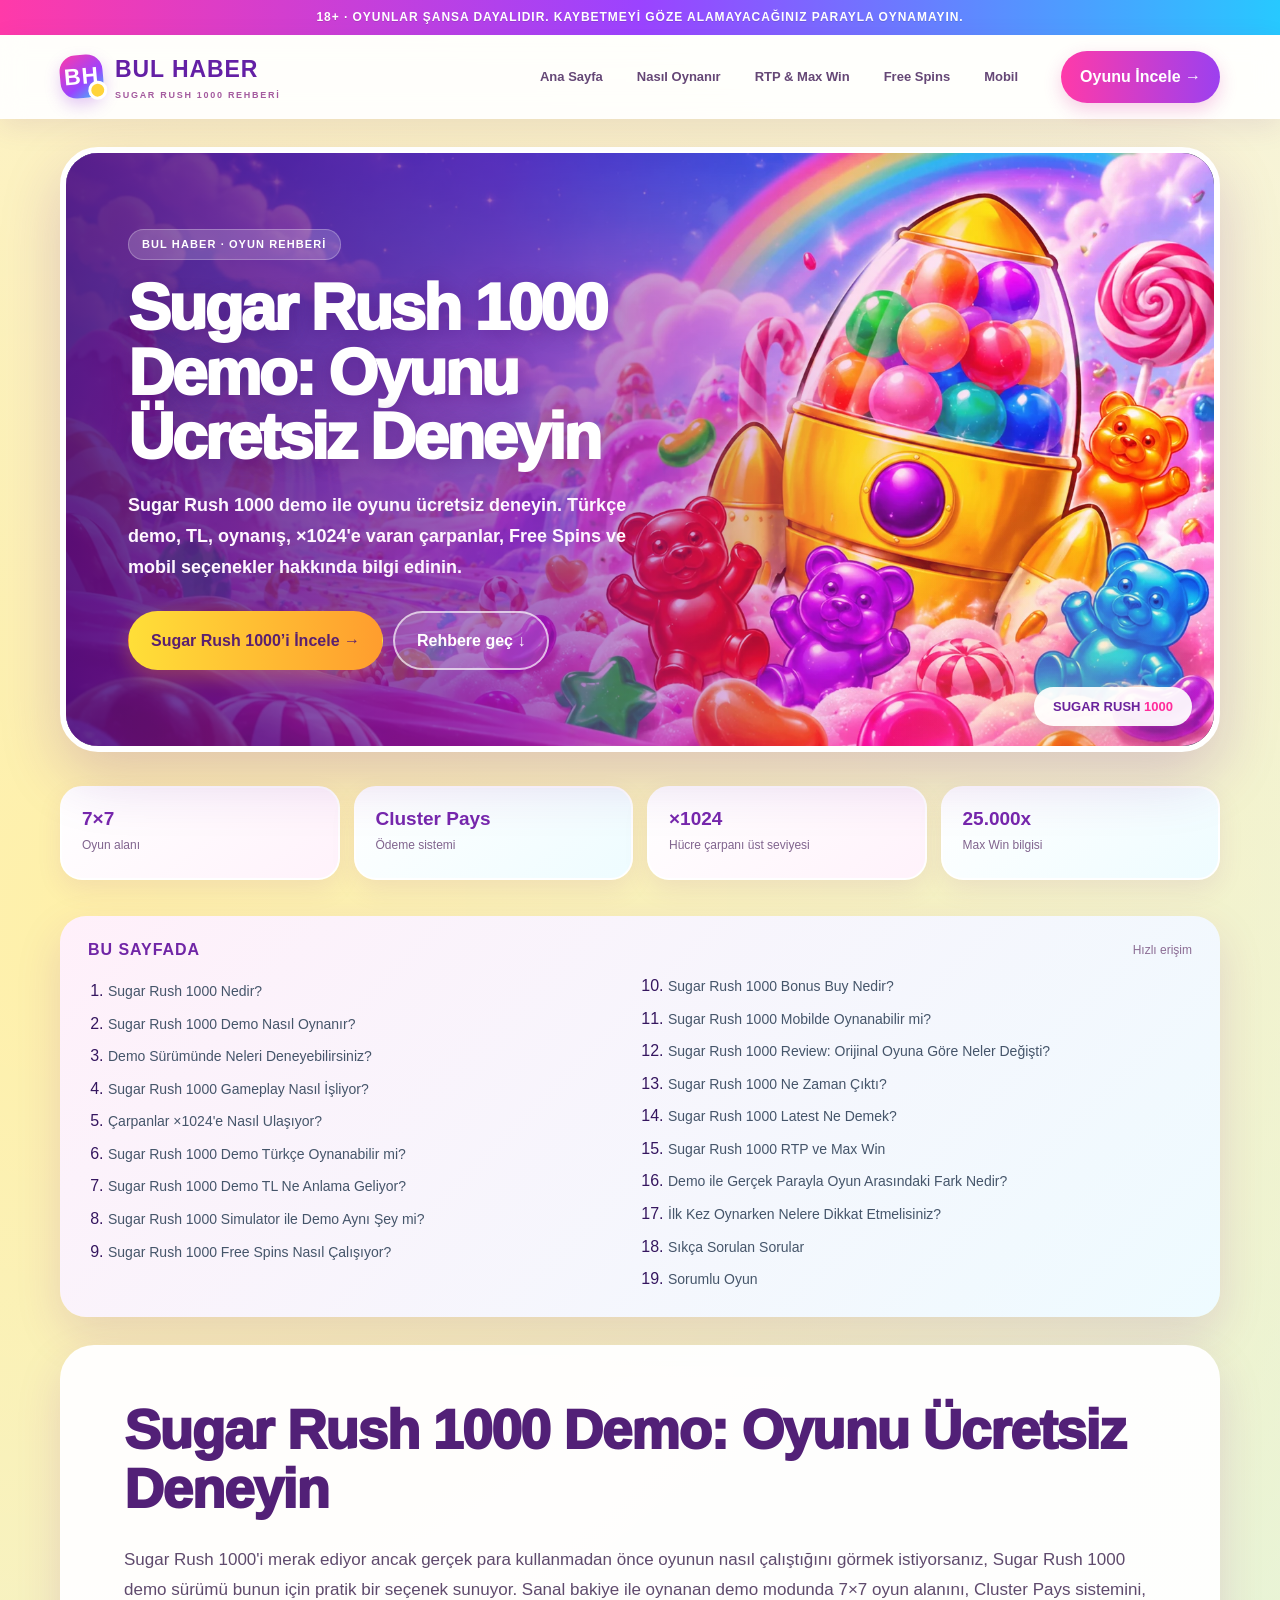
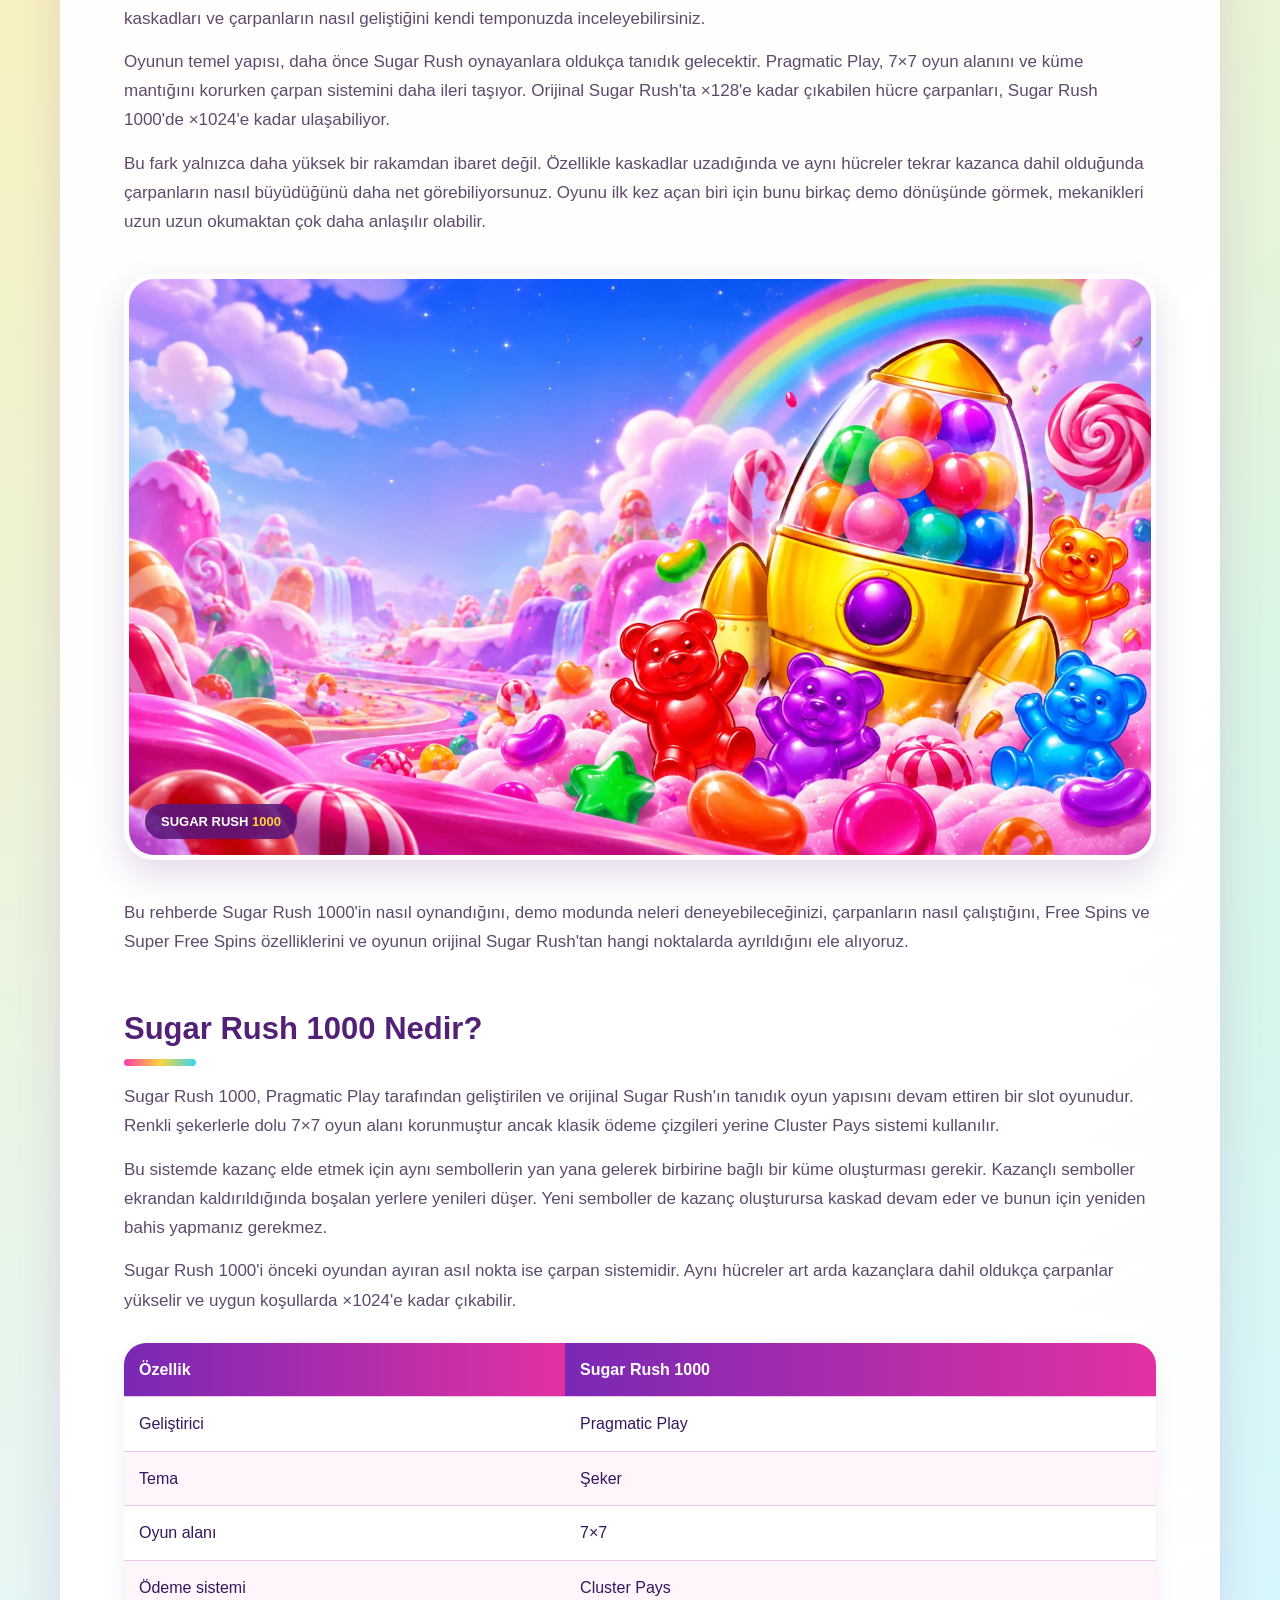
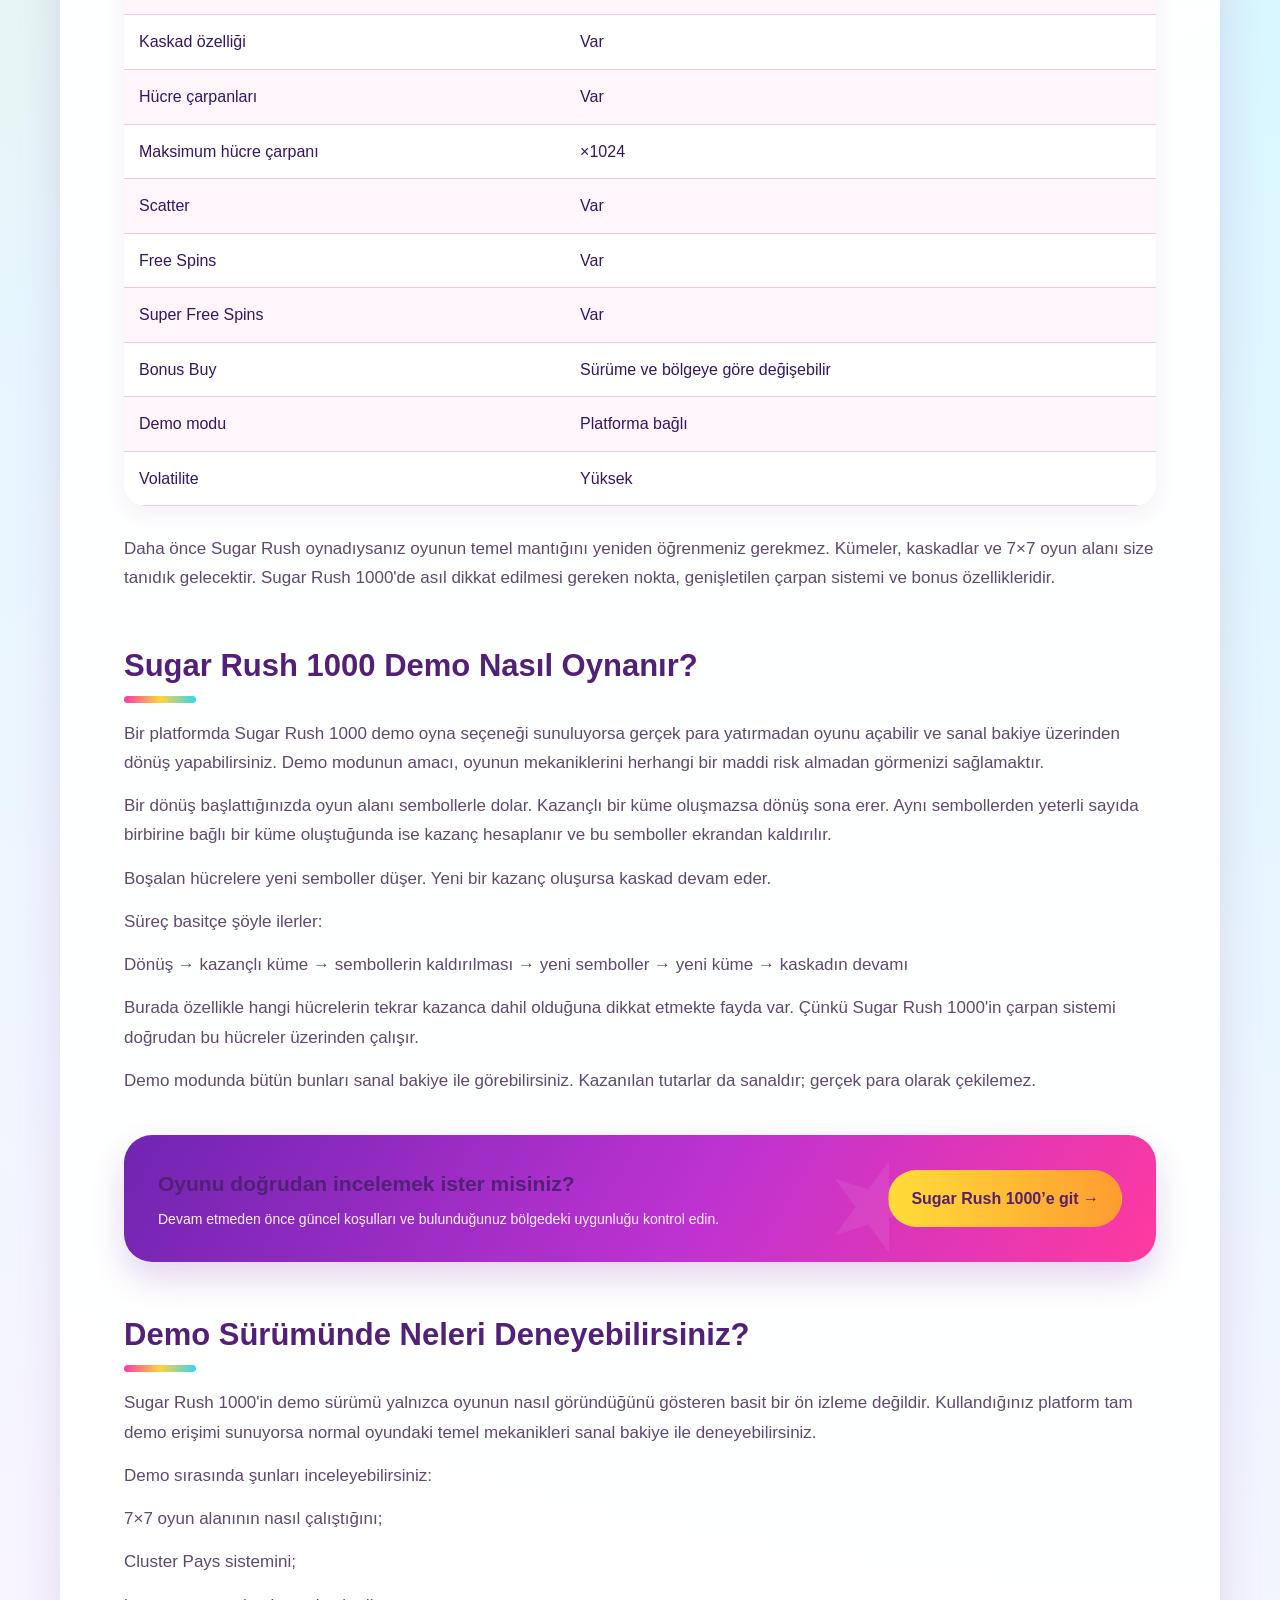
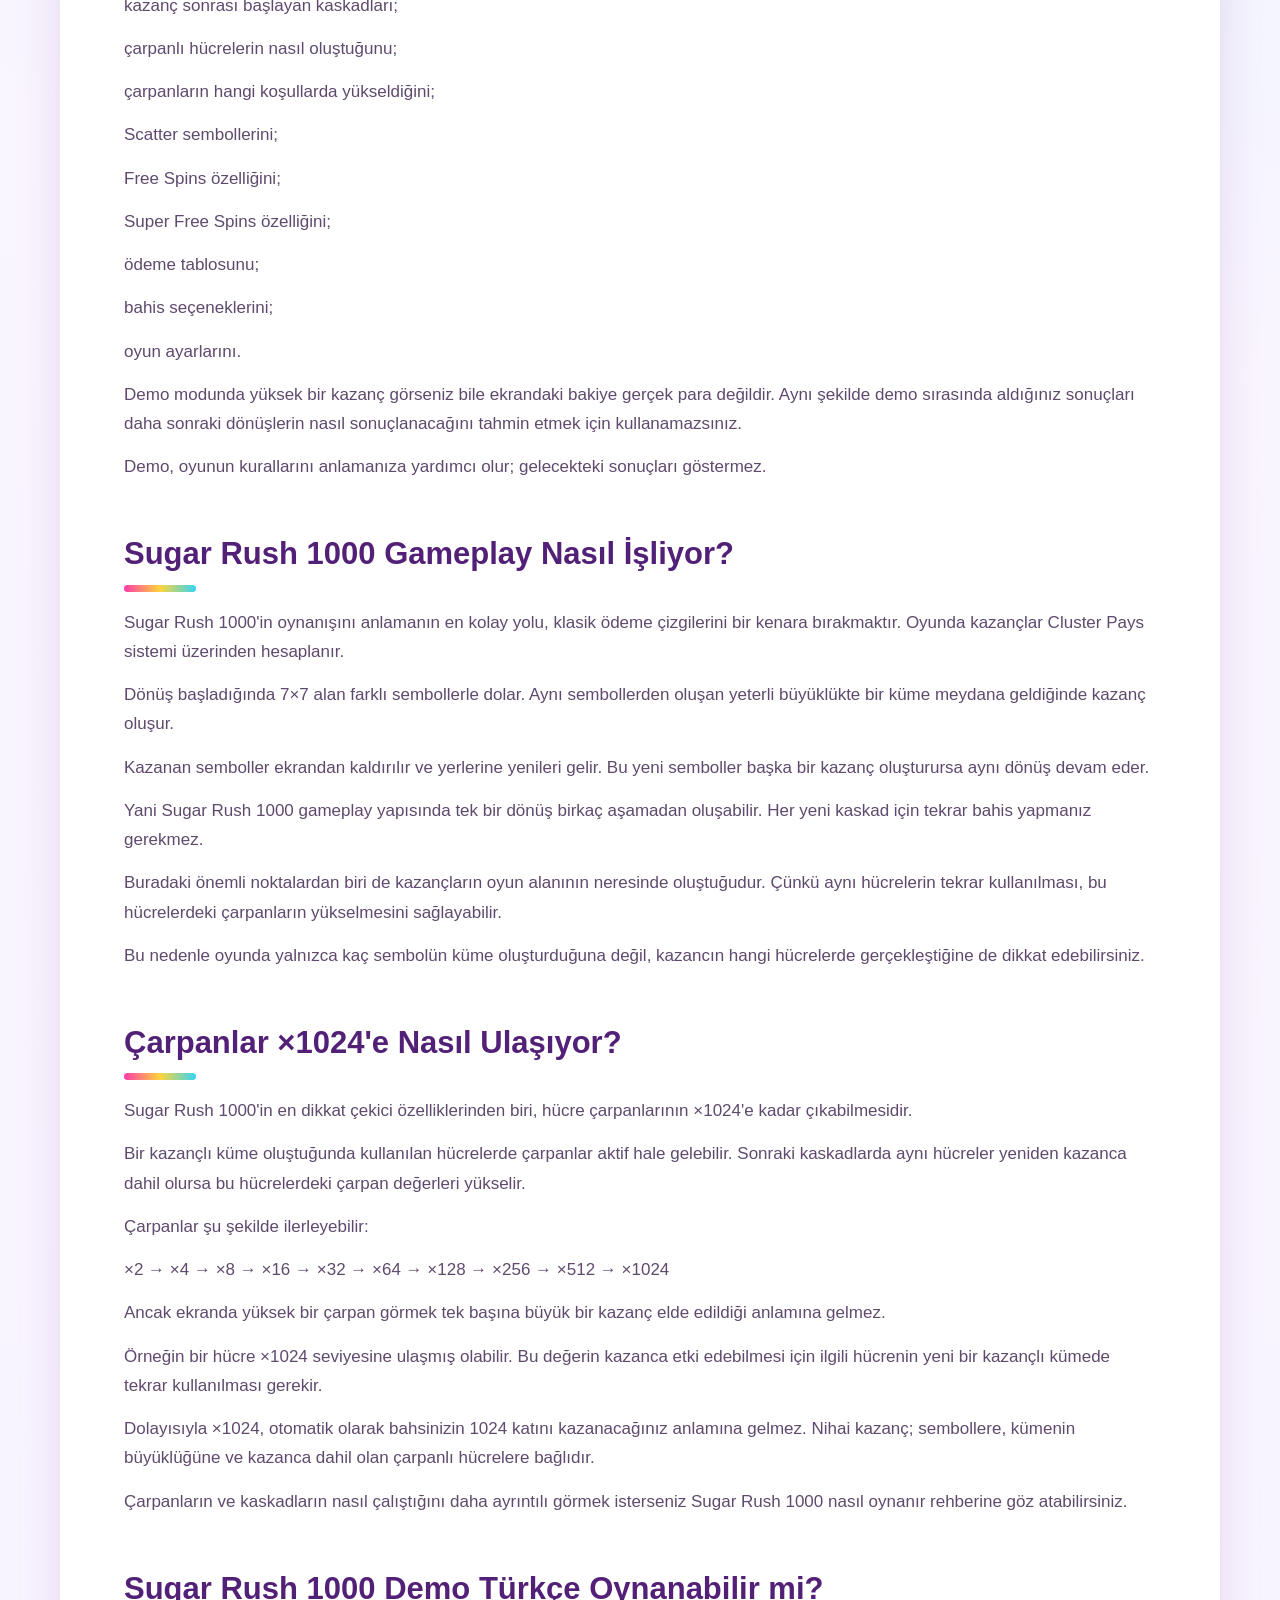
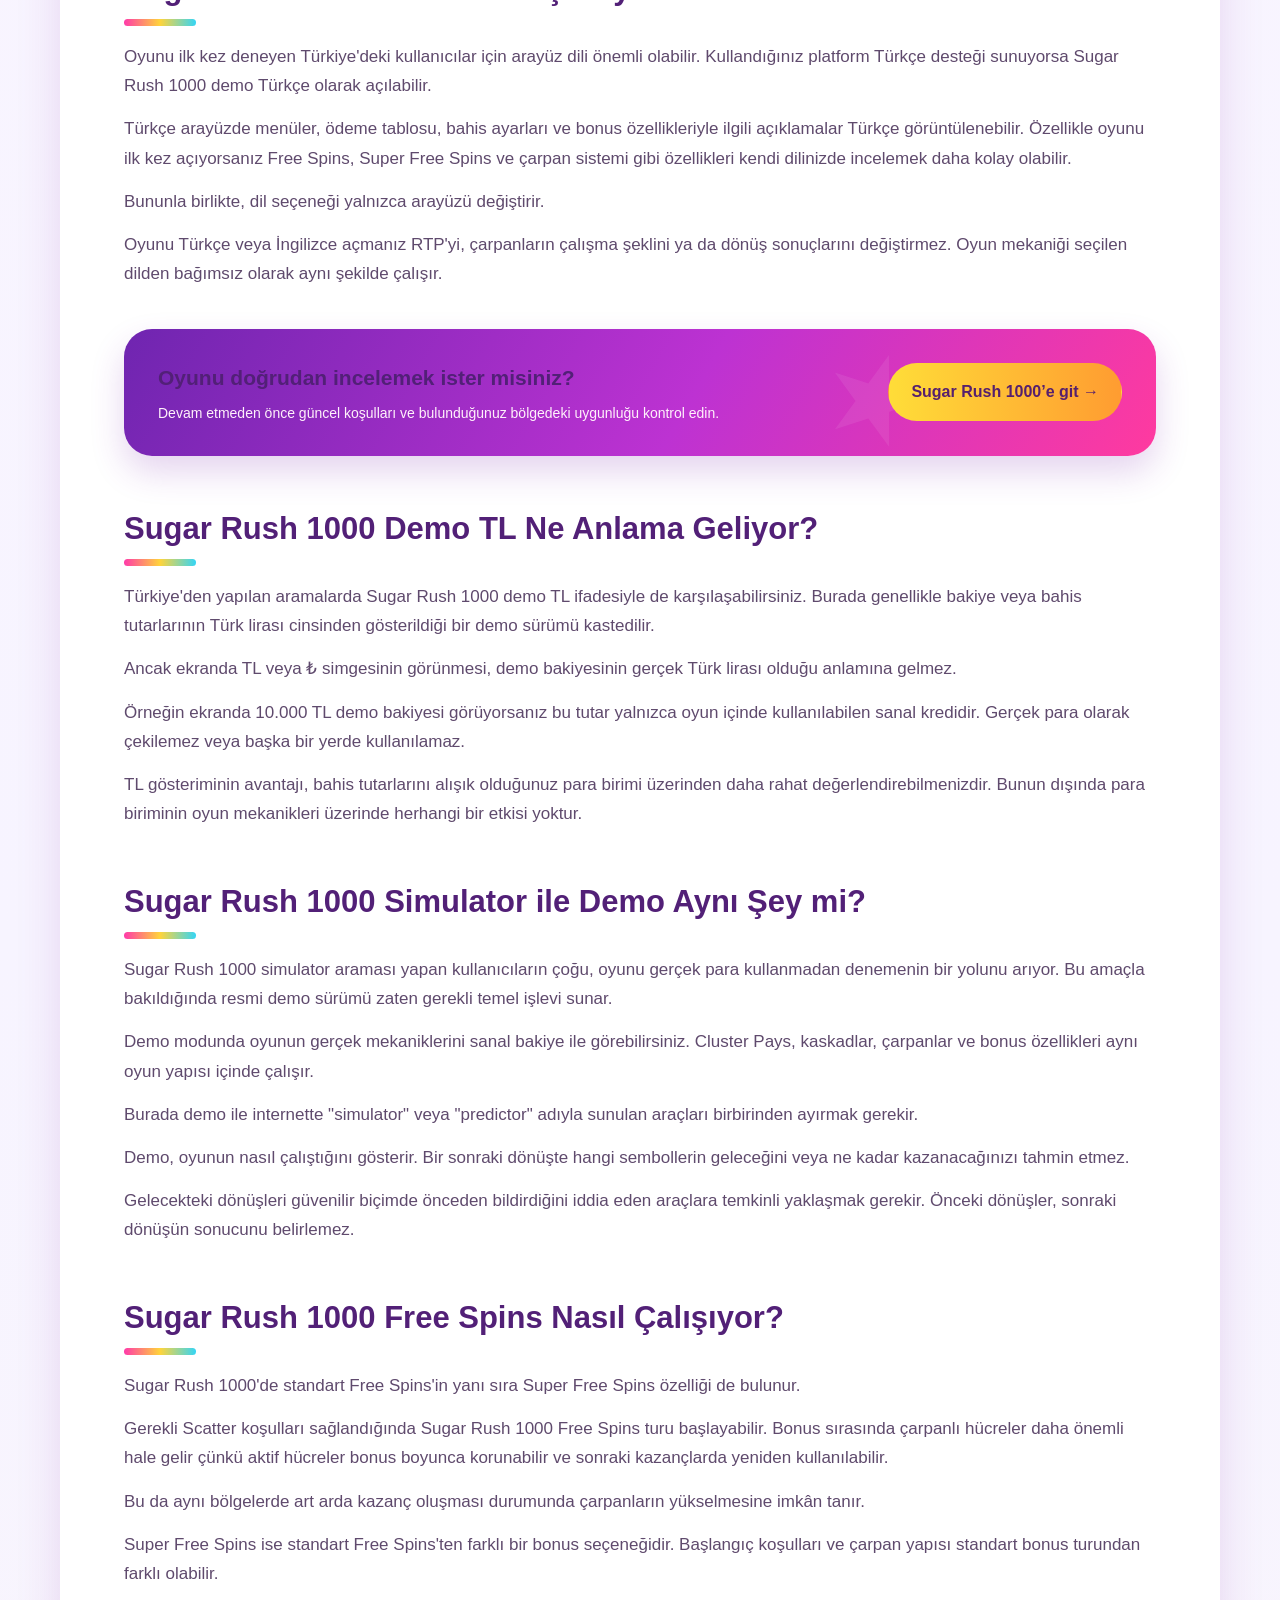
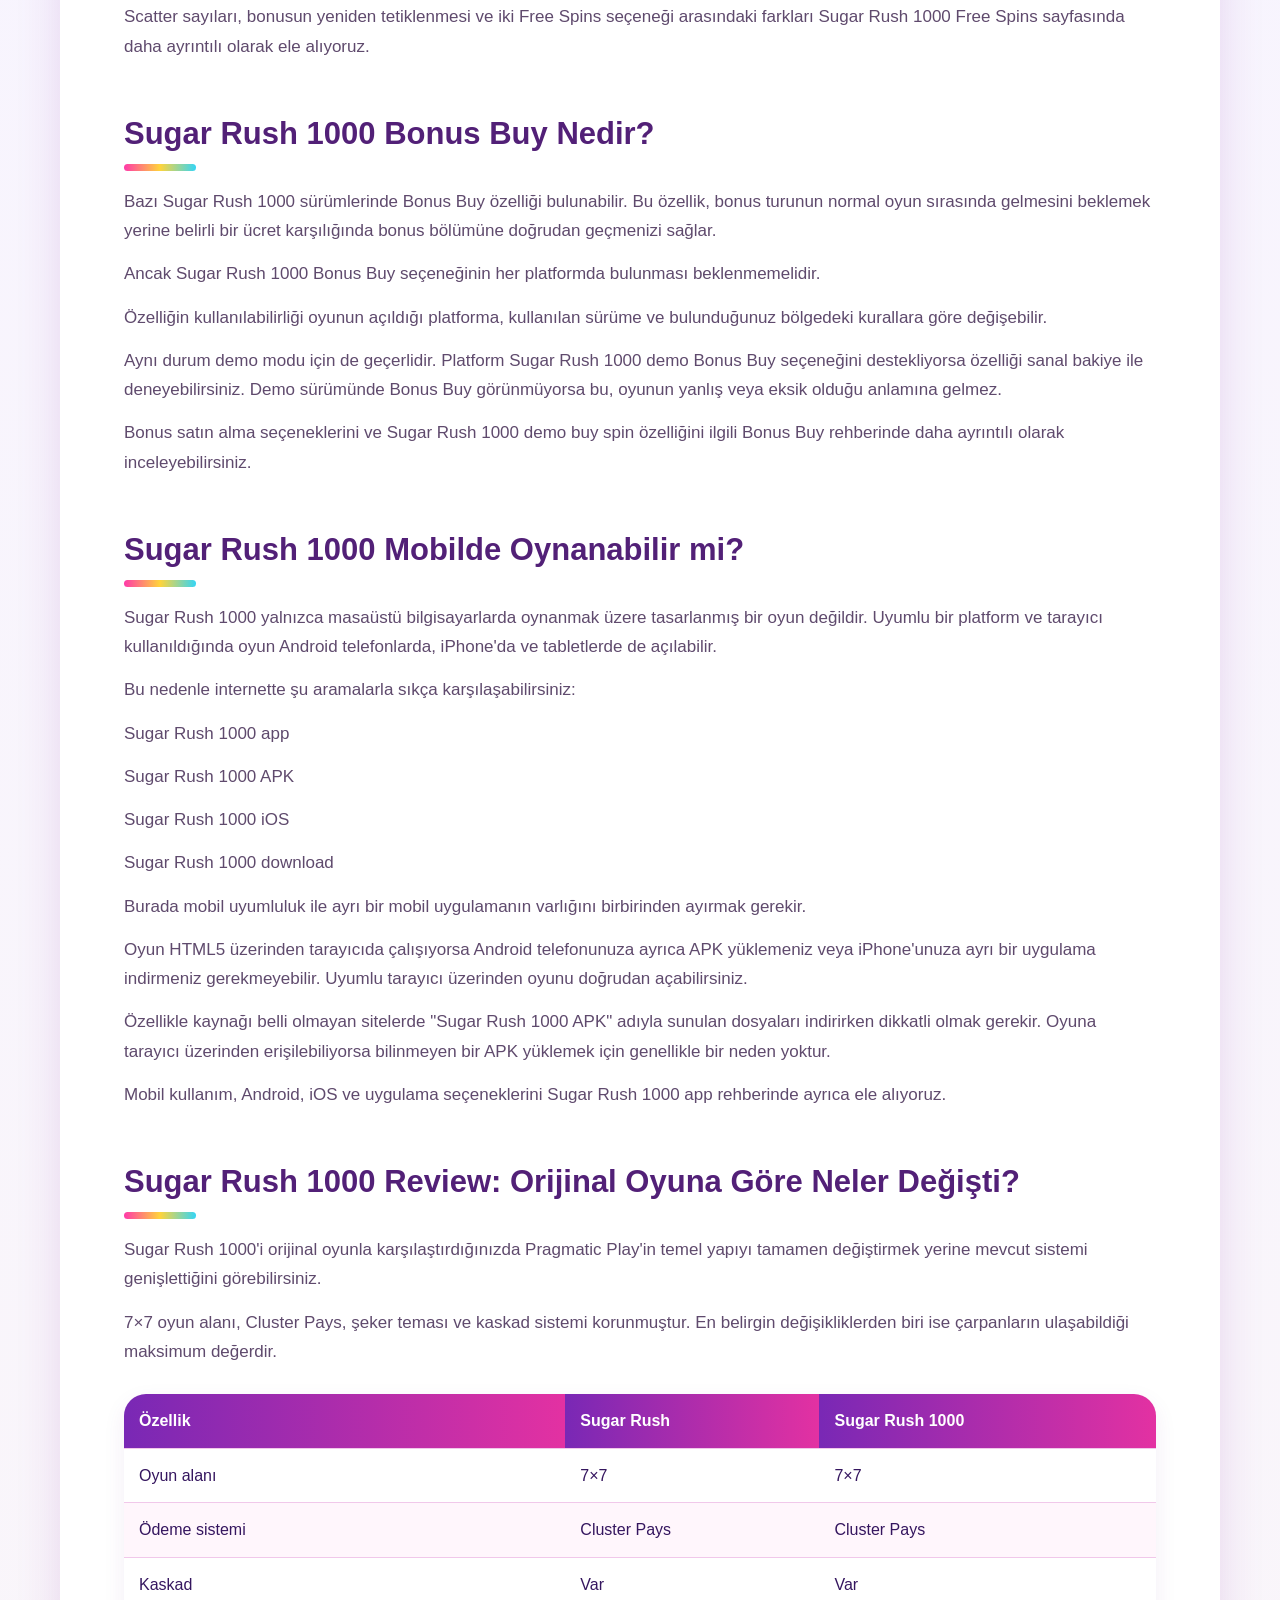
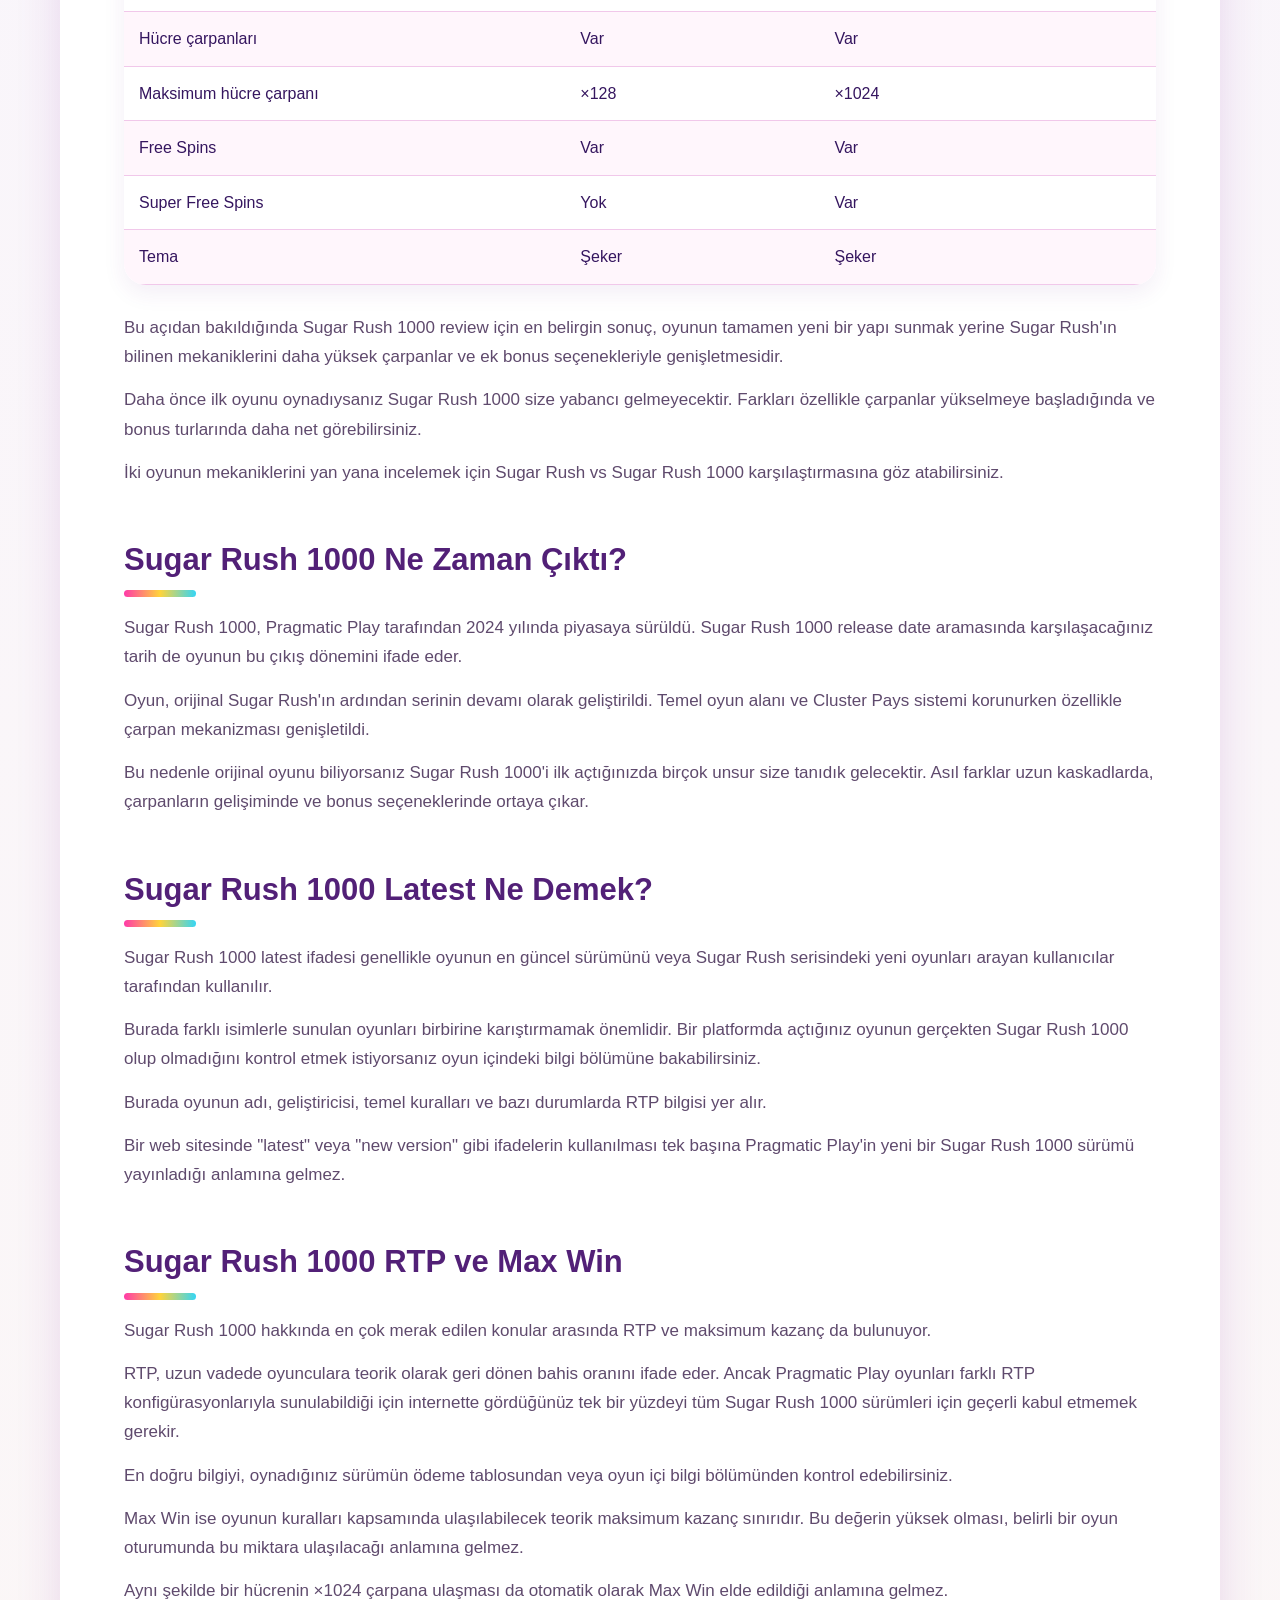
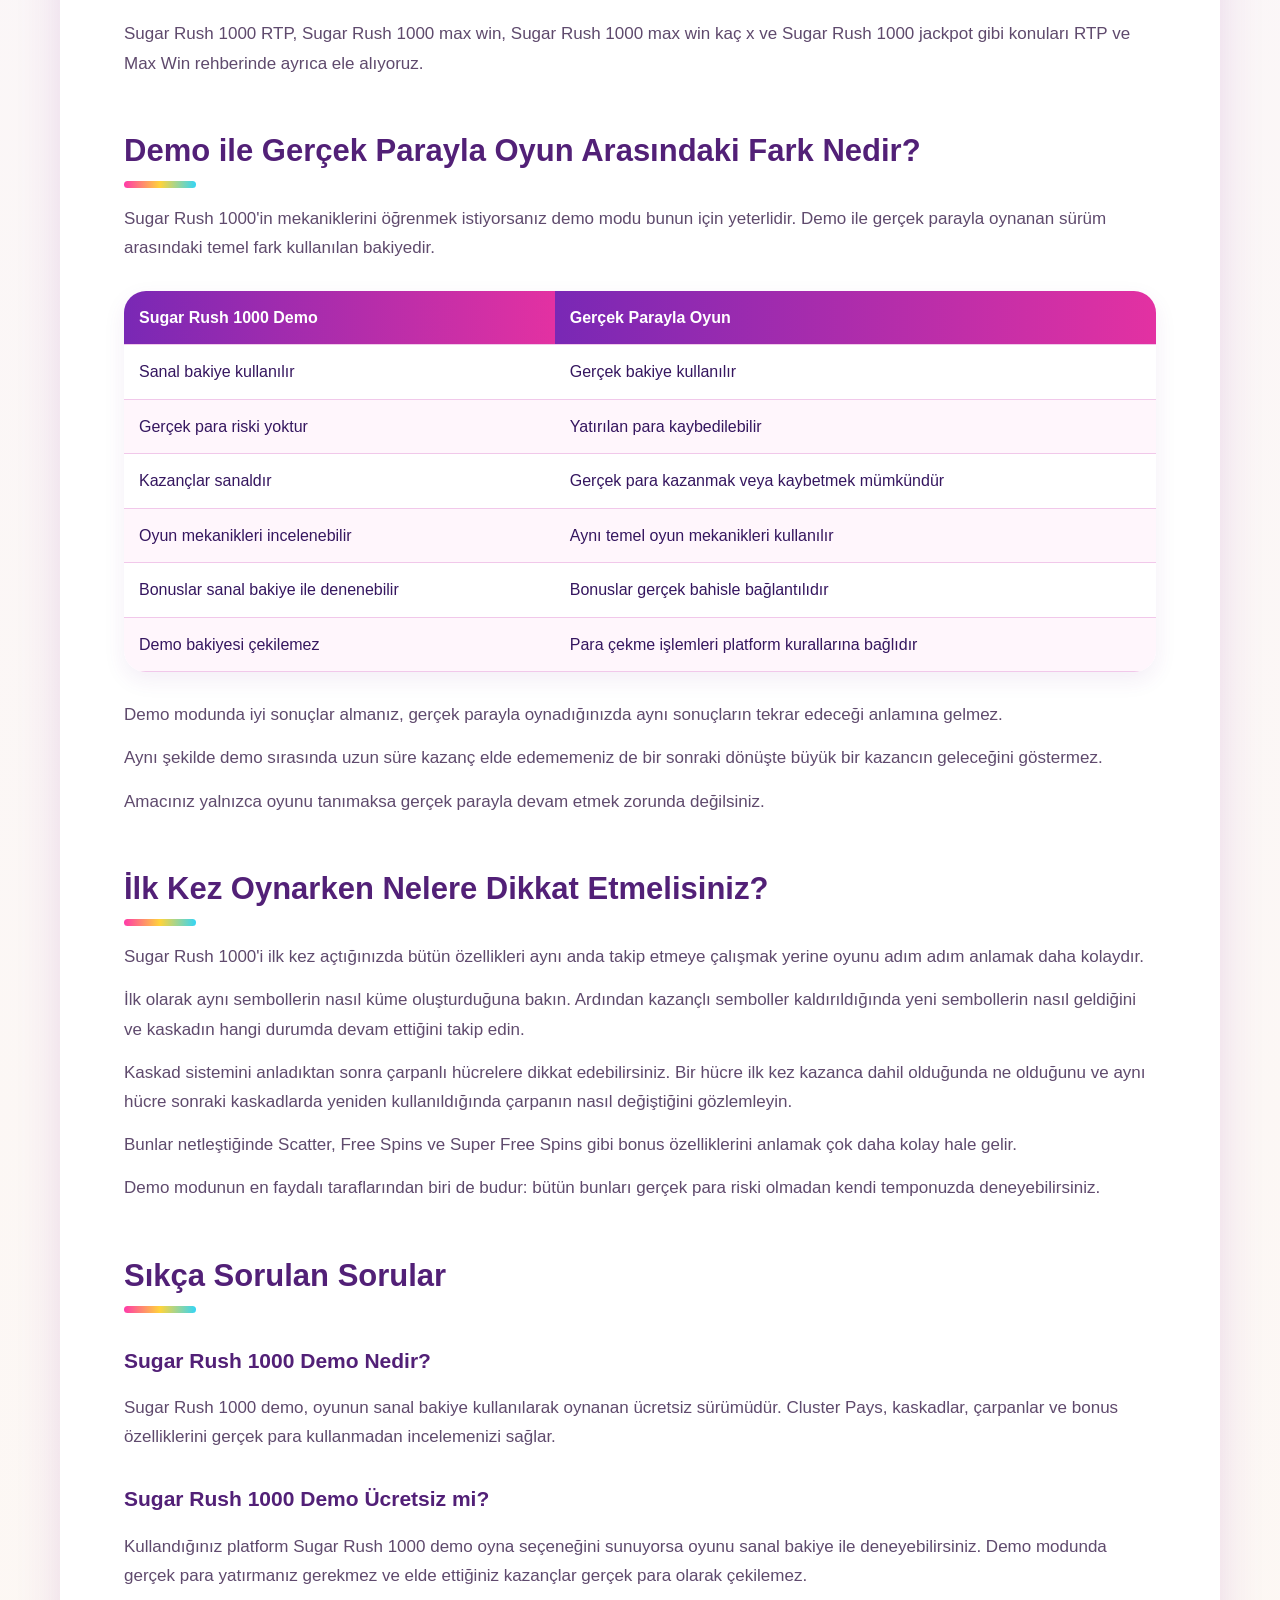
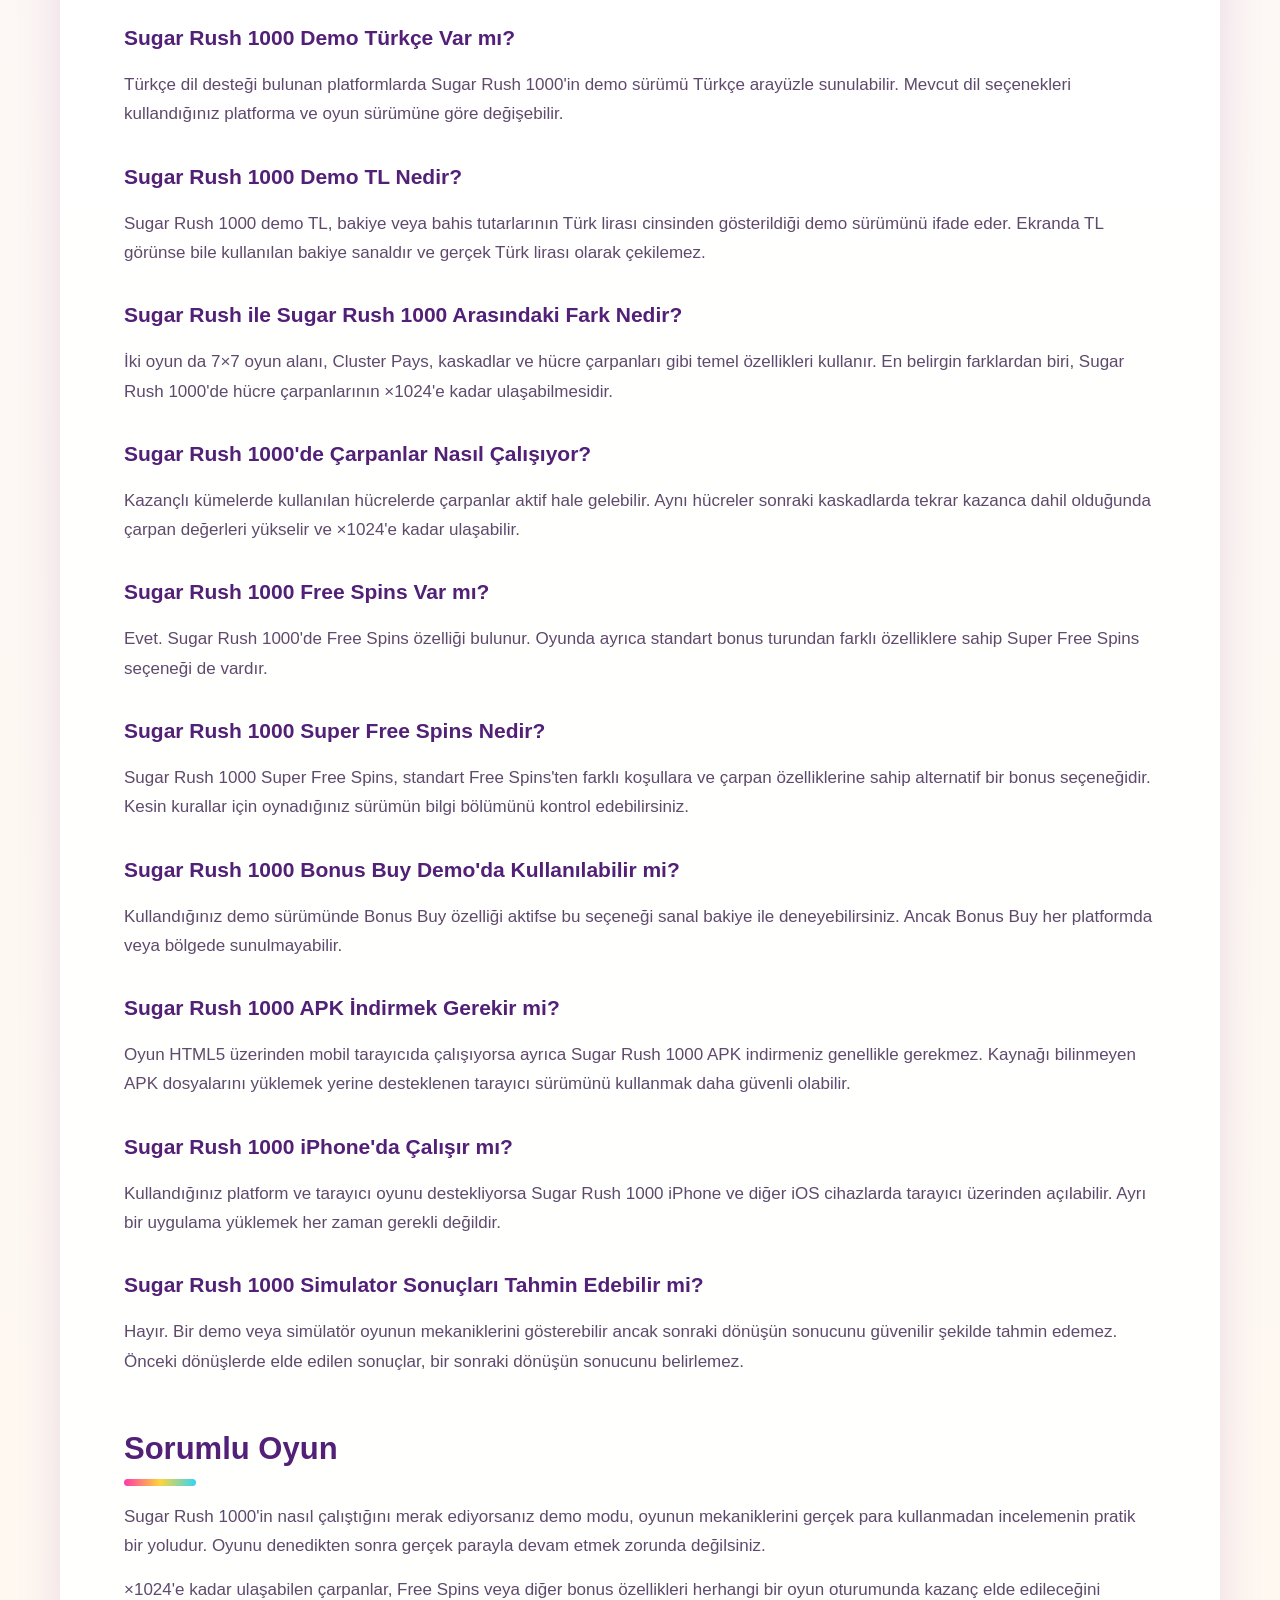
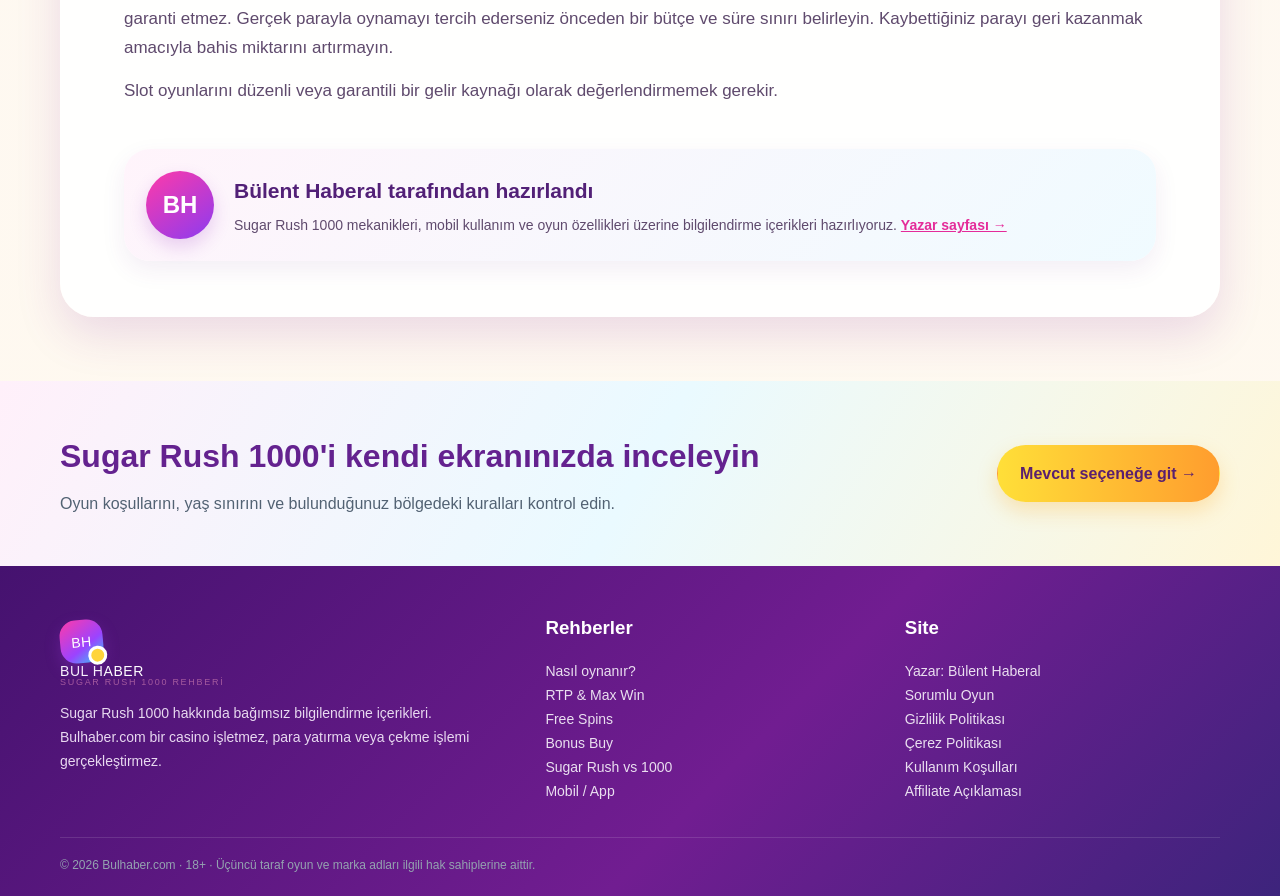
<file: index.html>
<!doctype html><html lang="tr"><head><meta charset="utf-8"><meta name="viewport" content="width=device-width,initial-scale=1"><meta name="google-site-verification" content="w_2lZKJKAQImdapxI91HxqJXmrQn_Uu8EXxJp67fZOU" /><title>Sugar Rush 1000 Demo Oyna – Ücretsiz Türkçe Demo</title><meta name="description" content="Sugar Rush 1000 demo ile oyunu ücretsiz deneyin. Türkçe demo, TL, oynanış, ×1024&#x27;e varan çarpanlar, Free Spins ve mobil seçenekler hakkında bilgi edinin."><link rel="canonical" href="https://bulhaber.com/"><meta property="og:type" content="article"><meta property="og:title" content="Sugar Rush 1000 Demo Oyna – Ücretsiz Türkçe Demo"><meta property="og:description" content="Sugar Rush 1000 demo ile oyunu ücretsiz deneyin. Türkçe demo, TL, oynanış, ×1024&#x27;e varan çarpanlar, Free Spins ve mobil seçenekler hakkında bilgi edinin."><meta property="og:url" content="https://bulhaber.com/"><meta property="og:image" content="https://bulhaber.com/assets/images/hero.webp"><meta name="twitter:card" content="summary_large_image"><link rel="icon" href="/favicon.svg" type="image/svg+xml"><link rel="stylesheet" href="/assets/style.css"><script type="application/ld+json">{"@context": "https://schema.org", "@graph": [{"@type": "WebSite", "@id": "https://bulhaber.com/#website", "url": "https://bulhaber.com/", "name": "Bul Haber", "inLanguage": "tr-TR"}, {"@type": "Person", "@id": "https://bulhaber.com/author/bulent-haberal/#person", "name": "Bülent Haberal", "url": "https://bulhaber.com/author/bulent-haberal/"}, {"@type": "Article", "headline": "Sugar Rush 1000 Demo: Oyunu Ücretsiz Deneyin", "description": "Sugar Rush 1000 demo ile oyunu ücretsiz deneyin. Türkçe demo, TL, oynanış, ×1024'e varan çarpanlar, Free Spins ve mobil seçenekler hakkında bilgi edinin.", "mainEntityOfPage": "https://bulhaber.com/", "author": {"@id": "https://bulhaber.com/author/bulent-haberal/#person"}, "publisher": {"@type": "Organization", "name": "Bul Haber", "url": "https://bulhaber.com/"}, "inLanguage": "tr-TR"}, {"@type": "BreadcrumbList", "itemListElement": [{"@type": "ListItem", "position": 1, "name": "Ana Sayfa", "item": "https://bulhaber.com/"}, {"@type": "ListItem", "position": 2, "name": "Sugar Rush 1000 Demo: Oyunu Ücretsiz Deneyin", "item": "https://bulhaber.com/"}]}]}</script></head><body><div class="topbar">18+ · Oyunlar şansa dayalıdır. Kaybetmeyi göze alamayacağınız parayla oynamayın.</div><header class="site-header"><div class="wrap nav"><a class="brand" href="/"><span class="brand-mark">BH</span><span>BUL HABER<small>SUGAR RUSH 1000 REHBERİ</small></span></a><nav class="menu"><a href="/">Ana Sayfa</a><a href="/sugar-rush-1000-nasil-oynanir/">Nasıl Oynanır</a><a href="/sugar-rush-1000-rtp-max-win/">RTP &amp; Max Win</a><a href="/sugar-rush-1000-free-spins/">Free Spins</a><a href="/sugar-rush-1000-app/">Mobil</a></nav><a class="nav-cta" href="/info/" rel="nofollow sponsored">Oyunu İncele →</a><button class="hamb" aria-label="Menü">☰</button></div></header><section class="hero"><div class="wrap"><div class="hero-shell"><img src="/assets/images/hero.webp" alt="Sugar Rush 1000 şeker temalı oyun dünyası"><div class="hero-overlay"></div><div class="hero-copy"><span class="eyebrow">BUL HABER · OYUN REHBERİ</span><h1>Sugar Rush 1000 Demo: Oyunu Ücretsiz Deneyin</h1><p>Sugar Rush 1000 demo ile oyunu ücretsiz deneyin. Türkçe demo, TL, oynanış, ×1024&#x27;e varan çarpanlar, Free Spins ve mobil seçenekler hakkında bilgi edinin.</p><div class="actions"><a class="btn btn-primary" href="/info/" rel="nofollow sponsored">Sugar Rush 1000’i İncele →</a><a class="btn btn-secondary" href="#rehber">Rehbere geç ↓</a></div></div><div class="game-stamp">SUGAR RUSH <span>1000</span></div></div></div></section><section class="quick"><div class="wrap quick-grid"><div class="quick-card"><b>7×7</b><span>Oyun alanı</span></div><div class="quick-card"><b>Cluster Pays</b><span>Ödeme sistemi</span></div><div class="quick-card"><b>×1024</b><span>Hücre çarpanı üst seviyesi</span></div><div class="quick-card"><b>25.000x</b><span>Max Win bilgisi</span></div></div></section><main class="main" id="rehber"><div class="wrap"><div class="toc"><div class="toc-head"><h2>Bu sayfada</h2><span style="font-size:12px;color:#8b6c94">Hızlı erişim</span></div><ol><li><a href="#sugar-rush-1000-nedir">Sugar Rush 1000 Nedir?</a></li><li><a href="#sugar-rush-1000-demo-nasil-oynanir">Sugar Rush 1000 Demo Nasıl Oynanır?</a></li><li><a href="#demo-surumunde-neleri-deneyebilirsiniz">Demo Sürümünde Neleri Deneyebilirsiniz?</a></li><li><a href="#sugar-rush-1000-gameplay-nasil-isliyor">Sugar Rush 1000 Gameplay Nasıl İşliyor?</a></li><li><a href="#carpanlar-1024-e-nasil-ulasiyor">Çarpanlar ×1024&#x27;e Nasıl Ulaşıyor?</a></li><li><a href="#sugar-rush-1000-demo-turkce-oynanabilir-mi">Sugar Rush 1000 Demo Türkçe Oynanabilir mi?</a></li><li><a href="#sugar-rush-1000-demo-tl-ne-anlama-geliyor">Sugar Rush 1000 Demo TL Ne Anlama Geliyor?</a></li><li><a href="#sugar-rush-1000-simulator-ile-demo-ayni-sey-mi">Sugar Rush 1000 Simulator ile Demo Aynı Şey mi?</a></li><li><a href="#sugar-rush-1000-free-spins-nasil-calisiyor">Sugar Rush 1000 Free Spins Nasıl Çalışıyor?</a></li><li><a href="#sugar-rush-1000-bonus-buy-nedir">Sugar Rush 1000 Bonus Buy Nedir?</a></li><li><a href="#sugar-rush-1000-mobilde-oynanabilir-mi">Sugar Rush 1000 Mobilde Oynanabilir mi?</a></li><li><a href="#sugar-rush-1000-review-orijinal-oyuna-gore-neler-degisti">Sugar Rush 1000 Review: Orijinal Oyuna Göre Neler Değişti?</a></li><li><a href="#sugar-rush-1000-ne-zaman-cikti">Sugar Rush 1000 Ne Zaman Çıktı?</a></li><li><a href="#sugar-rush-1000-latest-ne-demek">Sugar Rush 1000 Latest Ne Demek?</a></li><li><a href="#sugar-rush-1000-rtp-ve-max-win">Sugar Rush 1000 RTP ve Max Win</a></li><li><a href="#demo-ile-gercek-parayla-oyun-arasindaki-fark-nedir">Demo ile Gerçek Parayla Oyun Arasındaki Fark Nedir?</a></li><li><a href="#ilk-kez-oynarken-nelere-dikkat-etmelisiniz">İlk Kez Oynarken Nelere Dikkat Etmelisiniz?</a></li><li><a href="#sikca-sorulan-sorular">Sıkça Sorulan Sorular</a></li><li><a href="#sorumlu-oyun">Sorumlu Oyun</a></li></ol></div><article class="article"><h1>Sugar Rush 1000 Demo: Oyunu Ücretsiz Deneyin</h1><p>Sugar Rush 1000&#x27;i merak ediyor ancak gerçek para kullanmadan önce oyunun nasıl çalıştığını görmek istiyorsanız, Sugar Rush 1000 demo sürümü bunun için pratik bir seçenek sunuyor. Sanal bakiye ile oynanan demo modunda 7×7 oyun alanını, Cluster Pays sistemini, kaskadları ve çarpanların nasıl geliştiğini kendi temponuzda inceleyebilirsiniz.</p><p>Oyunun temel yapısı, daha önce Sugar Rush oynayanlara oldukça tanıdık gelecektir. Pragmatic Play, 7×7 oyun alanını ve küme mantığını korurken çarpan sistemini daha ileri taşıyor. Orijinal Sugar Rush&#x27;ta ×128&#x27;e kadar çıkabilen hücre çarpanları, Sugar Rush 1000&#x27;de ×1024&#x27;e kadar ulaşabiliyor.</p><p>Bu fark yalnızca daha yüksek bir rakamdan ibaret değil. Özellikle kaskadlar uzadığında ve aynı hücreler tekrar kazanca dahil olduğunda çarpanların nasıl büyüdüğünü daha net görebiliyorsunuz. Oyunu ilk kez açan biri için bunu birkaç demo dönüşünde görmek, mekanikleri uzun uzun okumaktan çok daha anlaşılır olabilir.</p><figure class="media"><img src="/assets/images/hero.webp" alt="Sugar Rush 1000 oyun görseli" loading="eager"><figcaption class="media-label">SUGAR RUSH <span>1000</span></figcaption></figure><p>Bu rehberde Sugar Rush 1000&#x27;in nasıl oynandığını, demo modunda neleri deneyebileceğinizi, çarpanların nasıl çalıştığını, Free Spins ve Super Free Spins özelliklerini ve oyunun orijinal Sugar Rush&#x27;tan hangi noktalarda ayrıldığını ele alıyoruz.</p><h2 id="sugar-rush-1000-nedir">Sugar Rush 1000 Nedir?</h2><p>Sugar Rush 1000, Pragmatic Play tarafından geliştirilen ve orijinal Sugar Rush&#x27;ın tanıdık oyun yapısını devam ettiren bir slot oyunudur. Renkli şekerlerle dolu 7×7 oyun alanı korunmuştur ancak klasik ödeme çizgileri yerine Cluster Pays sistemi kullanılır.</p><p>Bu sistemde kazanç elde etmek için aynı sembollerin yan yana gelerek birbirine bağlı bir küme oluşturması gerekir. Kazançlı semboller ekrandan kaldırıldığında boşalan yerlere yenileri düşer. Yeni semboller de kazanç oluşturursa kaskad devam eder ve bunun için yeniden bahis yapmanız gerekmez.</p><p>Sugar Rush 1000&#x27;i önceki oyundan ayıran asıl nokta ise çarpan sistemidir. Aynı hücreler art arda kazançlara dahil oldukça çarpanlar yükselir ve uygun koşullarda ×1024&#x27;e kadar çıkabilir.</p><div class="table-wrap"><table><thead><tr><th>Özellik</th><th>Sugar Rush 1000</th></tr></thead><tbody><tr><td>Geliştirici</td><td>Pragmatic Play</td></tr><tr><td>Tema</td><td>Şeker</td></tr><tr><td>Oyun alanı</td><td>7×7</td></tr><tr><td>Ödeme sistemi</td><td>Cluster Pays</td></tr><tr><td>Kaskad özelliği</td><td>Var</td></tr><tr><td>Hücre çarpanları</td><td>Var</td></tr><tr><td>Maksimum hücre çarpanı</td><td>×1024</td></tr><tr><td>Scatter</td><td>Var</td></tr><tr><td>Free Spins</td><td>Var</td></tr><tr><td>Super Free Spins</td><td>Var</td></tr><tr><td>Bonus Buy</td><td>Sürüme ve bölgeye göre değişebilir</td></tr><tr><td>Demo modu</td><td>Platforma bağlı</td></tr><tr><td>Volatilite</td><td>Yüksek</td></tr></tbody></table></div><p>Daha önce Sugar Rush oynadıysanız oyunun temel mantığını yeniden öğrenmeniz gerekmez. Kümeler, kaskadlar ve 7×7 oyun alanı size tanıdık gelecektir. Sugar Rush 1000&#x27;de asıl dikkat edilmesi gereken nokta, genişletilen çarpan sistemi ve bonus özellikleridir.</p><h2 id="sugar-rush-1000-demo-nasil-oynanir">Sugar Rush 1000 Demo Nasıl Oynanır?</h2><p>Bir platformda Sugar Rush 1000 demo oyna seçeneği sunuluyorsa gerçek para yatırmadan oyunu açabilir ve sanal bakiye üzerinden dönüş yapabilirsiniz. Demo modunun amacı, oyunun mekaniklerini herhangi bir maddi risk almadan görmenizi sağlamaktır.</p><p>Bir dönüş başlattığınızda oyun alanı sembollerle dolar. Kazançlı bir küme oluşmazsa dönüş sona erer. Aynı sembollerden yeterli sayıda birbirine bağlı bir küme oluştuğunda ise kazanç hesaplanır ve bu semboller ekrandan kaldırılır.</p><p>Boşalan hücrelere yeni semboller düşer. Yeni bir kazanç oluşursa kaskad devam eder.</p><p>Süreç basitçe şöyle ilerler:</p><p>Dönüş → kazançlı küme → sembollerin kaldırılması → yeni semboller → yeni küme → kaskadın devamı</p><p>Burada özellikle hangi hücrelerin tekrar kazanca dahil olduğuna dikkat etmekte fayda var. Çünkü Sugar Rush 1000&#x27;in çarpan sistemi doğrudan bu hücreler üzerinden çalışır.</p><p>Demo modunda bütün bunları sanal bakiye ile görebilirsiniz. Kazanılan tutarlar da sanaldır; gerçek para olarak çekilemez.</p><div class="cta-strip"><div><h3>Oyunu doğrudan incelemek ister misiniz?</h3><p>Devam etmeden önce güncel koşulları ve bulunduğunuz bölgedeki uygunluğu kontrol edin.</p></div><a class="btn" href="/info/" rel="nofollow sponsored">Sugar Rush 1000’e git →</a></div><h2 id="demo-surumunde-neleri-deneyebilirsiniz">Demo Sürümünde Neleri Deneyebilirsiniz?</h2><p>Sugar Rush 1000&#x27;in demo sürümü yalnızca oyunun nasıl göründüğünü gösteren basit bir ön izleme değildir. Kullandığınız platform tam demo erişimi sunuyorsa normal oyundaki temel mekanikleri sanal bakiye ile deneyebilirsiniz.</p><p>Demo sırasında şunları inceleyebilirsiniz:</p><p>7×7 oyun alanının nasıl çalıştığını;</p><p>Cluster Pays sistemini;</p><p>kazanç sonrası başlayan kaskadları;</p><p>çarpanlı hücrelerin nasıl oluştuğunu;</p><p>çarpanların hangi koşullarda yükseldiğini;</p><p>Scatter sembollerini;</p><p>Free Spins özelliğini;</p><p>Super Free Spins özelliğini;</p><p>ödeme tablosunu;</p><p>bahis seçeneklerini;</p><p>oyun ayarlarını.</p><p>Demo modunda yüksek bir kazanç görseniz bile ekrandaki bakiye gerçek para değildir. Aynı şekilde demo sırasında aldığınız sonuçları daha sonraki dönüşlerin nasıl sonuçlanacağını tahmin etmek için kullanamazsınız.</p><p>Demo, oyunun kurallarını anlamanıza yardımcı olur; gelecekteki sonuçları göstermez.</p><h2 id="sugar-rush-1000-gameplay-nasil-isliyor">Sugar Rush 1000 Gameplay Nasıl İşliyor?</h2><p>Sugar Rush 1000&#x27;in oynanışını anlamanın en kolay yolu, klasik ödeme çizgilerini bir kenara bırakmaktır. Oyunda kazançlar Cluster Pays sistemi üzerinden hesaplanır.</p><p>Dönüş başladığında 7×7 alan farklı sembollerle dolar. Aynı sembollerden oluşan yeterli büyüklükte bir küme meydana geldiğinde kazanç oluşur.</p><p>Kazanan semboller ekrandan kaldırılır ve yerlerine yenileri gelir. Bu yeni semboller başka bir kazanç oluşturursa aynı dönüş devam eder.</p><p>Yani Sugar Rush 1000 gameplay yapısında tek bir dönüş birkaç aşamadan oluşabilir. Her yeni kaskad için tekrar bahis yapmanız gerekmez.</p><p>Buradaki önemli noktalardan biri de kazançların oyun alanının neresinde oluştuğudur. Çünkü aynı hücrelerin tekrar kullanılması, bu hücrelerdeki çarpanların yükselmesini sağlayabilir.</p><p>Bu nedenle oyunda yalnızca kaç sembolün küme oluşturduğuna değil, kazancın hangi hücrelerde gerçekleştiğine de dikkat edebilirsiniz.</p><h2 id="carpanlar-1024-e-nasil-ulasiyor">Çarpanlar ×1024&#x27;e Nasıl Ulaşıyor?</h2><p>Sugar Rush 1000&#x27;in en dikkat çekici özelliklerinden biri, hücre çarpanlarının ×1024&#x27;e kadar çıkabilmesidir.</p><p>Bir kazançlı küme oluştuğunda kullanılan hücrelerde çarpanlar aktif hale gelebilir. Sonraki kaskadlarda aynı hücreler yeniden kazanca dahil olursa bu hücrelerdeki çarpan değerleri yükselir.</p><p>Çarpanlar şu şekilde ilerleyebilir:</p><p>×2 → ×4 → ×8 → ×16 → ×32 → ×64 → ×128 → ×256 → ×512 → ×1024</p><p>Ancak ekranda yüksek bir çarpan görmek tek başına büyük bir kazanç elde edildiği anlamına gelmez.</p><p>Örneğin bir hücre ×1024 seviyesine ulaşmış olabilir. Bu değerin kazanca etki edebilmesi için ilgili hücrenin yeni bir kazançlı kümede tekrar kullanılması gerekir.</p><p>Dolayısıyla ×1024, otomatik olarak bahsinizin 1024 katını kazanacağınız anlamına gelmez. Nihai kazanç; sembollere, kümenin büyüklüğüne ve kazanca dahil olan çarpanlı hücrelere bağlıdır.</p><p>Çarpanların ve kaskadların nasıl çalıştığını daha ayrıntılı görmek isterseniz Sugar Rush 1000 nasıl oynanır rehberine göz atabilirsiniz.</p><h2 id="sugar-rush-1000-demo-turkce-oynanabilir-mi">Sugar Rush 1000 Demo Türkçe Oynanabilir mi?</h2><p>Oyunu ilk kez deneyen Türkiye&#x27;deki kullanıcılar için arayüz dili önemli olabilir. Kullandığınız platform Türkçe desteği sunuyorsa Sugar Rush 1000 demo Türkçe olarak açılabilir.</p><p>Türkçe arayüzde menüler, ödeme tablosu, bahis ayarları ve bonus özellikleriyle ilgili açıklamalar Türkçe görüntülenebilir. Özellikle oyunu ilk kez açıyorsanız Free Spins, Super Free Spins ve çarpan sistemi gibi özellikleri kendi dilinizde incelemek daha kolay olabilir.</p><p>Bununla birlikte, dil seçeneği yalnızca arayüzü değiştirir.</p><p>Oyunu Türkçe veya İngilizce açmanız RTP&#x27;yi, çarpanların çalışma şeklini ya da dönüş sonuçlarını değiştirmez. Oyun mekaniği seçilen dilden bağımsız olarak aynı şekilde çalışır.</p><div class="cta-strip"><div><h3>Oyunu doğrudan incelemek ister misiniz?</h3><p>Devam etmeden önce güncel koşulları ve bulunduğunuz bölgedeki uygunluğu kontrol edin.</p></div><a class="btn" href="/info/" rel="nofollow sponsored">Sugar Rush 1000’e git →</a></div><h2 id="sugar-rush-1000-demo-tl-ne-anlama-geliyor">Sugar Rush 1000 Demo TL Ne Anlama Geliyor?</h2><p>Türkiye&#x27;den yapılan aramalarda Sugar Rush 1000 demo TL ifadesiyle de karşılaşabilirsiniz. Burada genellikle bakiye veya bahis tutarlarının Türk lirası cinsinden gösterildiği bir demo sürümü kastedilir.</p><p>Ancak ekranda TL veya ₺ simgesinin görünmesi, demo bakiyesinin gerçek Türk lirası olduğu anlamına gelmez.</p><p>Örneğin ekranda 10.000 TL demo bakiyesi görüyorsanız bu tutar yalnızca oyun içinde kullanılabilen sanal kredidir. Gerçek para olarak çekilemez veya başka bir yerde kullanılamaz.</p><p>TL gösteriminin avantajı, bahis tutarlarını alışık olduğunuz para birimi üzerinden daha rahat değerlendirebilmenizdir. Bunun dışında para biriminin oyun mekanikleri üzerinde herhangi bir etkisi yoktur.</p><h2 id="sugar-rush-1000-simulator-ile-demo-ayni-sey-mi">Sugar Rush 1000 Simulator ile Demo Aynı Şey mi?</h2><p>Sugar Rush 1000 simulator araması yapan kullanıcıların çoğu, oyunu gerçek para kullanmadan denemenin bir yolunu arıyor. Bu amaçla bakıldığında resmi demo sürümü zaten gerekli temel işlevi sunar.</p><p>Demo modunda oyunun gerçek mekaniklerini sanal bakiye ile görebilirsiniz. Cluster Pays, kaskadlar, çarpanlar ve bonus özellikleri aynı oyun yapısı içinde çalışır.</p><p>Burada demo ile internette &quot;simulator&quot; veya &quot;predictor&quot; adıyla sunulan araçları birbirinden ayırmak gerekir.</p><p>Demo, oyunun nasıl çalıştığını gösterir. Bir sonraki dönüşte hangi sembollerin geleceğini veya ne kadar kazanacağınızı tahmin etmez.</p><p>Gelecekteki dönüşleri güvenilir biçimde önceden bildirdiğini iddia eden araçlara temkinli yaklaşmak gerekir. Önceki dönüşler, sonraki dönüşün sonucunu belirlemez.</p><h2 id="sugar-rush-1000-free-spins-nasil-calisiyor">Sugar Rush 1000 Free Spins Nasıl Çalışıyor?</h2><p>Sugar Rush 1000&#x27;de standart Free Spins&#x27;in yanı sıra Super Free Spins özelliği de bulunur.</p><p>Gerekli Scatter koşulları sağlandığında Sugar Rush 1000 Free Spins turu başlayabilir. Bonus sırasında çarpanlı hücreler daha önemli hale gelir çünkü aktif hücreler bonus boyunca korunabilir ve sonraki kazançlarda yeniden kullanılabilir.</p><p>Bu da aynı bölgelerde art arda kazanç oluşması durumunda çarpanların yükselmesine imkân tanır.</p><p>Super Free Spins ise standart Free Spins&#x27;ten farklı bir bonus seçeneğidir. Başlangıç koşulları ve çarpan yapısı standart bonus turundan farklı olabilir.</p><p>Scatter sayıları, bonusun yeniden tetiklenmesi ve iki Free Spins seçeneği arasındaki farkları Sugar Rush 1000 Free Spins sayfasında daha ayrıntılı olarak ele alıyoruz.</p><h2 id="sugar-rush-1000-bonus-buy-nedir">Sugar Rush 1000 Bonus Buy Nedir?</h2><p>Bazı Sugar Rush 1000 sürümlerinde Bonus Buy özelliği bulunabilir. Bu özellik, bonus turunun normal oyun sırasında gelmesini beklemek yerine belirli bir ücret karşılığında bonus bölümüne doğrudan geçmenizi sağlar.</p><p>Ancak Sugar Rush 1000 Bonus Buy seçeneğinin her platformda bulunması beklenmemelidir.</p><p>Özelliğin kullanılabilirliği oyunun açıldığı platforma, kullanılan sürüme ve bulunduğunuz bölgedeki kurallara göre değişebilir.</p><p>Aynı durum demo modu için de geçerlidir. Platform Sugar Rush 1000 demo Bonus Buy seçeneğini destekliyorsa özelliği sanal bakiye ile deneyebilirsiniz. Demo sürümünde Bonus Buy görünmüyorsa bu, oyunun yanlış veya eksik olduğu anlamına gelmez.</p><p>Bonus satın alma seçeneklerini ve Sugar Rush 1000 demo buy spin özelliğini ilgili Bonus Buy rehberinde daha ayrıntılı olarak inceleyebilirsiniz.</p><h2 id="sugar-rush-1000-mobilde-oynanabilir-mi">Sugar Rush 1000 Mobilde Oynanabilir mi?</h2><p>Sugar Rush 1000 yalnızca masaüstü bilgisayarlarda oynanmak üzere tasarlanmış bir oyun değildir. Uyumlu bir platform ve tarayıcı kullanıldığında oyun Android telefonlarda, iPhone&#x27;da ve tabletlerde de açılabilir.</p><p>Bu nedenle internette şu aramalarla sıkça karşılaşabilirsiniz:</p><p>Sugar Rush 1000 app</p><p>Sugar Rush 1000 APK</p><p>Sugar Rush 1000 iOS</p><p>Sugar Rush 1000 download</p><p>Burada mobil uyumluluk ile ayrı bir mobil uygulamanın varlığını birbirinden ayırmak gerekir.</p><p>Oyun HTML5 üzerinden tarayıcıda çalışıyorsa Android telefonunuza ayrıca APK yüklemeniz veya iPhone&#x27;unuza ayrı bir uygulama indirmeniz gerekmeyebilir. Uyumlu tarayıcı üzerinden oyunu doğrudan açabilirsiniz.</p><p>Özellikle kaynağı belli olmayan sitelerde &quot;Sugar Rush 1000 APK&quot; adıyla sunulan dosyaları indirirken dikkatli olmak gerekir. Oyuna tarayıcı üzerinden erişilebiliyorsa bilinmeyen bir APK yüklemek için genellikle bir neden yoktur.</p><p>Mobil kullanım, Android, iOS ve uygulama seçeneklerini Sugar Rush 1000 app rehberinde ayrıca ele alıyoruz.</p><h2 id="sugar-rush-1000-review-orijinal-oyuna-gore-neler-degisti">Sugar Rush 1000 Review: Orijinal Oyuna Göre Neler Değişti?</h2><p>Sugar Rush 1000&#x27;i orijinal oyunla karşılaştırdığınızda Pragmatic Play&#x27;in temel yapıyı tamamen değiştirmek yerine mevcut sistemi genişlettiğini görebilirsiniz.</p><p>7×7 oyun alanı, Cluster Pays, şeker teması ve kaskad sistemi korunmuştur. En belirgin değişikliklerden biri ise çarpanların ulaşabildiği maksimum değerdir.</p><div class="table-wrap"><table><thead><tr><th>Özellik</th><th>Sugar Rush</th><th>Sugar Rush 1000</th></tr></thead><tbody><tr><td>Oyun alanı</td><td>7×7</td><td>7×7</td></tr><tr><td>Ödeme sistemi</td><td>Cluster Pays</td><td>Cluster Pays</td></tr><tr><td>Kaskad</td><td>Var</td><td>Var</td></tr><tr><td>Hücre çarpanları</td><td>Var</td><td>Var</td></tr><tr><td>Maksimum hücre çarpanı</td><td>×128</td><td>×1024</td></tr><tr><td>Free Spins</td><td>Var</td><td>Var</td></tr><tr><td>Super Free Spins</td><td>Yok</td><td>Var</td></tr><tr><td>Tema</td><td>Şeker</td><td>Şeker</td></tr></tbody></table></div><p>Bu açıdan bakıldığında Sugar Rush 1000 review için en belirgin sonuç, oyunun tamamen yeni bir yapı sunmak yerine Sugar Rush&#x27;ın bilinen mekaniklerini daha yüksek çarpanlar ve ek bonus seçenekleriyle genişletmesidir.</p><p>Daha önce ilk oyunu oynadıysanız Sugar Rush 1000 size yabancı gelmeyecektir. Farkları özellikle çarpanlar yükselmeye başladığında ve bonus turlarında daha net görebilirsiniz.</p><p>İki oyunun mekaniklerini yan yana incelemek için Sugar Rush vs Sugar Rush 1000 karşılaştırmasına göz atabilirsiniz.</p><h2 id="sugar-rush-1000-ne-zaman-cikti">Sugar Rush 1000 Ne Zaman Çıktı?</h2><p>Sugar Rush 1000, Pragmatic Play tarafından 2024 yılında piyasaya sürüldü. Sugar Rush 1000 release date aramasında karşılaşacağınız tarih de oyunun bu çıkış dönemini ifade eder.</p><p>Oyun, orijinal Sugar Rush&#x27;ın ardından serinin devamı olarak geliştirildi. Temel oyun alanı ve Cluster Pays sistemi korunurken özellikle çarpan mekanizması genişletildi.</p><p>Bu nedenle orijinal oyunu biliyorsanız Sugar Rush 1000&#x27;i ilk açtığınızda birçok unsur size tanıdık gelecektir. Asıl farklar uzun kaskadlarda, çarpanların gelişiminde ve bonus seçeneklerinde ortaya çıkar.</p><h2 id="sugar-rush-1000-latest-ne-demek">Sugar Rush 1000 Latest Ne Demek?</h2><p>Sugar Rush 1000 latest ifadesi genellikle oyunun en güncel sürümünü veya Sugar Rush serisindeki yeni oyunları arayan kullanıcılar tarafından kullanılır.</p><p>Burada farklı isimlerle sunulan oyunları birbirine karıştırmamak önemlidir. Bir platformda açtığınız oyunun gerçekten Sugar Rush 1000 olup olmadığını kontrol etmek istiyorsanız oyun içindeki bilgi bölümüne bakabilirsiniz.</p><p>Burada oyunun adı, geliştiricisi, temel kuralları ve bazı durumlarda RTP bilgisi yer alır.</p><p>Bir web sitesinde &quot;latest&quot; veya &quot;new version&quot; gibi ifadelerin kullanılması tek başına Pragmatic Play&#x27;in yeni bir Sugar Rush 1000 sürümü yayınladığı anlamına gelmez.</p><h2 id="sugar-rush-1000-rtp-ve-max-win">Sugar Rush 1000 RTP ve Max Win</h2><p>Sugar Rush 1000 hakkında en çok merak edilen konular arasında RTP ve maksimum kazanç da bulunuyor.</p><p>RTP, uzun vadede oyunculara teorik olarak geri dönen bahis oranını ifade eder. Ancak Pragmatic Play oyunları farklı RTP konfigürasyonlarıyla sunulabildiği için internette gördüğünüz tek bir yüzdeyi tüm Sugar Rush 1000 sürümleri için geçerli kabul etmemek gerekir.</p><p>En doğru bilgiyi, oynadığınız sürümün ödeme tablosundan veya oyun içi bilgi bölümünden kontrol edebilirsiniz.</p><p>Max Win ise oyunun kuralları kapsamında ulaşılabilecek teorik maksimum kazanç sınırıdır. Bu değerin yüksek olması, belirli bir oyun oturumunda bu miktara ulaşılacağı anlamına gelmez.</p><p>Aynı şekilde bir hücrenin ×1024 çarpana ulaşması da otomatik olarak Max Win elde edildiği anlamına gelmez.</p><p>Sugar Rush 1000 RTP, Sugar Rush 1000 max win, Sugar Rush 1000 max win kaç x ve Sugar Rush 1000 jackpot gibi konuları RTP ve Max Win rehberinde ayrıca ele alıyoruz.</p><h2 id="demo-ile-gercek-parayla-oyun-arasindaki-fark-nedir">Demo ile Gerçek Parayla Oyun Arasındaki Fark Nedir?</h2><p>Sugar Rush 1000&#x27;in mekaniklerini öğrenmek istiyorsanız demo modu bunun için yeterlidir. Demo ile gerçek parayla oynanan sürüm arasındaki temel fark kullanılan bakiyedir.</p><div class="table-wrap"><table><thead><tr><th>Sugar Rush 1000 Demo</th><th>Gerçek Parayla Oyun</th></tr></thead><tbody><tr><td>Sanal bakiye kullanılır</td><td>Gerçek bakiye kullanılır</td></tr><tr><td>Gerçek para riski yoktur</td><td>Yatırılan para kaybedilebilir</td></tr><tr><td>Kazançlar sanaldır</td><td>Gerçek para kazanmak veya kaybetmek mümkündür</td></tr><tr><td>Oyun mekanikleri incelenebilir</td><td>Aynı temel oyun mekanikleri kullanılır</td></tr><tr><td>Bonuslar sanal bakiye ile denenebilir</td><td>Bonuslar gerçek bahisle bağlantılıdır</td></tr><tr><td>Demo bakiyesi çekilemez</td><td>Para çekme işlemleri platform kurallarına bağlıdır</td></tr></tbody></table></div><p>Demo modunda iyi sonuçlar almanız, gerçek parayla oynadığınızda aynı sonuçların tekrar edeceği anlamına gelmez.</p><p>Aynı şekilde demo sırasında uzun süre kazanç elde edememeniz de bir sonraki dönüşte büyük bir kazancın geleceğini göstermez.</p><p>Amacınız yalnızca oyunu tanımaksa gerçek parayla devam etmek zorunda değilsiniz.</p><h2 id="ilk-kez-oynarken-nelere-dikkat-etmelisiniz">İlk Kez Oynarken Nelere Dikkat Etmelisiniz?</h2><p>Sugar Rush 1000&#x27;i ilk kez açtığınızda bütün özellikleri aynı anda takip etmeye çalışmak yerine oyunu adım adım anlamak daha kolaydır.</p><p>İlk olarak aynı sembollerin nasıl küme oluşturduğuna bakın. Ardından kazançlı semboller kaldırıldığında yeni sembollerin nasıl geldiğini ve kaskadın hangi durumda devam ettiğini takip edin.</p><p>Kaskad sistemini anladıktan sonra çarpanlı hücrelere dikkat edebilirsiniz. Bir hücre ilk kez kazanca dahil olduğunda ne olduğunu ve aynı hücre sonraki kaskadlarda yeniden kullanıldığında çarpanın nasıl değiştiğini gözlemleyin.</p><p>Bunlar netleştiğinde Scatter, Free Spins ve Super Free Spins gibi bonus özelliklerini anlamak çok daha kolay hale gelir.</p><p>Demo modunun en faydalı taraflarından biri de budur: bütün bunları gerçek para riski olmadan kendi temponuzda deneyebilirsiniz.</p><h2 id="sikca-sorulan-sorular">Sıkça Sorulan Sorular</h2><h3 id="sugar-rush-1000-demo-nedir">Sugar Rush 1000 Demo Nedir?</h3><p>Sugar Rush 1000 demo, oyunun sanal bakiye kullanılarak oynanan ücretsiz sürümüdür. Cluster Pays, kaskadlar, çarpanlar ve bonus özelliklerini gerçek para kullanmadan incelemenizi sağlar.</p><h3 id="sugar-rush-1000-demo-ucretsiz-mi">Sugar Rush 1000 Demo Ücretsiz mi?</h3><p>Kullandığınız platform Sugar Rush 1000 demo oyna seçeneğini sunuyorsa oyunu sanal bakiye ile deneyebilirsiniz. Demo modunda gerçek para yatırmanız gerekmez ve elde ettiğiniz kazançlar gerçek para olarak çekilemez.</p><h3 id="sugar-rush-1000-demo-turkce-var-mi">Sugar Rush 1000 Demo Türkçe Var mı?</h3><p>Türkçe dil desteği bulunan platformlarda Sugar Rush 1000&#x27;in demo sürümü Türkçe arayüzle sunulabilir. Mevcut dil seçenekleri kullandığınız platforma ve oyun sürümüne göre değişebilir.</p><h3 id="sugar-rush-1000-demo-tl-nedir">Sugar Rush 1000 Demo TL Nedir?</h3><p>Sugar Rush 1000 demo TL, bakiye veya bahis tutarlarının Türk lirası cinsinden gösterildiği demo sürümünü ifade eder. Ekranda TL görünse bile kullanılan bakiye sanaldır ve gerçek Türk lirası olarak çekilemez.</p><h3 id="sugar-rush-ile-sugar-rush-1000-arasindaki-fark-nedir">Sugar Rush ile Sugar Rush 1000 Arasındaki Fark Nedir?</h3><p>İki oyun da 7×7 oyun alanı, Cluster Pays, kaskadlar ve hücre çarpanları gibi temel özellikleri kullanır. En belirgin farklardan biri, Sugar Rush 1000&#x27;de hücre çarpanlarının ×1024&#x27;e kadar ulaşabilmesidir.</p><h3 id="sugar-rush-1000-de-carpanlar-nasil-calisiyor">Sugar Rush 1000&#x27;de Çarpanlar Nasıl Çalışıyor?</h3><p>Kazançlı kümelerde kullanılan hücrelerde çarpanlar aktif hale gelebilir. Aynı hücreler sonraki kaskadlarda tekrar kazanca dahil olduğunda çarpan değerleri yükselir ve ×1024&#x27;e kadar ulaşabilir.</p><h3 id="sugar-rush-1000-free-spins-var-mi">Sugar Rush 1000 Free Spins Var mı?</h3><p>Evet. Sugar Rush 1000&#x27;de Free Spins özelliği bulunur. Oyunda ayrıca standart bonus turundan farklı özelliklere sahip Super Free Spins seçeneği de vardır.</p><h3 id="sugar-rush-1000-super-free-spins-nedir">Sugar Rush 1000 Super Free Spins Nedir?</h3><p>Sugar Rush 1000 Super Free Spins, standart Free Spins&#x27;ten farklı koşullara ve çarpan özelliklerine sahip alternatif bir bonus seçeneğidir. Kesin kurallar için oynadığınız sürümün bilgi bölümünü kontrol edebilirsiniz.</p><h3 id="sugar-rush-1000-bonus-buy-demo-da-kullanilabilir-mi">Sugar Rush 1000 Bonus Buy Demo&#x27;da Kullanılabilir mi?</h3><p>Kullandığınız demo sürümünde Bonus Buy özelliği aktifse bu seçeneği sanal bakiye ile deneyebilirsiniz. Ancak Bonus Buy her platformda veya bölgede sunulmayabilir.</p><h3 id="sugar-rush-1000-apk-indirmek-gerekir-mi">Sugar Rush 1000 APK İndirmek Gerekir mi?</h3><p>Oyun HTML5 üzerinden mobil tarayıcıda çalışıyorsa ayrıca Sugar Rush 1000 APK indirmeniz genellikle gerekmez. Kaynağı bilinmeyen APK dosyalarını yüklemek yerine desteklenen tarayıcı sürümünü kullanmak daha güvenli olabilir.</p><h3 id="sugar-rush-1000-iphone-da-calisir-mi">Sugar Rush 1000 iPhone&#x27;da Çalışır mı?</h3><p>Kullandığınız platform ve tarayıcı oyunu destekliyorsa Sugar Rush 1000 iPhone ve diğer iOS cihazlarda tarayıcı üzerinden açılabilir. Ayrı bir uygulama yüklemek her zaman gerekli değildir.</p><h3 id="sugar-rush-1000-simulator-sonuclari-tahmin-edebilir-mi">Sugar Rush 1000 Simulator Sonuçları Tahmin Edebilir mi?</h3><p>Hayır. Bir demo veya simülatör oyunun mekaniklerini gösterebilir ancak sonraki dönüşün sonucunu güvenilir şekilde tahmin edemez. Önceki dönüşlerde elde edilen sonuçlar, bir sonraki dönüşün sonucunu belirlemez.</p><h2 id="sorumlu-oyun">Sorumlu Oyun</h2><p>Sugar Rush 1000&#x27;in nasıl çalıştığını merak ediyorsanız demo modu, oyunun mekaniklerini gerçek para kullanmadan incelemenin pratik bir yoludur. Oyunu denedikten sonra gerçek parayla devam etmek zorunda değilsiniz.</p><p>×1024&#x27;e kadar ulaşabilen çarpanlar, Free Spins veya diğer bonus özellikleri herhangi bir oyun oturumunda kazanç elde edileceğini garanti etmez. Gerçek parayla oynamayı tercih ederseniz önceden bir bütçe ve süre sınırı belirleyin. Kaybettiğiniz parayı geri kazanmak amacıyla bahis miktarını artırmayın.</p><p>Slot oyunlarını düzenli veya garantili bir gelir kaynağı olarak değerlendirmemek gerekir.</p><div class="author-box"><div class="avatar">BH</div><div><h3>Bülent Haberal tarafından hazırlandı</h3><p>Sugar Rush 1000 mekanikleri, mobil kullanım ve oyun özellikleri üzerine bilgilendirme içerikleri hazırlıyoruz. <a href="/author/bulent-haberal/">Yazar sayfası →</a></p></div></div></article></div></main><section class="footer-cta"><div class="wrap"><div><h2>Sugar Rush 1000'i kendi ekranınızda inceleyin</h2><p>Oyun koşullarını, yaş sınırını ve bulunduğunuz bölgedeki kuralları kontrol edin.</p></div><a class="btn btn-primary" href="/info/" rel="nofollow sponsored">Mevcut seçeneğe git →</a></div></section><footer class="site-footer"><div class="wrap"><div class="footer-grid"><div><a class="brand" href="/"><span class="brand-mark">BH</span><span style="color:#fff">BUL HABER<small>SUGAR RUSH 1000 REHBERİ</small></span></a><p style="font-size:14px;max-width:430px">Sugar Rush 1000 hakkında bağımsız bilgilendirme içerikleri. Bulhaber.com bir casino işletmez, para yatırma veya çekme işlemi gerçekleştirmez.</p></div><div><h3>Rehberler</h3><a href="/sugar-rush-1000-nasil-oynanir/">Nasıl oynanır?</a><a href="/sugar-rush-1000-rtp-max-win/">RTP & Max Win</a><a href="/sugar-rush-1000-free-spins/">Free Spins</a><a href="/sugar-rush-1000-bonus-buy/">Bonus Buy</a><a href="/sugar-rush-vs-sugar-rush-1000/">Sugar Rush vs 1000</a><a href="/sugar-rush-1000-app/">Mobil / App</a></div><div><h3>Site</h3><a href="/author/bulent-haberal/">Yazar: Bülent Haberal</a><a href="/responsible-gaming/">Sorumlu Oyun</a><a href="/privacy-policy/">Gizlilik Politikası</a><a href="/cookie-policy/">Çerez Politikası</a><a href="/terms/">Kullanım Koşulları</a><a href="/affiliate-disclosure/">Affiliate Açıklaması</a></div></div><div class="legal">© 2026 Bulhaber.com · 18+ · Üçüncü taraf oyun ve marka adları ilgili hak sahiplerine aittir.</div></div></footer><script src="/assets/site.js"></script></body></html>
</file>
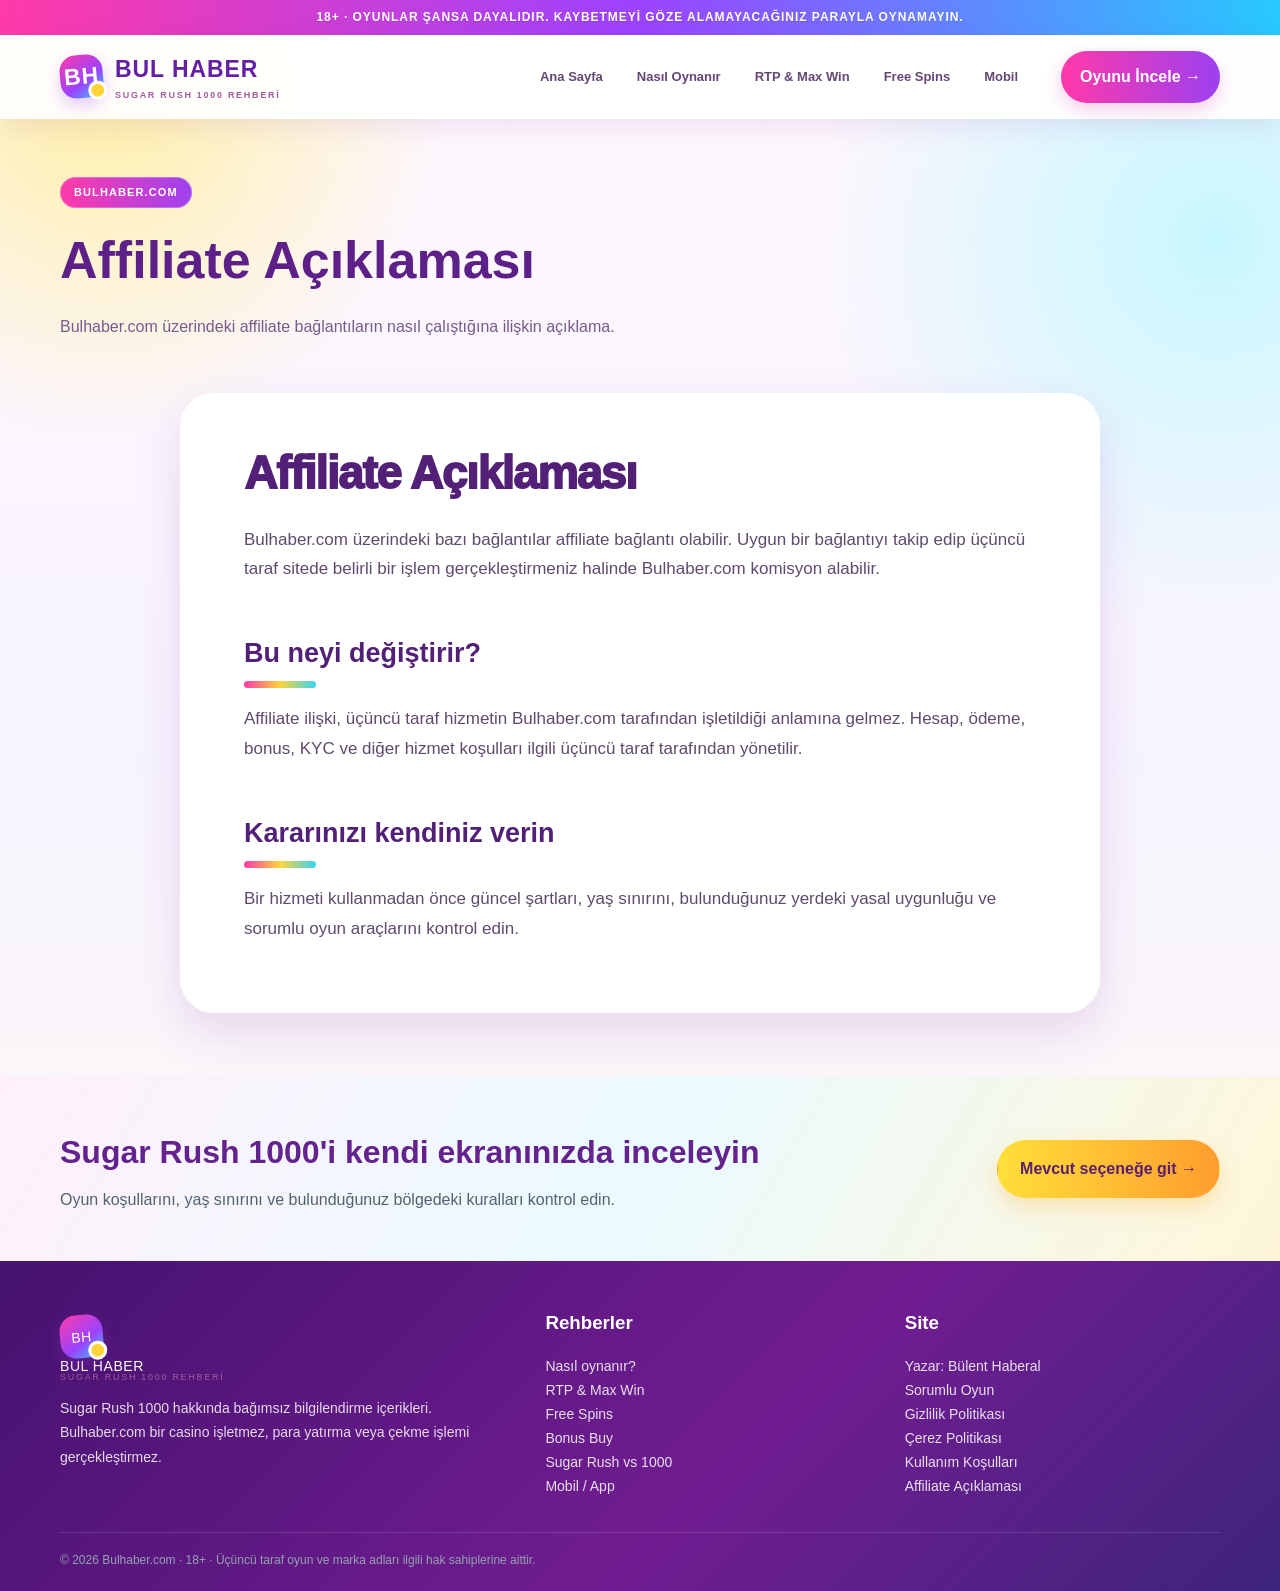
<file: affiliate-disclosure/index.html>
<!doctype html><html lang="tr"><head><meta charset="utf-8"><meta name="viewport" content="width=device-width,initial-scale=1"><meta name="google-site-verification" content="w_2lZKJKAQImdapxI91HxqJXmrQn_Uu8EXxJp67fZOU" /><title>Affiliate Açıklaması | Bulhaber.com</title><meta name="description" content="Bulhaber.com üzerindeki affiliate bağlantıların nasıl çalıştığına ilişkin açıklama."><link rel="canonical" href="https://bulhaber.com/affiliate-disclosure/"><meta property="og:type" content="article"><meta property="og:title" content="Affiliate Açıklaması | Bulhaber.com"><meta property="og:description" content="Bulhaber.com üzerindeki affiliate bağlantıların nasıl çalıştığına ilişkin açıklama."><meta property="og:url" content="https://bulhaber.com/affiliate-disclosure/"><meta property="og:image" content="https://bulhaber.com/assets/images/hero.webp"><meta name="twitter:card" content="summary_large_image"><link rel="icon" href="/favicon.svg" type="image/svg+xml"><link rel="stylesheet" href="/assets/style.css"><script type="application/ld+json">{"@context": "https://schema.org", "@type": "WebPage", "name": "Affiliate Açıklaması | Bulhaber.com", "description": "Bulhaber.com üzerindeki affiliate bağlantıların nasıl çalıştığına ilişkin açıklama.", "url": "https://bulhaber.com/affiliate-disclosure/", "inLanguage": "tr-TR", "author": {"@type": "Person", "name": "Bul Haber", "url": "https://bulhaber.com/author/bulent-haberal/"}}</script></head><body><div class="topbar">18+ · Oyunlar şansa dayalıdır. Kaybetmeyi göze alamayacağınız parayla oynamayın.</div><header class="site-header"><div class="wrap nav"><a class="brand" href="/"><span class="brand-mark">BH</span><span>BUL HABER<small>SUGAR RUSH 1000 REHBERİ</small></span></a><nav class="menu"><a href="/">Ana Sayfa</a><a href="/sugar-rush-1000-nasil-oynanir/">Nasıl Oynanır</a><a href="/sugar-rush-1000-rtp-max-win/">RTP &amp; Max Win</a><a href="/sugar-rush-1000-free-spins/">Free Spins</a><a href="/sugar-rush-1000-app/">Mobil</a></nav><a class="nav-cta" href="/info/" rel="nofollow sponsored">Oyunu İncele →</a><button class="hamb" aria-label="Menü">☰</button></div></header><section class="policy-hero"><div class="wrap"><span class="eyebrow">BULHABER.COM</span><h1>Affiliate Açıklaması</h1><p>Bulhaber.com üzerindeki affiliate bağlantıların nasıl çalıştığına ilişkin açıklama.</p></div></section><main class="main policy"><div class="wrap"><article class="article"><h1>Affiliate Açıklaması</h1><p>Bulhaber.com üzerindeki bazı bağlantılar affiliate bağlantı olabilir. Uygun bir bağlantıyı takip edip üçüncü taraf sitede belirli bir işlem gerçekleştirmeniz halinde Bulhaber.com komisyon alabilir.</p><h2>Bu neyi değiştirir?</h2><p>Affiliate ilişki, üçüncü taraf hizmetin Bulhaber.com tarafından işletildiği anlamına gelmez. Hesap, ödeme, bonus, KYC ve diğer hizmet koşulları ilgili üçüncü taraf tarafından yönetilir.</p><h2>Kararınızı kendiniz verin</h2><p>Bir hizmeti kullanmadan önce güncel şartları, yaş sınırını, bulunduğunuz yerdeki yasal uygunluğu ve sorumlu oyun araçlarını kontrol edin.</p></article></div></main><section class="footer-cta"><div class="wrap"><div><h2>Sugar Rush 1000'i kendi ekranınızda inceleyin</h2><p>Oyun koşullarını, yaş sınırını ve bulunduğunuz bölgedeki kuralları kontrol edin.</p></div><a class="btn btn-primary" href="/info/" rel="nofollow sponsored">Mevcut seçeneğe git →</a></div></section><footer class="site-footer"><div class="wrap"><div class="footer-grid"><div><a class="brand" href="/"><span class="brand-mark">BH</span><span style="color:#fff">BUL HABER<small>SUGAR RUSH 1000 REHBERİ</small></span></a><p style="font-size:14px;max-width:430px">Sugar Rush 1000 hakkında bağımsız bilgilendirme içerikleri. Bulhaber.com bir casino işletmez, para yatırma veya çekme işlemi gerçekleştirmez.</p></div><div><h3>Rehberler</h3><a href="/sugar-rush-1000-nasil-oynanir/">Nasıl oynanır?</a><a href="/sugar-rush-1000-rtp-max-win/">RTP & Max Win</a><a href="/sugar-rush-1000-free-spins/">Free Spins</a><a href="/sugar-rush-1000-bonus-buy/">Bonus Buy</a><a href="/sugar-rush-vs-sugar-rush-1000/">Sugar Rush vs 1000</a><a href="/sugar-rush-1000-app/">Mobil / App</a></div><div><h3>Site</h3><a href="/author/bulent-haberal/">Yazar: Bülent Haberal</a><a href="/responsible-gaming/">Sorumlu Oyun</a><a href="/privacy-policy/">Gizlilik Politikası</a><a href="/cookie-policy/">Çerez Politikası</a><a href="/terms/">Kullanım Koşulları</a><a href="/affiliate-disclosure/">Affiliate Açıklaması</a></div></div><div class="legal">© 2026 Bulhaber.com · 18+ · Üçüncü taraf oyun ve marka adları ilgili hak sahiplerine aittir.</div></div></footer><script src="/assets/site.js"></script></body></html>
</file>
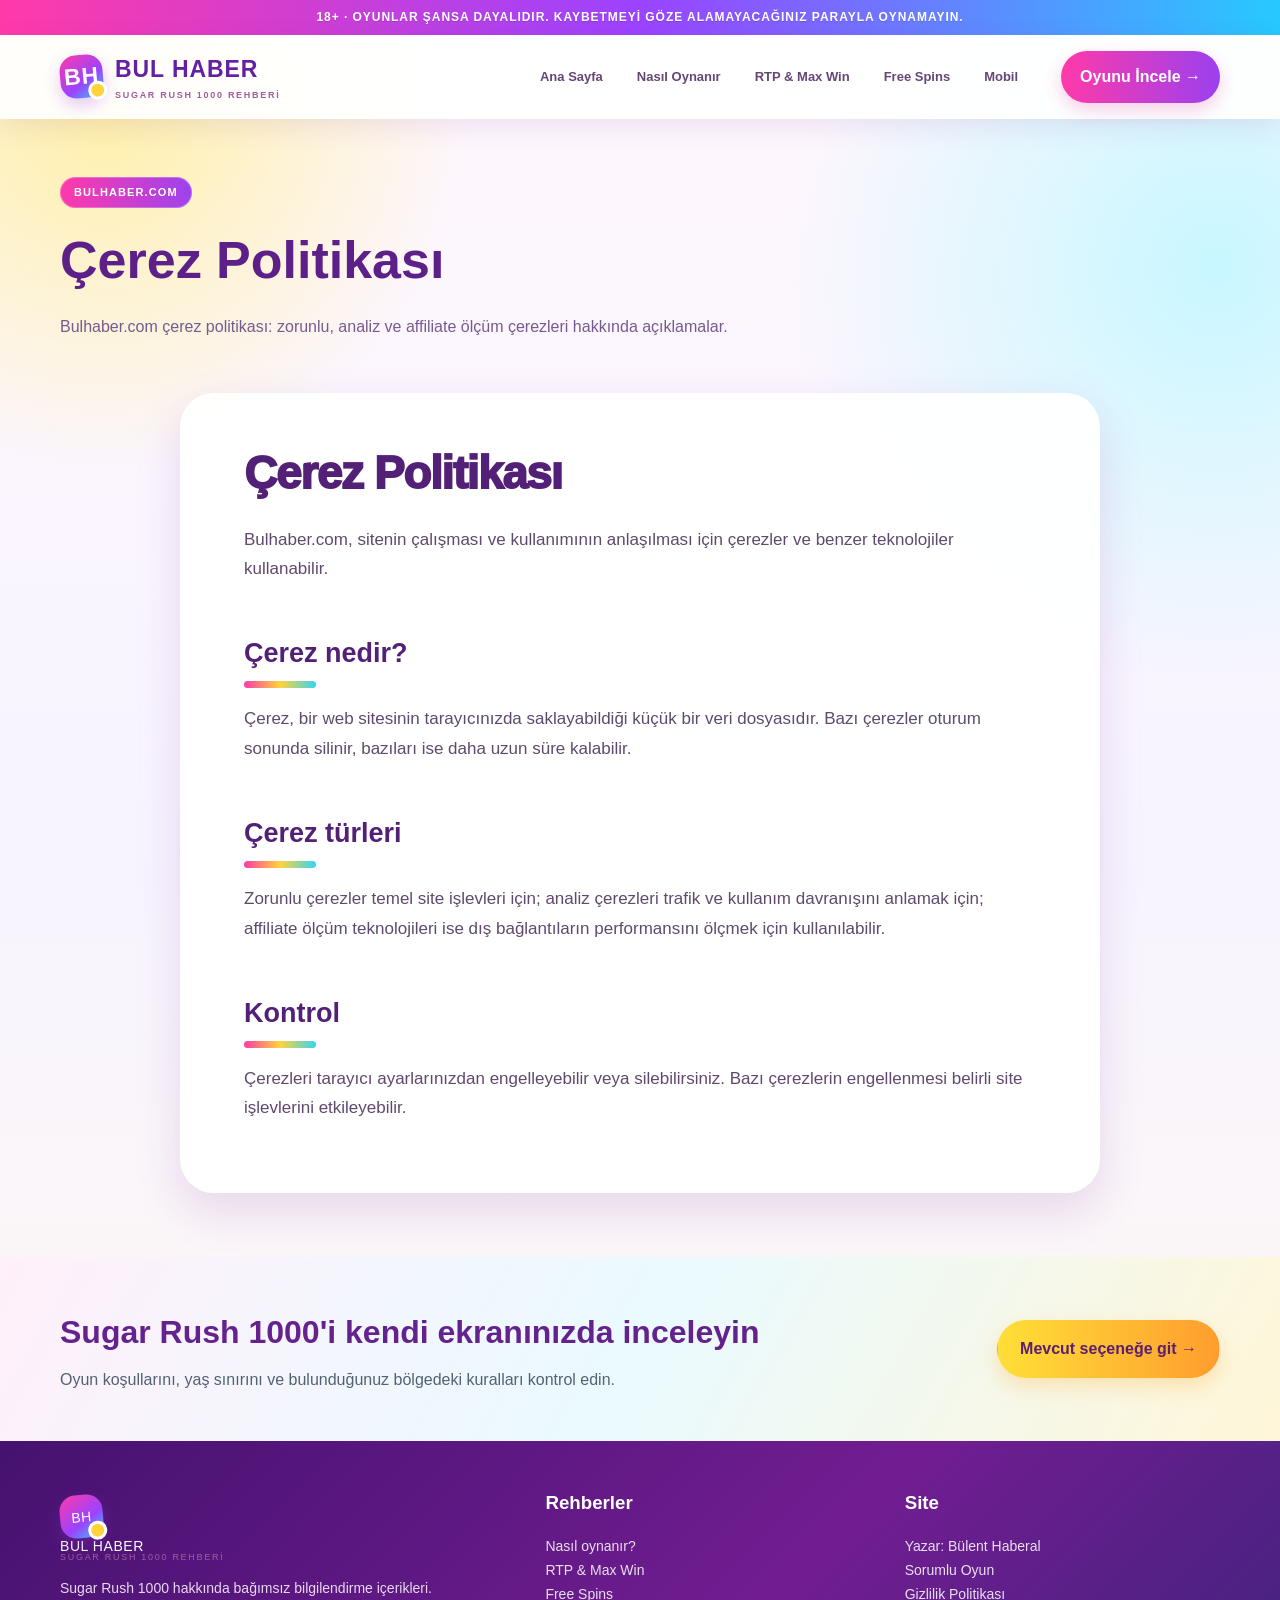
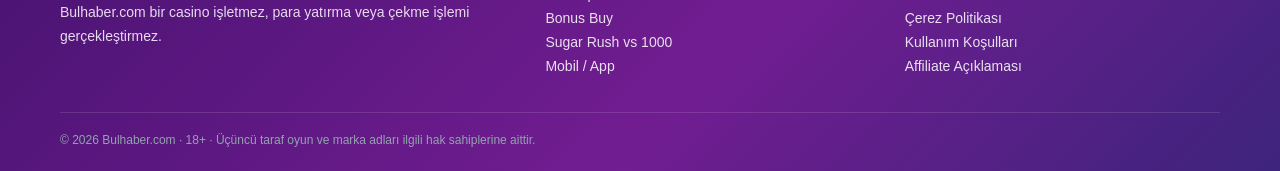
<file: cookie-policy/index.html>
<!doctype html><html lang="tr"><head><meta charset="utf-8"><meta name="viewport" content="width=device-width,initial-scale=1"><meta name="google-site-verification" content="w_2lZKJKAQImdapxI91HxqJXmrQn_Uu8EXxJp67fZOU" /><title>Çerez Politikası | Bulhaber.com</title><meta name="description" content="Bulhaber.com çerez politikası: zorunlu, analiz ve affiliate ölçüm çerezleri hakkında açıklamalar."><link rel="canonical" href="https://bulhaber.com/cookie-policy/"><meta property="og:type" content="article"><meta property="og:title" content="Çerez Politikası | Bulhaber.com"><meta property="og:description" content="Bulhaber.com çerez politikası: zorunlu, analiz ve affiliate ölçüm çerezleri hakkında açıklamalar."><meta property="og:url" content="https://bulhaber.com/cookie-policy/"><meta property="og:image" content="https://bulhaber.com/assets/images/hero.webp"><meta name="twitter:card" content="summary_large_image"><link rel="icon" href="/favicon.svg" type="image/svg+xml"><link rel="stylesheet" href="/assets/style.css"><script type="application/ld+json">{"@context": "https://schema.org", "@type": "WebPage", "name": "Çerez Politikası | Bulhaber.com", "description": "Bulhaber.com çerez politikası: zorunlu, analiz ve affiliate ölçüm çerezleri hakkında açıklamalar.", "url": "https://bulhaber.com/cookie-policy/", "inLanguage": "tr-TR", "author": {"@type": "Person", "name": "Bul Haber", "url": "https://bulhaber.com/author/bulent-haberal/"}}</script></head><body><div class="topbar">18+ · Oyunlar şansa dayalıdır. Kaybetmeyi göze alamayacağınız parayla oynamayın.</div><header class="site-header"><div class="wrap nav"><a class="brand" href="/"><span class="brand-mark">BH</span><span>BUL HABER<small>SUGAR RUSH 1000 REHBERİ</small></span></a><nav class="menu"><a href="/">Ana Sayfa</a><a href="/sugar-rush-1000-nasil-oynanir/">Nasıl Oynanır</a><a href="/sugar-rush-1000-rtp-max-win/">RTP &amp; Max Win</a><a href="/sugar-rush-1000-free-spins/">Free Spins</a><a href="/sugar-rush-1000-app/">Mobil</a></nav><a class="nav-cta" href="/info/" rel="nofollow sponsored">Oyunu İncele →</a><button class="hamb" aria-label="Menü">☰</button></div></header><section class="policy-hero"><div class="wrap"><span class="eyebrow">BULHABER.COM</span><h1>Çerez Politikası</h1><p>Bulhaber.com çerez politikası: zorunlu, analiz ve affiliate ölçüm çerezleri hakkında açıklamalar.</p></div></section><main class="main policy"><div class="wrap"><article class="article"><h1>Çerez Politikası</h1><p>Bulhaber.com, sitenin çalışması ve kullanımının anlaşılması için çerezler ve benzer teknolojiler kullanabilir.</p><h2>Çerez nedir?</h2><p>Çerez, bir web sitesinin tarayıcınızda saklayabildiği küçük bir veri dosyasıdır. Bazı çerezler oturum sonunda silinir, bazıları ise daha uzun süre kalabilir.</p><h2>Çerez türleri</h2><p>Zorunlu çerezler temel site işlevleri için; analiz çerezleri trafik ve kullanım davranışını anlamak için; affiliate ölçüm teknolojileri ise dış bağlantıların performansını ölçmek için kullanılabilir.</p><h2>Kontrol</h2><p>Çerezleri tarayıcı ayarlarınızdan engelleyebilir veya silebilirsiniz. Bazı çerezlerin engellenmesi belirli site işlevlerini etkileyebilir.</p></article></div></main><section class="footer-cta"><div class="wrap"><div><h2>Sugar Rush 1000'i kendi ekranınızda inceleyin</h2><p>Oyun koşullarını, yaş sınırını ve bulunduğunuz bölgedeki kuralları kontrol edin.</p></div><a class="btn btn-primary" href="/info/" rel="nofollow sponsored">Mevcut seçeneğe git →</a></div></section><footer class="site-footer"><div class="wrap"><div class="footer-grid"><div><a class="brand" href="/"><span class="brand-mark">BH</span><span style="color:#fff">BUL HABER<small>SUGAR RUSH 1000 REHBERİ</small></span></a><p style="font-size:14px;max-width:430px">Sugar Rush 1000 hakkında bağımsız bilgilendirme içerikleri. Bulhaber.com bir casino işletmez, para yatırma veya çekme işlemi gerçekleştirmez.</p></div><div><h3>Rehberler</h3><a href="/sugar-rush-1000-nasil-oynanir/">Nasıl oynanır?</a><a href="/sugar-rush-1000-rtp-max-win/">RTP & Max Win</a><a href="/sugar-rush-1000-free-spins/">Free Spins</a><a href="/sugar-rush-1000-bonus-buy/">Bonus Buy</a><a href="/sugar-rush-vs-sugar-rush-1000/">Sugar Rush vs 1000</a><a href="/sugar-rush-1000-app/">Mobil / App</a></div><div><h3>Site</h3><a href="/author/bulent-haberal/">Yazar: Bülent Haberal</a><a href="/responsible-gaming/">Sorumlu Oyun</a><a href="/privacy-policy/">Gizlilik Politikası</a><a href="/cookie-policy/">Çerez Politikası</a><a href="/terms/">Kullanım Koşulları</a><a href="/affiliate-disclosure/">Affiliate Açıklaması</a></div></div><div class="legal">© 2026 Bulhaber.com · 18+ · Üçüncü taraf oyun ve marka adları ilgili hak sahiplerine aittir.</div></div></footer><script src="/assets/site.js"></script></body></html>
</file>
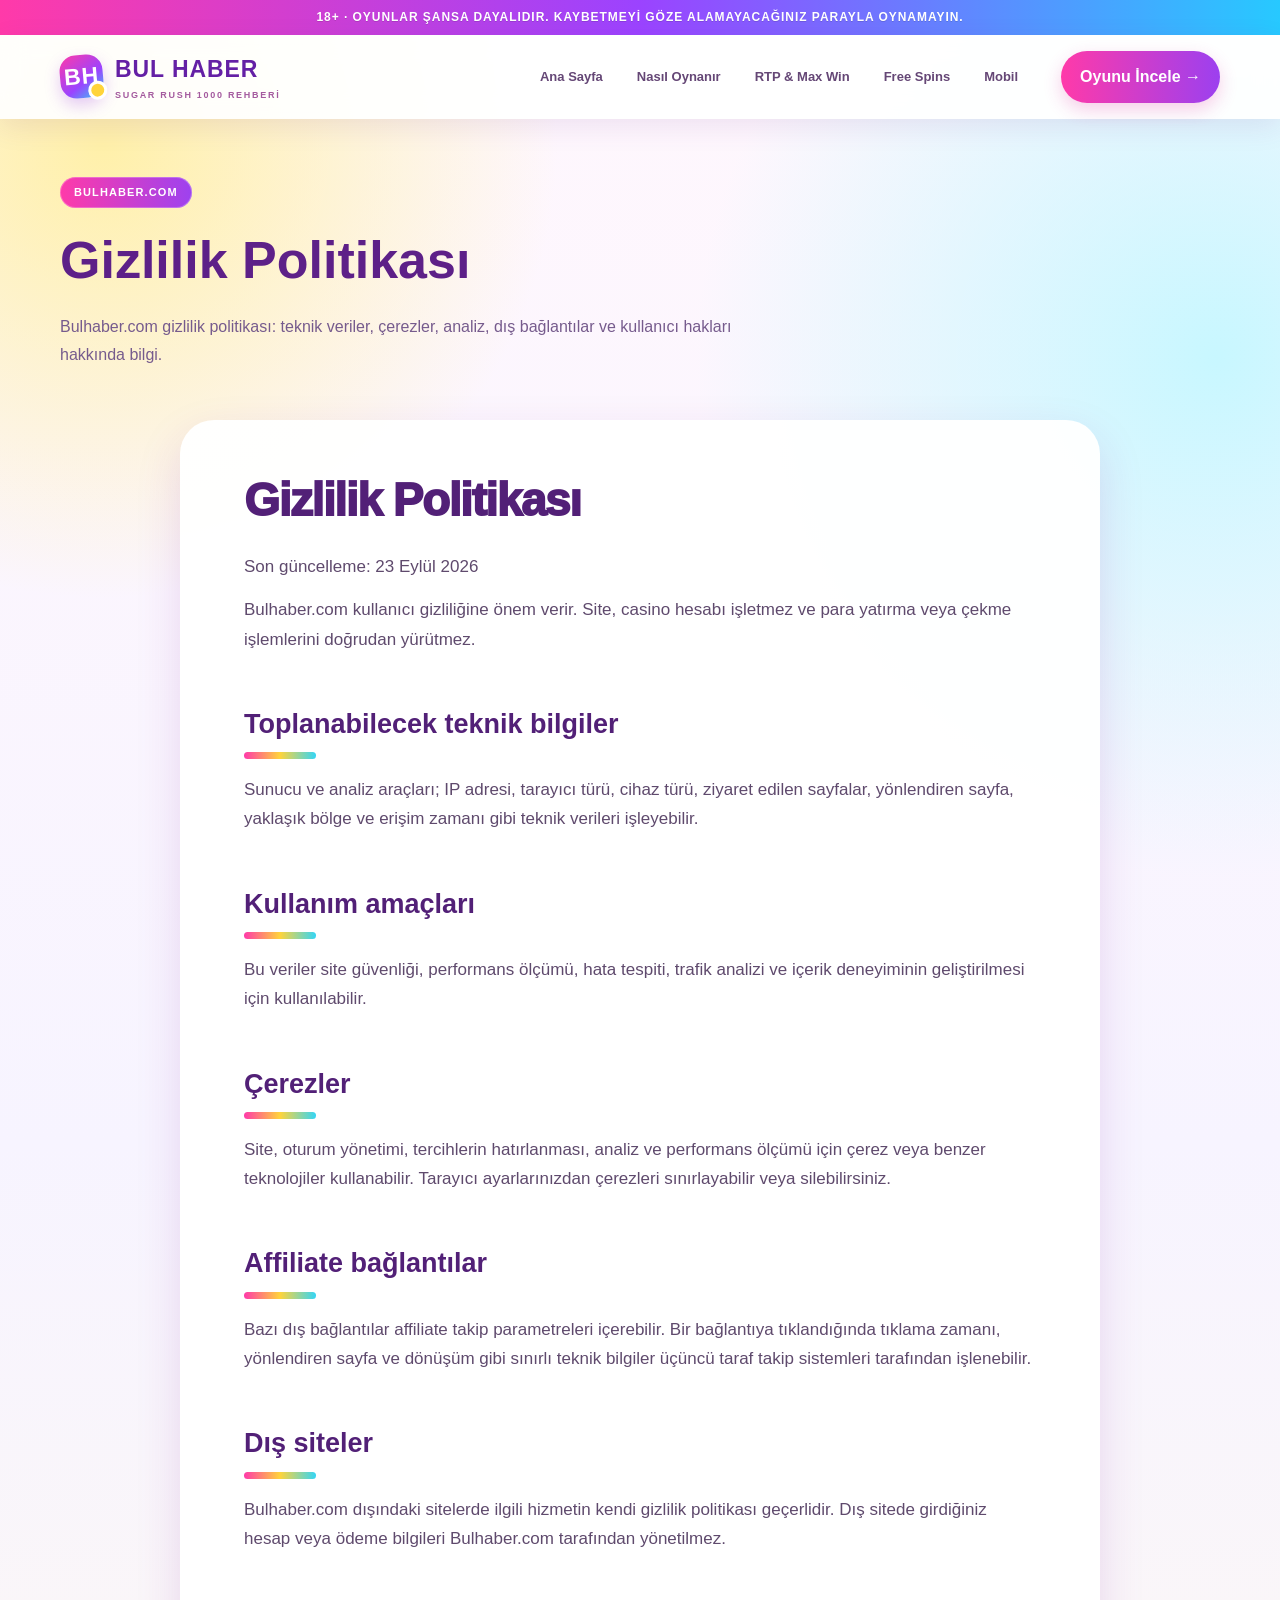
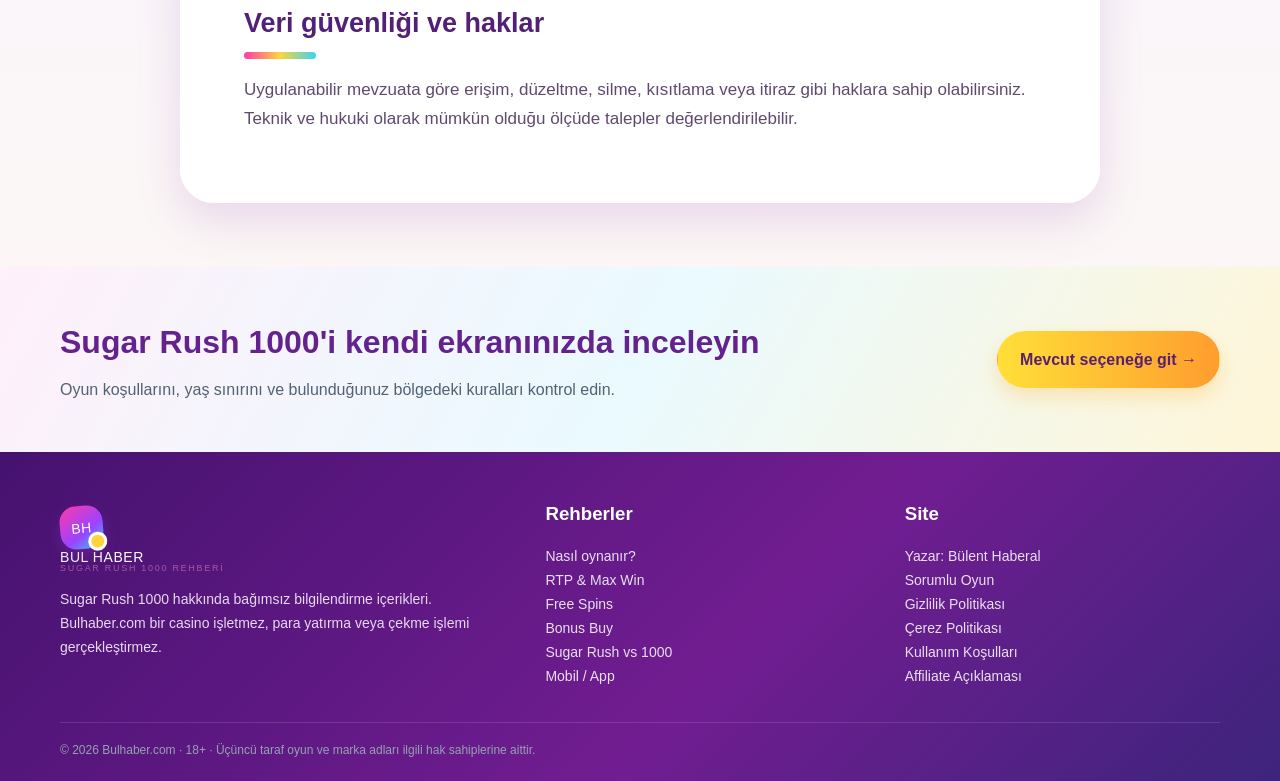
<file: privacy-policy/index.html>
<!doctype html><html lang="tr"><head><meta charset="utf-8"><meta name="viewport" content="width=device-width,initial-scale=1"><meta name="google-site-verification" content="w_2lZKJKAQImdapxI91HxqJXmrQn_Uu8EXxJp67fZOU" /><title>Gizlilik Politikası | Bulhaber.com</title><meta name="description" content="Bulhaber.com gizlilik politikası: teknik veriler, çerezler, analiz, dış bağlantılar ve kullanıcı hakları hakkında bilgi."><link rel="canonical" href="https://bulhaber.com/privacy-policy/"><meta property="og:type" content="article"><meta property="og:title" content="Gizlilik Politikası | Bulhaber.com"><meta property="og:description" content="Bulhaber.com gizlilik politikası: teknik veriler, çerezler, analiz, dış bağlantılar ve kullanıcı hakları hakkında bilgi."><meta property="og:url" content="https://bulhaber.com/privacy-policy/"><meta property="og:image" content="https://bulhaber.com/assets/images/hero.webp"><meta name="twitter:card" content="summary_large_image"><link rel="icon" href="/favicon.svg" type="image/svg+xml"><link rel="stylesheet" href="/assets/style.css"><script type="application/ld+json">{"@context": "https://schema.org", "@type": "WebPage", "name": "Gizlilik Politikası | Bulhaber.com", "description": "Bulhaber.com gizlilik politikası: teknik veriler, çerezler, analiz, dış bağlantılar ve kullanıcı hakları hakkında bilgi.", "url": "https://bulhaber.com/privacy-policy/", "inLanguage": "tr-TR", "author": {"@type": "Person", "name": "Bul Haber", "url": "https://bulhaber.com/author/bulent-haberal/"}}</script></head><body><div class="topbar">18+ · Oyunlar şansa dayalıdır. Kaybetmeyi göze alamayacağınız parayla oynamayın.</div><header class="site-header"><div class="wrap nav"><a class="brand" href="/"><span class="brand-mark">BH</span><span>BUL HABER<small>SUGAR RUSH 1000 REHBERİ</small></span></a><nav class="menu"><a href="/">Ana Sayfa</a><a href="/sugar-rush-1000-nasil-oynanir/">Nasıl Oynanır</a><a href="/sugar-rush-1000-rtp-max-win/">RTP &amp; Max Win</a><a href="/sugar-rush-1000-free-spins/">Free Spins</a><a href="/sugar-rush-1000-app/">Mobil</a></nav><a class="nav-cta" href="/info/" rel="nofollow sponsored">Oyunu İncele →</a><button class="hamb" aria-label="Menü">☰</button></div></header><section class="policy-hero"><div class="wrap"><span class="eyebrow">BULHABER.COM</span><h1>Gizlilik Politikası</h1><p>Bulhaber.com gizlilik politikası: teknik veriler, çerezler, analiz, dış bağlantılar ve kullanıcı hakları hakkında bilgi.</p></div></section><main class="main policy"><div class="wrap"><article class="article"><h1>Gizlilik Politikası</h1><p>Son güncelleme: 23 Eylül 2026</p><p>Bulhaber.com kullanıcı gizliliğine önem verir. Site, casino hesabı işletmez ve para yatırma veya çekme işlemlerini doğrudan yürütmez.</p><h2>Toplanabilecek teknik bilgiler</h2><p>Sunucu ve analiz araçları; IP adresi, tarayıcı türü, cihaz türü, ziyaret edilen sayfalar, yönlendiren sayfa, yaklaşık bölge ve erişim zamanı gibi teknik verileri işleyebilir.</p><h2>Kullanım amaçları</h2><p>Bu veriler site güvenliği, performans ölçümü, hata tespiti, trafik analizi ve içerik deneyiminin geliştirilmesi için kullanılabilir.</p><h2>Çerezler</h2><p>Site, oturum yönetimi, tercihlerin hatırlanması, analiz ve performans ölçümü için çerez veya benzer teknolojiler kullanabilir. Tarayıcı ayarlarınızdan çerezleri sınırlayabilir veya silebilirsiniz.</p><h2>Affiliate bağlantılar</h2><p>Bazı dış bağlantılar affiliate takip parametreleri içerebilir. Bir bağlantıya tıklandığında tıklama zamanı, yönlendiren sayfa ve dönüşüm gibi sınırlı teknik bilgiler üçüncü taraf takip sistemleri tarafından işlenebilir.</p><h2>Dış siteler</h2><p>Bulhaber.com dışındaki sitelerde ilgili hizmetin kendi gizlilik politikası geçerlidir. Dış sitede girdiğiniz hesap veya ödeme bilgileri Bulhaber.com tarafından yönetilmez.</p><h2>Veri güvenliği ve haklar</h2><p>Uygulanabilir mevzuata göre erişim, düzeltme, silme, kısıtlama veya itiraz gibi haklara sahip olabilirsiniz. Teknik ve hukuki olarak mümkün olduğu ölçüde talepler değerlendirilebilir.</p></article></div></main><section class="footer-cta"><div class="wrap"><div><h2>Sugar Rush 1000'i kendi ekranınızda inceleyin</h2><p>Oyun koşullarını, yaş sınırını ve bulunduğunuz bölgedeki kuralları kontrol edin.</p></div><a class="btn btn-primary" href="/info/" rel="nofollow sponsored">Mevcut seçeneğe git →</a></div></section><footer class="site-footer"><div class="wrap"><div class="footer-grid"><div><a class="brand" href="/"><span class="brand-mark">BH</span><span style="color:#fff">BUL HABER<small>SUGAR RUSH 1000 REHBERİ</small></span></a><p style="font-size:14px;max-width:430px">Sugar Rush 1000 hakkında bağımsız bilgilendirme içerikleri. Bulhaber.com bir casino işletmez, para yatırma veya çekme işlemi gerçekleştirmez.</p></div><div><h3>Rehberler</h3><a href="/sugar-rush-1000-nasil-oynanir/">Nasıl oynanır?</a><a href="/sugar-rush-1000-rtp-max-win/">RTP & Max Win</a><a href="/sugar-rush-1000-free-spins/">Free Spins</a><a href="/sugar-rush-1000-bonus-buy/">Bonus Buy</a><a href="/sugar-rush-vs-sugar-rush-1000/">Sugar Rush vs 1000</a><a href="/sugar-rush-1000-app/">Mobil / App</a></div><div><h3>Site</h3><a href="/author/bulent-haberal/">Yazar: Bülent Haberal</a><a href="/responsible-gaming/">Sorumlu Oyun</a><a href="/privacy-policy/">Gizlilik Politikası</a><a href="/cookie-policy/">Çerez Politikası</a><a href="/terms/">Kullanım Koşulları</a><a href="/affiliate-disclosure/">Affiliate Açıklaması</a></div></div><div class="legal">© 2026 Bulhaber.com · 18+ · Üçüncü taraf oyun ve marka adları ilgili hak sahiplerine aittir.</div></div></footer><script src="/assets/site.js"></script></body></html>
</file>
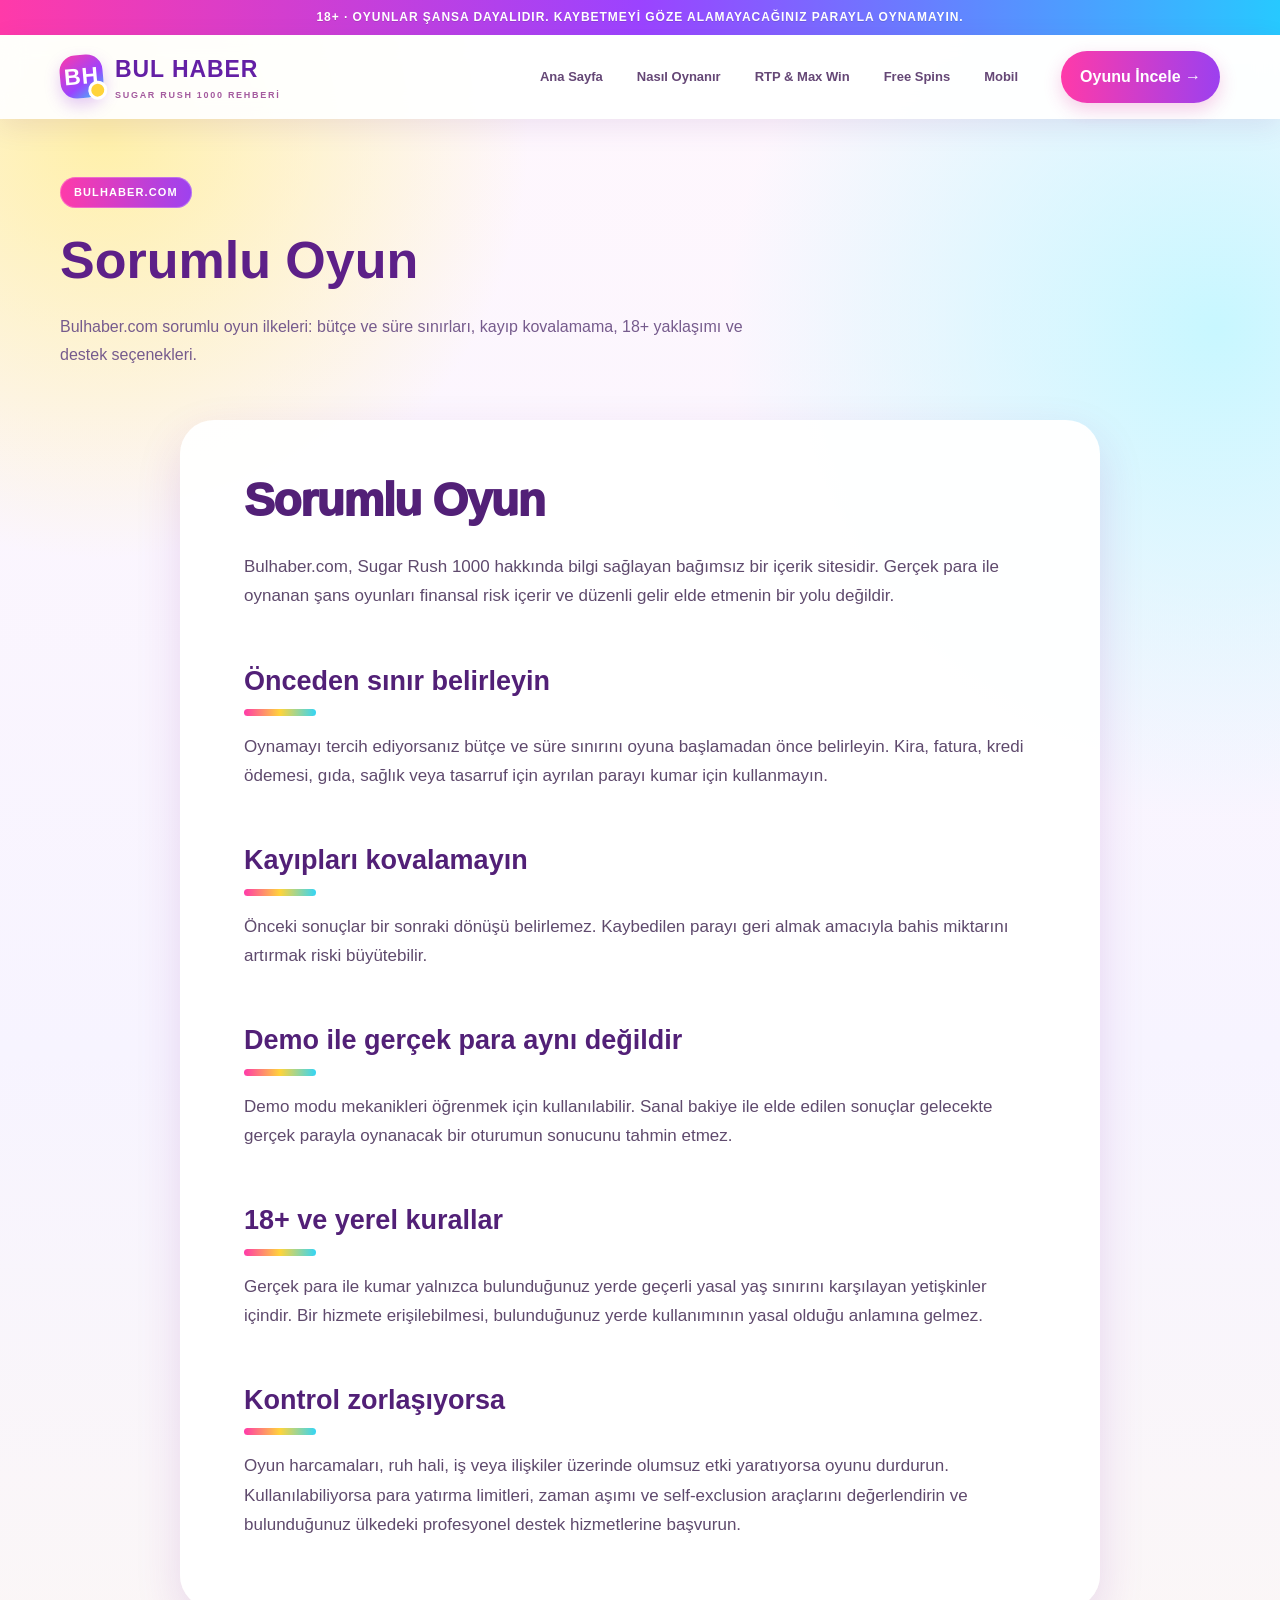
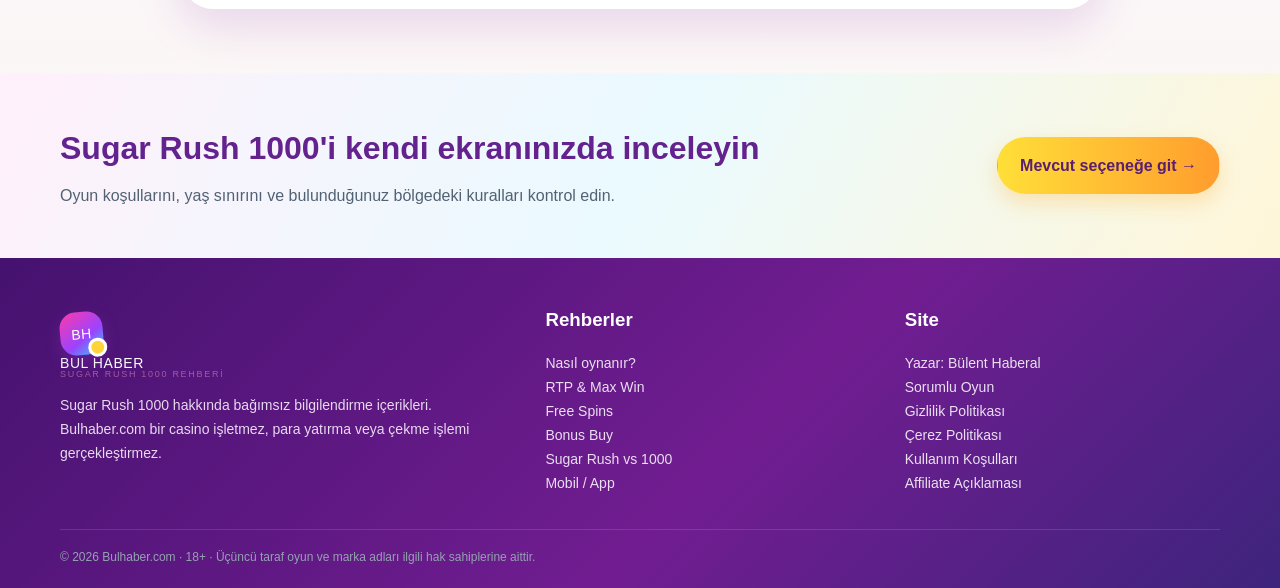
<file: responsible-gaming/index.html>
<!doctype html><html lang="tr"><head><meta charset="utf-8"><meta name="viewport" content="width=device-width,initial-scale=1"><meta name="google-site-verification" content="w_2lZKJKAQImdapxI91HxqJXmrQn_Uu8EXxJp67fZOU" /><title>Sorumlu Oyun | Bulhaber.com</title><meta name="description" content="Bulhaber.com sorumlu oyun ilkeleri: bütçe ve süre sınırları, kayıp kovalamama, 18+ yaklaşımı ve destek seçenekleri."><link rel="canonical" href="https://bulhaber.com/responsible-gaming/"><meta property="og:type" content="article"><meta property="og:title" content="Sorumlu Oyun | Bulhaber.com"><meta property="og:description" content="Bulhaber.com sorumlu oyun ilkeleri: bütçe ve süre sınırları, kayıp kovalamama, 18+ yaklaşımı ve destek seçenekleri."><meta property="og:url" content="https://bulhaber.com/responsible-gaming/"><meta property="og:image" content="https://bulhaber.com/assets/images/hero.webp"><meta name="twitter:card" content="summary_large_image"><link rel="icon" href="/favicon.svg" type="image/svg+xml"><link rel="stylesheet" href="/assets/style.css"><script type="application/ld+json">{"@context": "https://schema.org", "@type": "WebPage", "name": "Sorumlu Oyun | Bulhaber.com", "description": "Bulhaber.com sorumlu oyun ilkeleri: bütçe ve süre sınırları, kayıp kovalamama, 18+ yaklaşımı ve destek seçenekleri.", "url": "https://bulhaber.com/responsible-gaming/", "inLanguage": "tr-TR", "author": {"@type": "Person", "name": "Bul Haber", "url": "https://bulhaber.com/author/bulent-haberal/"}}</script></head><body><div class="topbar">18+ · Oyunlar şansa dayalıdır. Kaybetmeyi göze alamayacağınız parayla oynamayın.</div><header class="site-header"><div class="wrap nav"><a class="brand" href="/"><span class="brand-mark">BH</span><span>BUL HABER<small>SUGAR RUSH 1000 REHBERİ</small></span></a><nav class="menu"><a href="/">Ana Sayfa</a><a href="/sugar-rush-1000-nasil-oynanir/">Nasıl Oynanır</a><a href="/sugar-rush-1000-rtp-max-win/">RTP &amp; Max Win</a><a href="/sugar-rush-1000-free-spins/">Free Spins</a><a href="/sugar-rush-1000-app/">Mobil</a></nav><a class="nav-cta" href="/info/" rel="nofollow sponsored">Oyunu İncele →</a><button class="hamb" aria-label="Menü">☰</button></div></header><section class="policy-hero"><div class="wrap"><span class="eyebrow">BULHABER.COM</span><h1>Sorumlu Oyun</h1><p>Bulhaber.com sorumlu oyun ilkeleri: bütçe ve süre sınırları, kayıp kovalamama, 18+ yaklaşımı ve destek seçenekleri.</p></div></section><main class="main policy"><div class="wrap"><article class="article"><h1>Sorumlu Oyun</h1><p>Bulhaber.com, Sugar Rush 1000 hakkında bilgi sağlayan bağımsız bir içerik sitesidir. Gerçek para ile oynanan şans oyunları finansal risk içerir ve düzenli gelir elde etmenin bir yolu değildir.</p><h2>Önceden sınır belirleyin</h2><p>Oynamayı tercih ediyorsanız bütçe ve süre sınırını oyuna başlamadan önce belirleyin. Kira, fatura, kredi ödemesi, gıda, sağlık veya tasarruf için ayrılan parayı kumar için kullanmayın.</p><h2>Kayıpları kovalamayın</h2><p>Önceki sonuçlar bir sonraki dönüşü belirlemez. Kaybedilen parayı geri almak amacıyla bahis miktarını artırmak riski büyütebilir.</p><h2>Demo ile gerçek para aynı değildir</h2><p>Demo modu mekanikleri öğrenmek için kullanılabilir. Sanal bakiye ile elde edilen sonuçlar gelecekte gerçek parayla oynanacak bir oturumun sonucunu tahmin etmez.</p><h2>18+ ve yerel kurallar</h2><p>Gerçek para ile kumar yalnızca bulunduğunuz yerde geçerli yasal yaş sınırını karşılayan yetişkinler içindir. Bir hizmete erişilebilmesi, bulunduğunuz yerde kullanımının yasal olduğu anlamına gelmez.</p><h2>Kontrol zorlaşıyorsa</h2><p>Oyun harcamaları, ruh hali, iş veya ilişkiler üzerinde olumsuz etki yaratıyorsa oyunu durdurun. Kullanılabiliyorsa para yatırma limitleri, zaman aşımı ve self-exclusion araçlarını değerlendirin ve bulunduğunuz ülkedeki profesyonel destek hizmetlerine başvurun.</p></article></div></main><section class="footer-cta"><div class="wrap"><div><h2>Sugar Rush 1000'i kendi ekranınızda inceleyin</h2><p>Oyun koşullarını, yaş sınırını ve bulunduğunuz bölgedeki kuralları kontrol edin.</p></div><a class="btn btn-primary" href="/info/" rel="nofollow sponsored">Mevcut seçeneğe git →</a></div></section><footer class="site-footer"><div class="wrap"><div class="footer-grid"><div><a class="brand" href="/"><span class="brand-mark">BH</span><span style="color:#fff">BUL HABER<small>SUGAR RUSH 1000 REHBERİ</small></span></a><p style="font-size:14px;max-width:430px">Sugar Rush 1000 hakkında bağımsız bilgilendirme içerikleri. Bulhaber.com bir casino işletmez, para yatırma veya çekme işlemi gerçekleştirmez.</p></div><div><h3>Rehberler</h3><a href="/sugar-rush-1000-nasil-oynanir/">Nasıl oynanır?</a><a href="/sugar-rush-1000-rtp-max-win/">RTP & Max Win</a><a href="/sugar-rush-1000-free-spins/">Free Spins</a><a href="/sugar-rush-1000-bonus-buy/">Bonus Buy</a><a href="/sugar-rush-vs-sugar-rush-1000/">Sugar Rush vs 1000</a><a href="/sugar-rush-1000-app/">Mobil / App</a></div><div><h3>Site</h3><a href="/author/bulent-haberal/">Yazar: Bülent Haberal</a><a href="/responsible-gaming/">Sorumlu Oyun</a><a href="/privacy-policy/">Gizlilik Politikası</a><a href="/cookie-policy/">Çerez Politikası</a><a href="/terms/">Kullanım Koşulları</a><a href="/affiliate-disclosure/">Affiliate Açıklaması</a></div></div><div class="legal">© 2026 Bulhaber.com · 18+ · Üçüncü taraf oyun ve marka adları ilgili hak sahiplerine aittir.</div></div></footer><script src="/assets/site.js"></script></body></html>
</file>
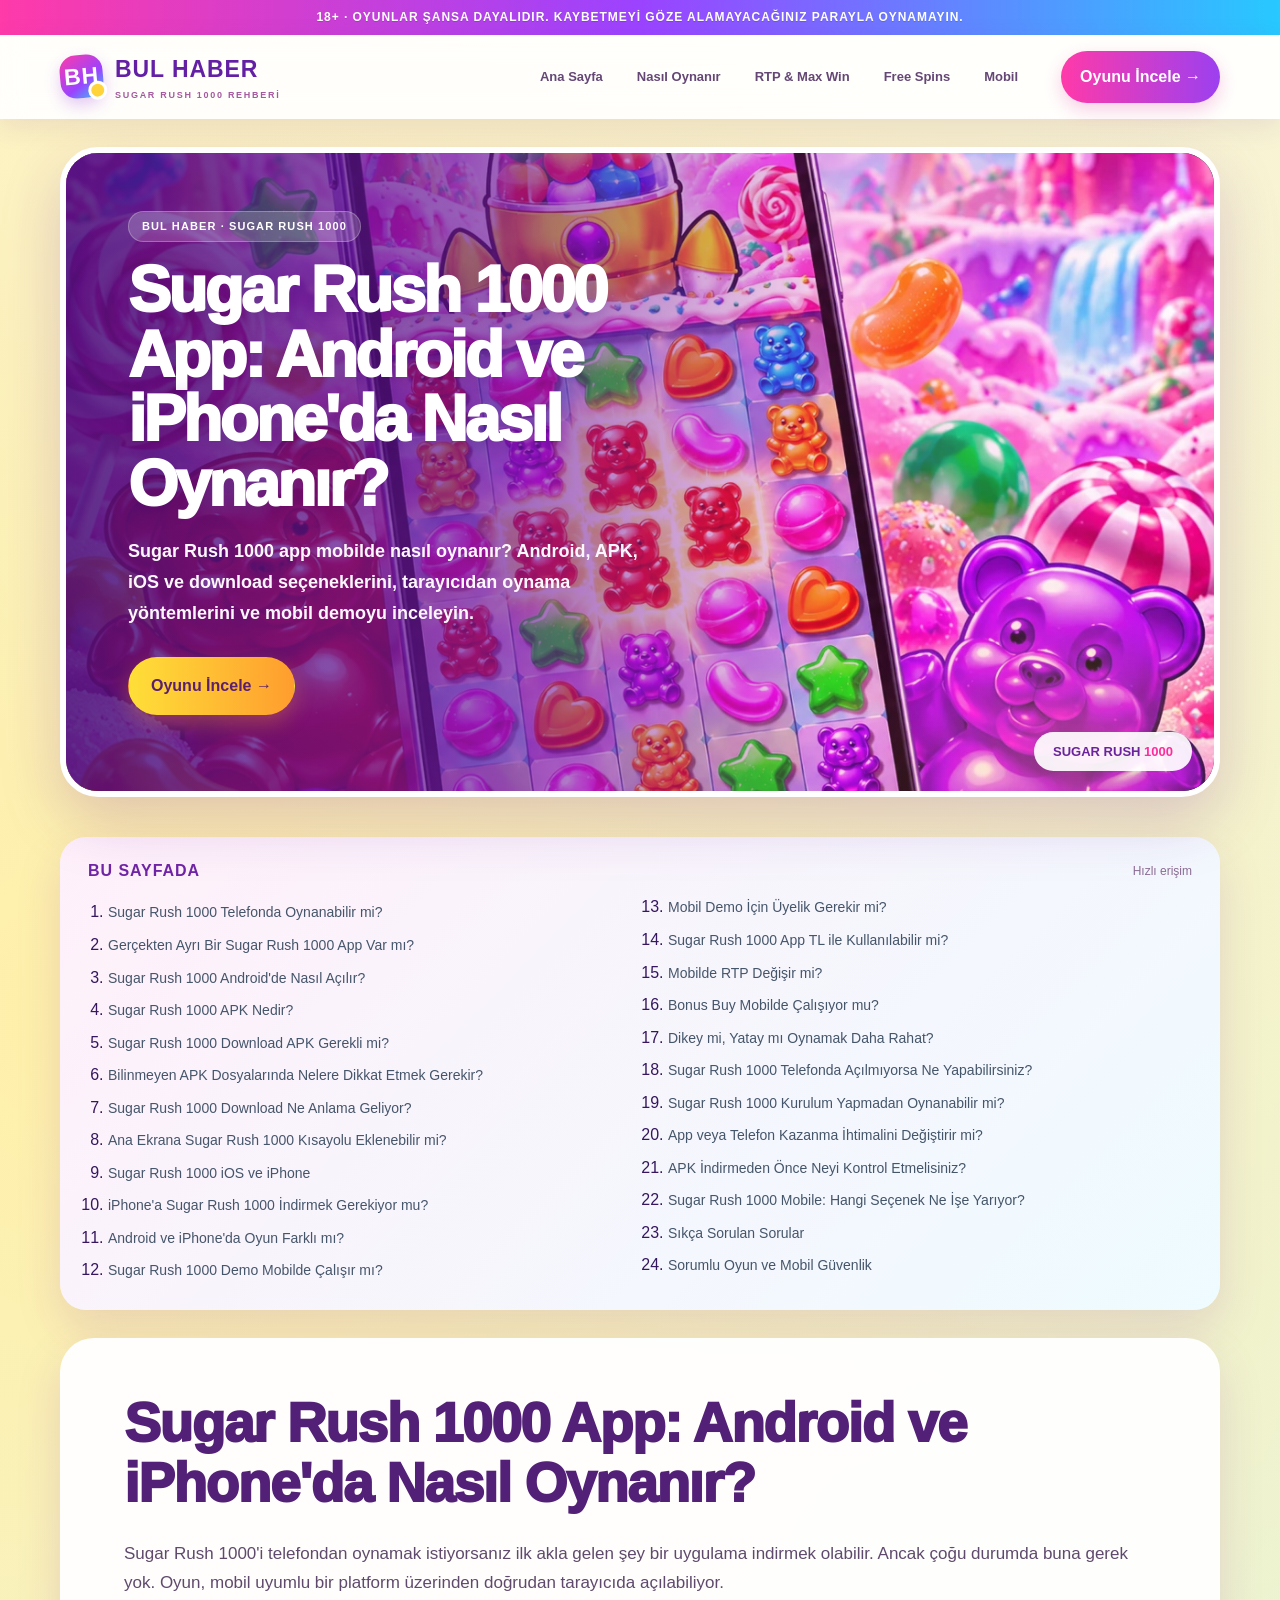
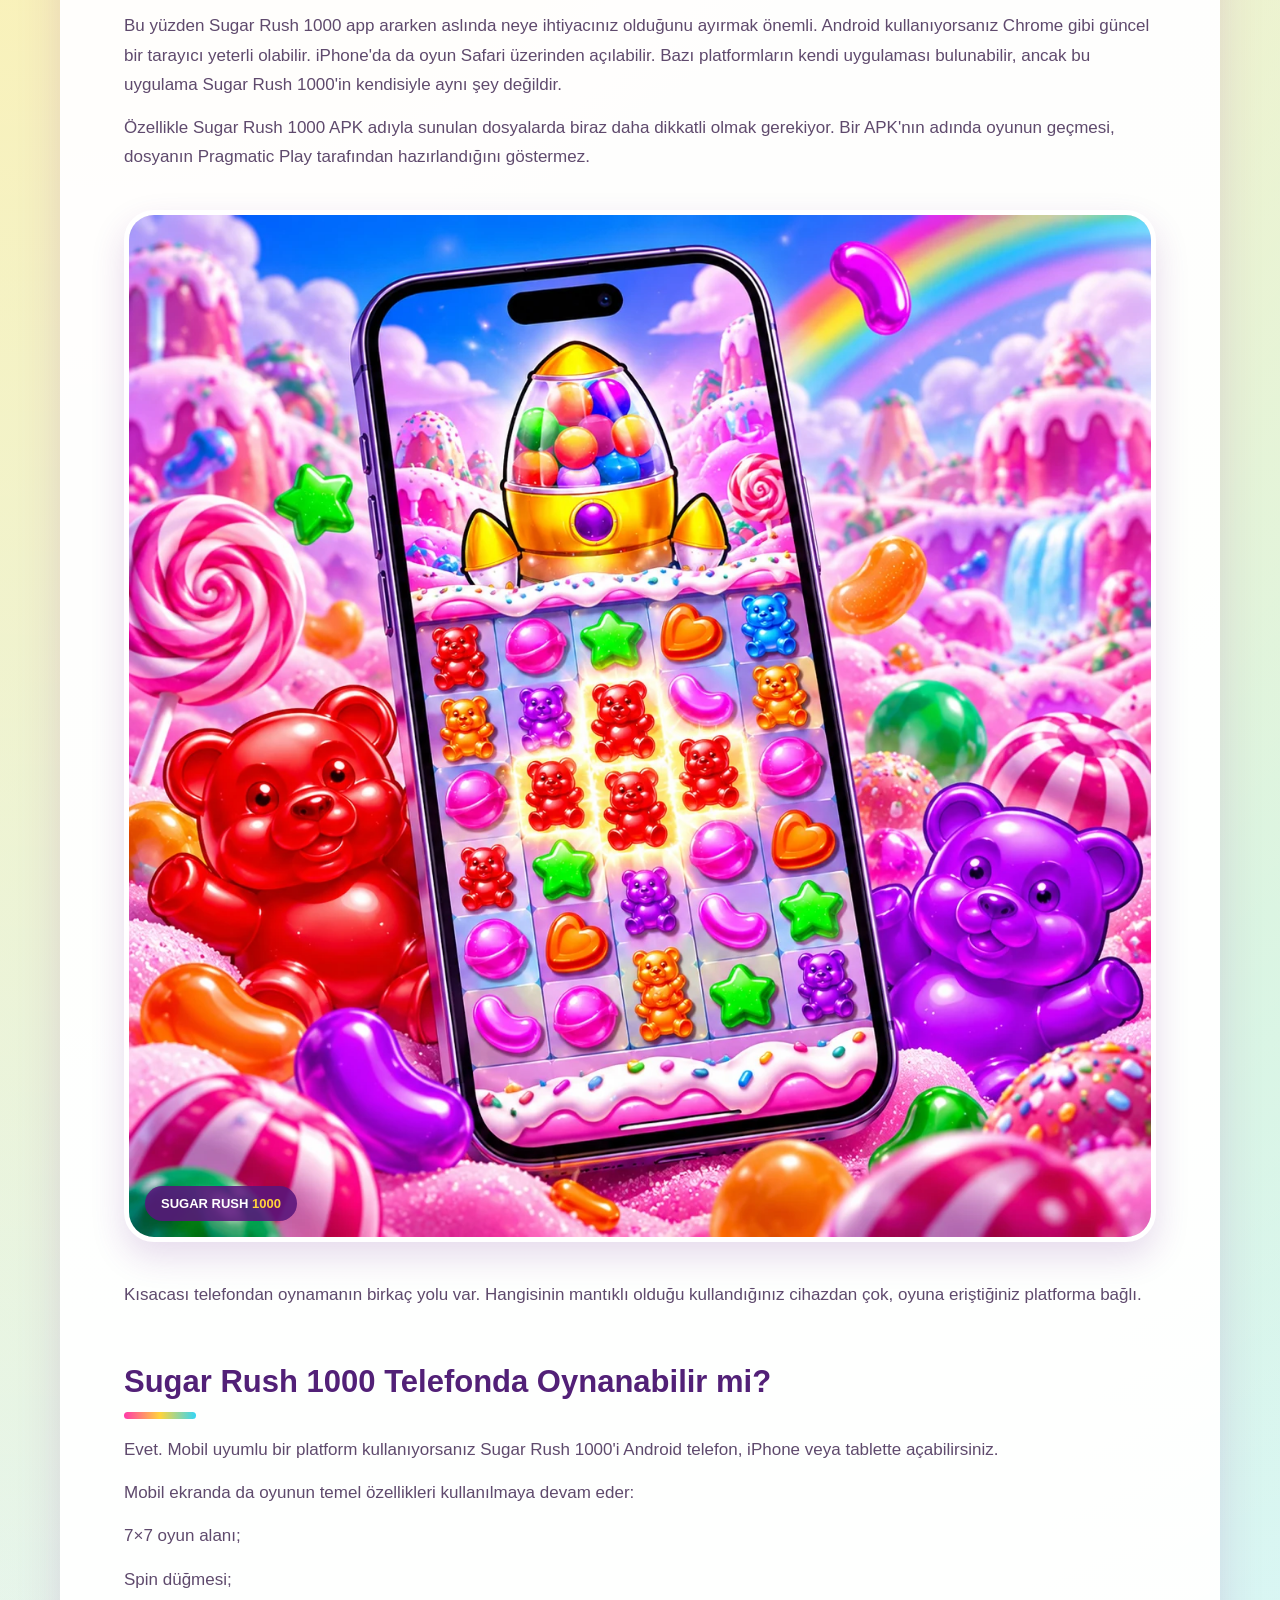
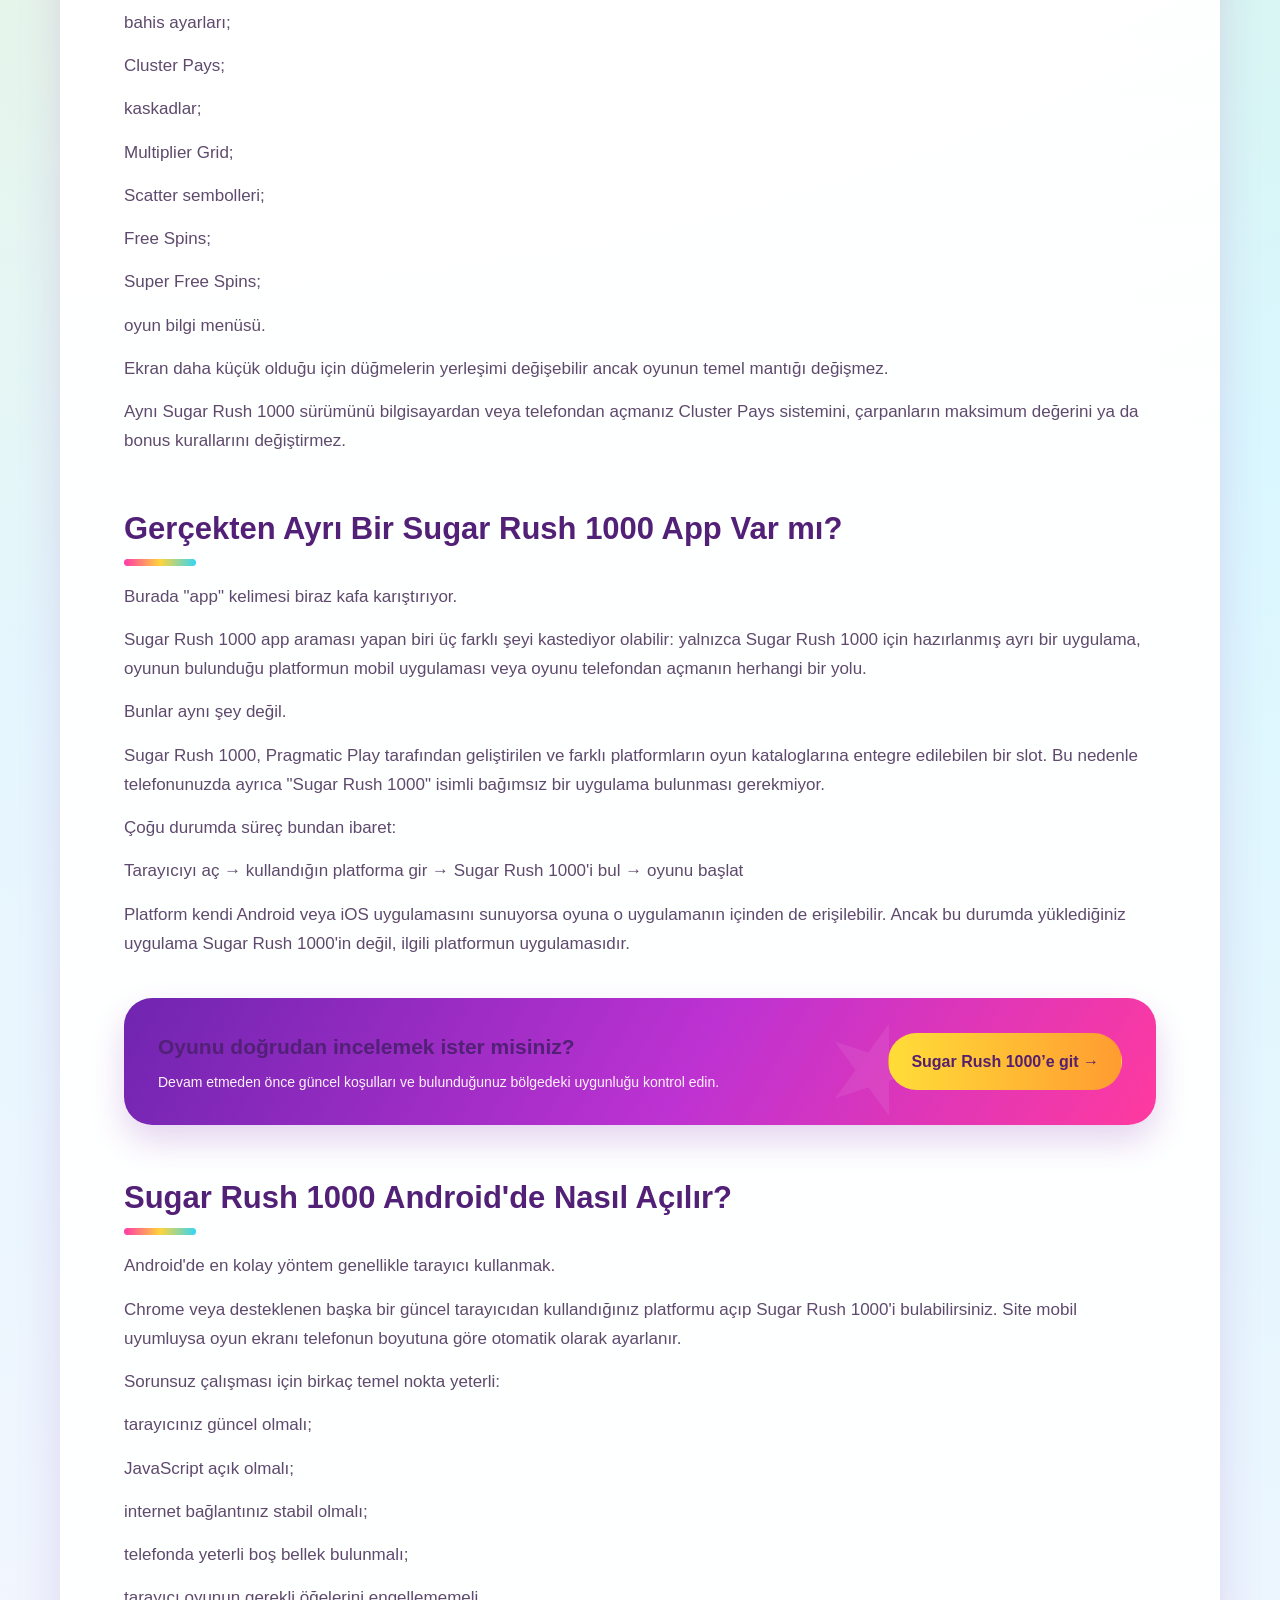
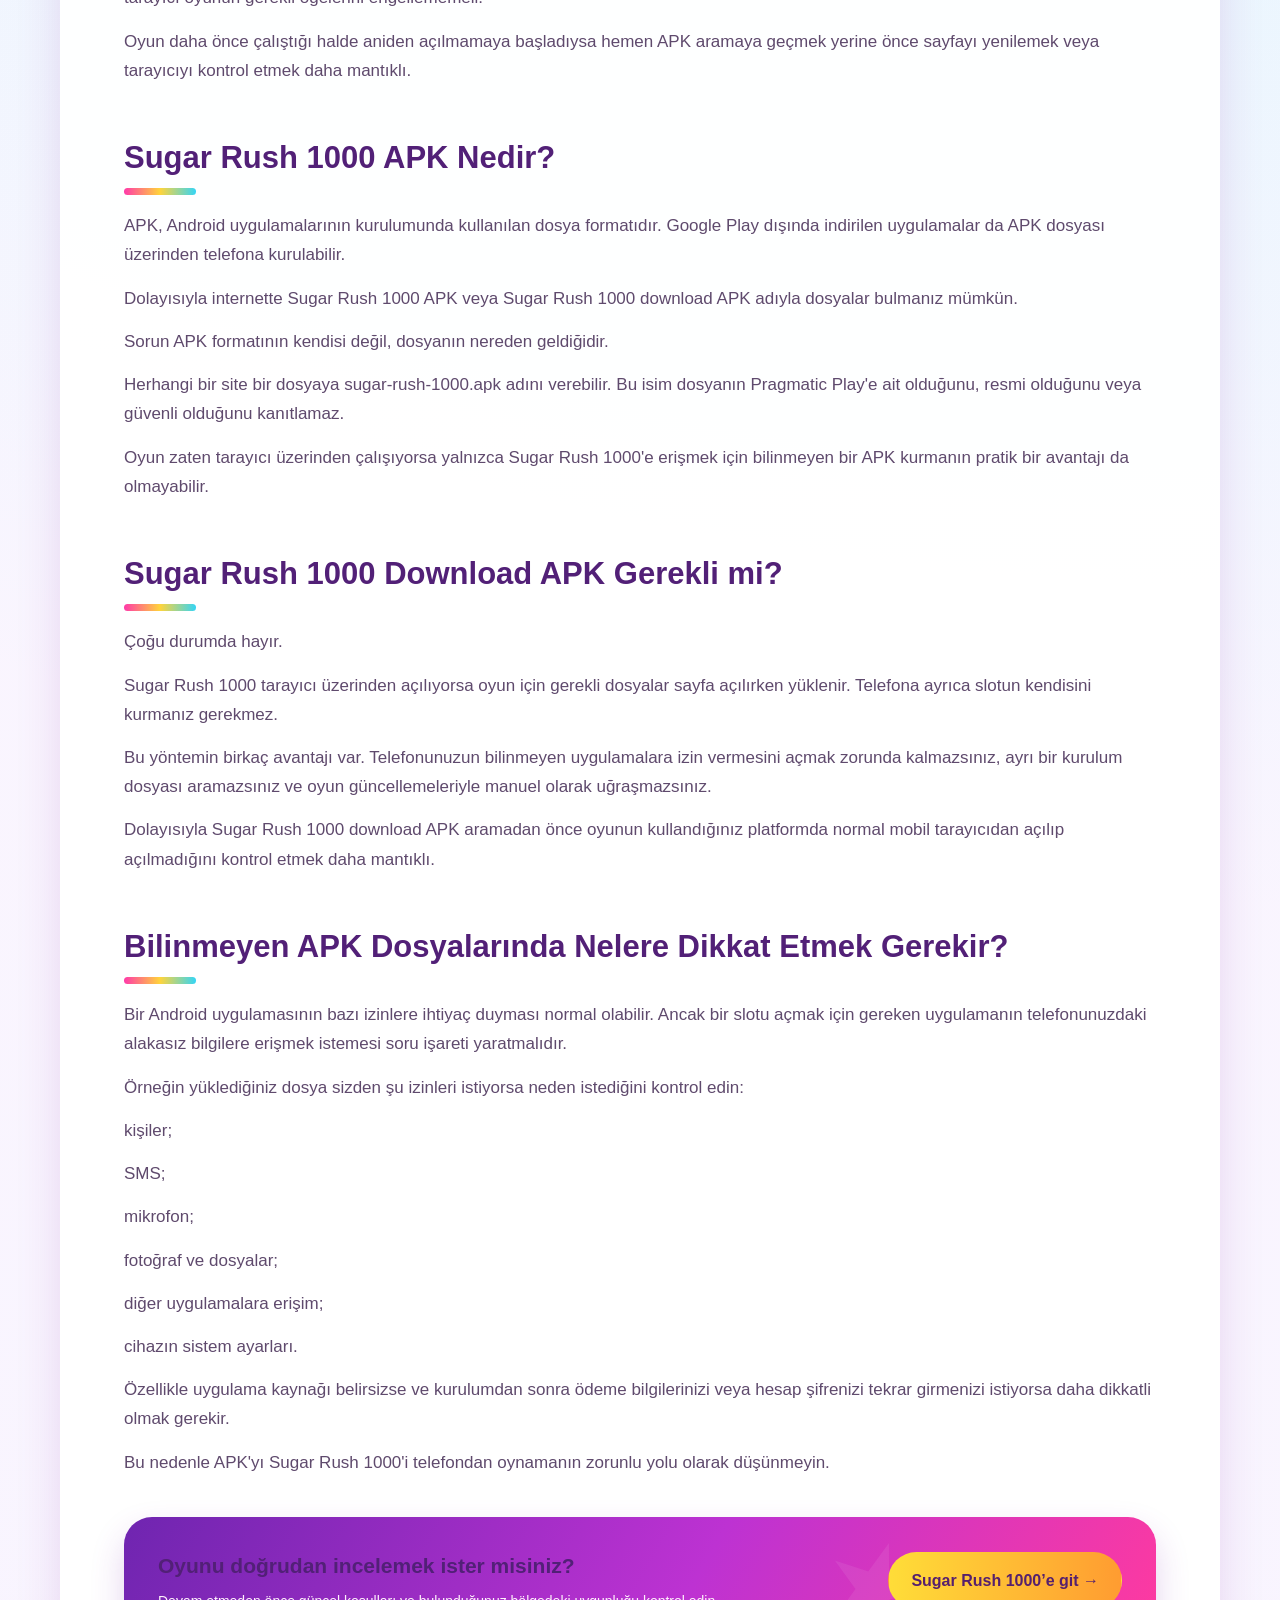
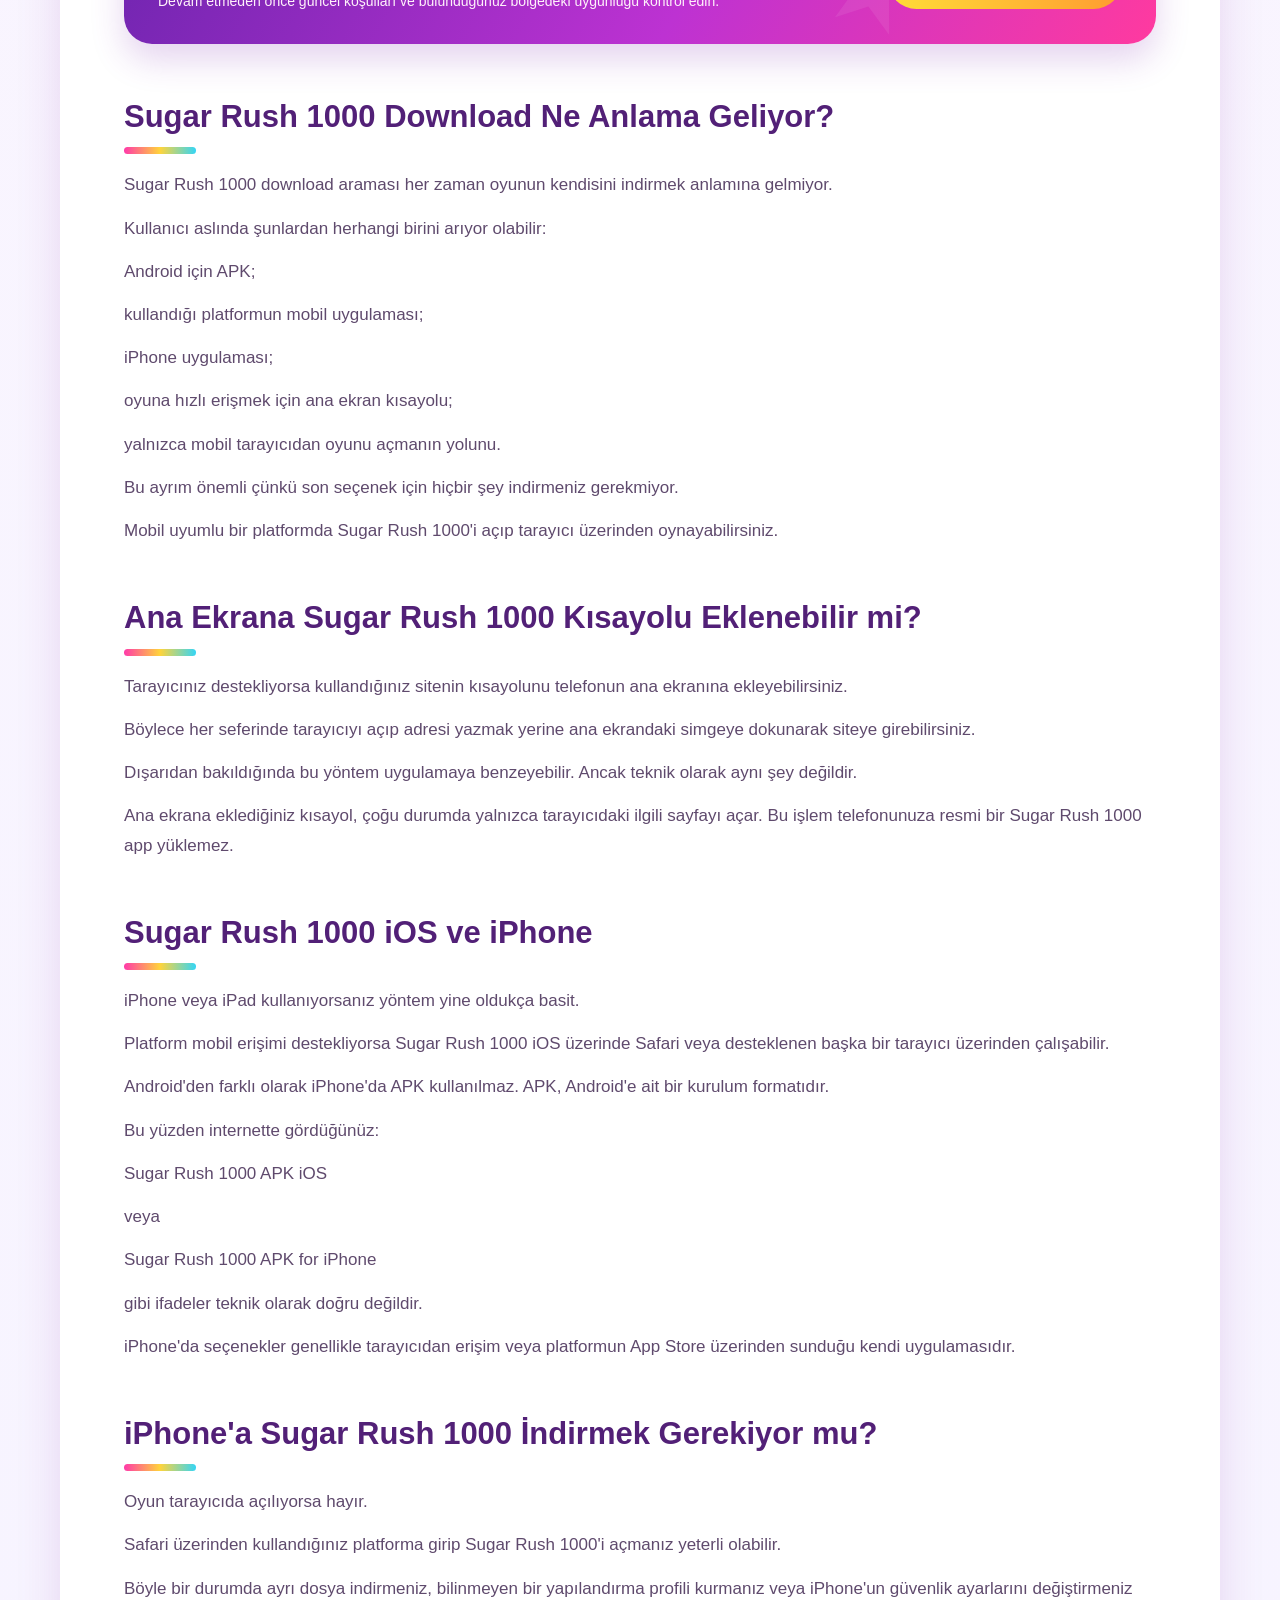
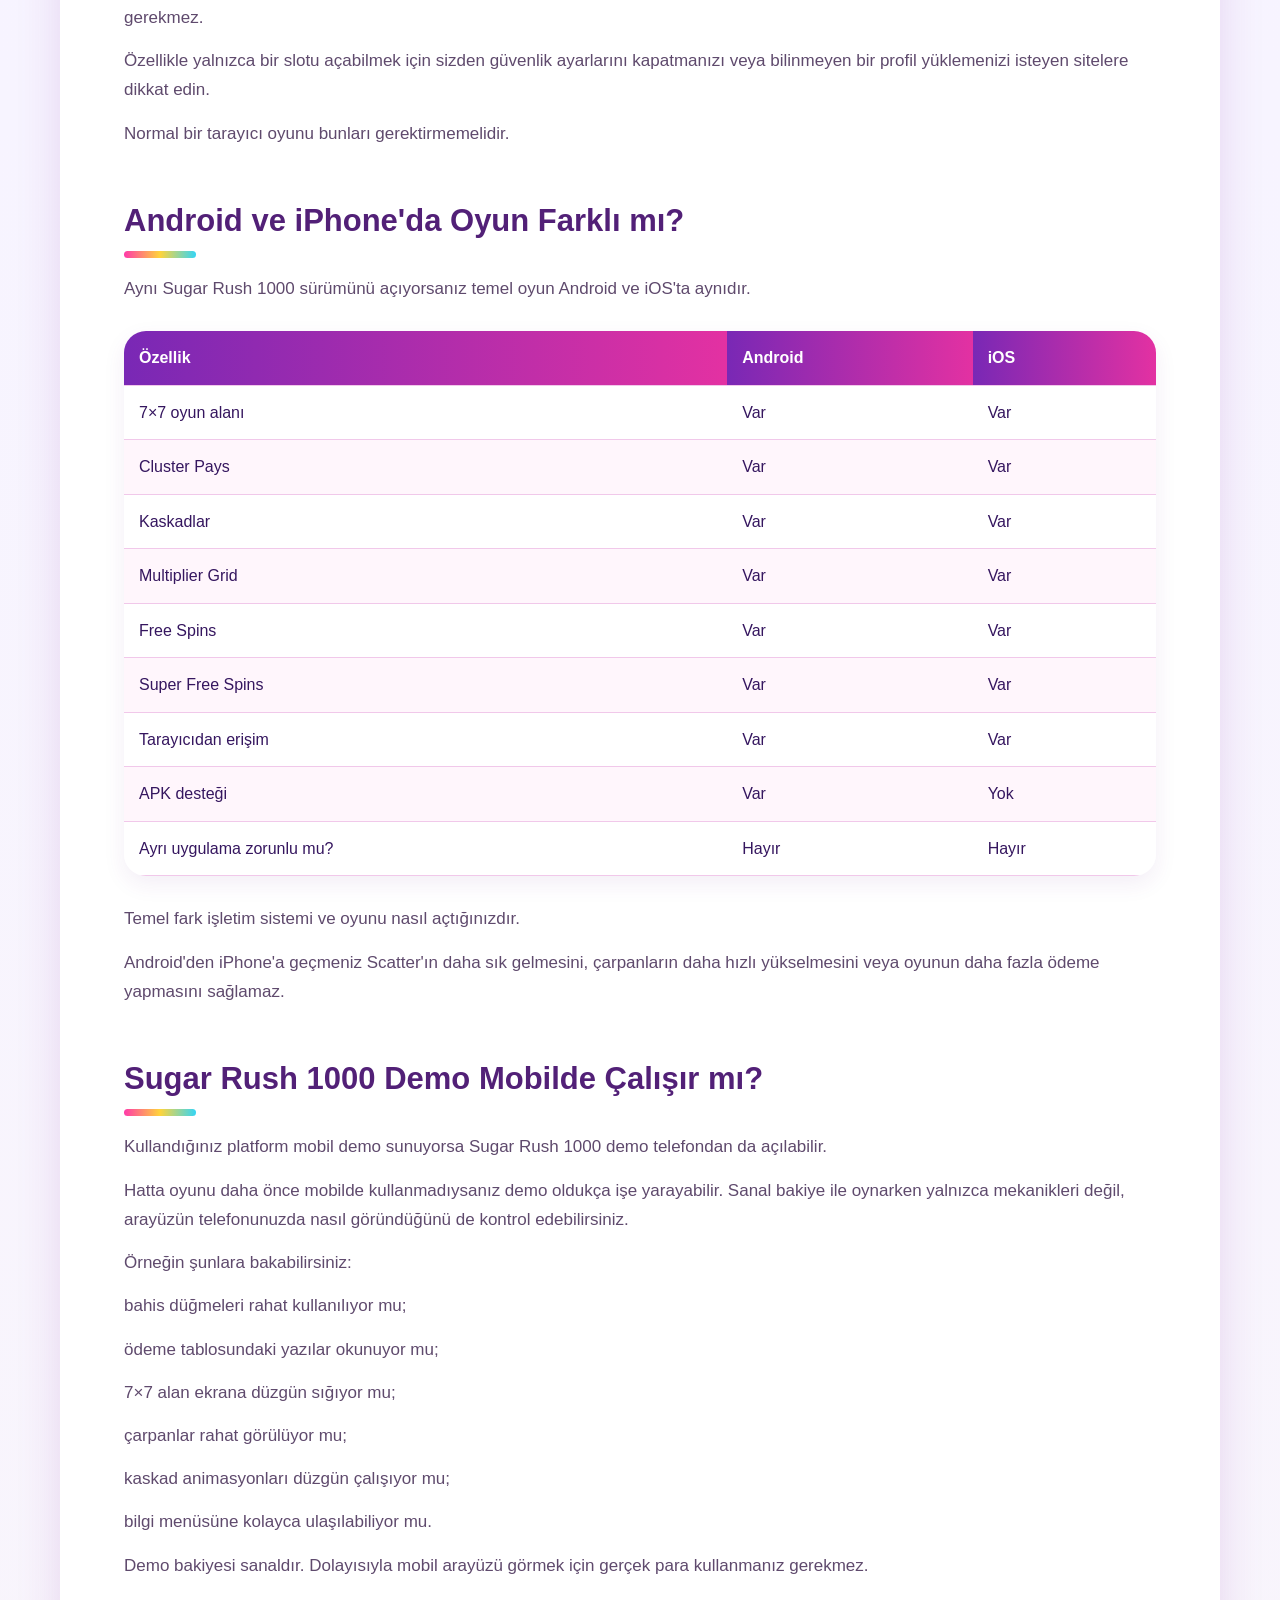
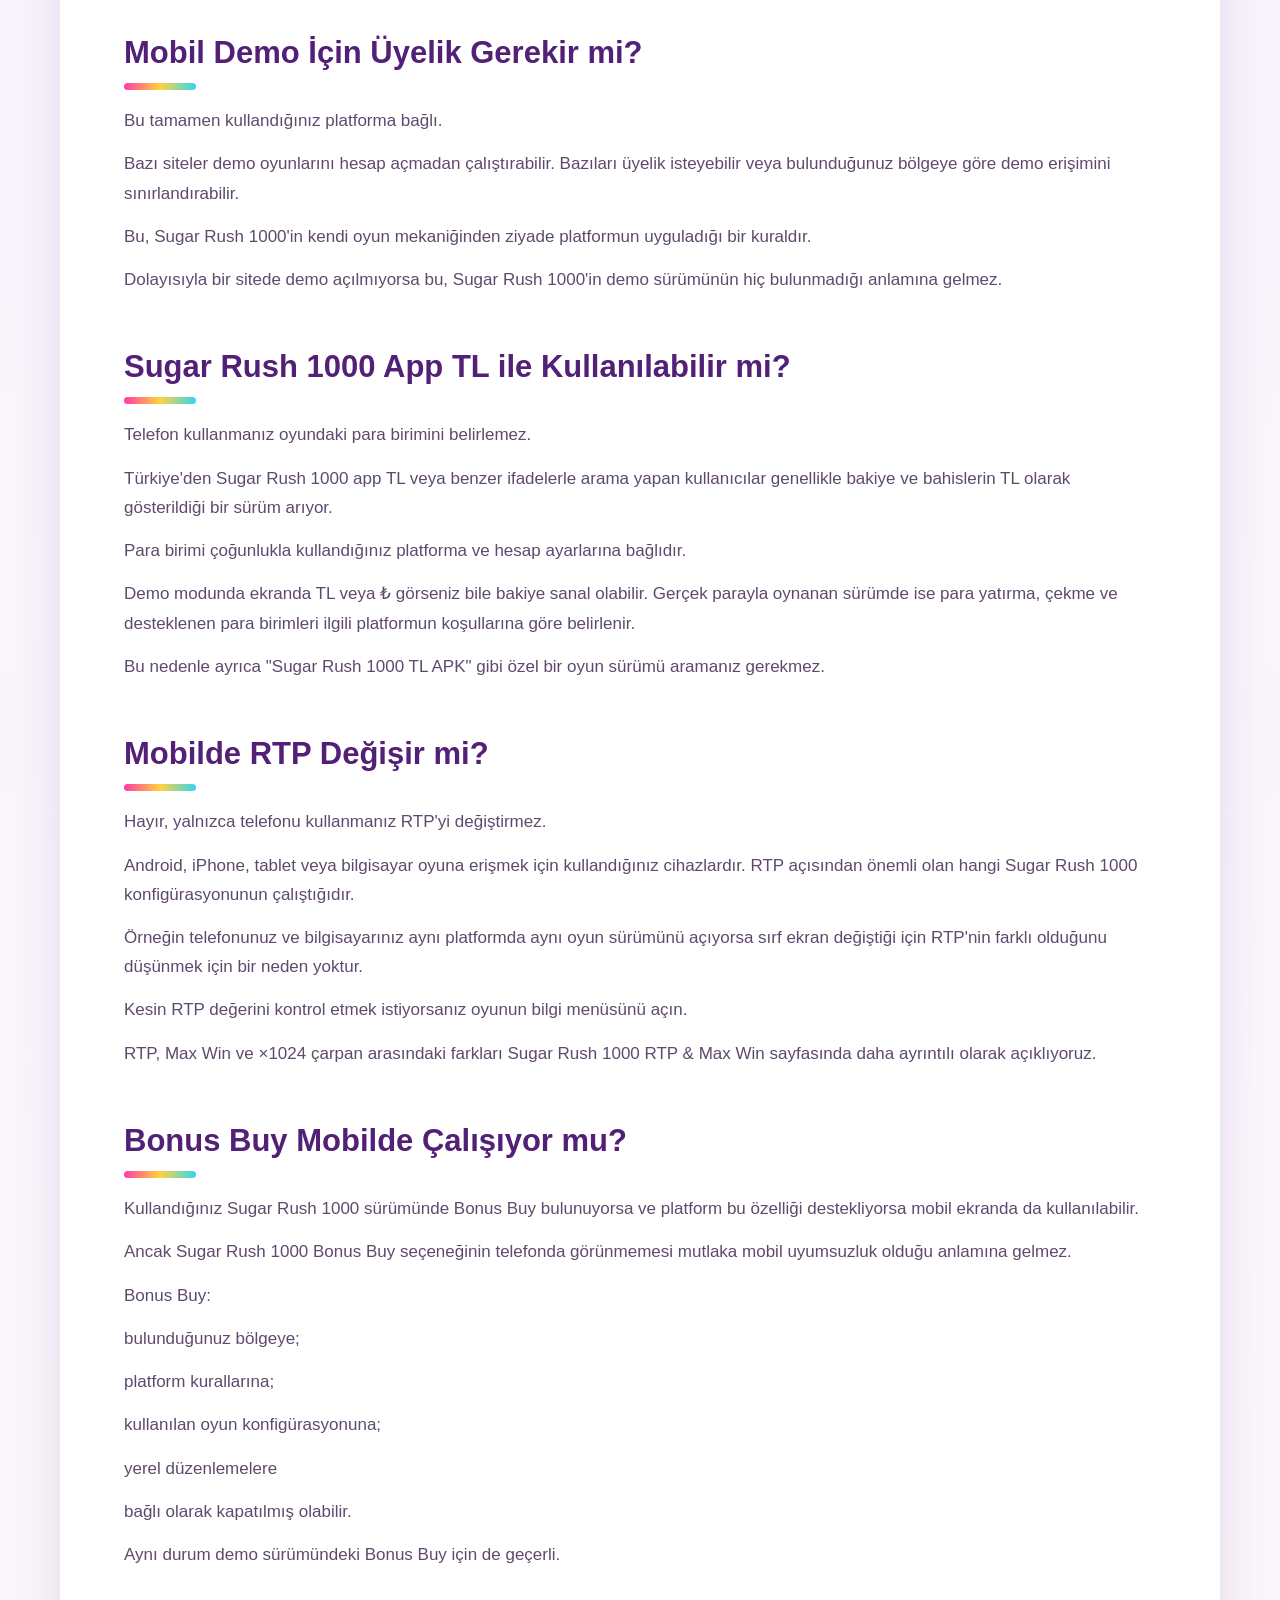
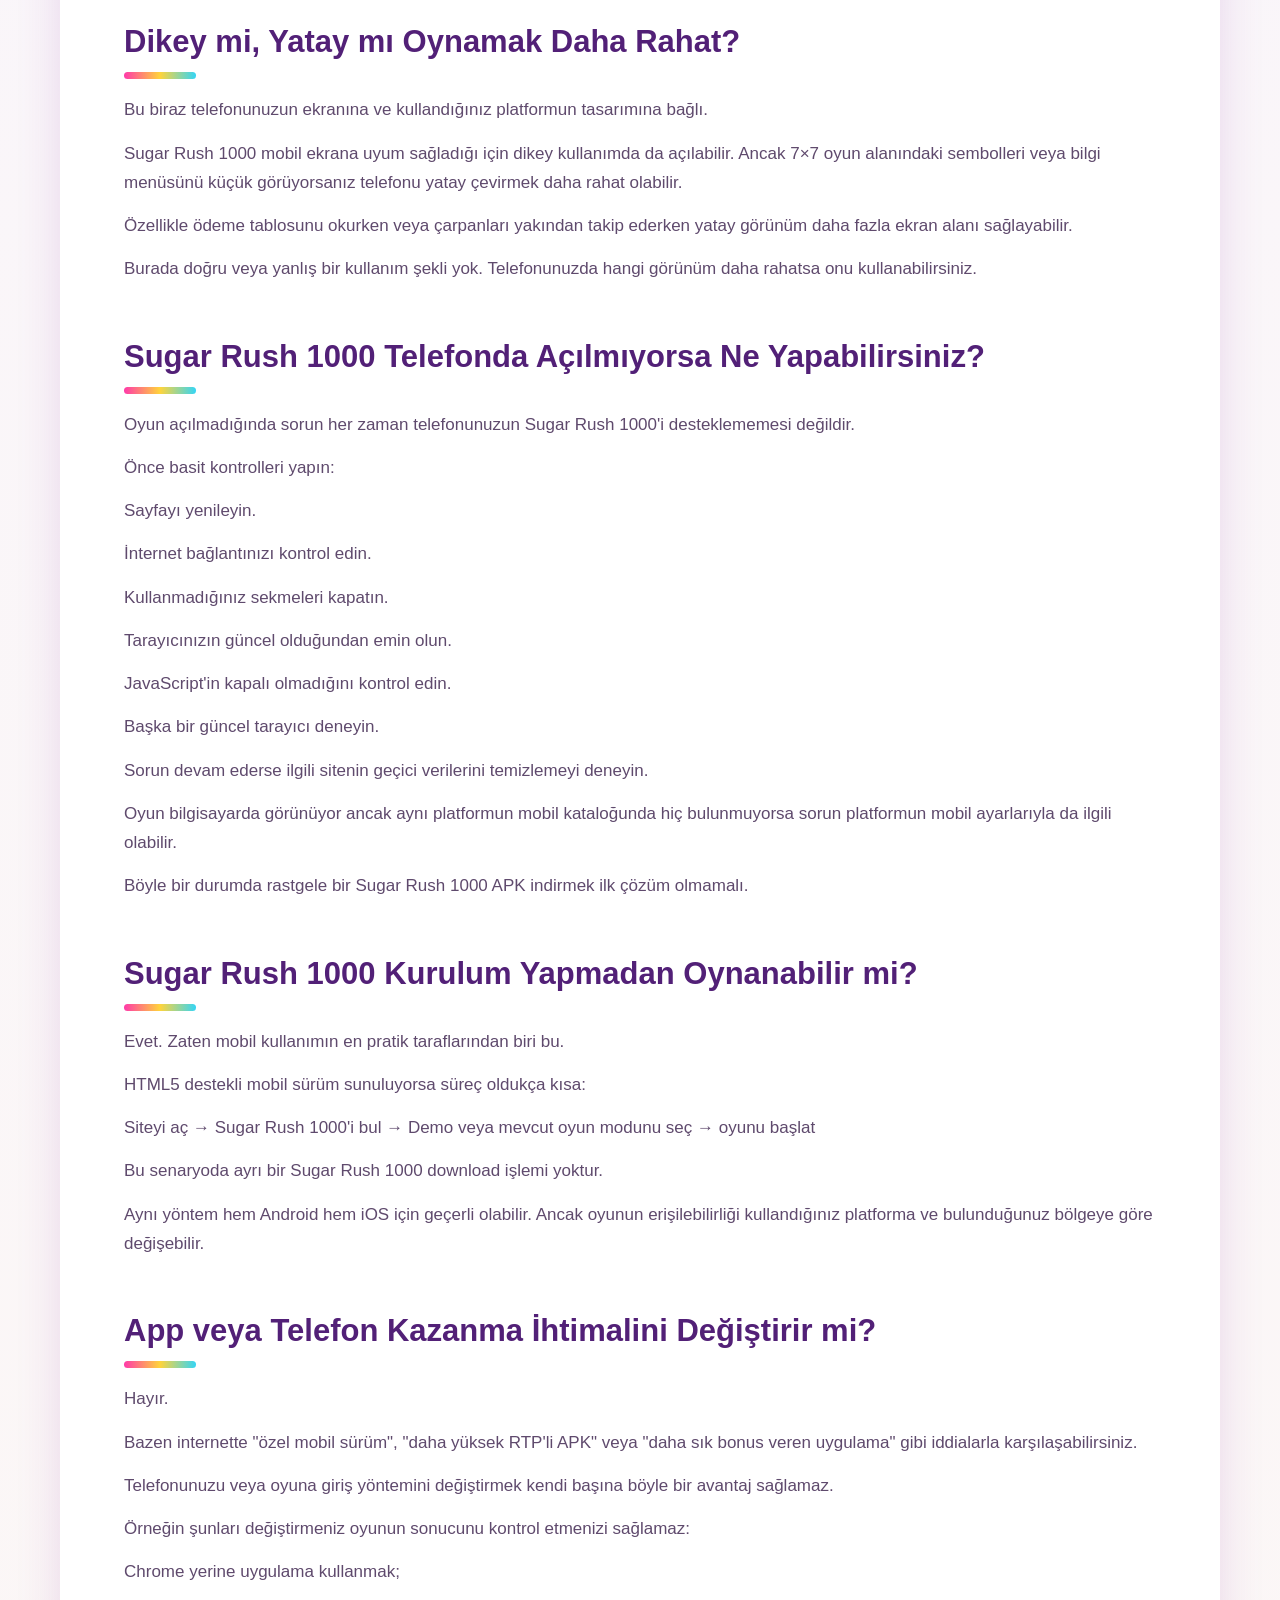
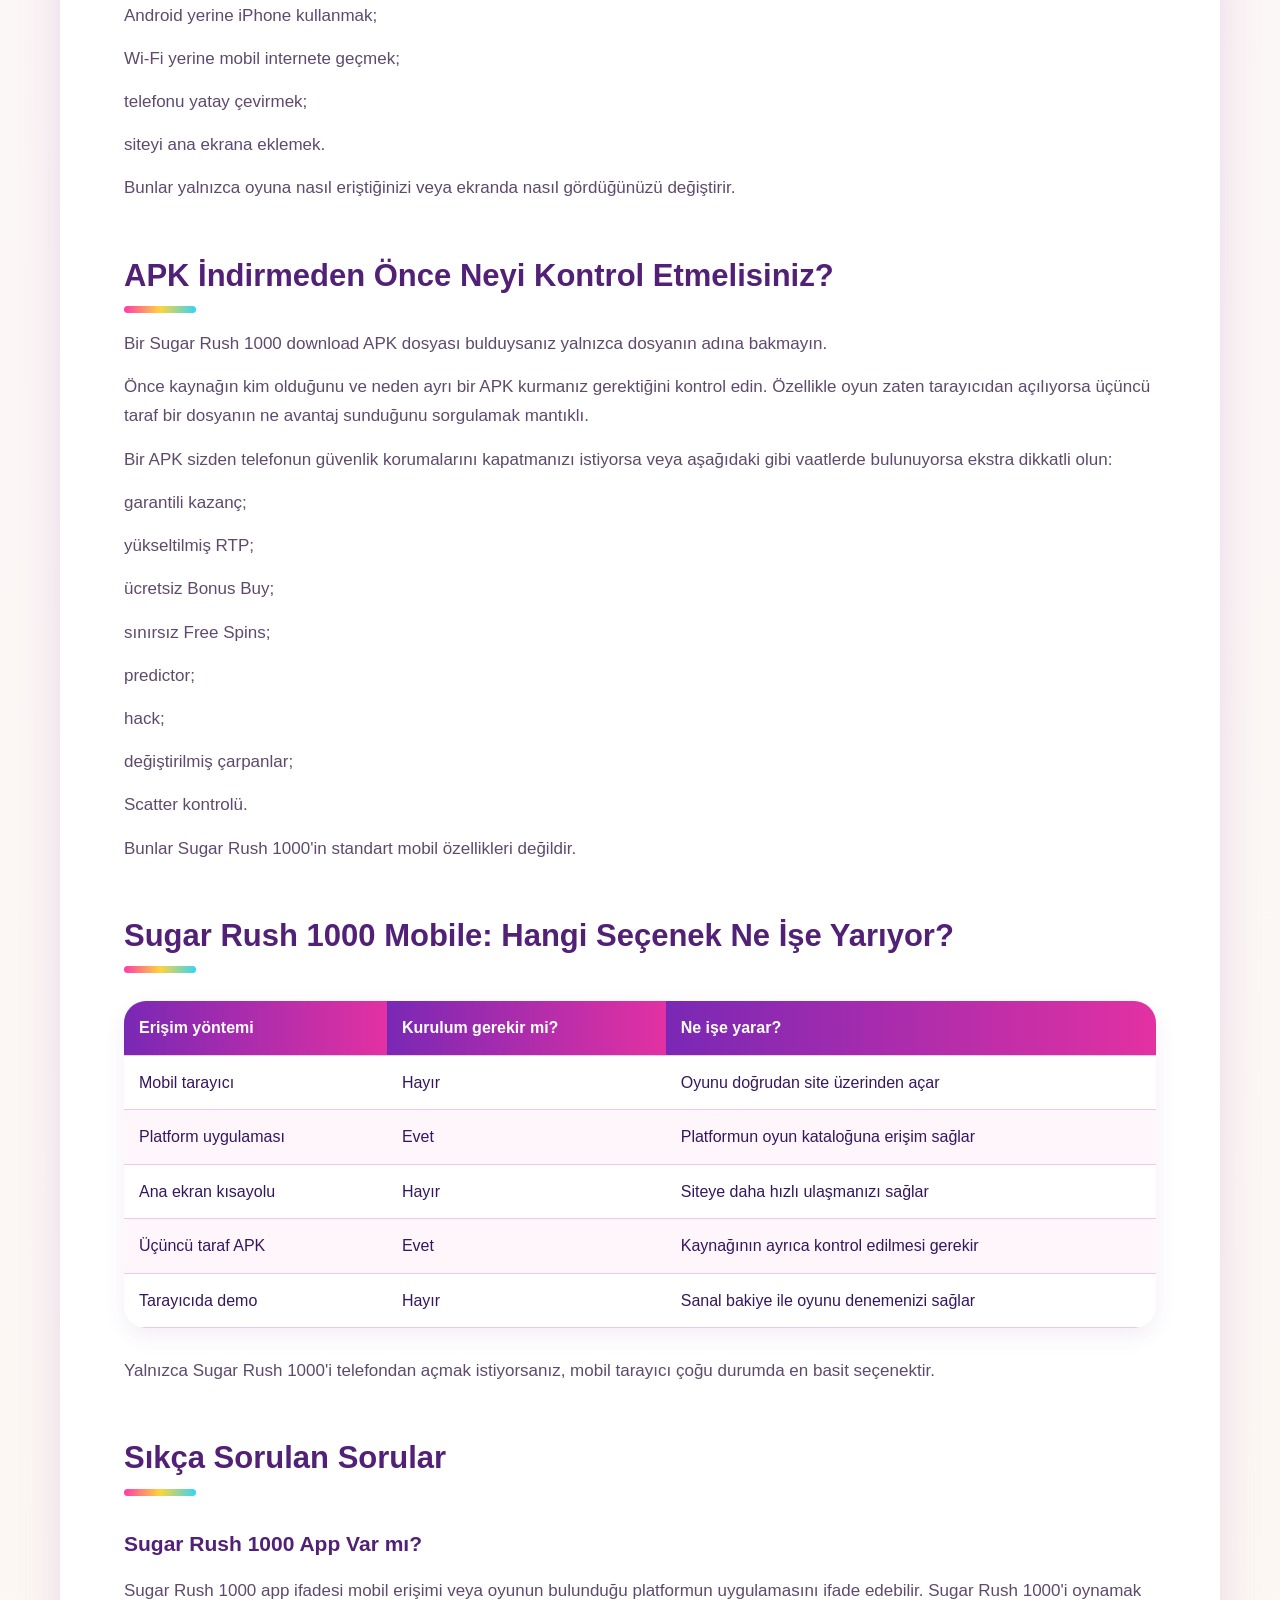
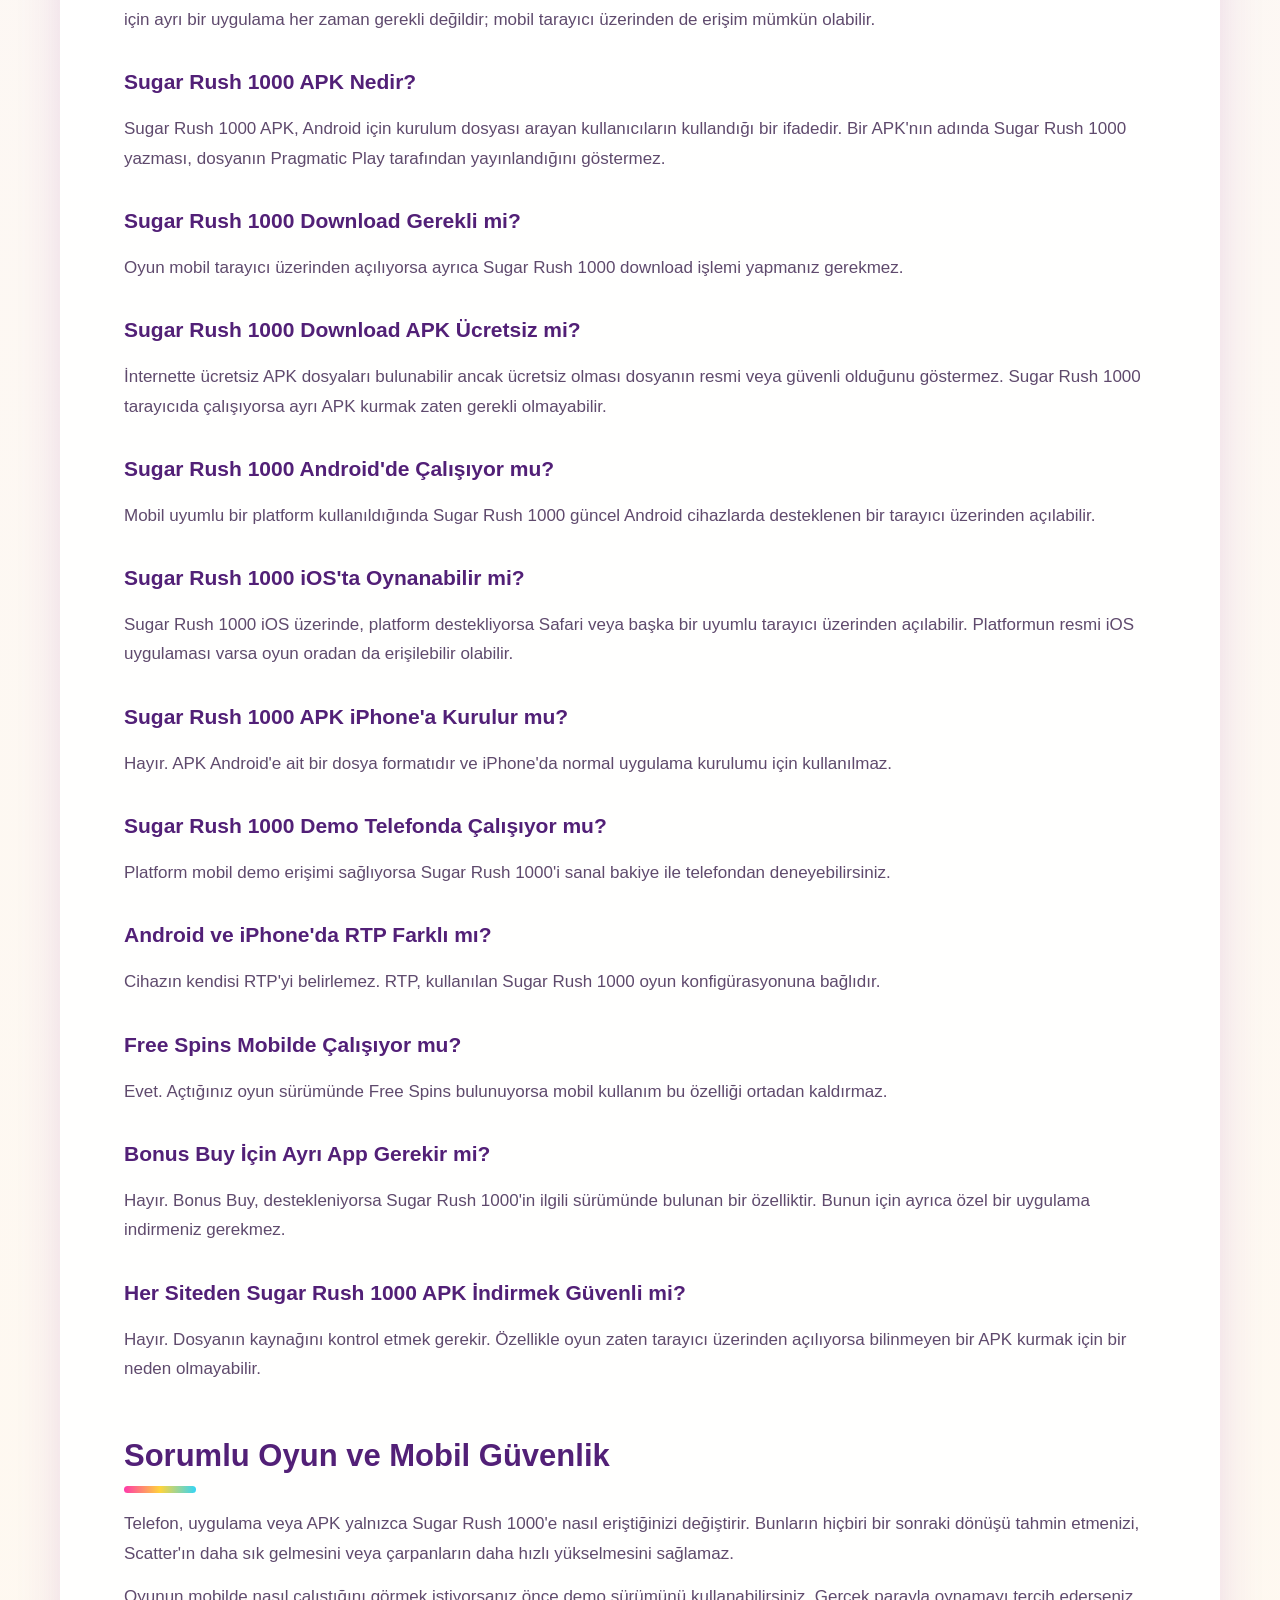
<file: sugar-rush-1000-app/index.html>
<!doctype html><html lang="tr"><head><meta charset="utf-8"><meta name="viewport" content="width=device-width,initial-scale=1"><meta name="google-site-verification" content="w_2lZKJKAQImdapxI91HxqJXmrQn_Uu8EXxJp67fZOU" /><title>Sugar Rush 1000 App – APK, iOS ve Mobil Oyun Rehberi</title><meta name="description" content="Sugar Rush 1000 app mobilde nasıl oynanır? Android, APK, iOS ve download seçeneklerini, tarayıcıdan oynama yöntemlerini ve mobil demoyu inceleyin."><link rel="canonical" href="https://bulhaber.com/sugar-rush-1000-app/"><meta property="og:type" content="article"><meta property="og:title" content="Sugar Rush 1000 App – APK, iOS ve Mobil Oyun Rehberi"><meta property="og:description" content="Sugar Rush 1000 app mobilde nasıl oynanır? Android, APK, iOS ve download seçeneklerini, tarayıcıdan oynama yöntemlerini ve mobil demoyu inceleyin."><meta property="og:url" content="https://bulhaber.com/sugar-rush-1000-app/"><meta property="og:image" content="https://bulhaber.com/assets/images/hero.webp"><meta name="twitter:card" content="summary_large_image"><link rel="icon" href="/favicon.svg" type="image/svg+xml"><link rel="stylesheet" href="/assets/style.css"><script type="application/ld+json">{"@context": "https://schema.org", "@graph": [{"@type": "WebSite", "@id": "https://bulhaber.com/#website", "url": "https://bulhaber.com/", "name": "Bul Haber", "inLanguage": "tr-TR"}, {"@type": "Person", "@id": "https://bulhaber.com/author/bulent-haberal/#person", "name": "Bülent Haberal", "url": "https://bulhaber.com/author/bulent-haberal/"}, {"@type": "Article", "headline": "Sugar Rush 1000 App: Android ve iPhone'da Nasıl Oynanır?", "description": "Sugar Rush 1000 app mobilde nasıl oynanır? Android, APK, iOS ve download seçeneklerini, tarayıcıdan oynama yöntemlerini ve mobil demoyu inceleyin.", "mainEntityOfPage": "https://bulhaber.com/sugar-rush-1000-app/", "author": {"@id": "https://bulhaber.com/author/bulent-haberal/#person"}, "publisher": {"@type": "Organization", "name": "Bul Haber", "url": "https://bulhaber.com/"}, "inLanguage": "tr-TR"}, {"@type": "BreadcrumbList", "itemListElement": [{"@type": "ListItem", "position": 1, "name": "Ana Sayfa", "item": "https://bulhaber.com/"}, {"@type": "ListItem", "position": 2, "name": "Sugar Rush 1000 App: Android ve iPhone'da Nasıl Oynanır?", "item": "https://bulhaber.com/sugar-rush-1000-app/"}]}]}</script></head><body><div class="topbar">18+ · Oyunlar şansa dayalıdır. Kaybetmeyi göze alamayacağınız parayla oynamayın.</div><header class="site-header"><div class="wrap nav"><a class="brand" href="/"><span class="brand-mark">BH</span><span>BUL HABER<small>SUGAR RUSH 1000 REHBERİ</small></span></a><nav class="menu"><a href="/">Ana Sayfa</a><a href="/sugar-rush-1000-nasil-oynanir/">Nasıl Oynanır</a><a href="/sugar-rush-1000-rtp-max-win/">RTP &amp; Max Win</a><a href="/sugar-rush-1000-free-spins/">Free Spins</a><a href="/sugar-rush-1000-app/">Mobil</a></nav><a class="nav-cta" href="/info/" rel="nofollow sponsored">Oyunu İncele →</a><button class="hamb" aria-label="Menü">☰</button></div></header><section class="hero"><div class="wrap"><div class="hero-shell" style="min-height:430px"><img src="/assets/images/mobile.webp" alt="Sugar Rush 1000 App"><div class="hero-overlay"></div><div class="hero-copy" style="padding-top:58px"><span class="eyebrow">BUL HABER · SUGAR RUSH 1000</span><h1>Sugar Rush 1000 App: Android ve iPhone&#x27;da Nasıl Oynanır?</h1><p>Sugar Rush 1000 app mobilde nasıl oynanır? Android, APK, iOS ve download seçeneklerini, tarayıcıdan oynama yöntemlerini ve mobil demoyu inceleyin.</p><div class="actions"><a class="btn btn-primary" href="/info/" rel="nofollow sponsored">Oyunu İncele →</a></div></div><div class="game-stamp">SUGAR RUSH <span>1000</span></div></div></div></section><main class="main" id="rehber"><div class="wrap"><div class="toc"><div class="toc-head"><h2>Bu sayfada</h2><span style="font-size:12px;color:#8b6c94">Hızlı erişim</span></div><ol><li><a href="#sugar-rush-1000-telefonda-oynanabilir-mi">Sugar Rush 1000 Telefonda Oynanabilir mi?</a></li><li><a href="#gercekten-ayri-bir-sugar-rush-1000-app-var-mi">Gerçekten Ayrı Bir Sugar Rush 1000 App Var mı?</a></li><li><a href="#sugar-rush-1000-android-de-nasil-acilir">Sugar Rush 1000 Android&#x27;de Nasıl Açılır?</a></li><li><a href="#sugar-rush-1000-apk-nedir">Sugar Rush 1000 APK Nedir?</a></li><li><a href="#sugar-rush-1000-download-apk-gerekli-mi">Sugar Rush 1000 Download APK Gerekli mi?</a></li><li><a href="#bilinmeyen-apk-dosyalarinda-nelere-dikkat-etmek-gerekir">Bilinmeyen APK Dosyalarında Nelere Dikkat Etmek Gerekir?</a></li><li><a href="#sugar-rush-1000-download-ne-anlama-geliyor">Sugar Rush 1000 Download Ne Anlama Geliyor?</a></li><li><a href="#ana-ekrana-sugar-rush-1000-kisayolu-eklenebilir-mi">Ana Ekrana Sugar Rush 1000 Kısayolu Eklenebilir mi?</a></li><li><a href="#sugar-rush-1000-ios-ve-iphone">Sugar Rush 1000 iOS ve iPhone</a></li><li><a href="#iphone-a-sugar-rush-1000-indirmek-gerekiyor-mu">iPhone&#x27;a Sugar Rush 1000 İndirmek Gerekiyor mu?</a></li><li><a href="#android-ve-iphone-da-oyun-farkli-mi">Android ve iPhone&#x27;da Oyun Farklı mı?</a></li><li><a href="#sugar-rush-1000-demo-mobilde-calisir-mi">Sugar Rush 1000 Demo Mobilde Çalışır mı?</a></li><li><a href="#mobil-demo-icin-uyelik-gerekir-mi">Mobil Demo İçin Üyelik Gerekir mi?</a></li><li><a href="#sugar-rush-1000-app-tl-ile-kullanilabilir-mi">Sugar Rush 1000 App TL ile Kullanılabilir mi?</a></li><li><a href="#mobilde-rtp-degisir-mi">Mobilde RTP Değişir mi?</a></li><li><a href="#bonus-buy-mobilde-calisiyor-mu">Bonus Buy Mobilde Çalışıyor mu?</a></li><li><a href="#dikey-mi-yatay-mi-oynamak-daha-rahat">Dikey mi, Yatay mı Oynamak Daha Rahat?</a></li><li><a href="#sugar-rush-1000-telefonda-acilmiyorsa-ne-yapabilirsiniz">Sugar Rush 1000 Telefonda Açılmıyorsa Ne Yapabilirsiniz?</a></li><li><a href="#sugar-rush-1000-kurulum-yapmadan-oynanabilir-mi">Sugar Rush 1000 Kurulum Yapmadan Oynanabilir mi?</a></li><li><a href="#app-veya-telefon-kazanma-ihtimalini-degistirir-mi">App veya Telefon Kazanma İhtimalini Değiştirir mi?</a></li><li><a href="#apk-indirmeden-once-neyi-kontrol-etmelisiniz">APK İndirmeden Önce Neyi Kontrol Etmelisiniz?</a></li><li><a href="#sugar-rush-1000-mobile-hangi-secenek-ne-ise-yariyor">Sugar Rush 1000 Mobile: Hangi Seçenek Ne İşe Yarıyor?</a></li><li><a href="#sikca-sorulan-sorular">Sıkça Sorulan Sorular</a></li><li><a href="#sorumlu-oyun-ve-mobil-guvenlik">Sorumlu Oyun ve Mobil Güvenlik</a></li></ol></div><article class="article"><h1>Sugar Rush 1000 App: Android ve iPhone&#x27;da Nasıl Oynanır?</h1><p>Sugar Rush 1000&#x27;i telefondan oynamak istiyorsanız ilk akla gelen şey bir uygulama indirmek olabilir. Ancak çoğu durumda buna gerek yok. Oyun, mobil uyumlu bir platform üzerinden doğrudan tarayıcıda açılabiliyor.</p><p>Bu yüzden Sugar Rush 1000 app ararken aslında neye ihtiyacınız olduğunu ayırmak önemli. Android kullanıyorsanız Chrome gibi güncel bir tarayıcı yeterli olabilir. iPhone&#x27;da da oyun Safari üzerinden açılabilir. Bazı platformların kendi uygulaması bulunabilir, ancak bu uygulama Sugar Rush 1000&#x27;in kendisiyle aynı şey değildir.</p><p>Özellikle Sugar Rush 1000 APK adıyla sunulan dosyalarda biraz daha dikkatli olmak gerekiyor. Bir APK&#x27;nın adında oyunun geçmesi, dosyanın Pragmatic Play tarafından hazırlandığını göstermez.</p><figure class="media"><img src="/assets/images/mobile.webp" alt="Sugar Rush 1000 oyun görseli" loading="eager"><figcaption class="media-label">SUGAR RUSH <span>1000</span></figcaption></figure><p>Kısacası telefondan oynamanın birkaç yolu var. Hangisinin mantıklı olduğu kullandığınız cihazdan çok, oyuna eriştiğiniz platforma bağlı.</p><h2 id="sugar-rush-1000-telefonda-oynanabilir-mi">Sugar Rush 1000 Telefonda Oynanabilir mi?</h2><p>Evet. Mobil uyumlu bir platform kullanıyorsanız Sugar Rush 1000&#x27;i Android telefon, iPhone veya tablette açabilirsiniz.</p><p>Mobil ekranda da oyunun temel özellikleri kullanılmaya devam eder:</p><p>7×7 oyun alanı;</p><p>Spin düğmesi;</p><p>bahis ayarları;</p><p>Cluster Pays;</p><p>kaskadlar;</p><p>Multiplier Grid;</p><p>Scatter sembolleri;</p><p>Free Spins;</p><p>Super Free Spins;</p><p>oyun bilgi menüsü.</p><p>Ekran daha küçük olduğu için düğmelerin yerleşimi değişebilir ancak oyunun temel mantığı değişmez.</p><p>Aynı Sugar Rush 1000 sürümünü bilgisayardan veya telefondan açmanız Cluster Pays sistemini, çarpanların maksimum değerini ya da bonus kurallarını değiştirmez.</p><h2 id="gercekten-ayri-bir-sugar-rush-1000-app-var-mi">Gerçekten Ayrı Bir Sugar Rush 1000 App Var mı?</h2><p>Burada &quot;app&quot; kelimesi biraz kafa karıştırıyor.</p><p>Sugar Rush 1000 app araması yapan biri üç farklı şeyi kastediyor olabilir: yalnızca Sugar Rush 1000 için hazırlanmış ayrı bir uygulama, oyunun bulunduğu platformun mobil uygulaması veya oyunu telefondan açmanın herhangi bir yolu.</p><p>Bunlar aynı şey değil.</p><p>Sugar Rush 1000, Pragmatic Play tarafından geliştirilen ve farklı platformların oyun kataloglarına entegre edilebilen bir slot. Bu nedenle telefonunuzda ayrıca &quot;Sugar Rush 1000&quot; isimli bağımsız bir uygulama bulunması gerekmiyor.</p><p>Çoğu durumda süreç bundan ibaret:</p><p>Tarayıcıyı aç → kullandığın platforma gir → Sugar Rush 1000&#x27;i bul → oyunu başlat</p><p>Platform kendi Android veya iOS uygulamasını sunuyorsa oyuna o uygulamanın içinden de erişilebilir. Ancak bu durumda yüklediğiniz uygulama Sugar Rush 1000&#x27;in değil, ilgili platformun uygulamasıdır.</p><div class="cta-strip"><div><h3>Oyunu doğrudan incelemek ister misiniz?</h3><p>Devam etmeden önce güncel koşulları ve bulunduğunuz bölgedeki uygunluğu kontrol edin.</p></div><a class="btn" href="/info/" rel="nofollow sponsored">Sugar Rush 1000’e git →</a></div><h2 id="sugar-rush-1000-android-de-nasil-acilir">Sugar Rush 1000 Android&#x27;de Nasıl Açılır?</h2><p>Android&#x27;de en kolay yöntem genellikle tarayıcı kullanmak.</p><p>Chrome veya desteklenen başka bir güncel tarayıcıdan kullandığınız platformu açıp Sugar Rush 1000&#x27;i bulabilirsiniz. Site mobil uyumluysa oyun ekranı telefonun boyutuna göre otomatik olarak ayarlanır.</p><p>Sorunsuz çalışması için birkaç temel nokta yeterli:</p><p>tarayıcınız güncel olmalı;</p><p>JavaScript açık olmalı;</p><p>internet bağlantınız stabil olmalı;</p><p>telefonda yeterli boş bellek bulunmalı;</p><p>tarayıcı oyunun gerekli öğelerini engellememeli.</p><p>Oyun daha önce çalıştığı halde aniden açılmamaya başladıysa hemen APK aramaya geçmek yerine önce sayfayı yenilemek veya tarayıcıyı kontrol etmek daha mantıklı.</p><h2 id="sugar-rush-1000-apk-nedir">Sugar Rush 1000 APK Nedir?</h2><p>APK, Android uygulamalarının kurulumunda kullanılan dosya formatıdır. Google Play dışında indirilen uygulamalar da APK dosyası üzerinden telefona kurulabilir.</p><p>Dolayısıyla internette Sugar Rush 1000 APK veya Sugar Rush 1000 download APK adıyla dosyalar bulmanız mümkün.</p><p>Sorun APK formatının kendisi değil, dosyanın nereden geldiğidir.</p><p>Herhangi bir site bir dosyaya sugar-rush-1000.apk adını verebilir. Bu isim dosyanın Pragmatic Play&#x27;e ait olduğunu, resmi olduğunu veya güvenli olduğunu kanıtlamaz.</p><p>Oyun zaten tarayıcı üzerinden çalışıyorsa yalnızca Sugar Rush 1000&#x27;e erişmek için bilinmeyen bir APK kurmanın pratik bir avantajı da olmayabilir.</p><h2 id="sugar-rush-1000-download-apk-gerekli-mi">Sugar Rush 1000 Download APK Gerekli mi?</h2><p>Çoğu durumda hayır.</p><p>Sugar Rush 1000 tarayıcı üzerinden açılıyorsa oyun için gerekli dosyalar sayfa açılırken yüklenir. Telefona ayrıca slotun kendisini kurmanız gerekmez.</p><p>Bu yöntemin birkaç avantajı var. Telefonunuzun bilinmeyen uygulamalara izin vermesini açmak zorunda kalmazsınız, ayrı bir kurulum dosyası aramazsınız ve oyun güncellemeleriyle manuel olarak uğraşmazsınız.</p><p>Dolayısıyla Sugar Rush 1000 download APK aramadan önce oyunun kullandığınız platformda normal mobil tarayıcıdan açılıp açılmadığını kontrol etmek daha mantıklı.</p><h2 id="bilinmeyen-apk-dosyalarinda-nelere-dikkat-etmek-gerekir">Bilinmeyen APK Dosyalarında Nelere Dikkat Etmek Gerekir?</h2><p>Bir Android uygulamasının bazı izinlere ihtiyaç duyması normal olabilir. Ancak bir slotu açmak için gereken uygulamanın telefonunuzdaki alakasız bilgilere erişmek istemesi soru işareti yaratmalıdır.</p><p>Örneğin yüklediğiniz dosya sizden şu izinleri istiyorsa neden istediğini kontrol edin:</p><p>kişiler;</p><p>SMS;</p><p>mikrofon;</p><p>fotoğraf ve dosyalar;</p><p>diğer uygulamalara erişim;</p><p>cihazın sistem ayarları.</p><p>Özellikle uygulama kaynağı belirsizse ve kurulumdan sonra ödeme bilgilerinizi veya hesap şifrenizi tekrar girmenizi istiyorsa daha dikkatli olmak gerekir.</p><p>Bu nedenle APK&#x27;yı Sugar Rush 1000&#x27;i telefondan oynamanın zorunlu yolu olarak düşünmeyin.</p><div class="cta-strip"><div><h3>Oyunu doğrudan incelemek ister misiniz?</h3><p>Devam etmeden önce güncel koşulları ve bulunduğunuz bölgedeki uygunluğu kontrol edin.</p></div><a class="btn" href="/info/" rel="nofollow sponsored">Sugar Rush 1000’e git →</a></div><h2 id="sugar-rush-1000-download-ne-anlama-geliyor">Sugar Rush 1000 Download Ne Anlama Geliyor?</h2><p>Sugar Rush 1000 download araması her zaman oyunun kendisini indirmek anlamına gelmiyor.</p><p>Kullanıcı aslında şunlardan herhangi birini arıyor olabilir:</p><p>Android için APK;</p><p>kullandığı platformun mobil uygulaması;</p><p>iPhone uygulaması;</p><p>oyuna hızlı erişmek için ana ekran kısayolu;</p><p>yalnızca mobil tarayıcıdan oyunu açmanın yolunu.</p><p>Bu ayrım önemli çünkü son seçenek için hiçbir şey indirmeniz gerekmiyor.</p><p>Mobil uyumlu bir platformda Sugar Rush 1000&#x27;i açıp tarayıcı üzerinden oynayabilirsiniz.</p><h2 id="ana-ekrana-sugar-rush-1000-kisayolu-eklenebilir-mi">Ana Ekrana Sugar Rush 1000 Kısayolu Eklenebilir mi?</h2><p>Tarayıcınız destekliyorsa kullandığınız sitenin kısayolunu telefonun ana ekranına ekleyebilirsiniz.</p><p>Böylece her seferinde tarayıcıyı açıp adresi yazmak yerine ana ekrandaki simgeye dokunarak siteye girebilirsiniz.</p><p>Dışarıdan bakıldığında bu yöntem uygulamaya benzeyebilir. Ancak teknik olarak aynı şey değildir.</p><p>Ana ekrana eklediğiniz kısayol, çoğu durumda yalnızca tarayıcıdaki ilgili sayfayı açar. Bu işlem telefonunuza resmi bir Sugar Rush 1000 app yüklemez.</p><h2 id="sugar-rush-1000-ios-ve-iphone">Sugar Rush 1000 iOS ve iPhone</h2><p>iPhone veya iPad kullanıyorsanız yöntem yine oldukça basit.</p><p>Platform mobil erişimi destekliyorsa Sugar Rush 1000 iOS üzerinde Safari veya desteklenen başka bir tarayıcı üzerinden çalışabilir.</p><p>Android&#x27;den farklı olarak iPhone&#x27;da APK kullanılmaz. APK, Android&#x27;e ait bir kurulum formatıdır.</p><p>Bu yüzden internette gördüğünüz:</p><p>Sugar Rush 1000 APK iOS</p><p>veya</p><p>Sugar Rush 1000 APK for iPhone</p><p>gibi ifadeler teknik olarak doğru değildir.</p><p>iPhone&#x27;da seçenekler genellikle tarayıcıdan erişim veya platformun App Store üzerinden sunduğu kendi uygulamasıdır.</p><h2 id="iphone-a-sugar-rush-1000-indirmek-gerekiyor-mu">iPhone&#x27;a Sugar Rush 1000 İndirmek Gerekiyor mu?</h2><p>Oyun tarayıcıda açılıyorsa hayır.</p><p>Safari üzerinden kullandığınız platforma girip Sugar Rush 1000&#x27;i açmanız yeterli olabilir.</p><p>Böyle bir durumda ayrı dosya indirmeniz, bilinmeyen bir yapılandırma profili kurmanız veya iPhone&#x27;un güvenlik ayarlarını değiştirmeniz gerekmez.</p><p>Özellikle yalnızca bir slotu açabilmek için sizden güvenlik ayarlarını kapatmanızı veya bilinmeyen bir profil yüklemenizi isteyen sitelere dikkat edin.</p><p>Normal bir tarayıcı oyunu bunları gerektirmemelidir.</p><h2 id="android-ve-iphone-da-oyun-farkli-mi">Android ve iPhone&#x27;da Oyun Farklı mı?</h2><p>Aynı Sugar Rush 1000 sürümünü açıyorsanız temel oyun Android ve iOS&#x27;ta aynıdır.</p><div class="table-wrap"><table><thead><tr><th>Özellik</th><th>Android</th><th>iOS</th></tr></thead><tbody><tr><td>7×7 oyun alanı</td><td>Var</td><td>Var</td></tr><tr><td>Cluster Pays</td><td>Var</td><td>Var</td></tr><tr><td>Kaskadlar</td><td>Var</td><td>Var</td></tr><tr><td>Multiplier Grid</td><td>Var</td><td>Var</td></tr><tr><td>Free Spins</td><td>Var</td><td>Var</td></tr><tr><td>Super Free Spins</td><td>Var</td><td>Var</td></tr><tr><td>Tarayıcıdan erişim</td><td>Var</td><td>Var</td></tr><tr><td>APK desteği</td><td>Var</td><td>Yok</td></tr><tr><td>Ayrı uygulama zorunlu mu?</td><td>Hayır</td><td>Hayır</td></tr></tbody></table></div><p>Temel fark işletim sistemi ve oyunu nasıl açtığınızdır.</p><p>Android&#x27;den iPhone&#x27;a geçmeniz Scatter&#x27;ın daha sık gelmesini, çarpanların daha hızlı yükselmesini veya oyunun daha fazla ödeme yapmasını sağlamaz.</p><h2 id="sugar-rush-1000-demo-mobilde-calisir-mi">Sugar Rush 1000 Demo Mobilde Çalışır mı?</h2><p>Kullandığınız platform mobil demo sunuyorsa Sugar Rush 1000 demo telefondan da açılabilir.</p><p>Hatta oyunu daha önce mobilde kullanmadıysanız demo oldukça işe yarayabilir. Sanal bakiye ile oynarken yalnızca mekanikleri değil, arayüzün telefonunuzda nasıl göründüğünü de kontrol edebilirsiniz.</p><p>Örneğin şunlara bakabilirsiniz:</p><p>bahis düğmeleri rahat kullanılıyor mu;</p><p>ödeme tablosundaki yazılar okunuyor mu;</p><p>7×7 alan ekrana düzgün sığıyor mu;</p><p>çarpanlar rahat görülüyor mu;</p><p>kaskad animasyonları düzgün çalışıyor mu;</p><p>bilgi menüsüne kolayca ulaşılabiliyor mu.</p><p>Demo bakiyesi sanaldır. Dolayısıyla mobil arayüzü görmek için gerçek para kullanmanız gerekmez.</p><h2 id="mobil-demo-icin-uyelik-gerekir-mi">Mobil Demo İçin Üyelik Gerekir mi?</h2><p>Bu tamamen kullandığınız platforma bağlı.</p><p>Bazı siteler demo oyunlarını hesap açmadan çalıştırabilir. Bazıları üyelik isteyebilir veya bulunduğunuz bölgeye göre demo erişimini sınırlandırabilir.</p><p>Bu, Sugar Rush 1000&#x27;in kendi oyun mekaniğinden ziyade platformun uyguladığı bir kuraldır.</p><p>Dolayısıyla bir sitede demo açılmıyorsa bu, Sugar Rush 1000&#x27;in demo sürümünün hiç bulunmadığı anlamına gelmez.</p><h2 id="sugar-rush-1000-app-tl-ile-kullanilabilir-mi">Sugar Rush 1000 App TL ile Kullanılabilir mi?</h2><p>Telefon kullanmanız oyundaki para birimini belirlemez.</p><p>Türkiye&#x27;den Sugar Rush 1000 app TL veya benzer ifadelerle arama yapan kullanıcılar genellikle bakiye ve bahislerin TL olarak gösterildiği bir sürüm arıyor.</p><p>Para birimi çoğunlukla kullandığınız platforma ve hesap ayarlarına bağlıdır.</p><p>Demo modunda ekranda TL veya ₺ görseniz bile bakiye sanal olabilir. Gerçek parayla oynanan sürümde ise para yatırma, çekme ve desteklenen para birimleri ilgili platformun koşullarına göre belirlenir.</p><p>Bu nedenle ayrıca &quot;Sugar Rush 1000 TL APK&quot; gibi özel bir oyun sürümü aramanız gerekmez.</p><h2 id="mobilde-rtp-degisir-mi">Mobilde RTP Değişir mi?</h2><p>Hayır, yalnızca telefonu kullanmanız RTP&#x27;yi değiştirmez.</p><p>Android, iPhone, tablet veya bilgisayar oyuna erişmek için kullandığınız cihazlardır. RTP açısından önemli olan hangi Sugar Rush 1000 konfigürasyonunun çalıştığıdır.</p><p>Örneğin telefonunuz ve bilgisayarınız aynı platformda aynı oyun sürümünü açıyorsa sırf ekran değiştiği için RTP&#x27;nin farklı olduğunu düşünmek için bir neden yoktur.</p><p>Kesin RTP değerini kontrol etmek istiyorsanız oyunun bilgi menüsünü açın.</p><p>RTP, Max Win ve ×1024 çarpan arasındaki farkları Sugar Rush 1000 RTP &amp; Max Win sayfasında daha ayrıntılı olarak açıklıyoruz.</p><h2 id="bonus-buy-mobilde-calisiyor-mu">Bonus Buy Mobilde Çalışıyor mu?</h2><p>Kullandığınız Sugar Rush 1000 sürümünde Bonus Buy bulunuyorsa ve platform bu özelliği destekliyorsa mobil ekranda da kullanılabilir.</p><p>Ancak Sugar Rush 1000 Bonus Buy seçeneğinin telefonda görünmemesi mutlaka mobil uyumsuzluk olduğu anlamına gelmez.</p><p>Bonus Buy:</p><p>bulunduğunuz bölgeye;</p><p>platform kurallarına;</p><p>kullanılan oyun konfigürasyonuna;</p><p>yerel düzenlemelere</p><p>bağlı olarak kapatılmış olabilir.</p><p>Aynı durum demo sürümündeki Bonus Buy için de geçerli.</p><h2 id="dikey-mi-yatay-mi-oynamak-daha-rahat">Dikey mi, Yatay mı Oynamak Daha Rahat?</h2><p>Bu biraz telefonunuzun ekranına ve kullandığınız platformun tasarımına bağlı.</p><p>Sugar Rush 1000 mobil ekrana uyum sağladığı için dikey kullanımda da açılabilir. Ancak 7×7 oyun alanındaki sembolleri veya bilgi menüsünü küçük görüyorsanız telefonu yatay çevirmek daha rahat olabilir.</p><p>Özellikle ödeme tablosunu okurken veya çarpanları yakından takip ederken yatay görünüm daha fazla ekran alanı sağlayabilir.</p><p>Burada doğru veya yanlış bir kullanım şekli yok. Telefonunuzda hangi görünüm daha rahatsa onu kullanabilirsiniz.</p><h2 id="sugar-rush-1000-telefonda-acilmiyorsa-ne-yapabilirsiniz">Sugar Rush 1000 Telefonda Açılmıyorsa Ne Yapabilirsiniz?</h2><p>Oyun açılmadığında sorun her zaman telefonunuzun Sugar Rush 1000&#x27;i desteklememesi değildir.</p><p>Önce basit kontrolleri yapın:</p><p>Sayfayı yenileyin.</p><p>İnternet bağlantınızı kontrol edin.</p><p>Kullanmadığınız sekmeleri kapatın.</p><p>Tarayıcınızın güncel olduğundan emin olun.</p><p>JavaScript&#x27;in kapalı olmadığını kontrol edin.</p><p>Başka bir güncel tarayıcı deneyin.</p><p>Sorun devam ederse ilgili sitenin geçici verilerini temizlemeyi deneyin.</p><p>Oyun bilgisayarda görünüyor ancak aynı platformun mobil kataloğunda hiç bulunmuyorsa sorun platformun mobil ayarlarıyla da ilgili olabilir.</p><p>Böyle bir durumda rastgele bir Sugar Rush 1000 APK indirmek ilk çözüm olmamalı.</p><h2 id="sugar-rush-1000-kurulum-yapmadan-oynanabilir-mi">Sugar Rush 1000 Kurulum Yapmadan Oynanabilir mi?</h2><p>Evet. Zaten mobil kullanımın en pratik taraflarından biri bu.</p><p>HTML5 destekli mobil sürüm sunuluyorsa süreç oldukça kısa:</p><p>Siteyi aç → Sugar Rush 1000&#x27;i bul → Demo veya mevcut oyun modunu seç → oyunu başlat</p><p>Bu senaryoda ayrı bir Sugar Rush 1000 download işlemi yoktur.</p><p>Aynı yöntem hem Android hem iOS için geçerli olabilir. Ancak oyunun erişilebilirliği kullandığınız platforma ve bulunduğunuz bölgeye göre değişebilir.</p><h2 id="app-veya-telefon-kazanma-ihtimalini-degistirir-mi">App veya Telefon Kazanma İhtimalini Değiştirir mi?</h2><p>Hayır.</p><p>Bazen internette &quot;özel mobil sürüm&quot;, &quot;daha yüksek RTP&#x27;li APK&quot; veya &quot;daha sık bonus veren uygulama&quot; gibi iddialarla karşılaşabilirsiniz.</p><p>Telefonunuzu veya oyuna giriş yöntemini değiştirmek kendi başına böyle bir avantaj sağlamaz.</p><p>Örneğin şunları değiştirmeniz oyunun sonucunu kontrol etmenizi sağlamaz:</p><p>Chrome yerine uygulama kullanmak;</p><p>Android yerine iPhone kullanmak;</p><p>Wi-Fi yerine mobil internete geçmek;</p><p>telefonu yatay çevirmek;</p><p>siteyi ana ekrana eklemek.</p><p>Bunlar yalnızca oyuna nasıl eriştiğinizi veya ekranda nasıl gördüğünüzü değiştirir.</p><h2 id="apk-indirmeden-once-neyi-kontrol-etmelisiniz">APK İndirmeden Önce Neyi Kontrol Etmelisiniz?</h2><p>Bir Sugar Rush 1000 download APK dosyası bulduysanız yalnızca dosyanın adına bakmayın.</p><p>Önce kaynağın kim olduğunu ve neden ayrı bir APK kurmanız gerektiğini kontrol edin. Özellikle oyun zaten tarayıcıdan açılıyorsa üçüncü taraf bir dosyanın ne avantaj sunduğunu sorgulamak mantıklı.</p><p>Bir APK sizden telefonun güvenlik korumalarını kapatmanızı istiyorsa veya aşağıdaki gibi vaatlerde bulunuyorsa ekstra dikkatli olun:</p><p>garantili kazanç;</p><p>yükseltilmiş RTP;</p><p>ücretsiz Bonus Buy;</p><p>sınırsız Free Spins;</p><p>predictor;</p><p>hack;</p><p>değiştirilmiş çarpanlar;</p><p>Scatter kontrolü.</p><p>Bunlar Sugar Rush 1000&#x27;in standart mobil özellikleri değildir.</p><h2 id="sugar-rush-1000-mobile-hangi-secenek-ne-ise-yariyor">Sugar Rush 1000 Mobile: Hangi Seçenek Ne İşe Yarıyor?</h2><div class="table-wrap"><table><thead><tr><th>Erişim yöntemi</th><th>Kurulum gerekir mi?</th><th>Ne işe yarar?</th></tr></thead><tbody><tr><td>Mobil tarayıcı</td><td>Hayır</td><td>Oyunu doğrudan site üzerinden açar</td></tr><tr><td>Platform uygulaması</td><td>Evet</td><td>Platformun oyun kataloğuna erişim sağlar</td></tr><tr><td>Ana ekran kısayolu</td><td>Hayır</td><td>Siteye daha hızlı ulaşmanızı sağlar</td></tr><tr><td>Üçüncü taraf APK</td><td>Evet</td><td>Kaynağının ayrıca kontrol edilmesi gerekir</td></tr><tr><td>Tarayıcıda demo</td><td>Hayır</td><td>Sanal bakiye ile oyunu denemenizi sağlar</td></tr></tbody></table></div><p>Yalnızca Sugar Rush 1000&#x27;i telefondan açmak istiyorsanız, mobil tarayıcı çoğu durumda en basit seçenektir.</p><h2 id="sikca-sorulan-sorular">Sıkça Sorulan Sorular</h2><h3 id="sugar-rush-1000-app-var-mi">Sugar Rush 1000 App Var mı?</h3><p>Sugar Rush 1000 app ifadesi mobil erişimi veya oyunun bulunduğu platformun uygulamasını ifade edebilir. Sugar Rush 1000&#x27;i oynamak için ayrı bir uygulama her zaman gerekli değildir; mobil tarayıcı üzerinden de erişim mümkün olabilir.</p><h3 id="sugar-rush-1000-apk-nedir">Sugar Rush 1000 APK Nedir?</h3><p>Sugar Rush 1000 APK, Android için kurulum dosyası arayan kullanıcıların kullandığı bir ifadedir. Bir APK&#x27;nın adında Sugar Rush 1000 yazması, dosyanın Pragmatic Play tarafından yayınlandığını göstermez.</p><h3 id="sugar-rush-1000-download-gerekli-mi">Sugar Rush 1000 Download Gerekli mi?</h3><p>Oyun mobil tarayıcı üzerinden açılıyorsa ayrıca Sugar Rush 1000 download işlemi yapmanız gerekmez.</p><h3 id="sugar-rush-1000-download-apk-ucretsiz-mi">Sugar Rush 1000 Download APK Ücretsiz mi?</h3><p>İnternette ücretsiz APK dosyaları bulunabilir ancak ücretsiz olması dosyanın resmi veya güvenli olduğunu göstermez. Sugar Rush 1000 tarayıcıda çalışıyorsa ayrı APK kurmak zaten gerekli olmayabilir.</p><h3 id="sugar-rush-1000-android-de-calisiyor-mu">Sugar Rush 1000 Android&#x27;de Çalışıyor mu?</h3><p>Mobil uyumlu bir platform kullanıldığında Sugar Rush 1000 güncel Android cihazlarda desteklenen bir tarayıcı üzerinden açılabilir.</p><h3 id="sugar-rush-1000-ios-ta-oynanabilir-mi">Sugar Rush 1000 iOS&#x27;ta Oynanabilir mi?</h3><p>Sugar Rush 1000 iOS üzerinde, platform destekliyorsa Safari veya başka bir uyumlu tarayıcı üzerinden açılabilir. Platformun resmi iOS uygulaması varsa oyun oradan da erişilebilir olabilir.</p><h3 id="sugar-rush-1000-apk-iphone-a-kurulur-mu">Sugar Rush 1000 APK iPhone&#x27;a Kurulur mu?</h3><p>Hayır. APK Android&#x27;e ait bir dosya formatıdır ve iPhone&#x27;da normal uygulama kurulumu için kullanılmaz.</p><h3 id="sugar-rush-1000-demo-telefonda-calisiyor-mu">Sugar Rush 1000 Demo Telefonda Çalışıyor mu?</h3><p>Platform mobil demo erişimi sağlıyorsa Sugar Rush 1000&#x27;i sanal bakiye ile telefondan deneyebilirsiniz.</p><h3 id="android-ve-iphone-da-rtp-farkli-mi">Android ve iPhone&#x27;da RTP Farklı mı?</h3><p>Cihazın kendisi RTP&#x27;yi belirlemez. RTP, kullanılan Sugar Rush 1000 oyun konfigürasyonuna bağlıdır.</p><h3 id="free-spins-mobilde-calisiyor-mu">Free Spins Mobilde Çalışıyor mu?</h3><p>Evet. Açtığınız oyun sürümünde Free Spins bulunuyorsa mobil kullanım bu özelliği ortadan kaldırmaz.</p><h3 id="bonus-buy-icin-ayri-app-gerekir-mi">Bonus Buy İçin Ayrı App Gerekir mi?</h3><p>Hayır. Bonus Buy, destekleniyorsa Sugar Rush 1000&#x27;in ilgili sürümünde bulunan bir özelliktir. Bunun için ayrıca özel bir uygulama indirmeniz gerekmez.</p><h3 id="her-siteden-sugar-rush-1000-apk-indirmek-guvenli-mi">Her Siteden Sugar Rush 1000 APK İndirmek Güvenli mi?</h3><p>Hayır. Dosyanın kaynağını kontrol etmek gerekir. Özellikle oyun zaten tarayıcı üzerinden açılıyorsa bilinmeyen bir APK kurmak için bir neden olmayabilir.</p><h2 id="sorumlu-oyun-ve-mobil-guvenlik">Sorumlu Oyun ve Mobil Güvenlik</h2><p>Telefon, uygulama veya APK yalnızca Sugar Rush 1000&#x27;e nasıl eriştiğinizi değiştirir. Bunların hiçbiri bir sonraki dönüşü tahmin etmenizi, Scatter&#x27;ın daha sık gelmesini veya çarpanların daha hızlı yükselmesini sağlamaz.</p><p>Oyunun mobilde nasıl çalıştığını görmek istiyorsanız önce demo sürümünü kullanabilirsiniz. Gerçek parayla oynamayı tercih ederseniz önceden bir bütçe belirleyin ve kaybetmeyi göze alamayacağınız parayı kullanmayın.</p><p>Ayrıca yalnızca daha yüksek RTP, garantili kazanç veya ücretsiz bonus vaat ettiği için bilinmeyen bir APK yüklemeyin. Mobilde Sugar Rush 1000&#x27;e erişmek için çoğu durumda tarayıcı zaten yeterlidir.</p><div class="author-box"><div class="avatar">BH</div><div><h3>Bülent Haberal tarafından hazırlandı</h3><p>Sugar Rush 1000 mekanikleri, mobil kullanım ve oyun özellikleri üzerine bilgilendirme içerikleri hazırlıyoruz. <a href="/author/bulent-haberal/">Yazar sayfası →</a></p></div></div></article></div></main><section class="footer-cta"><div class="wrap"><div><h2>Sugar Rush 1000'i kendi ekranınızda inceleyin</h2><p>Oyun koşullarını, yaş sınırını ve bulunduğunuz bölgedeki kuralları kontrol edin.</p></div><a class="btn btn-primary" href="/info/" rel="nofollow sponsored">Mevcut seçeneğe git →</a></div></section><footer class="site-footer"><div class="wrap"><div class="footer-grid"><div><a class="brand" href="/"><span class="brand-mark">BH</span><span style="color:#fff">BUL HABER<small>SUGAR RUSH 1000 REHBERİ</small></span></a><p style="font-size:14px;max-width:430px">Sugar Rush 1000 hakkında bağımsız bilgilendirme içerikleri. Bulhaber.com bir casino işletmez, para yatırma veya çekme işlemi gerçekleştirmez.</p></div><div><h3>Rehberler</h3><a href="/sugar-rush-1000-nasil-oynanir/">Nasıl oynanır?</a><a href="/sugar-rush-1000-rtp-max-win/">RTP & Max Win</a><a href="/sugar-rush-1000-free-spins/">Free Spins</a><a href="/sugar-rush-1000-bonus-buy/">Bonus Buy</a><a href="/sugar-rush-vs-sugar-rush-1000/">Sugar Rush vs 1000</a><a href="/sugar-rush-1000-app/">Mobil / App</a></div><div><h3>Site</h3><a href="/author/bulent-haberal/">Yazar: Bülent Haberal</a><a href="/responsible-gaming/">Sorumlu Oyun</a><a href="/privacy-policy/">Gizlilik Politikası</a><a href="/cookie-policy/">Çerez Politikası</a><a href="/terms/">Kullanım Koşulları</a><a href="/affiliate-disclosure/">Affiliate Açıklaması</a></div></div><div class="legal">© 2026 Bulhaber.com · 18+ · Üçüncü taraf oyun ve marka adları ilgili hak sahiplerine aittir.</div></div></footer><script src="/assets/site.js"></script></body></html>
</file>
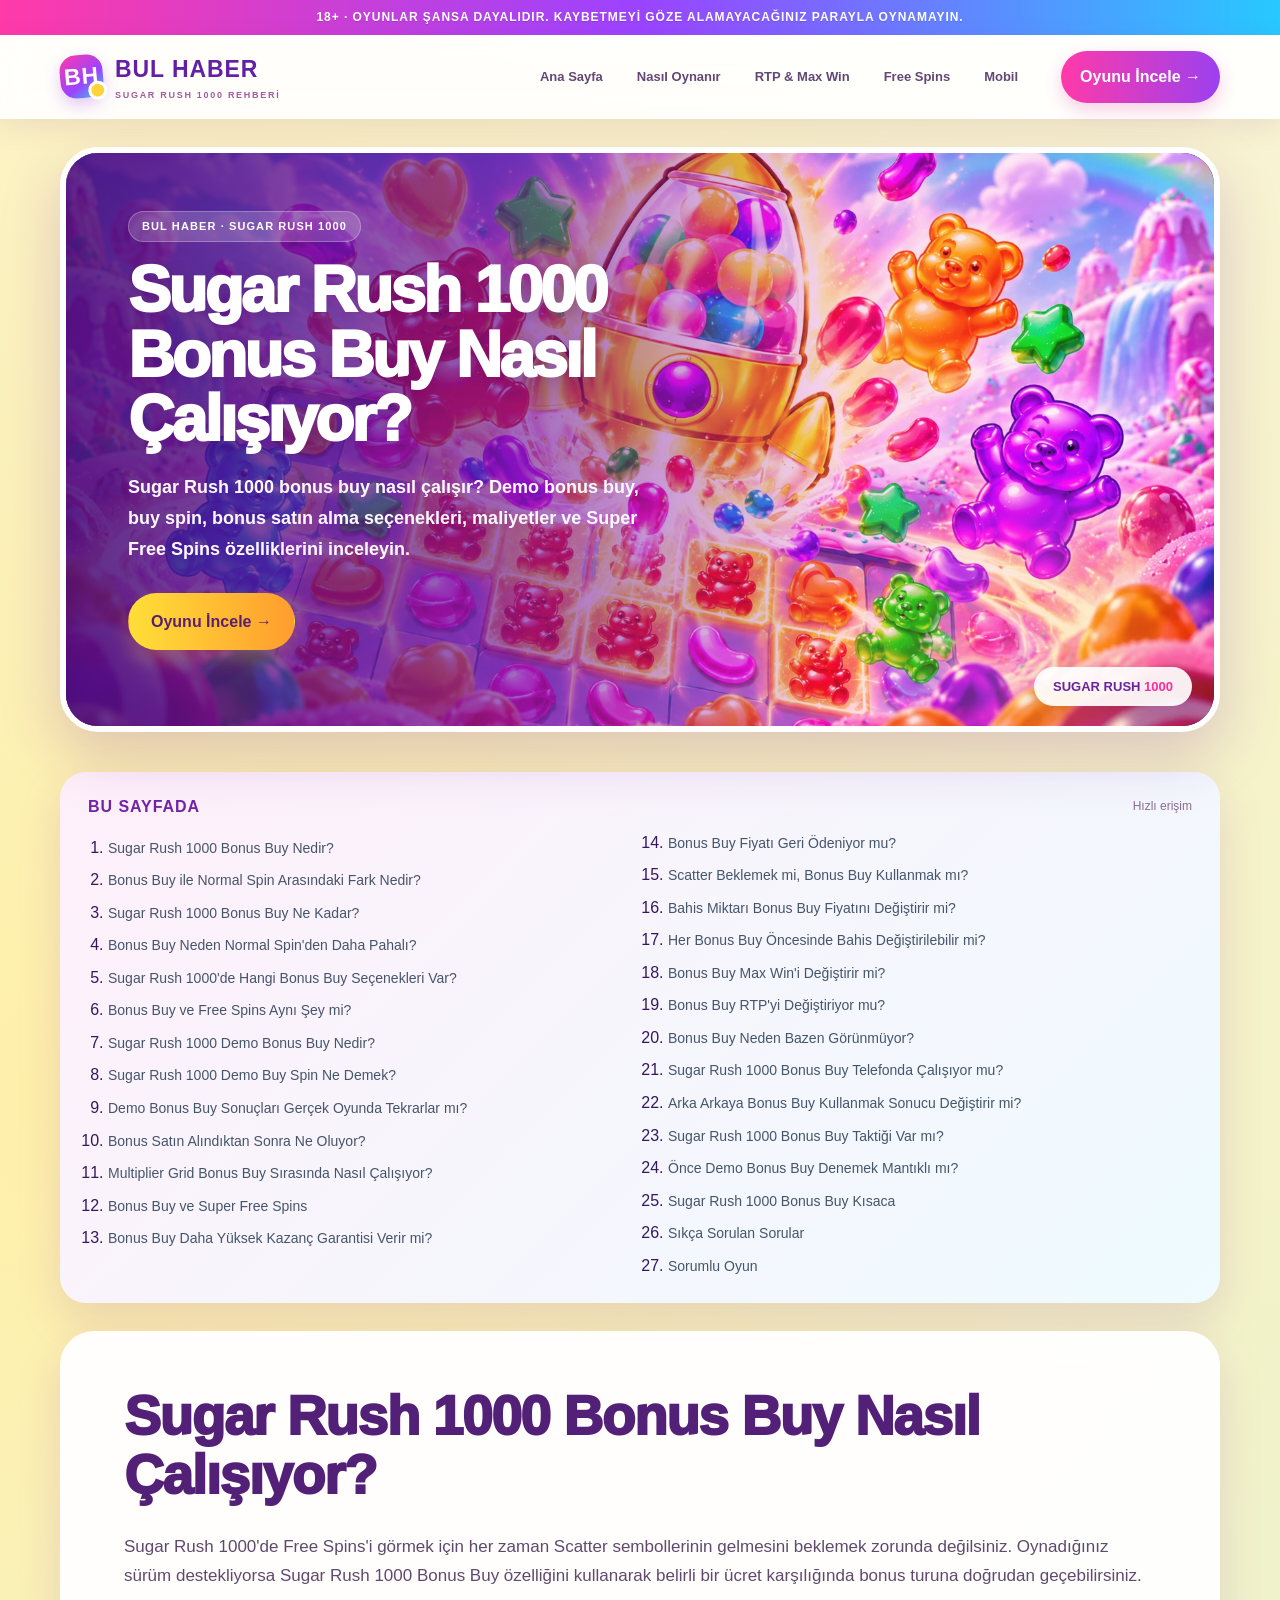
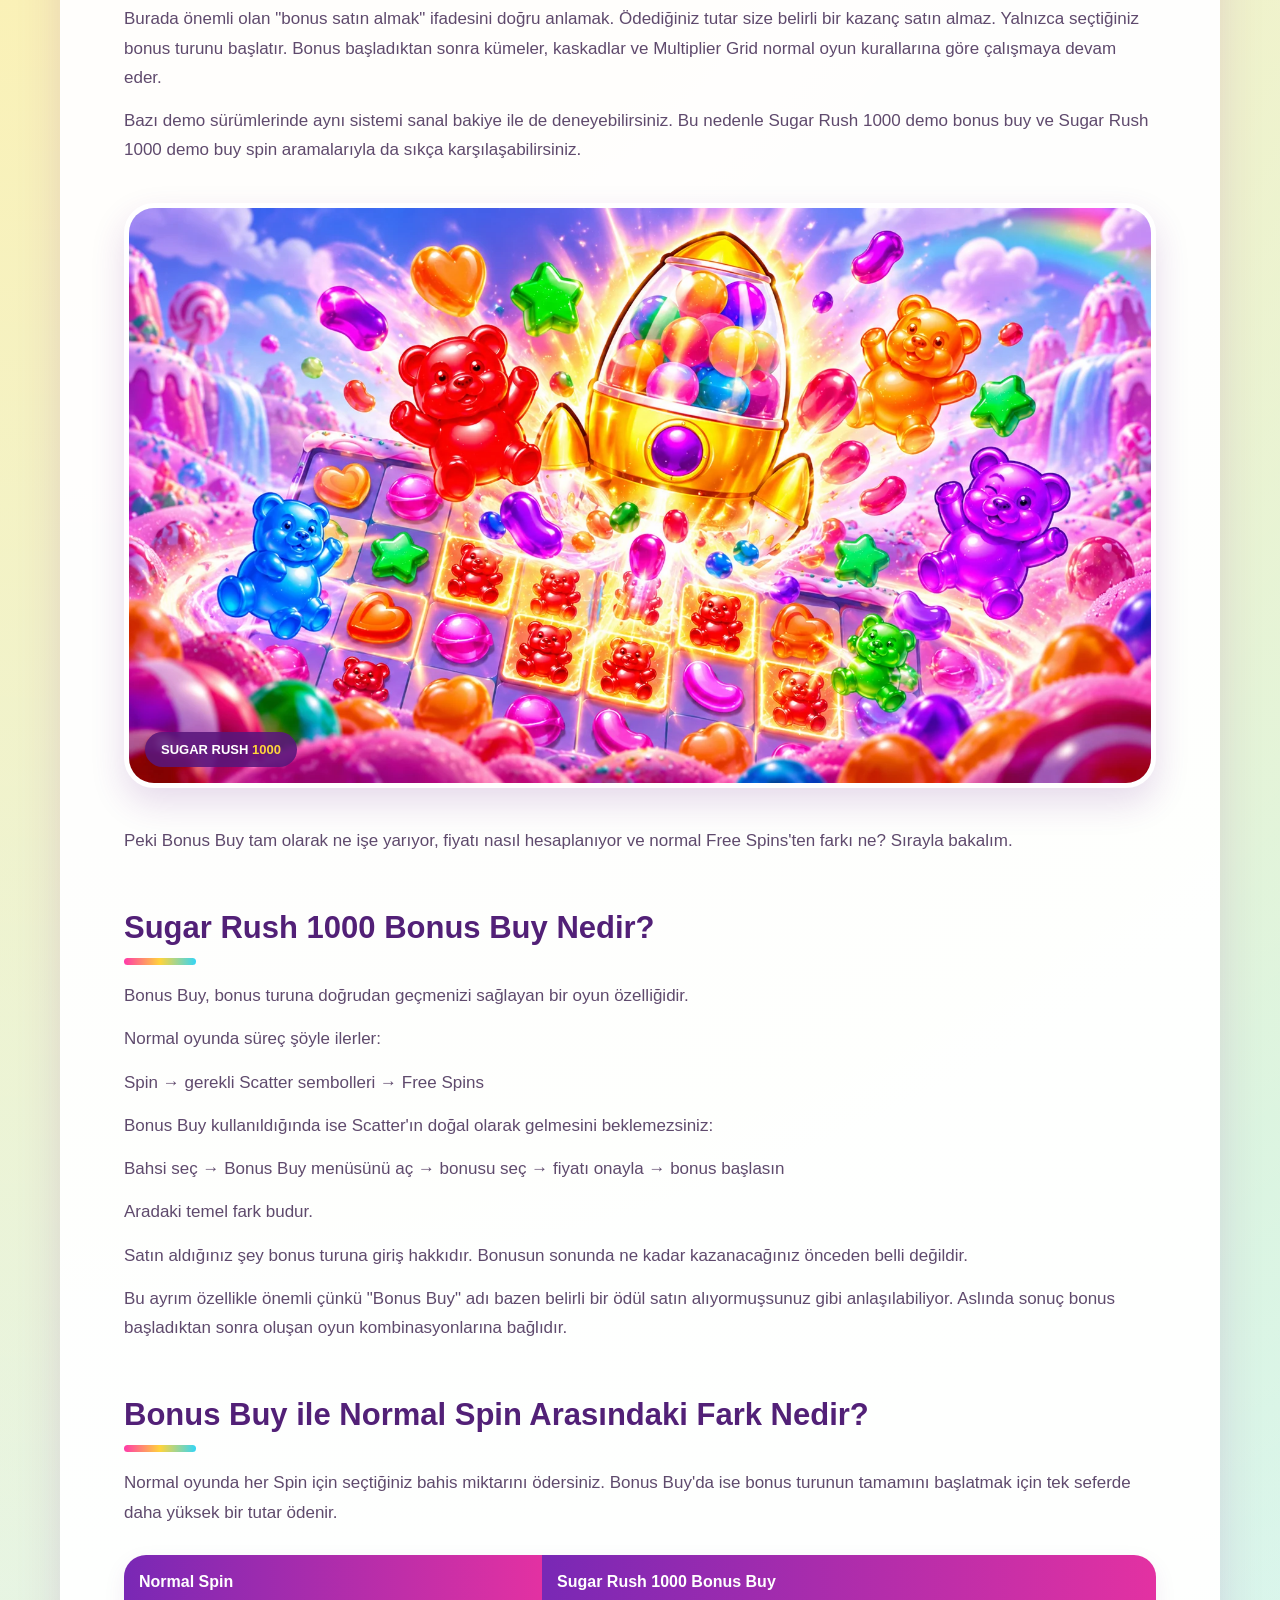
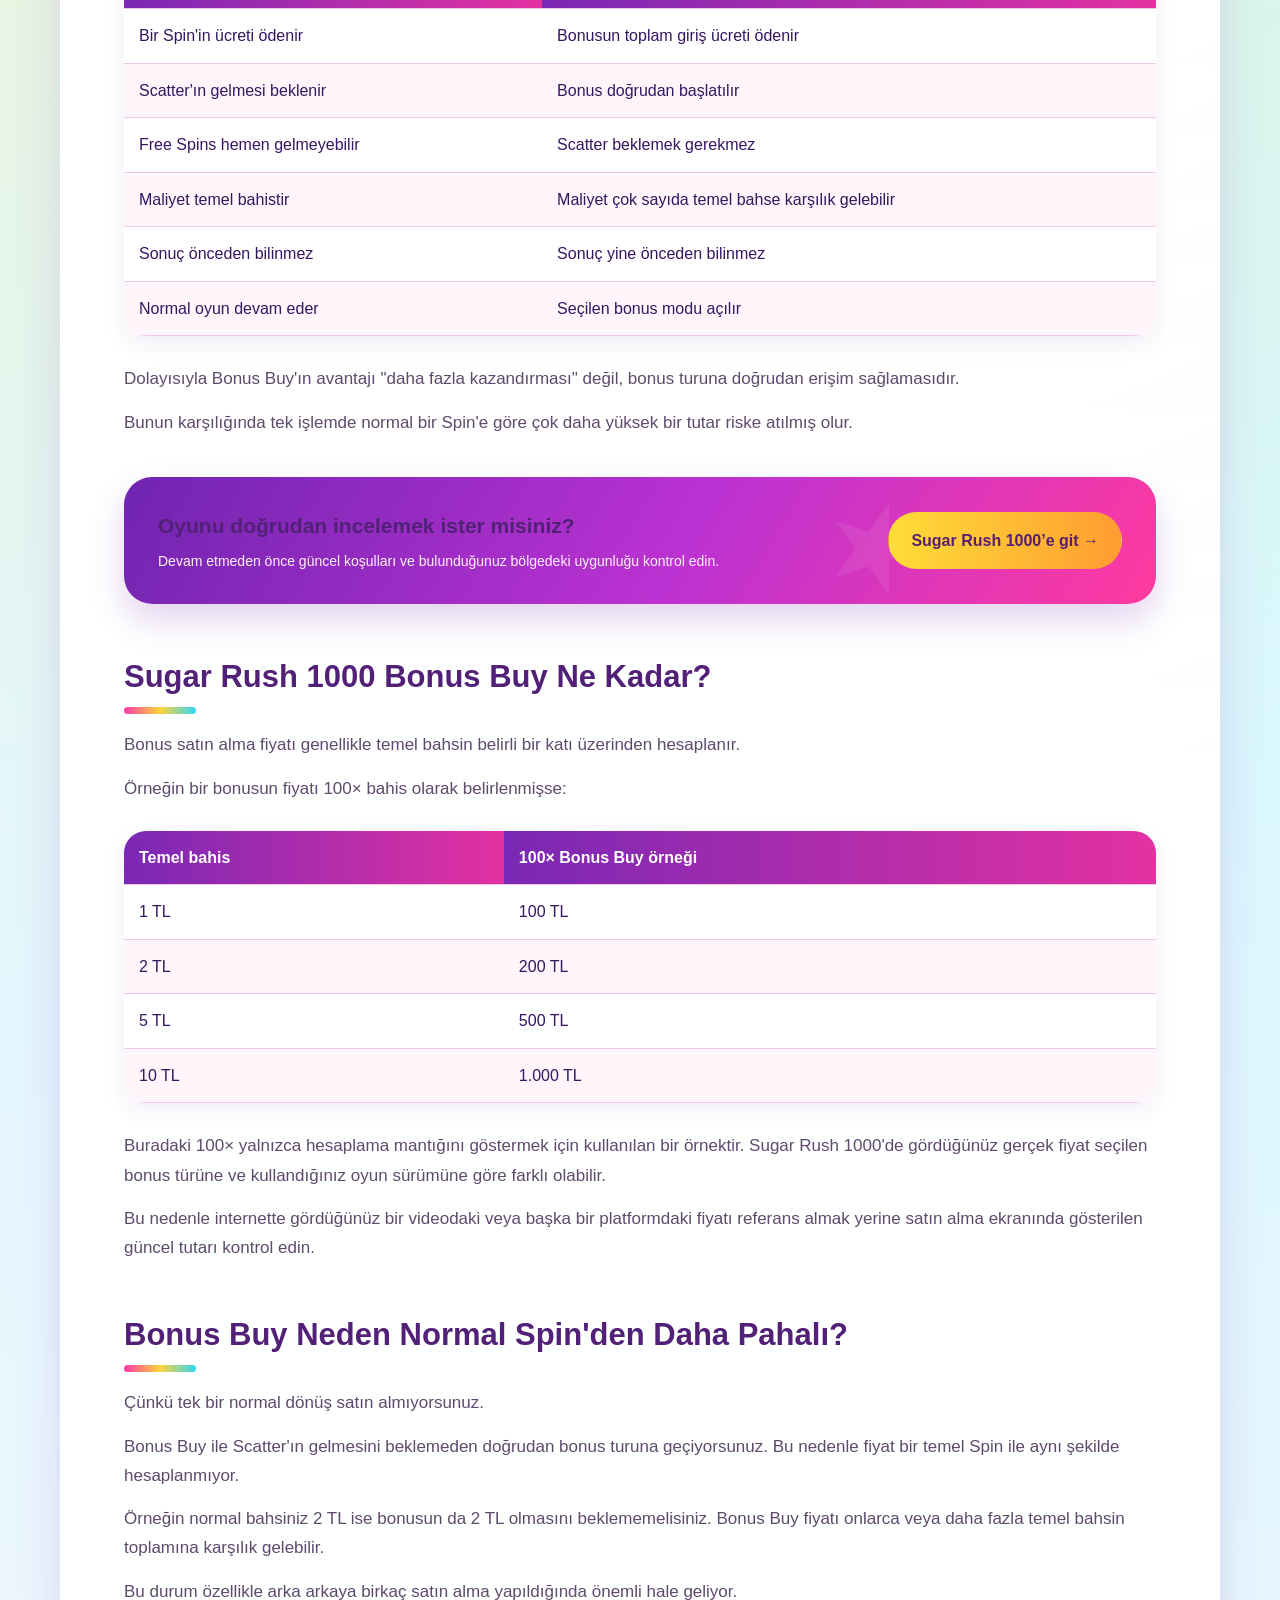
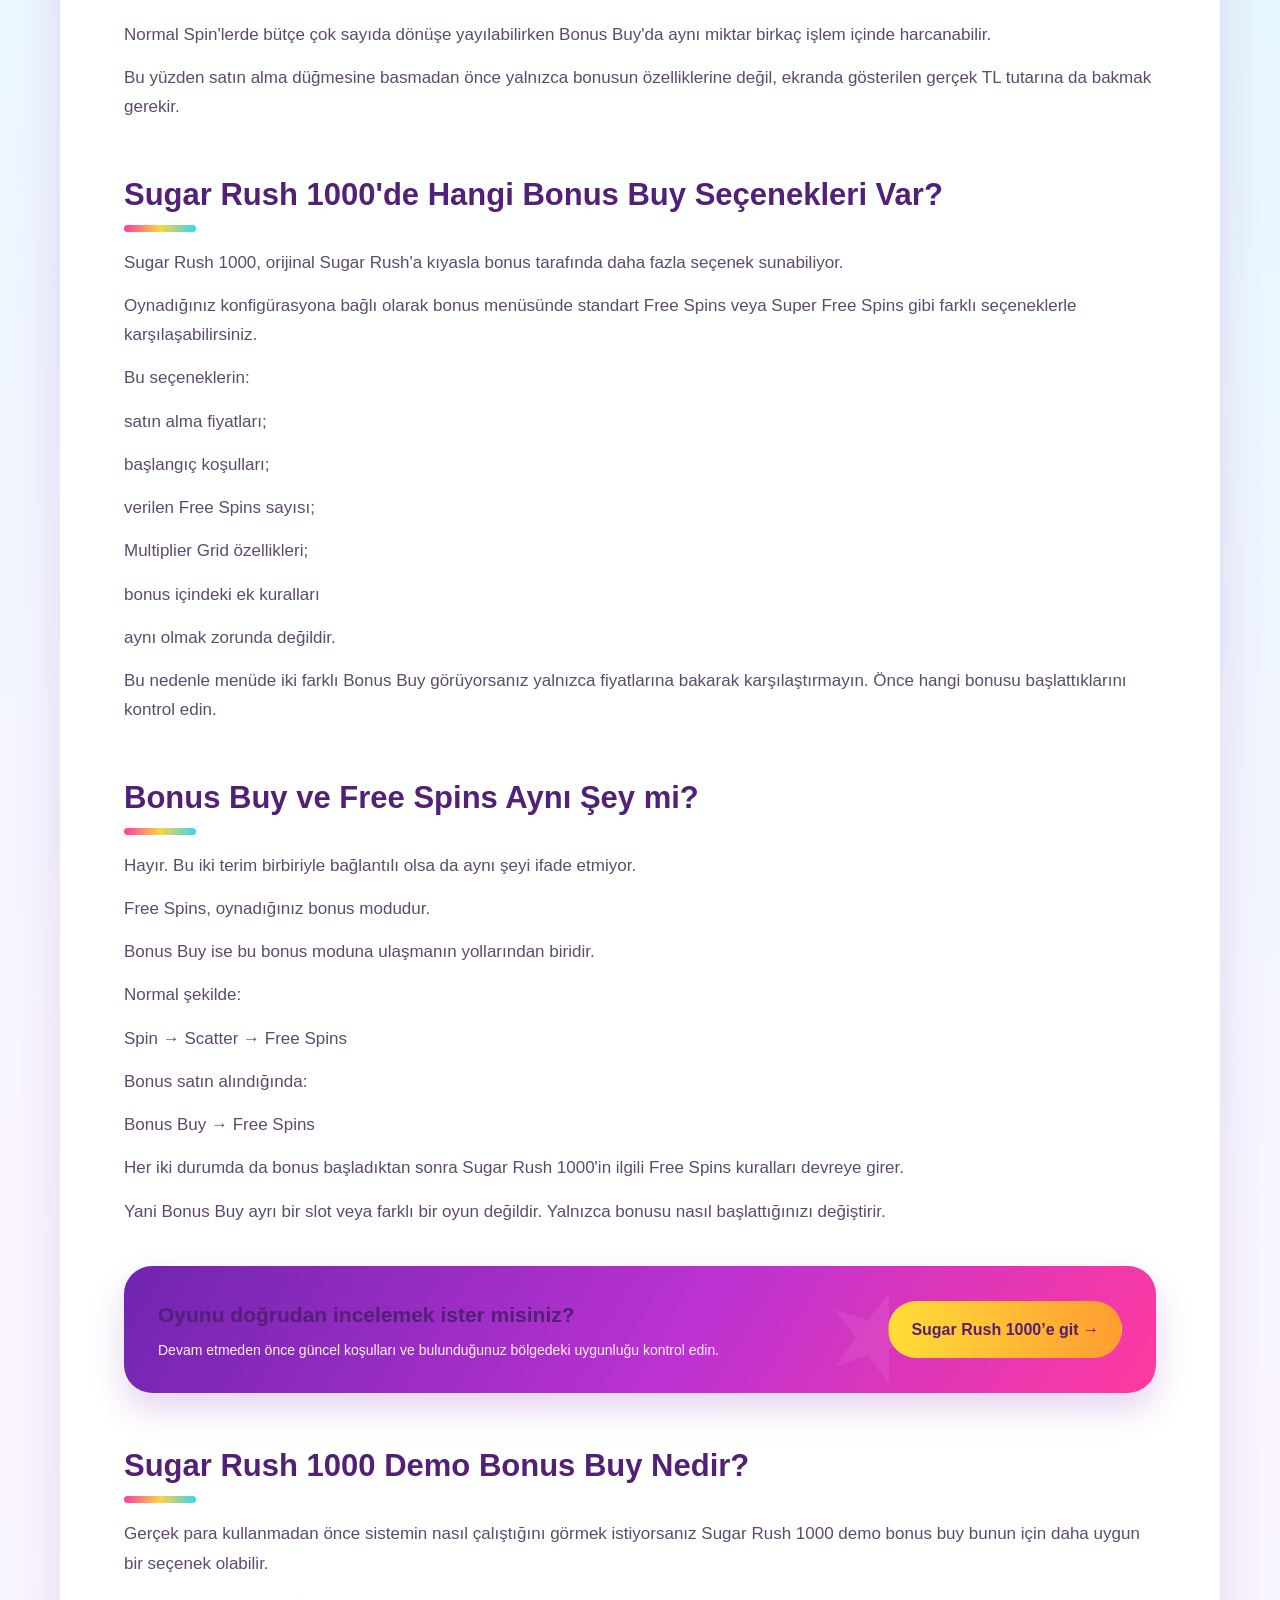
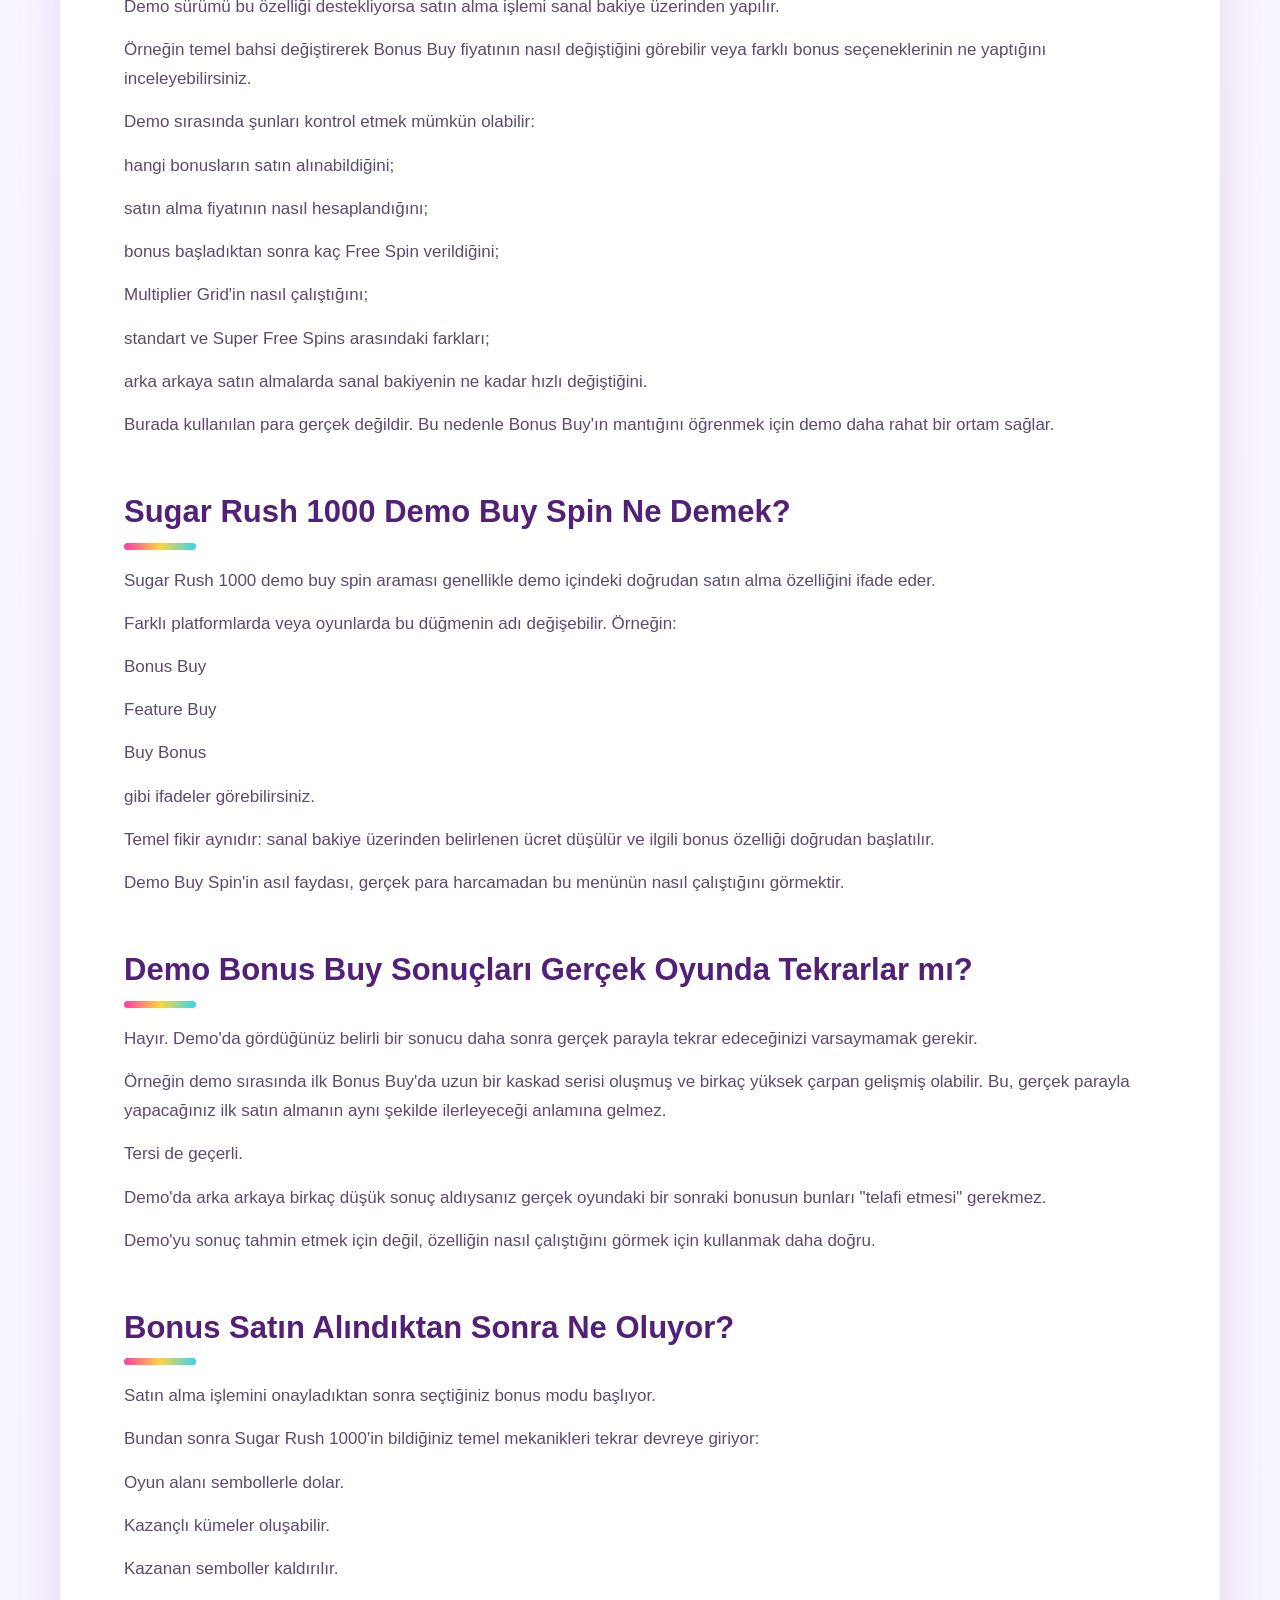
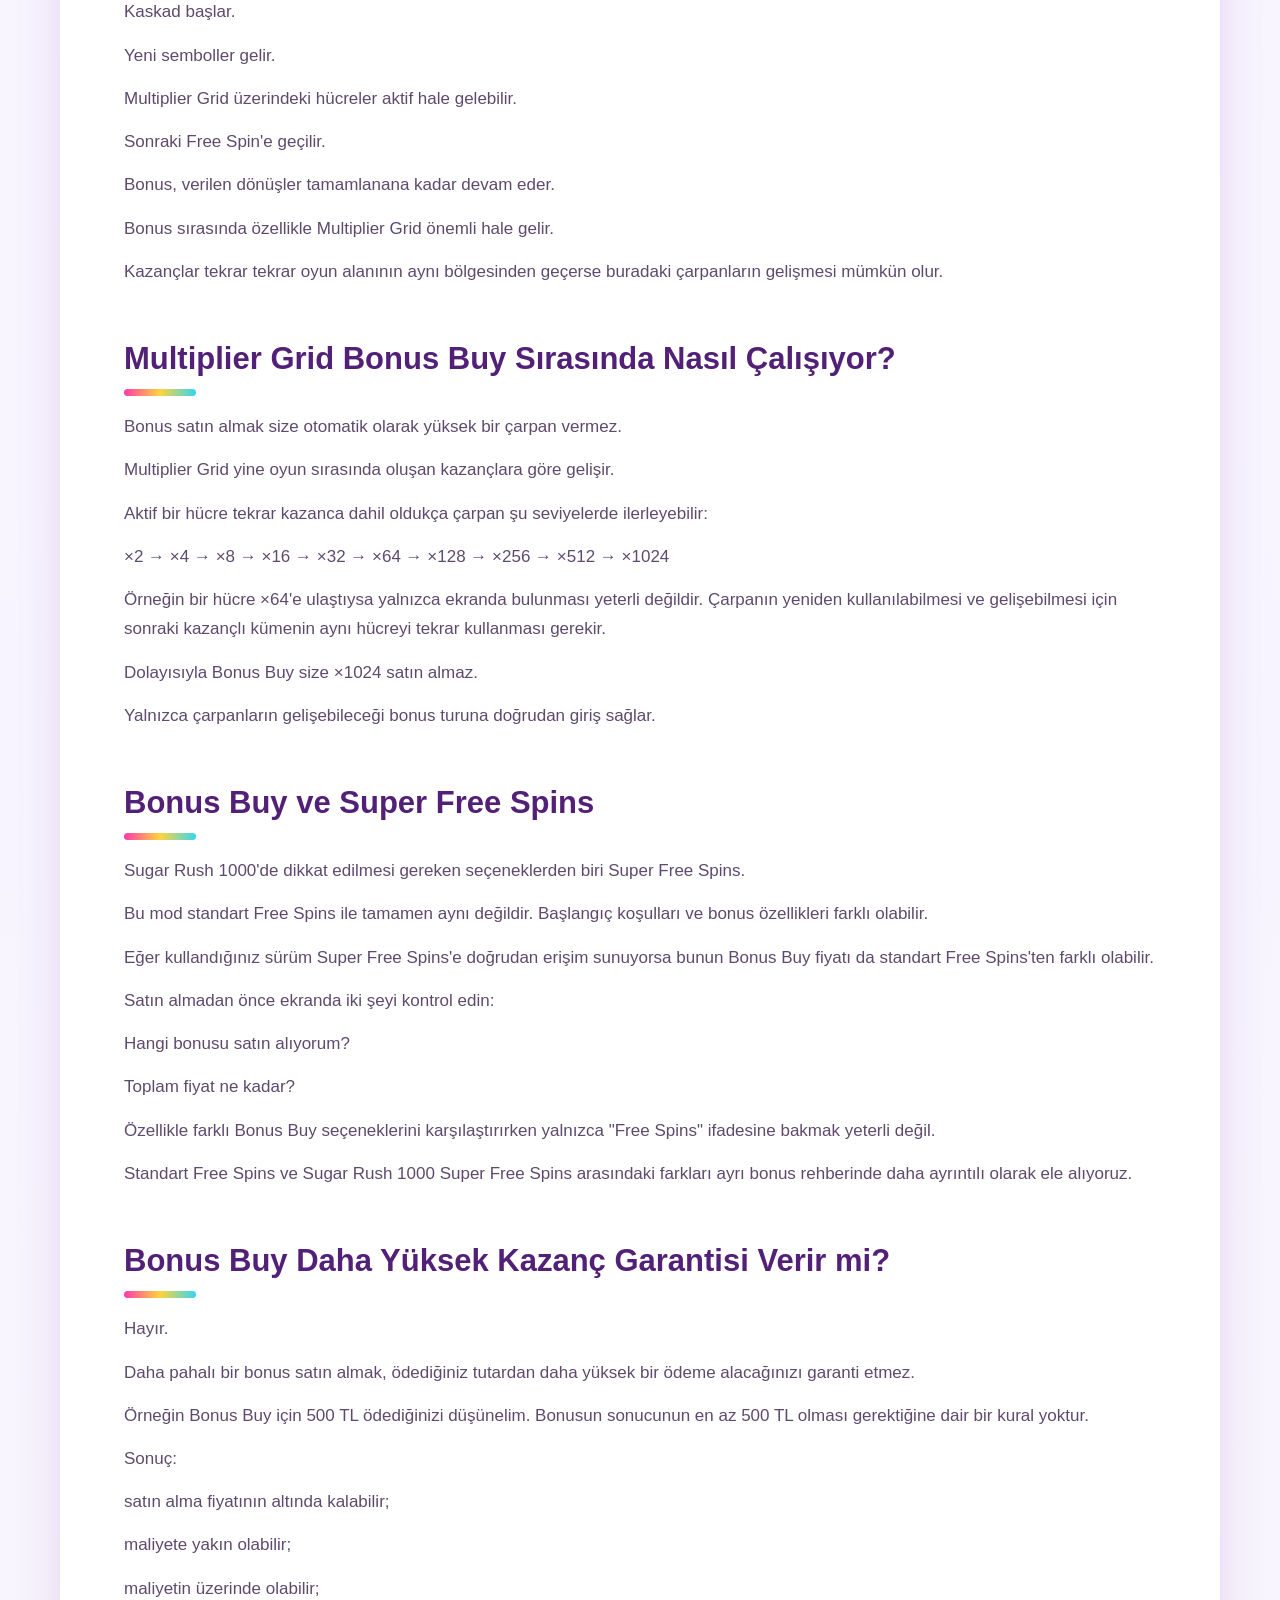
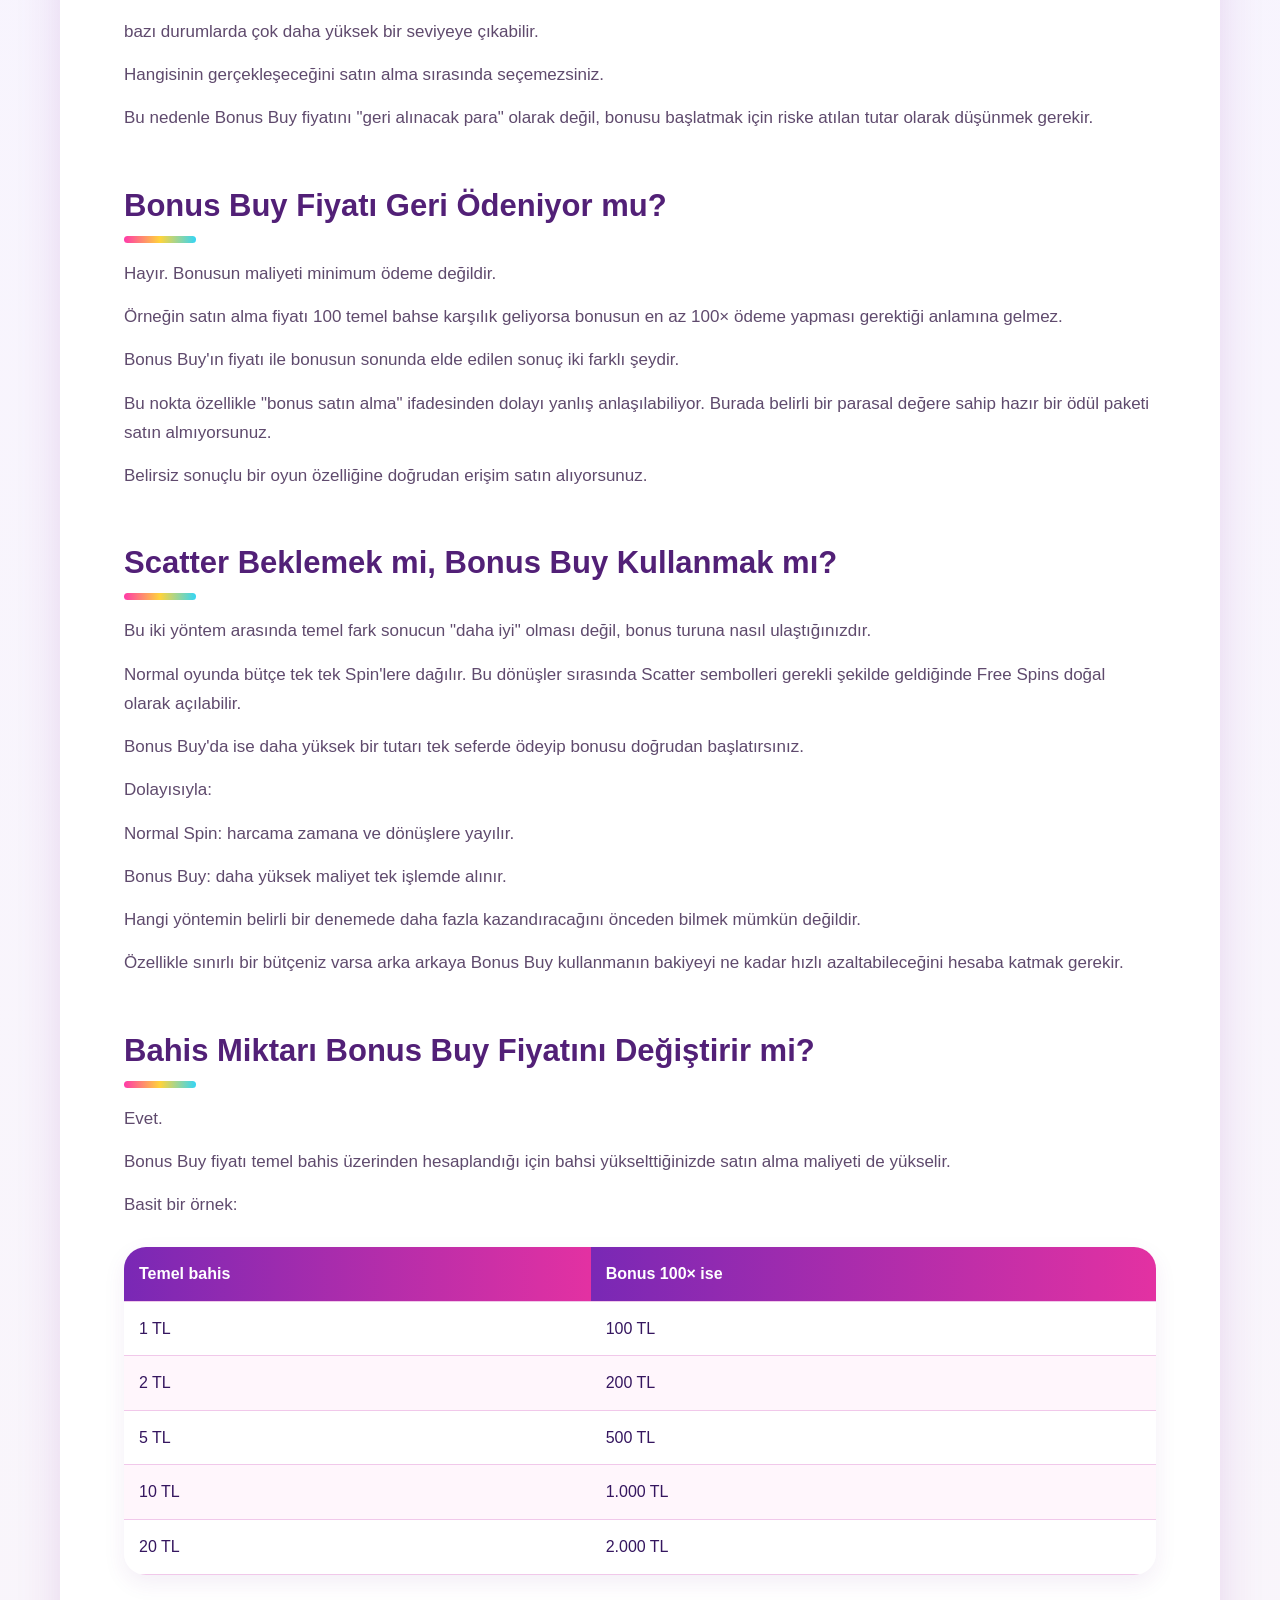
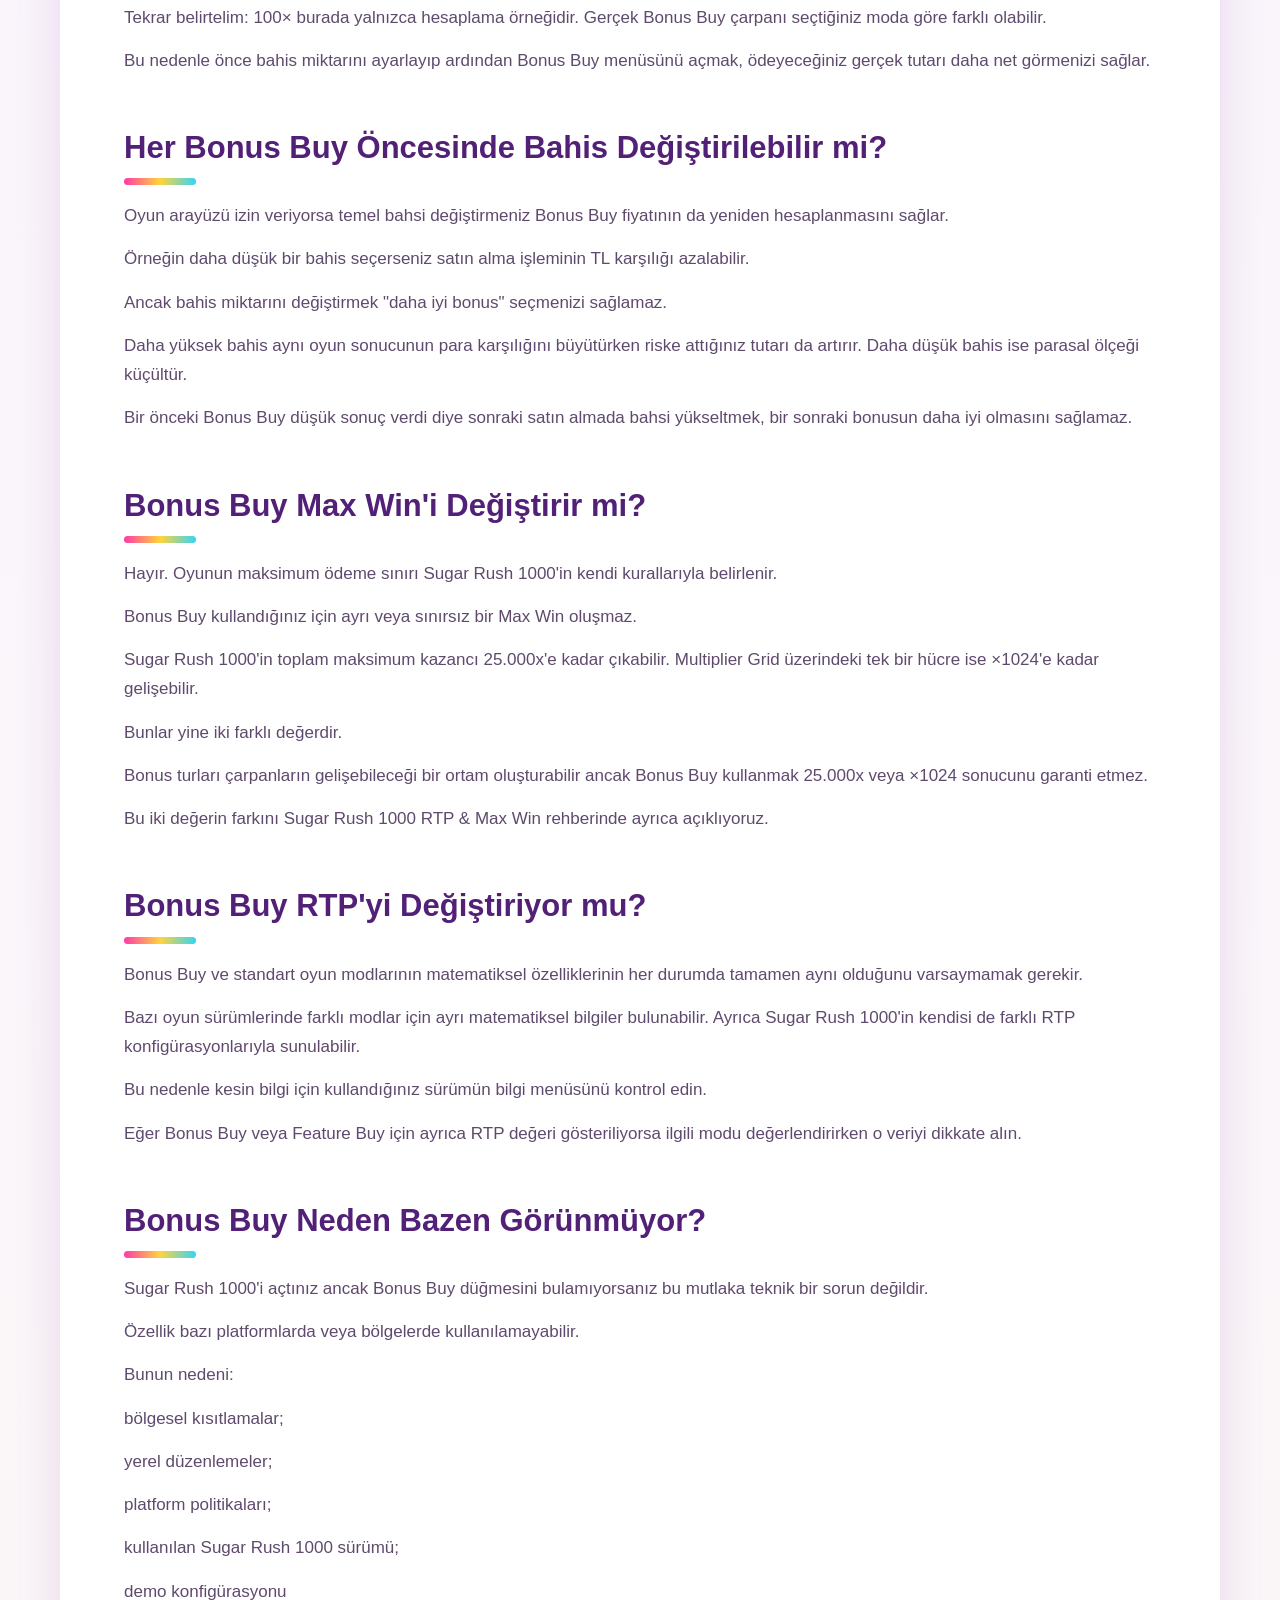
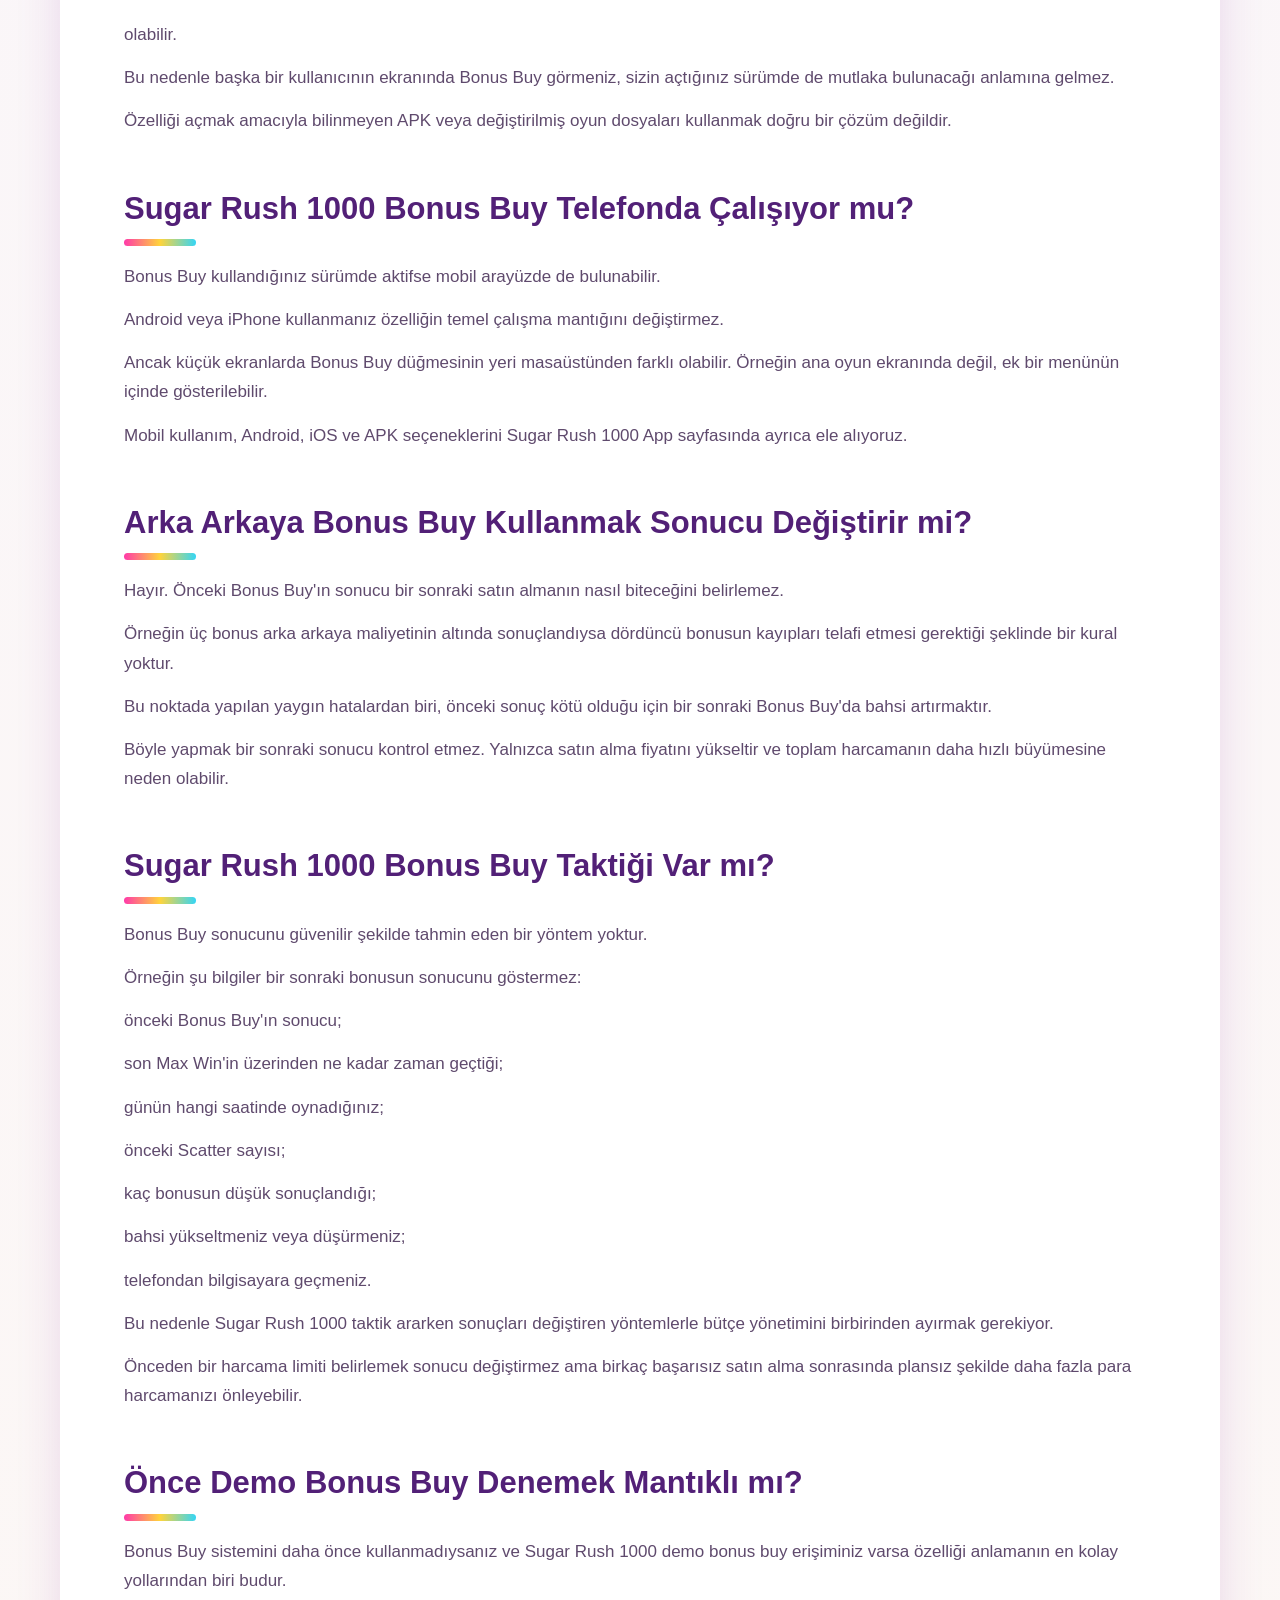
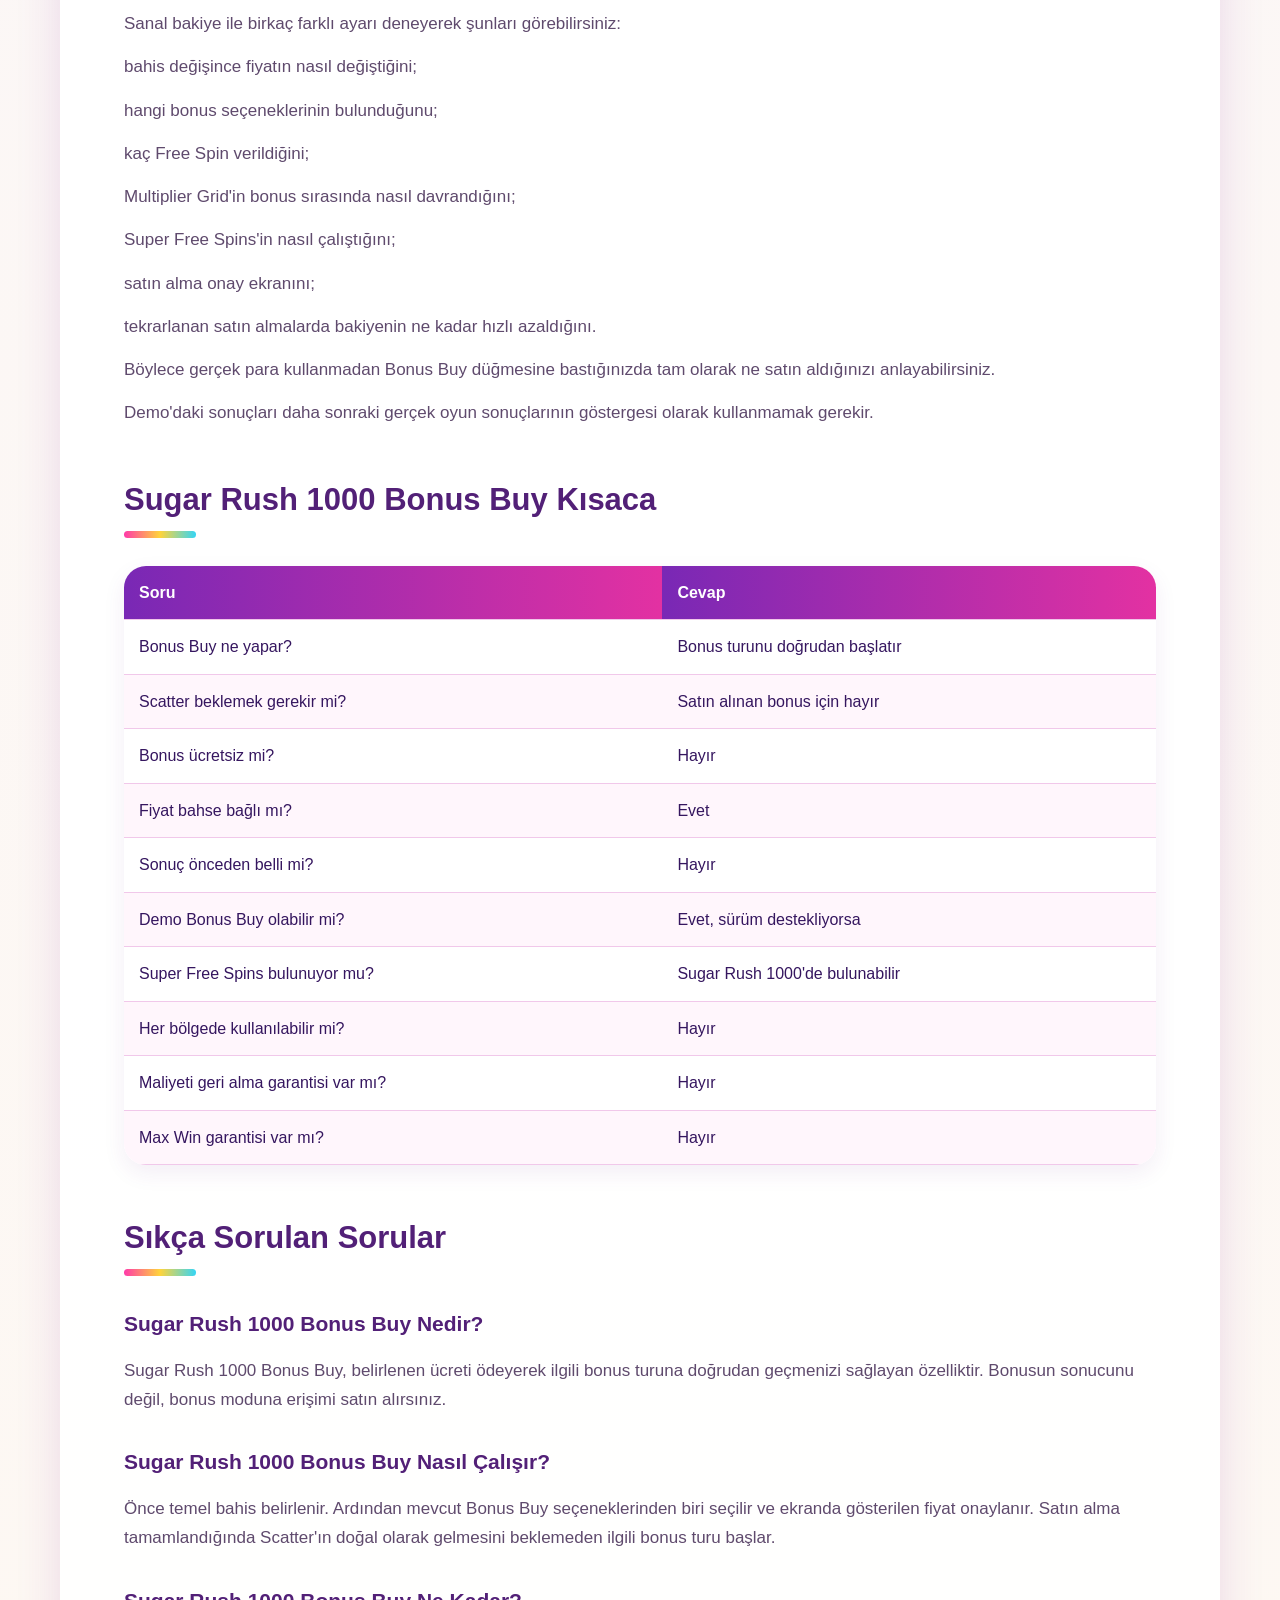
<file: sugar-rush-1000-bonus-buy/index.html>
<!doctype html><html lang="tr"><head><meta charset="utf-8"><meta name="viewport" content="width=device-width,initial-scale=1"><meta name="google-site-verification" content="w_2lZKJKAQImdapxI91HxqJXmrQn_Uu8EXxJp67fZOU" /><title>Sugar Rush 1000 Bonus Buy – Demo Bonus Buy ve Buy Spin</title><meta name="description" content="Sugar Rush 1000 bonus buy nasıl çalışır? Demo bonus buy, buy spin, bonus satın alma seçenekleri, maliyetler ve Super Free Spins özelliklerini inceleyin."><link rel="canonical" href="https://bulhaber.com/sugar-rush-1000-bonus-buy/"><meta property="og:type" content="article"><meta property="og:title" content="Sugar Rush 1000 Bonus Buy – Demo Bonus Buy ve Buy Spin"><meta property="og:description" content="Sugar Rush 1000 bonus buy nasıl çalışır? Demo bonus buy, buy spin, bonus satın alma seçenekleri, maliyetler ve Super Free Spins özelliklerini inceleyin."><meta property="og:url" content="https://bulhaber.com/sugar-rush-1000-bonus-buy/"><meta property="og:image" content="https://bulhaber.com/assets/images/hero.webp"><meta name="twitter:card" content="summary_large_image"><link rel="icon" href="/favicon.svg" type="image/svg+xml"><link rel="stylesheet" href="/assets/style.css"><script type="application/ld+json">{"@context": "https://schema.org", "@graph": [{"@type": "WebSite", "@id": "https://bulhaber.com/#website", "url": "https://bulhaber.com/", "name": "Bul Haber", "inLanguage": "tr-TR"}, {"@type": "Person", "@id": "https://bulhaber.com/author/bulent-haberal/#person", "name": "Bülent Haberal", "url": "https://bulhaber.com/author/bulent-haberal/"}, {"@type": "Article", "headline": "Sugar Rush 1000 Bonus Buy Nasıl Çalışıyor?", "description": "Sugar Rush 1000 bonus buy nasıl çalışır? Demo bonus buy, buy spin, bonus satın alma seçenekleri, maliyetler ve Super Free Spins özelliklerini inceleyin.", "mainEntityOfPage": "https://bulhaber.com/sugar-rush-1000-bonus-buy/", "author": {"@id": "https://bulhaber.com/author/bulent-haberal/#person"}, "publisher": {"@type": "Organization", "name": "Bul Haber", "url": "https://bulhaber.com/"}, "inLanguage": "tr-TR"}, {"@type": "BreadcrumbList", "itemListElement": [{"@type": "ListItem", "position": 1, "name": "Ana Sayfa", "item": "https://bulhaber.com/"}, {"@type": "ListItem", "position": 2, "name": "Sugar Rush 1000 Bonus Buy Nasıl Çalışıyor?", "item": "https://bulhaber.com/sugar-rush-1000-bonus-buy/"}]}]}</script></head><body><div class="topbar">18+ · Oyunlar şansa dayalıdır. Kaybetmeyi göze alamayacağınız parayla oynamayın.</div><header class="site-header"><div class="wrap nav"><a class="brand" href="/"><span class="brand-mark">BH</span><span>BUL HABER<small>SUGAR RUSH 1000 REHBERİ</small></span></a><nav class="menu"><a href="/">Ana Sayfa</a><a href="/sugar-rush-1000-nasil-oynanir/">Nasıl Oynanır</a><a href="/sugar-rush-1000-rtp-max-win/">RTP &amp; Max Win</a><a href="/sugar-rush-1000-free-spins/">Free Spins</a><a href="/sugar-rush-1000-app/">Mobil</a></nav><a class="nav-cta" href="/info/" rel="nofollow sponsored">Oyunu İncele →</a><button class="hamb" aria-label="Menü">☰</button></div></header><section class="hero"><div class="wrap"><div class="hero-shell" style="min-height:430px"><img src="/assets/images/bonus.webp" alt="Sugar Rush 1000 Bonus Buy"><div class="hero-overlay"></div><div class="hero-copy" style="padding-top:58px"><span class="eyebrow">BUL HABER · SUGAR RUSH 1000</span><h1>Sugar Rush 1000 Bonus Buy Nasıl Çalışıyor?</h1><p>Sugar Rush 1000 bonus buy nasıl çalışır? Demo bonus buy, buy spin, bonus satın alma seçenekleri, maliyetler ve Super Free Spins özelliklerini inceleyin.</p><div class="actions"><a class="btn btn-primary" href="/info/" rel="nofollow sponsored">Oyunu İncele →</a></div></div><div class="game-stamp">SUGAR RUSH <span>1000</span></div></div></div></section><main class="main" id="rehber"><div class="wrap"><div class="toc"><div class="toc-head"><h2>Bu sayfada</h2><span style="font-size:12px;color:#8b6c94">Hızlı erişim</span></div><ol><li><a href="#sugar-rush-1000-bonus-buy-nedir">Sugar Rush 1000 Bonus Buy Nedir?</a></li><li><a href="#bonus-buy-ile-normal-spin-arasindaki-fark-nedir">Bonus Buy ile Normal Spin Arasındaki Fark Nedir?</a></li><li><a href="#sugar-rush-1000-bonus-buy-ne-kadar">Sugar Rush 1000 Bonus Buy Ne Kadar?</a></li><li><a href="#bonus-buy-neden-normal-spin-den-daha-pahali">Bonus Buy Neden Normal Spin&#x27;den Daha Pahalı?</a></li><li><a href="#sugar-rush-1000-de-hangi-bonus-buy-secenekleri-var">Sugar Rush 1000&#x27;de Hangi Bonus Buy Seçenekleri Var?</a></li><li><a href="#bonus-buy-ve-free-spins-ayni-sey-mi">Bonus Buy ve Free Spins Aynı Şey mi?</a></li><li><a href="#sugar-rush-1000-demo-bonus-buy-nedir">Sugar Rush 1000 Demo Bonus Buy Nedir?</a></li><li><a href="#sugar-rush-1000-demo-buy-spin-ne-demek">Sugar Rush 1000 Demo Buy Spin Ne Demek?</a></li><li><a href="#demo-bonus-buy-sonuclari-gercek-oyunda-tekrarlar-mi">Demo Bonus Buy Sonuçları Gerçek Oyunda Tekrarlar mı?</a></li><li><a href="#bonus-satin-alindiktan-sonra-ne-oluyor">Bonus Satın Alındıktan Sonra Ne Oluyor?</a></li><li><a href="#multiplier-grid-bonus-buy-sirasinda-nasil-calisiyor">Multiplier Grid Bonus Buy Sırasında Nasıl Çalışıyor?</a></li><li><a href="#bonus-buy-ve-super-free-spins">Bonus Buy ve Super Free Spins</a></li><li><a href="#bonus-buy-daha-yuksek-kazanc-garantisi-verir-mi">Bonus Buy Daha Yüksek Kazanç Garantisi Verir mi?</a></li><li><a href="#bonus-buy-fiyati-geri-odeniyor-mu">Bonus Buy Fiyatı Geri Ödeniyor mu?</a></li><li><a href="#scatter-beklemek-mi-bonus-buy-kullanmak-mi">Scatter Beklemek mi, Bonus Buy Kullanmak mı?</a></li><li><a href="#bahis-miktari-bonus-buy-fiyatini-degistirir-mi">Bahis Miktarı Bonus Buy Fiyatını Değiştirir mi?</a></li><li><a href="#her-bonus-buy-oncesinde-bahis-degistirilebilir-mi">Her Bonus Buy Öncesinde Bahis Değiştirilebilir mi?</a></li><li><a href="#bonus-buy-max-win-i-degistirir-mi">Bonus Buy Max Win&#x27;i Değiştirir mi?</a></li><li><a href="#bonus-buy-rtp-yi-degistiriyor-mu">Bonus Buy RTP&#x27;yi Değiştiriyor mu?</a></li><li><a href="#bonus-buy-neden-bazen-gorunmuyor">Bonus Buy Neden Bazen Görünmüyor?</a></li><li><a href="#sugar-rush-1000-bonus-buy-telefonda-calisiyor-mu">Sugar Rush 1000 Bonus Buy Telefonda Çalışıyor mu?</a></li><li><a href="#arka-arkaya-bonus-buy-kullanmak-sonucu-degistirir-mi">Arka Arkaya Bonus Buy Kullanmak Sonucu Değiştirir mi?</a></li><li><a href="#sugar-rush-1000-bonus-buy-taktigi-var-mi">Sugar Rush 1000 Bonus Buy Taktiği Var mı?</a></li><li><a href="#once-demo-bonus-buy-denemek-mantikli-mi">Önce Demo Bonus Buy Denemek Mantıklı mı?</a></li><li><a href="#sugar-rush-1000-bonus-buy-kisaca">Sugar Rush 1000 Bonus Buy Kısaca</a></li><li><a href="#sikca-sorulan-sorular">Sıkça Sorulan Sorular</a></li><li><a href="#sorumlu-oyun">Sorumlu Oyun</a></li></ol></div><article class="article"><h1>Sugar Rush 1000 Bonus Buy Nasıl Çalışıyor?</h1><p>Sugar Rush 1000&#x27;de Free Spins&#x27;i görmek için her zaman Scatter sembollerinin gelmesini beklemek zorunda değilsiniz. Oynadığınız sürüm destekliyorsa Sugar Rush 1000 Bonus Buy özelliğini kullanarak belirli bir ücret karşılığında bonus turuna doğrudan geçebilirsiniz.</p><p>Burada önemli olan &quot;bonus satın almak&quot; ifadesini doğru anlamak. Ödediğiniz tutar size belirli bir kazanç satın almaz. Yalnızca seçtiğiniz bonus turunu başlatır. Bonus başladıktan sonra kümeler, kaskadlar ve Multiplier Grid normal oyun kurallarına göre çalışmaya devam eder.</p><p>Bazı demo sürümlerinde aynı sistemi sanal bakiye ile de deneyebilirsiniz. Bu nedenle Sugar Rush 1000 demo bonus buy ve Sugar Rush 1000 demo buy spin aramalarıyla da sıkça karşılaşabilirsiniz.</p><figure class="media"><img src="/assets/images/bonus.webp" alt="Sugar Rush 1000 oyun görseli" loading="eager"><figcaption class="media-label">SUGAR RUSH <span>1000</span></figcaption></figure><p>Peki Bonus Buy tam olarak ne işe yarıyor, fiyatı nasıl hesaplanıyor ve normal Free Spins&#x27;ten farkı ne? Sırayla bakalım.</p><h2 id="sugar-rush-1000-bonus-buy-nedir">Sugar Rush 1000 Bonus Buy Nedir?</h2><p>Bonus Buy, bonus turuna doğrudan geçmenizi sağlayan bir oyun özelliğidir.</p><p>Normal oyunda süreç şöyle ilerler:</p><p>Spin → gerekli Scatter sembolleri → Free Spins</p><p>Bonus Buy kullanıldığında ise Scatter&#x27;ın doğal olarak gelmesini beklemezsiniz:</p><p>Bahsi seç → Bonus Buy menüsünü aç → bonusu seç → fiyatı onayla → bonus başlasın</p><p>Aradaki temel fark budur.</p><p>Satın aldığınız şey bonus turuna giriş hakkıdır. Bonusun sonunda ne kadar kazanacağınız önceden belli değildir.</p><p>Bu ayrım özellikle önemli çünkü &quot;Bonus Buy&quot; adı bazen belirli bir ödül satın alıyormuşsunuz gibi anlaşılabiliyor. Aslında sonuç bonus başladıktan sonra oluşan oyun kombinasyonlarına bağlıdır.</p><h2 id="bonus-buy-ile-normal-spin-arasindaki-fark-nedir">Bonus Buy ile Normal Spin Arasındaki Fark Nedir?</h2><p>Normal oyunda her Spin için seçtiğiniz bahis miktarını ödersiniz. Bonus Buy&#x27;da ise bonus turunun tamamını başlatmak için tek seferde daha yüksek bir tutar ödenir.</p><div class="table-wrap"><table><thead><tr><th>Normal Spin</th><th>Sugar Rush 1000 Bonus Buy</th></tr></thead><tbody><tr><td>Bir Spin&#x27;in ücreti ödenir</td><td>Bonusun toplam giriş ücreti ödenir</td></tr><tr><td>Scatter&#x27;ın gelmesi beklenir</td><td>Bonus doğrudan başlatılır</td></tr><tr><td>Free Spins hemen gelmeyebilir</td><td>Scatter beklemek gerekmez</td></tr><tr><td>Maliyet temel bahistir</td><td>Maliyet çok sayıda temel bahse karşılık gelebilir</td></tr><tr><td>Sonuç önceden bilinmez</td><td>Sonuç yine önceden bilinmez</td></tr><tr><td>Normal oyun devam eder</td><td>Seçilen bonus modu açılır</td></tr></tbody></table></div><p>Dolayısıyla Bonus Buy&#x27;ın avantajı &quot;daha fazla kazandırması&quot; değil, bonus turuna doğrudan erişim sağlamasıdır.</p><p>Bunun karşılığında tek işlemde normal bir Spin&#x27;e göre çok daha yüksek bir tutar riske atılmış olur.</p><div class="cta-strip"><div><h3>Oyunu doğrudan incelemek ister misiniz?</h3><p>Devam etmeden önce güncel koşulları ve bulunduğunuz bölgedeki uygunluğu kontrol edin.</p></div><a class="btn" href="/info/" rel="nofollow sponsored">Sugar Rush 1000’e git →</a></div><h2 id="sugar-rush-1000-bonus-buy-ne-kadar">Sugar Rush 1000 Bonus Buy Ne Kadar?</h2><p>Bonus satın alma fiyatı genellikle temel bahsin belirli bir katı üzerinden hesaplanır.</p><p>Örneğin bir bonusun fiyatı 100× bahis olarak belirlenmişse:</p><div class="table-wrap"><table><thead><tr><th>Temel bahis</th><th>100× Bonus Buy örneği</th></tr></thead><tbody><tr><td>1 TL</td><td>100 TL</td></tr><tr><td>2 TL</td><td>200 TL</td></tr><tr><td>5 TL</td><td>500 TL</td></tr><tr><td>10 TL</td><td>1.000 TL</td></tr></tbody></table></div><p>Buradaki 100× yalnızca hesaplama mantığını göstermek için kullanılan bir örnektir. Sugar Rush 1000&#x27;de gördüğünüz gerçek fiyat seçilen bonus türüne ve kullandığınız oyun sürümüne göre farklı olabilir.</p><p>Bu nedenle internette gördüğünüz bir videodaki veya başka bir platformdaki fiyatı referans almak yerine satın alma ekranında gösterilen güncel tutarı kontrol edin.</p><h2 id="bonus-buy-neden-normal-spin-den-daha-pahali">Bonus Buy Neden Normal Spin&#x27;den Daha Pahalı?</h2><p>Çünkü tek bir normal dönüş satın almıyorsunuz.</p><p>Bonus Buy ile Scatter&#x27;ın gelmesini beklemeden doğrudan bonus turuna geçiyorsunuz. Bu nedenle fiyat bir temel Spin ile aynı şekilde hesaplanmıyor.</p><p>Örneğin normal bahsiniz 2 TL ise bonusun da 2 TL olmasını beklememelisiniz. Bonus Buy fiyatı onlarca veya daha fazla temel bahsin toplamına karşılık gelebilir.</p><p>Bu durum özellikle arka arkaya birkaç satın alma yapıldığında önemli hale geliyor.</p><p>Normal Spin&#x27;lerde bütçe çok sayıda dönüşe yayılabilirken Bonus Buy&#x27;da aynı miktar birkaç işlem içinde harcanabilir.</p><p>Bu yüzden satın alma düğmesine basmadan önce yalnızca bonusun özelliklerine değil, ekranda gösterilen gerçek TL tutarına da bakmak gerekir.</p><h2 id="sugar-rush-1000-de-hangi-bonus-buy-secenekleri-var">Sugar Rush 1000&#x27;de Hangi Bonus Buy Seçenekleri Var?</h2><p>Sugar Rush 1000, orijinal Sugar Rush&#x27;a kıyasla bonus tarafında daha fazla seçenek sunabiliyor.</p><p>Oynadığınız konfigürasyona bağlı olarak bonus menüsünde standart Free Spins veya Super Free Spins gibi farklı seçeneklerle karşılaşabilirsiniz.</p><p>Bu seçeneklerin:</p><p>satın alma fiyatları;</p><p>başlangıç koşulları;</p><p>verilen Free Spins sayısı;</p><p>Multiplier Grid özellikleri;</p><p>bonus içindeki ek kuralları</p><p>aynı olmak zorunda değildir.</p><p>Bu nedenle menüde iki farklı Bonus Buy görüyorsanız yalnızca fiyatlarına bakarak karşılaştırmayın. Önce hangi bonusu başlattıklarını kontrol edin.</p><h2 id="bonus-buy-ve-free-spins-ayni-sey-mi">Bonus Buy ve Free Spins Aynı Şey mi?</h2><p>Hayır. Bu iki terim birbiriyle bağlantılı olsa da aynı şeyi ifade etmiyor.</p><p>Free Spins, oynadığınız bonus modudur.</p><p>Bonus Buy ise bu bonus moduna ulaşmanın yollarından biridir.</p><p>Normal şekilde:</p><p>Spin → Scatter → Free Spins</p><p>Bonus satın alındığında:</p><p>Bonus Buy → Free Spins</p><p>Her iki durumda da bonus başladıktan sonra Sugar Rush 1000&#x27;in ilgili Free Spins kuralları devreye girer.</p><p>Yani Bonus Buy ayrı bir slot veya farklı bir oyun değildir. Yalnızca bonusu nasıl başlattığınızı değiştirir.</p><div class="cta-strip"><div><h3>Oyunu doğrudan incelemek ister misiniz?</h3><p>Devam etmeden önce güncel koşulları ve bulunduğunuz bölgedeki uygunluğu kontrol edin.</p></div><a class="btn" href="/info/" rel="nofollow sponsored">Sugar Rush 1000’e git →</a></div><h2 id="sugar-rush-1000-demo-bonus-buy-nedir">Sugar Rush 1000 Demo Bonus Buy Nedir?</h2><p>Gerçek para kullanmadan önce sistemin nasıl çalıştığını görmek istiyorsanız Sugar Rush 1000 demo bonus buy bunun için daha uygun bir seçenek olabilir.</p><p>Demo sürümü bu özelliği destekliyorsa satın alma işlemi sanal bakiye üzerinden yapılır.</p><p>Örneğin temel bahsi değiştirerek Bonus Buy fiyatının nasıl değiştiğini görebilir veya farklı bonus seçeneklerinin ne yaptığını inceleyebilirsiniz.</p><p>Demo sırasında şunları kontrol etmek mümkün olabilir:</p><p>hangi bonusların satın alınabildiğini;</p><p>satın alma fiyatının nasıl hesaplandığını;</p><p>bonus başladıktan sonra kaç Free Spin verildiğini;</p><p>Multiplier Grid&#x27;in nasıl çalıştığını;</p><p>standart ve Super Free Spins arasındaki farkları;</p><p>arka arkaya satın almalarda sanal bakiyenin ne kadar hızlı değiştiğini.</p><p>Burada kullanılan para gerçek değildir. Bu nedenle Bonus Buy&#x27;ın mantığını öğrenmek için demo daha rahat bir ortam sağlar.</p><h2 id="sugar-rush-1000-demo-buy-spin-ne-demek">Sugar Rush 1000 Demo Buy Spin Ne Demek?</h2><p>Sugar Rush 1000 demo buy spin araması genellikle demo içindeki doğrudan satın alma özelliğini ifade eder.</p><p>Farklı platformlarda veya oyunlarda bu düğmenin adı değişebilir. Örneğin:</p><p>Bonus Buy</p><p>Feature Buy</p><p>Buy Bonus</p><p>gibi ifadeler görebilirsiniz.</p><p>Temel fikir aynıdır: sanal bakiye üzerinden belirlenen ücret düşülür ve ilgili bonus özelliği doğrudan başlatılır.</p><p>Demo Buy Spin&#x27;in asıl faydası, gerçek para harcamadan bu menünün nasıl çalıştığını görmektir.</p><h2 id="demo-bonus-buy-sonuclari-gercek-oyunda-tekrarlar-mi">Demo Bonus Buy Sonuçları Gerçek Oyunda Tekrarlar mı?</h2><p>Hayır. Demo&#x27;da gördüğünüz belirli bir sonucu daha sonra gerçek parayla tekrar edeceğinizi varsaymamak gerekir.</p><p>Örneğin demo sırasında ilk Bonus Buy&#x27;da uzun bir kaskad serisi oluşmuş ve birkaç yüksek çarpan gelişmiş olabilir. Bu, gerçek parayla yapacağınız ilk satın almanın aynı şekilde ilerleyeceği anlamına gelmez.</p><p>Tersi de geçerli.</p><p>Demo&#x27;da arka arkaya birkaç düşük sonuç aldıysanız gerçek oyundaki bir sonraki bonusun bunları &quot;telafi etmesi&quot; gerekmez.</p><p>Demo&#x27;yu sonuç tahmin etmek için değil, özelliğin nasıl çalıştığını görmek için kullanmak daha doğru.</p><h2 id="bonus-satin-alindiktan-sonra-ne-oluyor">Bonus Satın Alındıktan Sonra Ne Oluyor?</h2><p>Satın alma işlemini onayladıktan sonra seçtiğiniz bonus modu başlıyor.</p><p>Bundan sonra Sugar Rush 1000&#x27;in bildiğiniz temel mekanikleri tekrar devreye giriyor:</p><p>Oyun alanı sembollerle dolar.</p><p>Kazançlı kümeler oluşabilir.</p><p>Kazanan semboller kaldırılır.</p><p>Kaskad başlar.</p><p>Yeni semboller gelir.</p><p>Multiplier Grid üzerindeki hücreler aktif hale gelebilir.</p><p>Sonraki Free Spin&#x27;e geçilir.</p><p>Bonus, verilen dönüşler tamamlanana kadar devam eder.</p><p>Bonus sırasında özellikle Multiplier Grid önemli hale gelir.</p><p>Kazançlar tekrar tekrar oyun alanının aynı bölgesinden geçerse buradaki çarpanların gelişmesi mümkün olur.</p><h2 id="multiplier-grid-bonus-buy-sirasinda-nasil-calisiyor">Multiplier Grid Bonus Buy Sırasında Nasıl Çalışıyor?</h2><p>Bonus satın almak size otomatik olarak yüksek bir çarpan vermez.</p><p>Multiplier Grid yine oyun sırasında oluşan kazançlara göre gelişir.</p><p>Aktif bir hücre tekrar kazanca dahil oldukça çarpan şu seviyelerde ilerleyebilir:</p><p>×2 → ×4 → ×8 → ×16 → ×32 → ×64 → ×128 → ×256 → ×512 → ×1024</p><p>Örneğin bir hücre ×64&#x27;e ulaştıysa yalnızca ekranda bulunması yeterli değildir. Çarpanın yeniden kullanılabilmesi ve gelişebilmesi için sonraki kazançlı kümenin aynı hücreyi tekrar kullanması gerekir.</p><p>Dolayısıyla Bonus Buy size ×1024 satın almaz.</p><p>Yalnızca çarpanların gelişebileceği bonus turuna doğrudan giriş sağlar.</p><h2 id="bonus-buy-ve-super-free-spins">Bonus Buy ve Super Free Spins</h2><p>Sugar Rush 1000&#x27;de dikkat edilmesi gereken seçeneklerden biri Super Free Spins.</p><p>Bu mod standart Free Spins ile tamamen aynı değildir. Başlangıç koşulları ve bonus özellikleri farklı olabilir.</p><p>Eğer kullandığınız sürüm Super Free Spins&#x27;e doğrudan erişim sunuyorsa bunun Bonus Buy fiyatı da standart Free Spins&#x27;ten farklı olabilir.</p><p>Satın almadan önce ekranda iki şeyi kontrol edin:</p><p>Hangi bonusu satın alıyorum?</p><p>Toplam fiyat ne kadar?</p><p>Özellikle farklı Bonus Buy seçeneklerini karşılaştırırken yalnızca &quot;Free Spins&quot; ifadesine bakmak yeterli değil.</p><p>Standart Free Spins ve Sugar Rush 1000 Super Free Spins arasındaki farkları ayrı bonus rehberinde daha ayrıntılı olarak ele alıyoruz.</p><h2 id="bonus-buy-daha-yuksek-kazanc-garantisi-verir-mi">Bonus Buy Daha Yüksek Kazanç Garantisi Verir mi?</h2><p>Hayır.</p><p>Daha pahalı bir bonus satın almak, ödediğiniz tutardan daha yüksek bir ödeme alacağınızı garanti etmez.</p><p>Örneğin Bonus Buy için 500 TL ödediğinizi düşünelim. Bonusun sonucunun en az 500 TL olması gerektiğine dair bir kural yoktur.</p><p>Sonuç:</p><p>satın alma fiyatının altında kalabilir;</p><p>maliyete yakın olabilir;</p><p>maliyetin üzerinde olabilir;</p><p>bazı durumlarda çok daha yüksek bir seviyeye çıkabilir.</p><p>Hangisinin gerçekleşeceğini satın alma sırasında seçemezsiniz.</p><p>Bu nedenle Bonus Buy fiyatını &quot;geri alınacak para&quot; olarak değil, bonusu başlatmak için riske atılan tutar olarak düşünmek gerekir.</p><h2 id="bonus-buy-fiyati-geri-odeniyor-mu">Bonus Buy Fiyatı Geri Ödeniyor mu?</h2><p>Hayır. Bonusun maliyeti minimum ödeme değildir.</p><p>Örneğin satın alma fiyatı 100 temel bahse karşılık geliyorsa bonusun en az 100× ödeme yapması gerektiği anlamına gelmez.</p><p>Bonus Buy&#x27;ın fiyatı ile bonusun sonunda elde edilen sonuç iki farklı şeydir.</p><p>Bu nokta özellikle &quot;bonus satın alma&quot; ifadesinden dolayı yanlış anlaşılabiliyor. Burada belirli bir parasal değere sahip hazır bir ödül paketi satın almıyorsunuz.</p><p>Belirsiz sonuçlu bir oyun özelliğine doğrudan erişim satın alıyorsunuz.</p><h2 id="scatter-beklemek-mi-bonus-buy-kullanmak-mi">Scatter Beklemek mi, Bonus Buy Kullanmak mı?</h2><p>Bu iki yöntem arasında temel fark sonucun &quot;daha iyi&quot; olması değil, bonus turuna nasıl ulaştığınızdır.</p><p>Normal oyunda bütçe tek tek Spin&#x27;lere dağılır. Bu dönüşler sırasında Scatter sembolleri gerekli şekilde geldiğinde Free Spins doğal olarak açılabilir.</p><p>Bonus Buy&#x27;da ise daha yüksek bir tutarı tek seferde ödeyip bonusu doğrudan başlatırsınız.</p><p>Dolayısıyla:</p><p>Normal Spin: harcama zamana ve dönüşlere yayılır.</p><p>Bonus Buy: daha yüksek maliyet tek işlemde alınır.</p><p>Hangi yöntemin belirli bir denemede daha fazla kazandıracağını önceden bilmek mümkün değildir.</p><p>Özellikle sınırlı bir bütçeniz varsa arka arkaya Bonus Buy kullanmanın bakiyeyi ne kadar hızlı azaltabileceğini hesaba katmak gerekir.</p><h2 id="bahis-miktari-bonus-buy-fiyatini-degistirir-mi">Bahis Miktarı Bonus Buy Fiyatını Değiştirir mi?</h2><p>Evet.</p><p>Bonus Buy fiyatı temel bahis üzerinden hesaplandığı için bahsi yükselttiğinizde satın alma maliyeti de yükselir.</p><p>Basit bir örnek:</p><div class="table-wrap"><table><thead><tr><th>Temel bahis</th><th>Bonus 100× ise</th></tr></thead><tbody><tr><td>1 TL</td><td>100 TL</td></tr><tr><td>2 TL</td><td>200 TL</td></tr><tr><td>5 TL</td><td>500 TL</td></tr><tr><td>10 TL</td><td>1.000 TL</td></tr><tr><td>20 TL</td><td>2.000 TL</td></tr></tbody></table></div><p>Tekrar belirtelim: 100× burada yalnızca hesaplama örneğidir. Gerçek Bonus Buy çarpanı seçtiğiniz moda göre farklı olabilir.</p><p>Bu nedenle önce bahis miktarını ayarlayıp ardından Bonus Buy menüsünü açmak, ödeyeceğiniz gerçek tutarı daha net görmenizi sağlar.</p><h2 id="her-bonus-buy-oncesinde-bahis-degistirilebilir-mi">Her Bonus Buy Öncesinde Bahis Değiştirilebilir mi?</h2><p>Oyun arayüzü izin veriyorsa temel bahsi değiştirmeniz Bonus Buy fiyatının da yeniden hesaplanmasını sağlar.</p><p>Örneğin daha düşük bir bahis seçerseniz satın alma işleminin TL karşılığı azalabilir.</p><p>Ancak bahis miktarını değiştirmek &quot;daha iyi bonus&quot; seçmenizi sağlamaz.</p><p>Daha yüksek bahis aynı oyun sonucunun para karşılığını büyütürken riske attığınız tutarı da artırır. Daha düşük bahis ise parasal ölçeği küçültür.</p><p>Bir önceki Bonus Buy düşük sonuç verdi diye sonraki satın almada bahsi yükseltmek, bir sonraki bonusun daha iyi olmasını sağlamaz.</p><h2 id="bonus-buy-max-win-i-degistirir-mi">Bonus Buy Max Win&#x27;i Değiştirir mi?</h2><p>Hayır. Oyunun maksimum ödeme sınırı Sugar Rush 1000&#x27;in kendi kurallarıyla belirlenir.</p><p>Bonus Buy kullandığınız için ayrı veya sınırsız bir Max Win oluşmaz.</p><p>Sugar Rush 1000&#x27;in toplam maksimum kazancı 25.000x&#x27;e kadar çıkabilir. Multiplier Grid üzerindeki tek bir hücre ise ×1024&#x27;e kadar gelişebilir.</p><p>Bunlar yine iki farklı değerdir.</p><p>Bonus turları çarpanların gelişebileceği bir ortam oluşturabilir ancak Bonus Buy kullanmak 25.000x veya ×1024 sonucunu garanti etmez.</p><p>Bu iki değerin farkını Sugar Rush 1000 RTP &amp; Max Win rehberinde ayrıca açıklıyoruz.</p><h2 id="bonus-buy-rtp-yi-degistiriyor-mu">Bonus Buy RTP&#x27;yi Değiştiriyor mu?</h2><p>Bonus Buy ve standart oyun modlarının matematiksel özelliklerinin her durumda tamamen aynı olduğunu varsaymamak gerekir.</p><p>Bazı oyun sürümlerinde farklı modlar için ayrı matematiksel bilgiler bulunabilir. Ayrıca Sugar Rush 1000&#x27;in kendisi de farklı RTP konfigürasyonlarıyla sunulabilir.</p><p>Bu nedenle kesin bilgi için kullandığınız sürümün bilgi menüsünü kontrol edin.</p><p>Eğer Bonus Buy veya Feature Buy için ayrıca RTP değeri gösteriliyorsa ilgili modu değerlendirirken o veriyi dikkate alın.</p><h2 id="bonus-buy-neden-bazen-gorunmuyor">Bonus Buy Neden Bazen Görünmüyor?</h2><p>Sugar Rush 1000&#x27;i açtınız ancak Bonus Buy düğmesini bulamıyorsanız bu mutlaka teknik bir sorun değildir.</p><p>Özellik bazı platformlarda veya bölgelerde kullanılamayabilir.</p><p>Bunun nedeni:</p><p>bölgesel kısıtlamalar;</p><p>yerel düzenlemeler;</p><p>platform politikaları;</p><p>kullanılan Sugar Rush 1000 sürümü;</p><p>demo konfigürasyonu</p><p>olabilir.</p><p>Bu nedenle başka bir kullanıcının ekranında Bonus Buy görmeniz, sizin açtığınız sürümde de mutlaka bulunacağı anlamına gelmez.</p><p>Özelliği açmak amacıyla bilinmeyen APK veya değiştirilmiş oyun dosyaları kullanmak doğru bir çözüm değildir.</p><h2 id="sugar-rush-1000-bonus-buy-telefonda-calisiyor-mu">Sugar Rush 1000 Bonus Buy Telefonda Çalışıyor mu?</h2><p>Bonus Buy kullandığınız sürümde aktifse mobil arayüzde de bulunabilir.</p><p>Android veya iPhone kullanmanız özelliğin temel çalışma mantığını değiştirmez.</p><p>Ancak küçük ekranlarda Bonus Buy düğmesinin yeri masaüstünden farklı olabilir. Örneğin ana oyun ekranında değil, ek bir menünün içinde gösterilebilir.</p><p>Mobil kullanım, Android, iOS ve APK seçeneklerini Sugar Rush 1000 App sayfasında ayrıca ele alıyoruz.</p><h2 id="arka-arkaya-bonus-buy-kullanmak-sonucu-degistirir-mi">Arka Arkaya Bonus Buy Kullanmak Sonucu Değiştirir mi?</h2><p>Hayır. Önceki Bonus Buy&#x27;ın sonucu bir sonraki satın almanın nasıl biteceğini belirlemez.</p><p>Örneğin üç bonus arka arkaya maliyetinin altında sonuçlandıysa dördüncü bonusun kayıpları telafi etmesi gerektiği şeklinde bir kural yoktur.</p><p>Bu noktada yapılan yaygın hatalardan biri, önceki sonuç kötü olduğu için bir sonraki Bonus Buy&#x27;da bahsi artırmaktır.</p><p>Böyle yapmak bir sonraki sonucu kontrol etmez. Yalnızca satın alma fiyatını yükseltir ve toplam harcamanın daha hızlı büyümesine neden olabilir.</p><h2 id="sugar-rush-1000-bonus-buy-taktigi-var-mi">Sugar Rush 1000 Bonus Buy Taktiği Var mı?</h2><p>Bonus Buy sonucunu güvenilir şekilde tahmin eden bir yöntem yoktur.</p><p>Örneğin şu bilgiler bir sonraki bonusun sonucunu göstermez:</p><p>önceki Bonus Buy&#x27;ın sonucu;</p><p>son Max Win&#x27;in üzerinden ne kadar zaman geçtiği;</p><p>günün hangi saatinde oynadığınız;</p><p>önceki Scatter sayısı;</p><p>kaç bonusun düşük sonuçlandığı;</p><p>bahsi yükseltmeniz veya düşürmeniz;</p><p>telefondan bilgisayara geçmeniz.</p><p>Bu nedenle Sugar Rush 1000 taktik ararken sonuçları değiştiren yöntemlerle bütçe yönetimini birbirinden ayırmak gerekiyor.</p><p>Önceden bir harcama limiti belirlemek sonucu değiştirmez ama birkaç başarısız satın alma sonrasında plansız şekilde daha fazla para harcamanızı önleyebilir.</p><h2 id="once-demo-bonus-buy-denemek-mantikli-mi">Önce Demo Bonus Buy Denemek Mantıklı mı?</h2><p>Bonus Buy sistemini daha önce kullanmadıysanız ve Sugar Rush 1000 demo bonus buy erişiminiz varsa özelliği anlamanın en kolay yollarından biri budur.</p><p>Sanal bakiye ile birkaç farklı ayarı deneyerek şunları görebilirsiniz:</p><p>bahis değişince fiyatın nasıl değiştiğini;</p><p>hangi bonus seçeneklerinin bulunduğunu;</p><p>kaç Free Spin verildiğini;</p><p>Multiplier Grid&#x27;in bonus sırasında nasıl davrandığını;</p><p>Super Free Spins&#x27;in nasıl çalıştığını;</p><p>satın alma onay ekranını;</p><p>tekrarlanan satın almalarda bakiyenin ne kadar hızlı azaldığını.</p><p>Böylece gerçek para kullanmadan Bonus Buy düğmesine bastığınızda tam olarak ne satın aldığınızı anlayabilirsiniz.</p><p>Demo&#x27;daki sonuçları daha sonraki gerçek oyun sonuçlarının göstergesi olarak kullanmamak gerekir.</p><h2 id="sugar-rush-1000-bonus-buy-kisaca">Sugar Rush 1000 Bonus Buy Kısaca</h2><div class="table-wrap"><table><thead><tr><th>Soru</th><th>Cevap</th></tr></thead><tbody><tr><td>Bonus Buy ne yapar?</td><td>Bonus turunu doğrudan başlatır</td></tr><tr><td>Scatter beklemek gerekir mi?</td><td>Satın alınan bonus için hayır</td></tr><tr><td>Bonus ücretsiz mi?</td><td>Hayır</td></tr><tr><td>Fiyat bahse bağlı mı?</td><td>Evet</td></tr><tr><td>Sonuç önceden belli mi?</td><td>Hayır</td></tr><tr><td>Demo Bonus Buy olabilir mi?</td><td>Evet, sürüm destekliyorsa</td></tr><tr><td>Super Free Spins bulunuyor mu?</td><td>Sugar Rush 1000&#x27;de bulunabilir</td></tr><tr><td>Her bölgede kullanılabilir mi?</td><td>Hayır</td></tr><tr><td>Maliyeti geri alma garantisi var mı?</td><td>Hayır</td></tr><tr><td>Max Win garantisi var mı?</td><td>Hayır</td></tr></tbody></table></div><h2 id="sikca-sorulan-sorular">Sıkça Sorulan Sorular</h2><h3 id="sugar-rush-1000-bonus-buy-nedir">Sugar Rush 1000 Bonus Buy Nedir?</h3><p>Sugar Rush 1000 Bonus Buy, belirlenen ücreti ödeyerek ilgili bonus turuna doğrudan geçmenizi sağlayan özelliktir. Bonusun sonucunu değil, bonus moduna erişimi satın alırsınız.</p><h3 id="sugar-rush-1000-bonus-buy-nasil-calisir">Sugar Rush 1000 Bonus Buy Nasıl Çalışır?</h3><p>Önce temel bahis belirlenir. Ardından mevcut Bonus Buy seçeneklerinden biri seçilir ve ekranda gösterilen fiyat onaylanır. Satın alma tamamlandığında Scatter&#x27;ın doğal olarak gelmesini beklemeden ilgili bonus turu başlar.</p><h3 id="sugar-rush-1000-bonus-buy-ne-kadar">Sugar Rush 1000 Bonus Buy Ne Kadar?</h3><p>Fiyat seçilen bonus moduna ve temel bahis miktarına bağlıdır. Kesin TL tutarını satın alma işlemini onaylamadan önce oyun ekranından kontrol etmek gerekir.</p><h3 id="sugar-rush-1000-demo-bonus-buy-nedir">Sugar Rush 1000 Demo Bonus Buy Nedir?</h3><p>Sugar Rush 1000 demo bonus buy, Bonus Buy özelliğinin sanal bakiye ile denenebilen versiyonudur. Demo sürümünün bu özelliği desteklemesi gerekir.</p><h3 id="sugar-rush-1000-demo-buy-spin-ne-demek">Sugar Rush 1000 Demo Buy Spin Ne Demek?</h3><p>Sugar Rush 1000 demo buy spin, demo modunda bir bonus veya özelliğin sanal bakiye kullanılarak doğrudan başlatılmasını ifade eden aramalardan biridir.</p><h3 id="bonus-buy-kazanc-garantisi-veriyor-mu">Bonus Buy Kazanç Garantisi Veriyor mu?</h3><p>Hayır. Bonus Buy yalnızca bonus turunu başlatır. Bonusun sonunda ne kadar ödeme oluşacağı önceden belli değildir.</p><h3 id="bonus-buy-odedigim-parayi-geri-verir-mi">Bonus Buy Ödediğim Parayı Geri Verir mi?</h3><p>Böyle bir garanti yoktur. Bonus sonucu satın alma fiyatının altında veya üzerinde olabilir.</p><h3 id="bonus-buy-ile-free-spins-ayni-mi">Bonus Buy ile Free Spins Aynı mı?</h3><p>Hayır. Free Spins bonus modudur. Bonus Buy ise bu moda doğrudan ulaşmanın yollarından biridir.</p><h3 id="sugar-rush-1000-super-free-spins-bonus-buy-ile-acilabilir-mi">Sugar Rush 1000 Super Free Spins Bonus Buy ile Açılabilir mi?</h3><p>Kullandığınız sürüm ilgili satın alma seçeneğini sunuyorsa Super Free Spins Bonus Buy menüsünde yer alabilir. Kesin seçenekleri doğrudan oyunun menüsünden kontrol etmek gerekir.</p><h3 id="bonus-buy-neden-bende-gorunmuyor">Bonus Buy Neden Bende Görünmüyor?</h3><p>Özellik bölgenizde, kullandığınız platformda veya ilgili oyun konfigürasyonunda devre dışı bırakılmış olabilir.</p><h3 id="bonus-buy-telefonda-kullanilabilir-mi">Bonus Buy Telefonda Kullanılabilir mi?</h3><p>Kullandığınız Sugar Rush 1000 sürümü ve platform Bonus Buy&#x27;ı destekliyorsa özellik mobil arayüzde de kullanılabilir.</p><h3 id="bonus-buy-i-ucretsiz-deneyebilir-miyim">Bonus Buy&#x27;ı Ücretsiz Deneyebilir miyim?</h3><p>Demo sürümü Sugar Rush 1000 demo bonus buy özelliğini destekliyorsa sanal bakiye kullanarak satın alma mekanizmasını gerçek para harcamadan inceleyebilirsiniz.</p><h2 id="sorumlu-oyun">Sorumlu Oyun</h2><p>Bonus Buy&#x27;ın en önemli farklarından biri, normalde çok sayıda Spin&#x27;e yayılabilecek bir tutarın tek işlemde harcanabilmesidir. Bu nedenle arka arkaya yapılan satın almalar bakiyeyi oldukça hızlı azaltabilir.</p><p>Bonus Buy&#x27;ın fiyatını geri alınacak bir tutar olarak görmeyin. Satın alma işlemi yüksek çarpan, Max Win veya maliyetin geri ödenmesini garanti etmez.</p><p>Gerçek parayla kullanmayı tercih ediyorsanız başlamadan önce toplam harcama limitinizi belirleyin ve önceki Bonus Buy düşük sonuç verdi diye bu limiti yükseltmeyin. Amacınız yalnızca özelliğin nasıl çalıştığını görmekse, mevcut olduğu durumlarda demo sürümü bunun için yeterlidir.</p><div class="author-box"><div class="avatar">BH</div><div><h3>Bülent Haberal tarafından hazırlandı</h3><p>Sugar Rush 1000 mekanikleri, mobil kullanım ve oyun özellikleri üzerine bilgilendirme içerikleri hazırlıyoruz. <a href="/author/bulent-haberal/">Yazar sayfası →</a></p></div></div></article></div></main><section class="footer-cta"><div class="wrap"><div><h2>Sugar Rush 1000'i kendi ekranınızda inceleyin</h2><p>Oyun koşullarını, yaş sınırını ve bulunduğunuz bölgedeki kuralları kontrol edin.</p></div><a class="btn btn-primary" href="/info/" rel="nofollow sponsored">Mevcut seçeneğe git →</a></div></section><footer class="site-footer"><div class="wrap"><div class="footer-grid"><div><a class="brand" href="/"><span class="brand-mark">BH</span><span style="color:#fff">BUL HABER<small>SUGAR RUSH 1000 REHBERİ</small></span></a><p style="font-size:14px;max-width:430px">Sugar Rush 1000 hakkında bağımsız bilgilendirme içerikleri. Bulhaber.com bir casino işletmez, para yatırma veya çekme işlemi gerçekleştirmez.</p></div><div><h3>Rehberler</h3><a href="/sugar-rush-1000-nasil-oynanir/">Nasıl oynanır?</a><a href="/sugar-rush-1000-rtp-max-win/">RTP & Max Win</a><a href="/sugar-rush-1000-free-spins/">Free Spins</a><a href="/sugar-rush-1000-bonus-buy/">Bonus Buy</a><a href="/sugar-rush-vs-sugar-rush-1000/">Sugar Rush vs 1000</a><a href="/sugar-rush-1000-app/">Mobil / App</a></div><div><h3>Site</h3><a href="/author/bulent-haberal/">Yazar: Bülent Haberal</a><a href="/responsible-gaming/">Sorumlu Oyun</a><a href="/privacy-policy/">Gizlilik Politikası</a><a href="/cookie-policy/">Çerez Politikası</a><a href="/terms/">Kullanım Koşulları</a><a href="/affiliate-disclosure/">Affiliate Açıklaması</a></div></div><div class="legal">© 2026 Bulhaber.com · 18+ · Üçüncü taraf oyun ve marka adları ilgili hak sahiplerine aittir.</div></div></footer><script src="/assets/site.js"></script></body></html>
</file>
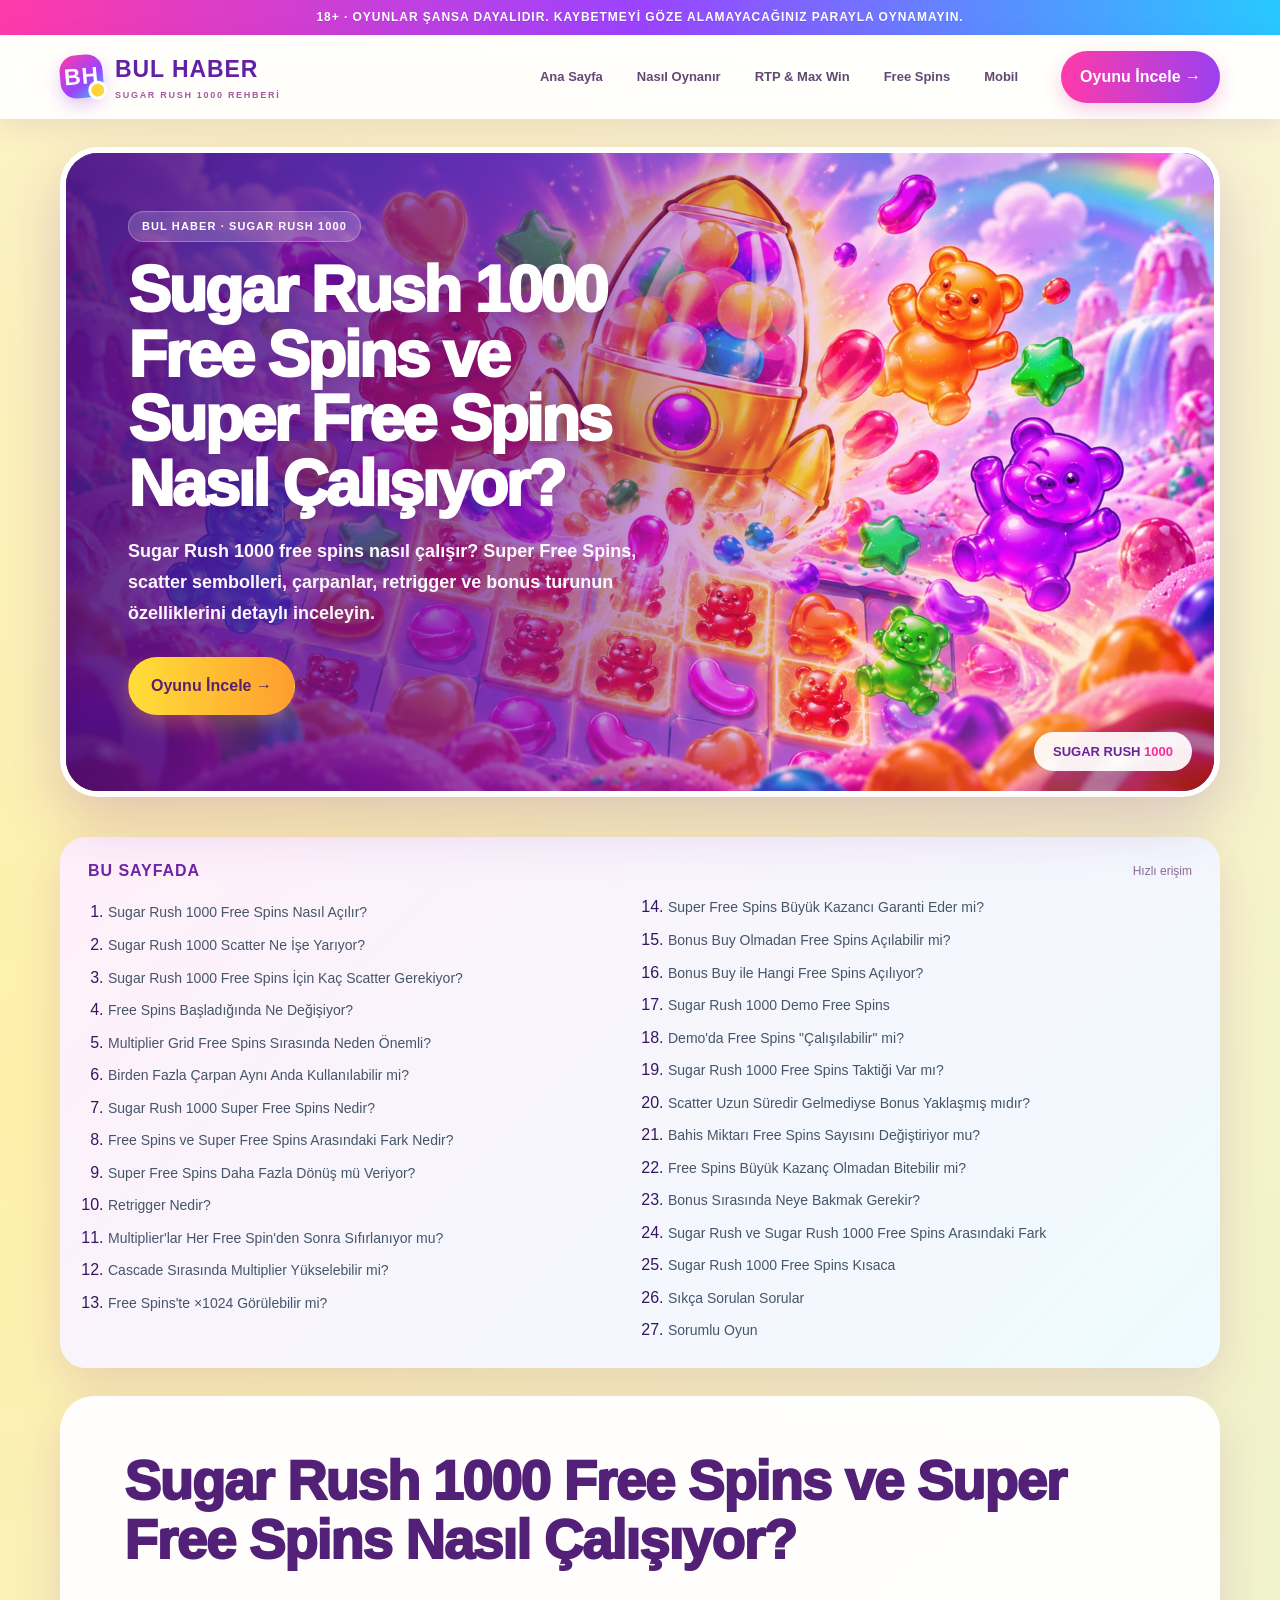
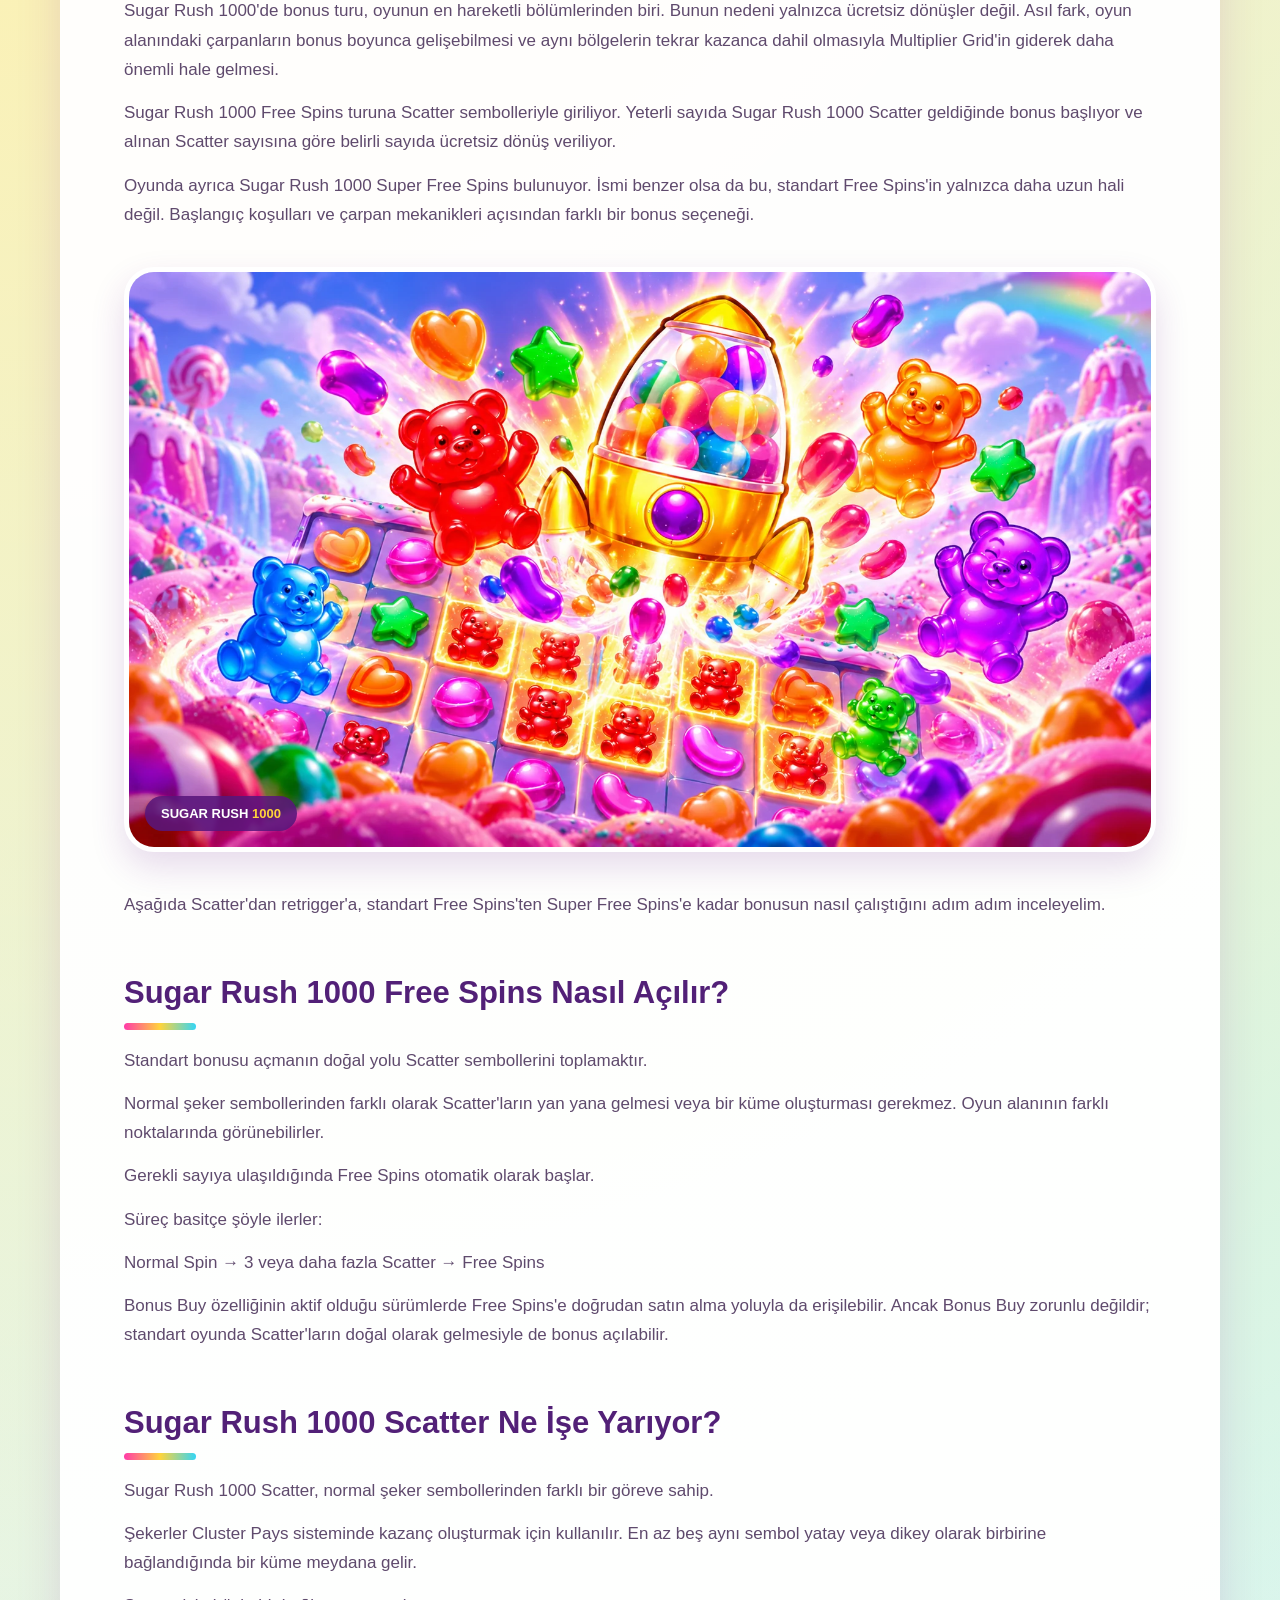
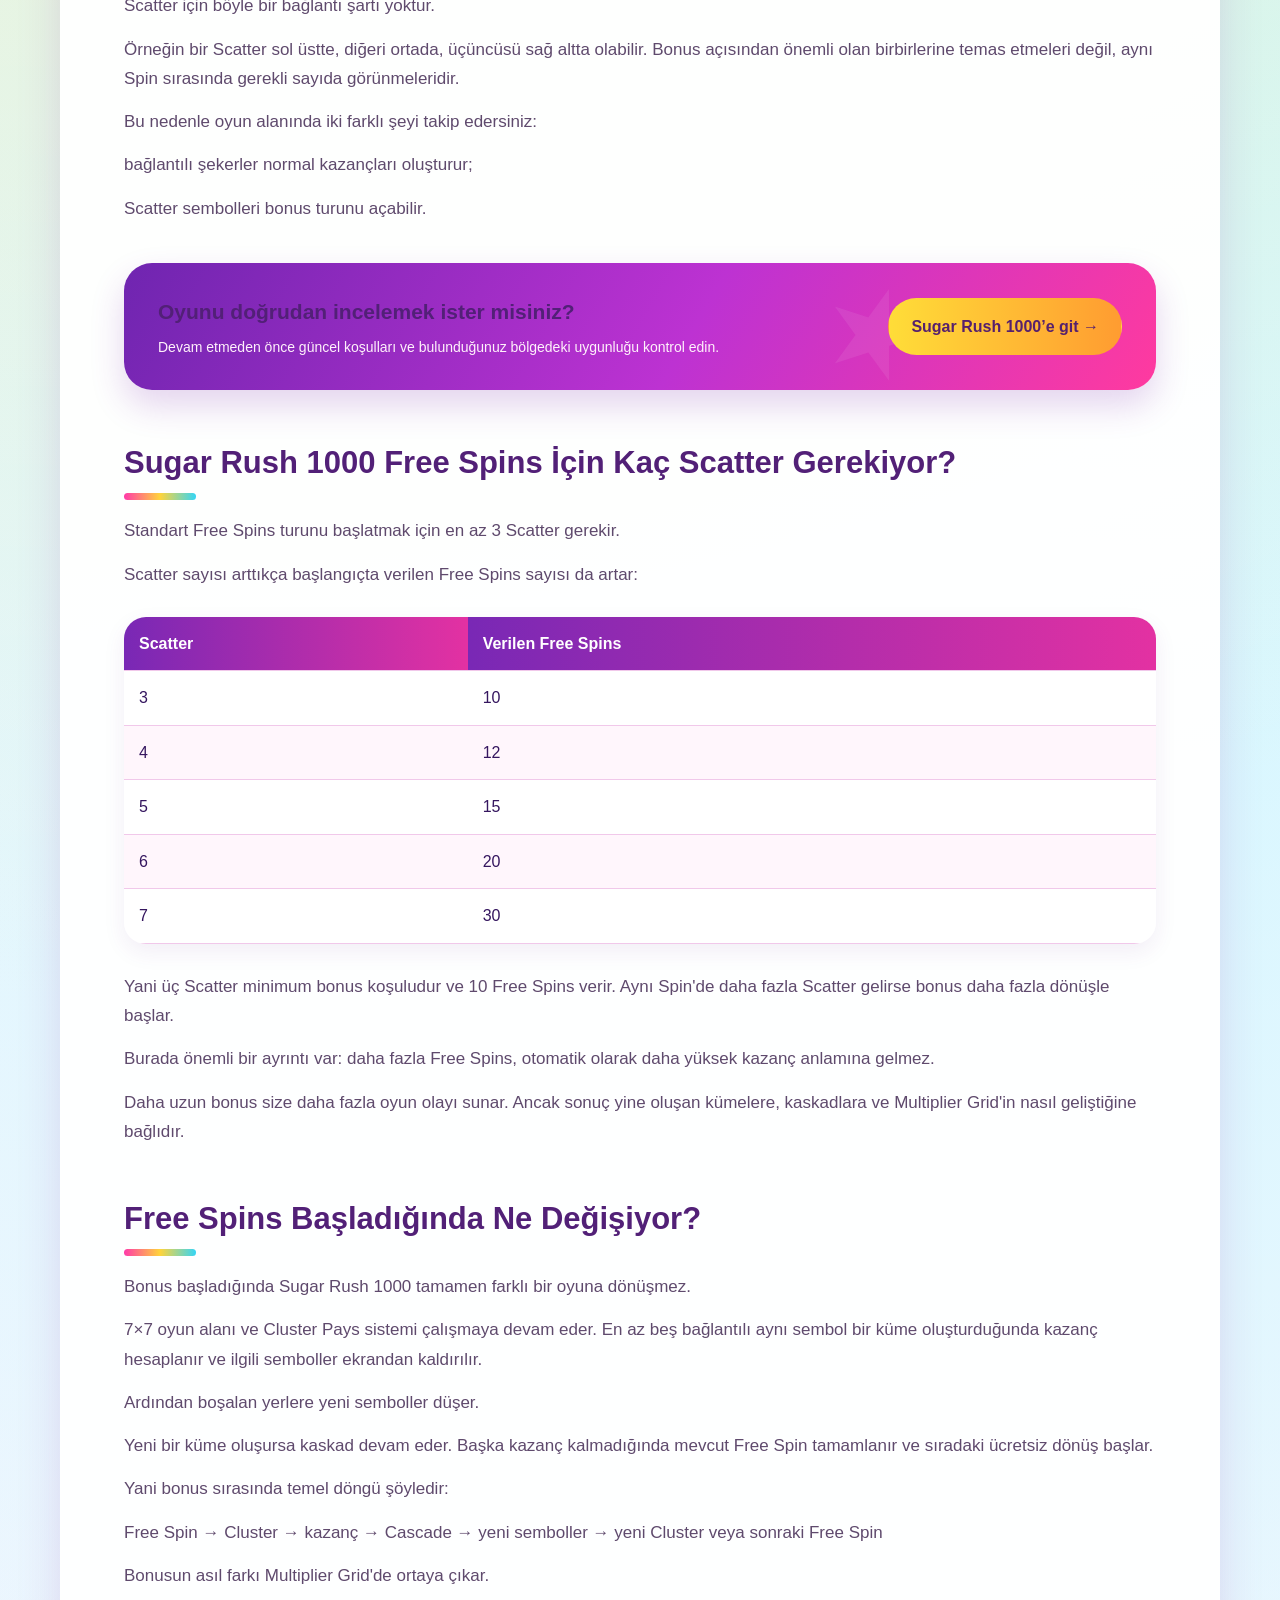
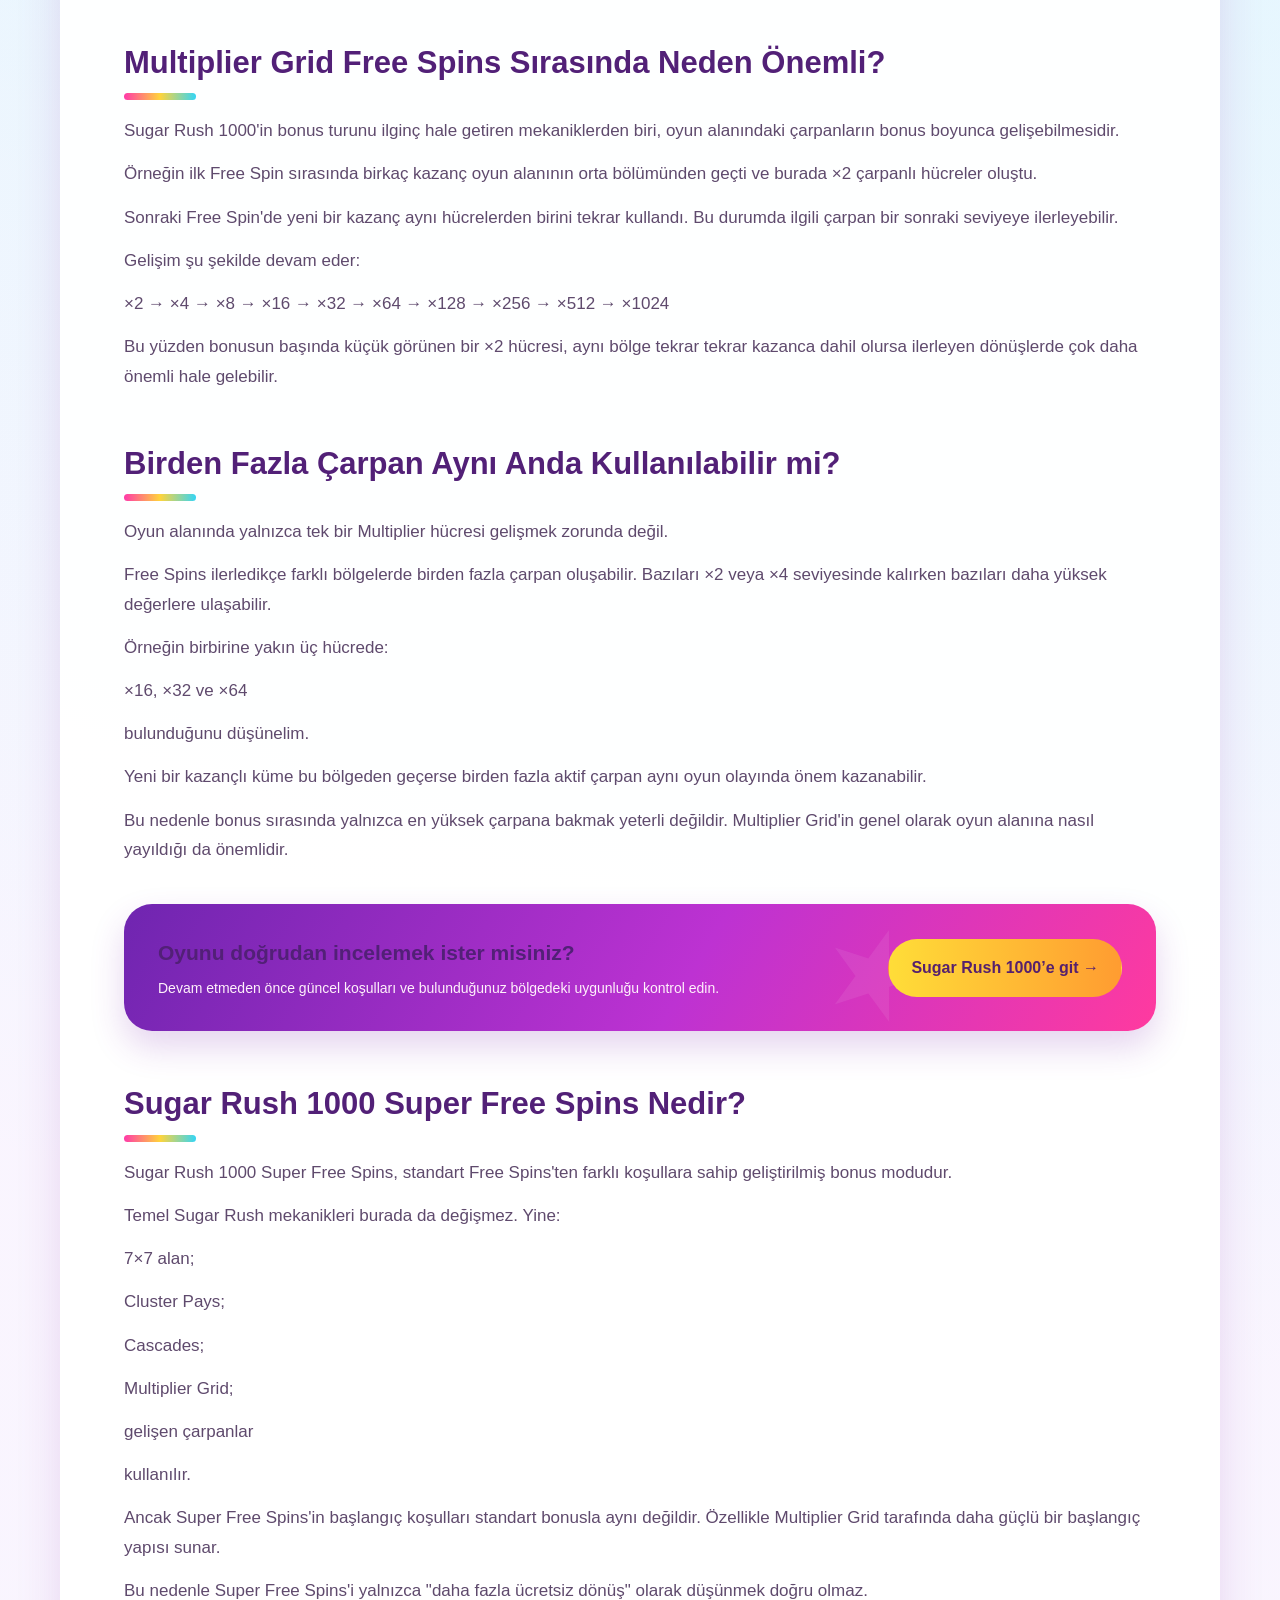
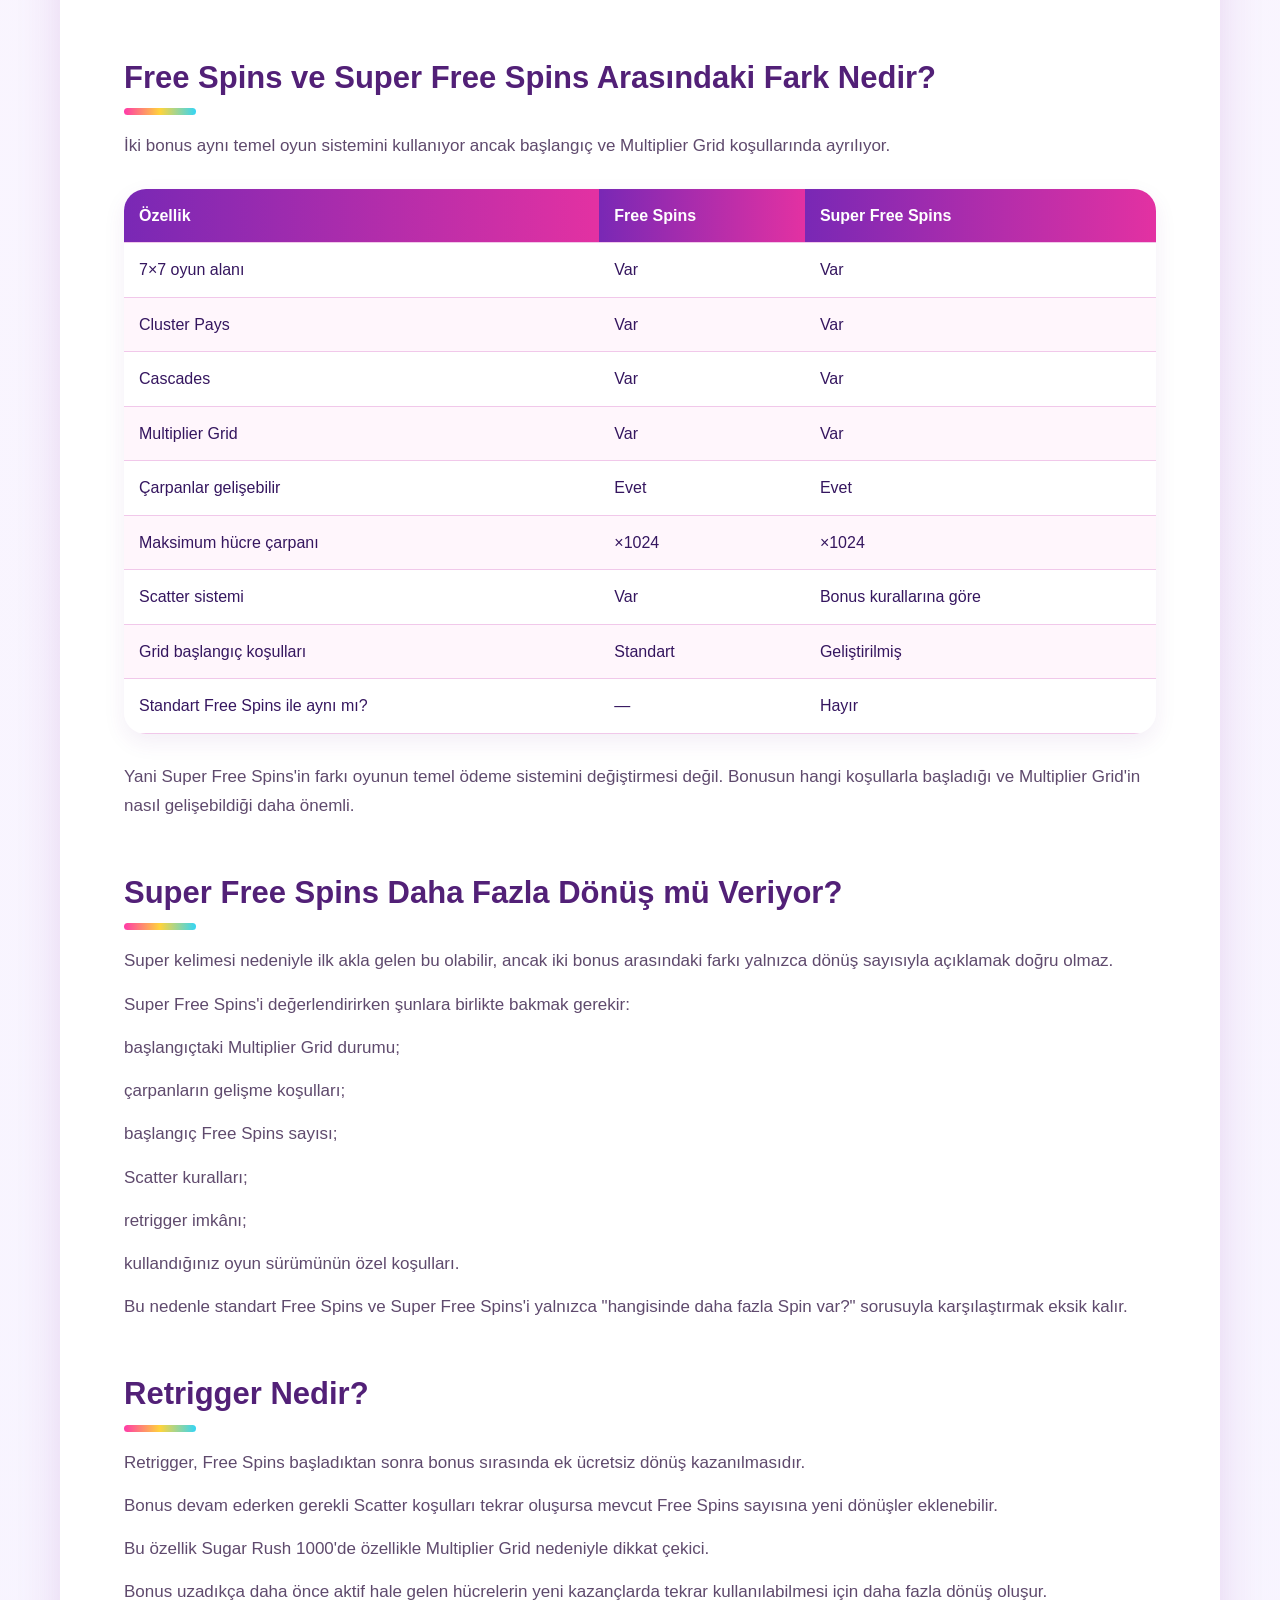
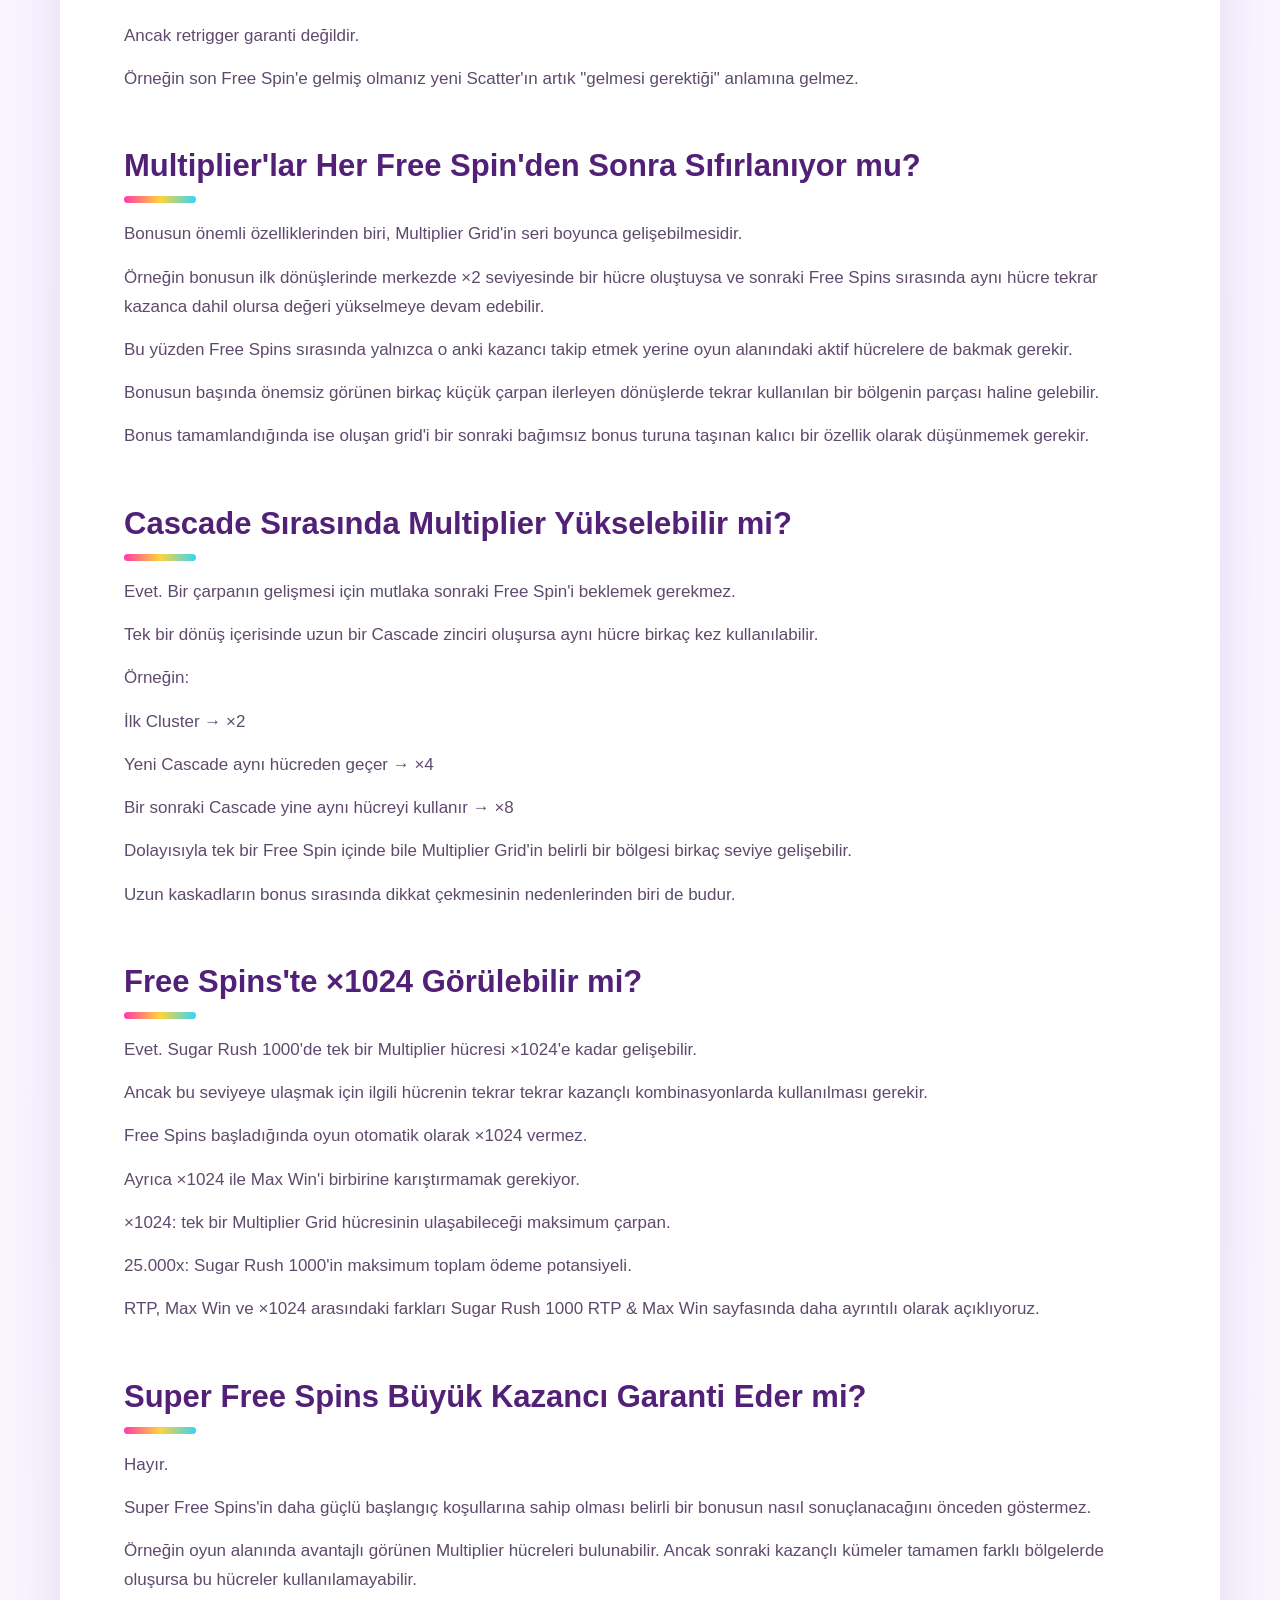
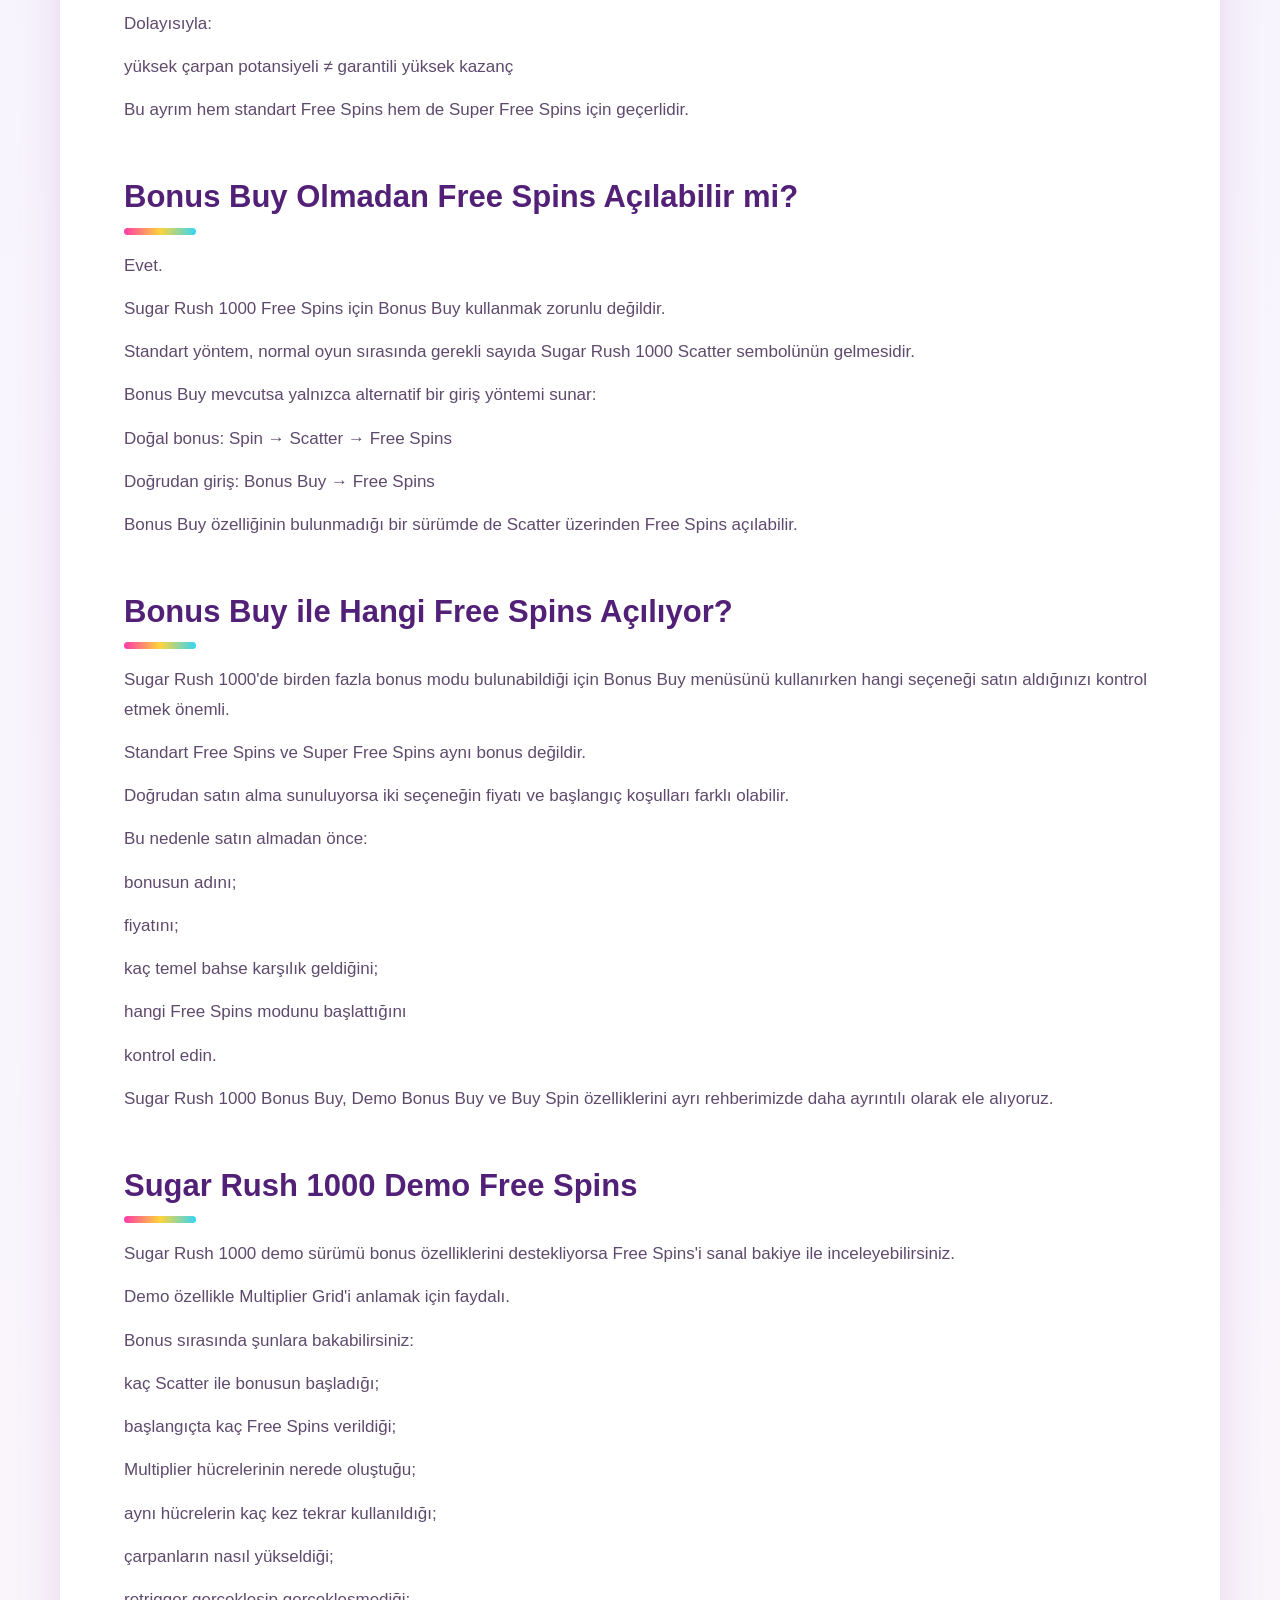
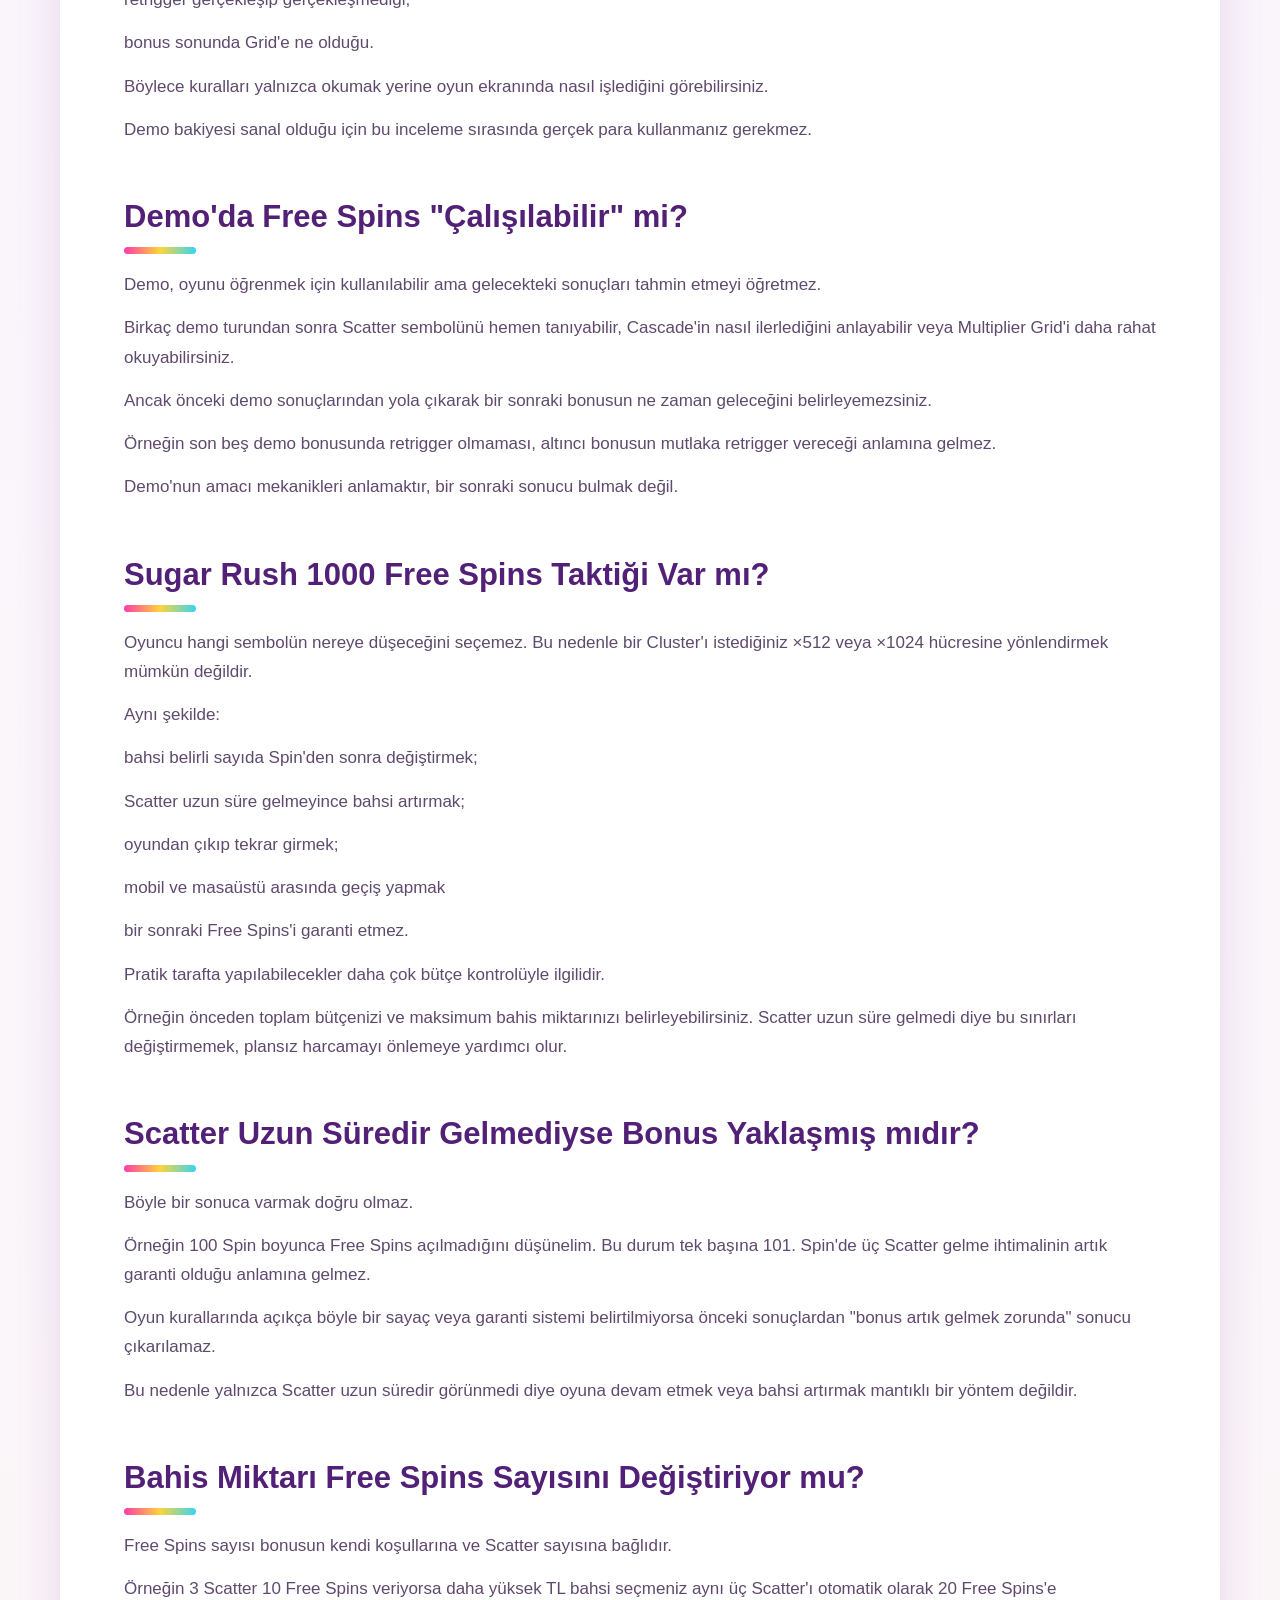
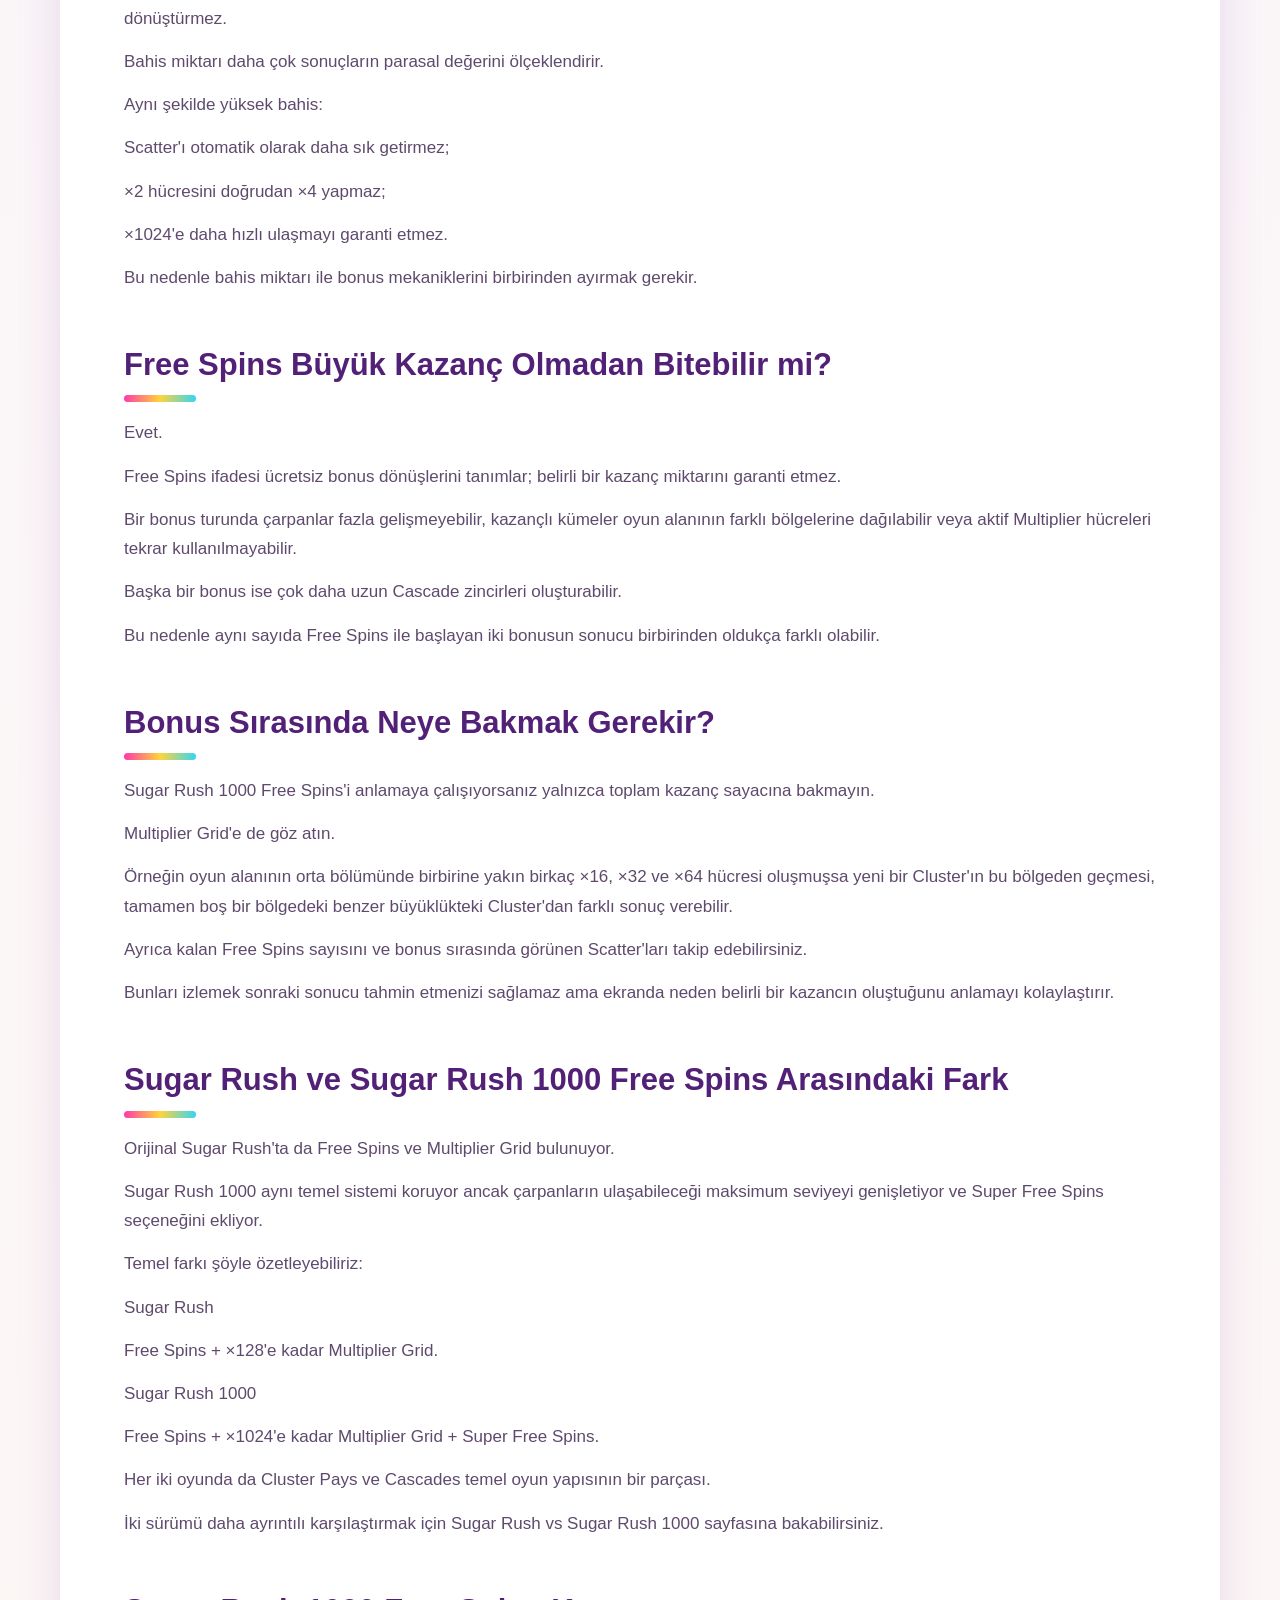
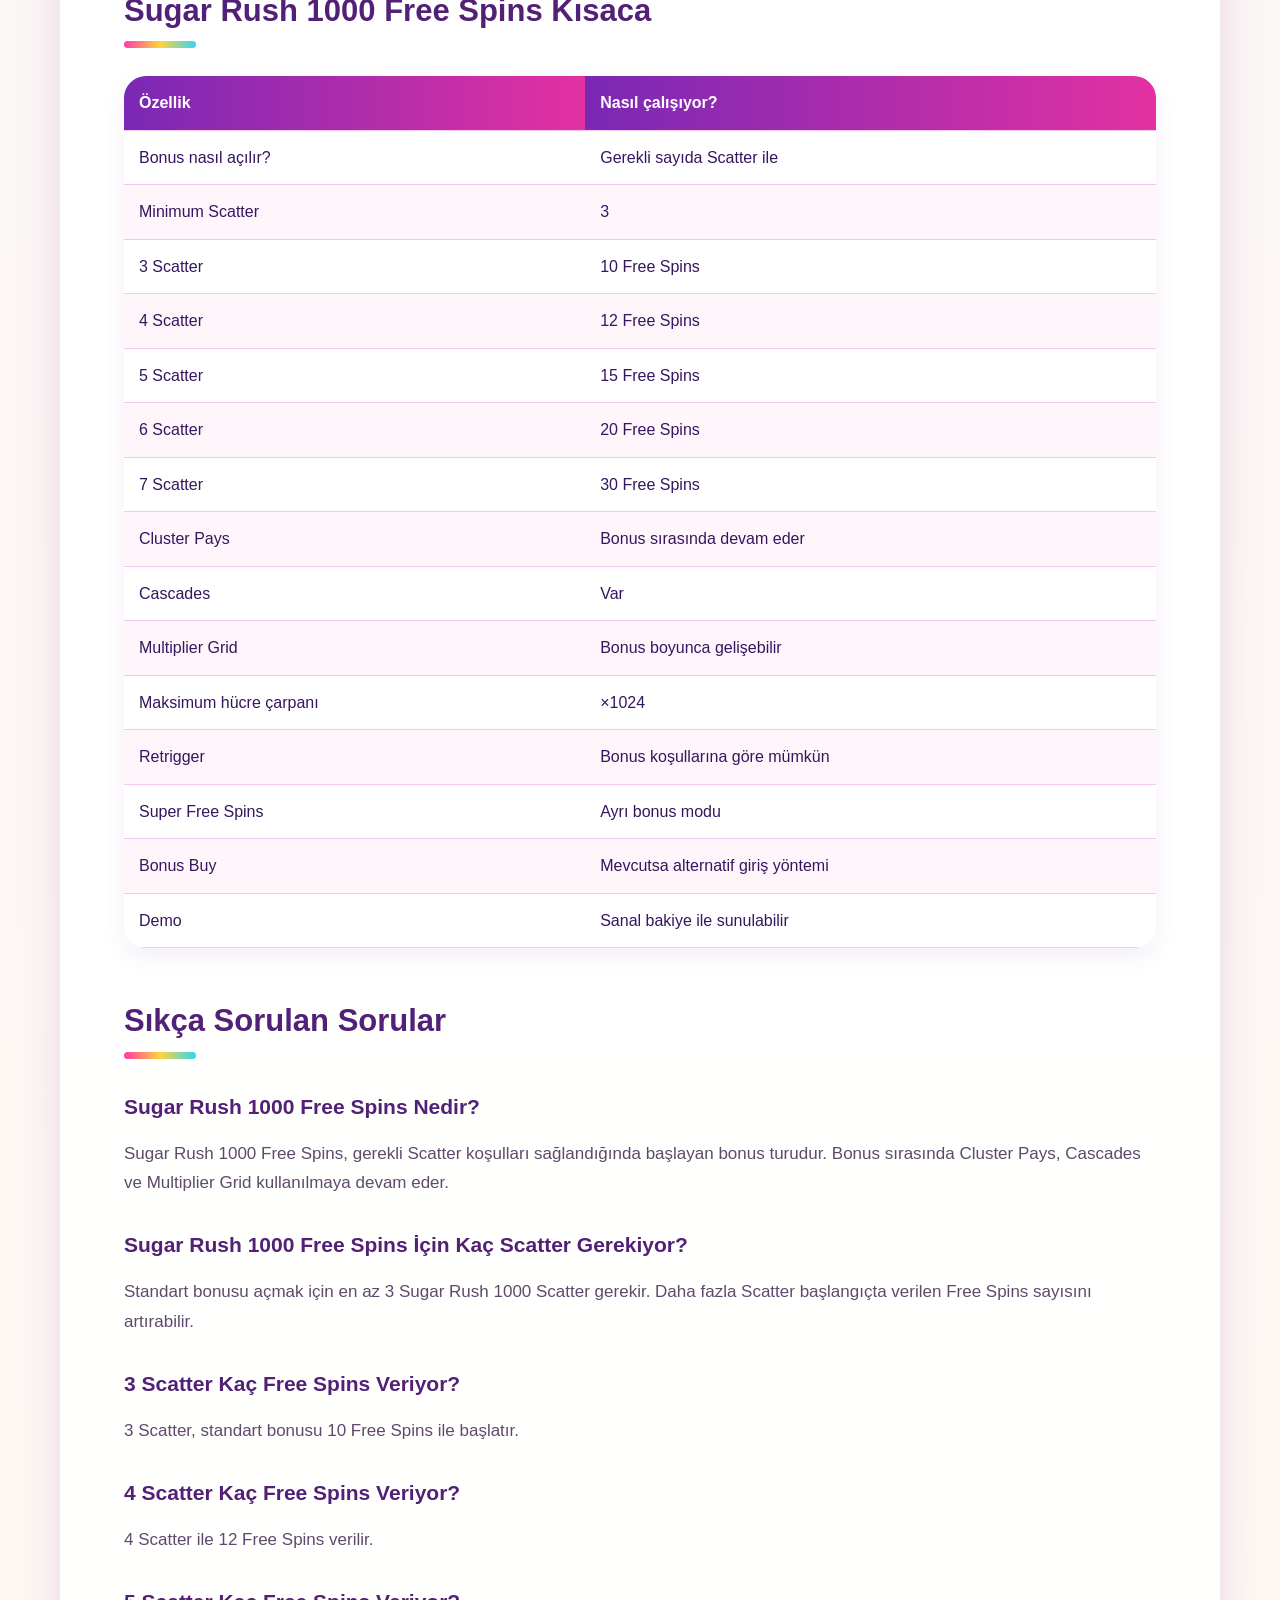
<file: sugar-rush-1000-free-spins/index.html>
<!doctype html><html lang="tr"><head><meta charset="utf-8"><meta name="viewport" content="width=device-width,initial-scale=1"><meta name="google-site-verification" content="w_2lZKJKAQImdapxI91HxqJXmrQn_Uu8EXxJp67fZOU" /><title>Sugar Rush 1000 Free Spins – Super Free Spins ve Scatter</title><meta name="description" content="Sugar Rush 1000 free spins nasıl çalışır? Super Free Spins, scatter sembolleri, çarpanlar, retrigger ve bonus turunun özelliklerini detaylı inceleyin."><link rel="canonical" href="https://bulhaber.com/sugar-rush-1000-free-spins/"><meta property="og:type" content="article"><meta property="og:title" content="Sugar Rush 1000 Free Spins – Super Free Spins ve Scatter"><meta property="og:description" content="Sugar Rush 1000 free spins nasıl çalışır? Super Free Spins, scatter sembolleri, çarpanlar, retrigger ve bonus turunun özelliklerini detaylı inceleyin."><meta property="og:url" content="https://bulhaber.com/sugar-rush-1000-free-spins/"><meta property="og:image" content="https://bulhaber.com/assets/images/hero.webp"><meta name="twitter:card" content="summary_large_image"><link rel="icon" href="/favicon.svg" type="image/svg+xml"><link rel="stylesheet" href="/assets/style.css"><script type="application/ld+json">{"@context": "https://schema.org", "@graph": [{"@type": "WebSite", "@id": "https://bulhaber.com/#website", "url": "https://bulhaber.com/", "name": "Bul Haber", "inLanguage": "tr-TR"}, {"@type": "Person", "@id": "https://bulhaber.com/author/bulent-haberal/#person", "name": "Bülent Haberal", "url": "https://bulhaber.com/author/bulent-haberal/"}, {"@type": "Article", "headline": "Sugar Rush 1000 Free Spins ve Super Free Spins Nasıl Çalışıyor?", "description": "Sugar Rush 1000 free spins nasıl çalışır? Super Free Spins, scatter sembolleri, çarpanlar, retrigger ve bonus turunun özelliklerini detaylı inceleyin.", "mainEntityOfPage": "https://bulhaber.com/sugar-rush-1000-free-spins/", "author": {"@id": "https://bulhaber.com/author/bulent-haberal/#person"}, "publisher": {"@type": "Organization", "name": "Bul Haber", "url": "https://bulhaber.com/"}, "inLanguage": "tr-TR"}, {"@type": "BreadcrumbList", "itemListElement": [{"@type": "ListItem", "position": 1, "name": "Ana Sayfa", "item": "https://bulhaber.com/"}, {"@type": "ListItem", "position": 2, "name": "Sugar Rush 1000 Free Spins ve Super Free Spins Nasıl Çalışıyor?", "item": "https://bulhaber.com/sugar-rush-1000-free-spins/"}]}]}</script></head><body><div class="topbar">18+ · Oyunlar şansa dayalıdır. Kaybetmeyi göze alamayacağınız parayla oynamayın.</div><header class="site-header"><div class="wrap nav"><a class="brand" href="/"><span class="brand-mark">BH</span><span>BUL HABER<small>SUGAR RUSH 1000 REHBERİ</small></span></a><nav class="menu"><a href="/">Ana Sayfa</a><a href="/sugar-rush-1000-nasil-oynanir/">Nasıl Oynanır</a><a href="/sugar-rush-1000-rtp-max-win/">RTP &amp; Max Win</a><a href="/sugar-rush-1000-free-spins/">Free Spins</a><a href="/sugar-rush-1000-app/">Mobil</a></nav><a class="nav-cta" href="/info/" rel="nofollow sponsored">Oyunu İncele →</a><button class="hamb" aria-label="Menü">☰</button></div></header><section class="hero"><div class="wrap"><div class="hero-shell" style="min-height:430px"><img src="/assets/images/bonus.webp" alt="Sugar Rush 1000 Free Spins"><div class="hero-overlay"></div><div class="hero-copy" style="padding-top:58px"><span class="eyebrow">BUL HABER · SUGAR RUSH 1000</span><h1>Sugar Rush 1000 Free Spins ve Super Free Spins Nasıl Çalışıyor?</h1><p>Sugar Rush 1000 free spins nasıl çalışır? Super Free Spins, scatter sembolleri, çarpanlar, retrigger ve bonus turunun özelliklerini detaylı inceleyin.</p><div class="actions"><a class="btn btn-primary" href="/info/" rel="nofollow sponsored">Oyunu İncele →</a></div></div><div class="game-stamp">SUGAR RUSH <span>1000</span></div></div></div></section><main class="main" id="rehber"><div class="wrap"><div class="toc"><div class="toc-head"><h2>Bu sayfada</h2><span style="font-size:12px;color:#8b6c94">Hızlı erişim</span></div><ol><li><a href="#sugar-rush-1000-free-spins-nasil-acilir">Sugar Rush 1000 Free Spins Nasıl Açılır?</a></li><li><a href="#sugar-rush-1000-scatter-ne-ise-yariyor">Sugar Rush 1000 Scatter Ne İşe Yarıyor?</a></li><li><a href="#sugar-rush-1000-free-spins-icin-kac-scatter-gerekiyor">Sugar Rush 1000 Free Spins İçin Kaç Scatter Gerekiyor?</a></li><li><a href="#free-spins-basladiginda-ne-degisiyor">Free Spins Başladığında Ne Değişiyor?</a></li><li><a href="#multiplier-grid-free-spins-sirasinda-neden-onemli">Multiplier Grid Free Spins Sırasında Neden Önemli?</a></li><li><a href="#birden-fazla-carpan-ayni-anda-kullanilabilir-mi">Birden Fazla Çarpan Aynı Anda Kullanılabilir mi?</a></li><li><a href="#sugar-rush-1000-super-free-spins-nedir">Sugar Rush 1000 Super Free Spins Nedir?</a></li><li><a href="#free-spins-ve-super-free-spins-arasindaki-fark-nedir">Free Spins ve Super Free Spins Arasındaki Fark Nedir?</a></li><li><a href="#super-free-spins-daha-fazla-donus-mu-veriyor">Super Free Spins Daha Fazla Dönüş mü Veriyor?</a></li><li><a href="#retrigger-nedir">Retrigger Nedir?</a></li><li><a href="#multiplier-lar-her-free-spin-den-sonra-sifirlaniyor-mu">Multiplier&#x27;lar Her Free Spin&#x27;den Sonra Sıfırlanıyor mu?</a></li><li><a href="#cascade-sirasinda-multiplier-yukselebilir-mi">Cascade Sırasında Multiplier Yükselebilir mi?</a></li><li><a href="#free-spins-te-1024-gorulebilir-mi">Free Spins&#x27;te ×1024 Görülebilir mi?</a></li><li><a href="#super-free-spins-buyuk-kazanci-garanti-eder-mi">Super Free Spins Büyük Kazancı Garanti Eder mi?</a></li><li><a href="#bonus-buy-olmadan-free-spins-acilabilir-mi">Bonus Buy Olmadan Free Spins Açılabilir mi?</a></li><li><a href="#bonus-buy-ile-hangi-free-spins-aciliyor">Bonus Buy ile Hangi Free Spins Açılıyor?</a></li><li><a href="#sugar-rush-1000-demo-free-spins">Sugar Rush 1000 Demo Free Spins</a></li><li><a href="#demo-da-free-spins-calisilabilir-mi">Demo&#x27;da Free Spins &quot;Çalışılabilir&quot; mi?</a></li><li><a href="#sugar-rush-1000-free-spins-taktigi-var-mi">Sugar Rush 1000 Free Spins Taktiği Var mı?</a></li><li><a href="#scatter-uzun-suredir-gelmediyse-bonus-yaklasmis-midir">Scatter Uzun Süredir Gelmediyse Bonus Yaklaşmış mıdır?</a></li><li><a href="#bahis-miktari-free-spins-sayisini-degistiriyor-mu">Bahis Miktarı Free Spins Sayısını Değiştiriyor mu?</a></li><li><a href="#free-spins-buyuk-kazanc-olmadan-bitebilir-mi">Free Spins Büyük Kazanç Olmadan Bitebilir mi?</a></li><li><a href="#bonus-sirasinda-neye-bakmak-gerekir">Bonus Sırasında Neye Bakmak Gerekir?</a></li><li><a href="#sugar-rush-ve-sugar-rush-1000-free-spins-arasindaki-fark">Sugar Rush ve Sugar Rush 1000 Free Spins Arasındaki Fark</a></li><li><a href="#sugar-rush-1000-free-spins-kisaca">Sugar Rush 1000 Free Spins Kısaca</a></li><li><a href="#sikca-sorulan-sorular">Sıkça Sorulan Sorular</a></li><li><a href="#sorumlu-oyun">Sorumlu Oyun</a></li></ol></div><article class="article"><h1>Sugar Rush 1000 Free Spins ve Super Free Spins Nasıl Çalışıyor?</h1><p>Sugar Rush 1000&#x27;de bonus turu, oyunun en hareketli bölümlerinden biri. Bunun nedeni yalnızca ücretsiz dönüşler değil. Asıl fark, oyun alanındaki çarpanların bonus boyunca gelişebilmesi ve aynı bölgelerin tekrar kazanca dahil olmasıyla Multiplier Grid&#x27;in giderek daha önemli hale gelmesi.</p><p>Sugar Rush 1000 Free Spins turuna Scatter sembolleriyle giriliyor. Yeterli sayıda Sugar Rush 1000 Scatter geldiğinde bonus başlıyor ve alınan Scatter sayısına göre belirli sayıda ücretsiz dönüş veriliyor.</p><p>Oyunda ayrıca Sugar Rush 1000 Super Free Spins bulunuyor. İsmi benzer olsa da bu, standart Free Spins&#x27;in yalnızca daha uzun hali değil. Başlangıç koşulları ve çarpan mekanikleri açısından farklı bir bonus seçeneği.</p><figure class="media"><img src="/assets/images/bonus.webp" alt="Sugar Rush 1000 oyun görseli" loading="eager"><figcaption class="media-label">SUGAR RUSH <span>1000</span></figcaption></figure><p>Aşağıda Scatter&#x27;dan retrigger&#x27;a, standart Free Spins&#x27;ten Super Free Spins&#x27;e kadar bonusun nasıl çalıştığını adım adım inceleyelim.</p><h2 id="sugar-rush-1000-free-spins-nasil-acilir">Sugar Rush 1000 Free Spins Nasıl Açılır?</h2><p>Standart bonusu açmanın doğal yolu Scatter sembollerini toplamaktır.</p><p>Normal şeker sembollerinden farklı olarak Scatter&#x27;ların yan yana gelmesi veya bir küme oluşturması gerekmez. Oyun alanının farklı noktalarında görünebilirler.</p><p>Gerekli sayıya ulaşıldığında Free Spins otomatik olarak başlar.</p><p>Süreç basitçe şöyle ilerler:</p><p>Normal Spin → 3 veya daha fazla Scatter → Free Spins</p><p>Bonus Buy özelliğinin aktif olduğu sürümlerde Free Spins&#x27;e doğrudan satın alma yoluyla da erişilebilir. Ancak Bonus Buy zorunlu değildir; standart oyunda Scatter&#x27;ların doğal olarak gelmesiyle de bonus açılabilir.</p><h2 id="sugar-rush-1000-scatter-ne-ise-yariyor">Sugar Rush 1000 Scatter Ne İşe Yarıyor?</h2><p>Sugar Rush 1000 Scatter, normal şeker sembollerinden farklı bir göreve sahip.</p><p>Şekerler Cluster Pays sisteminde kazanç oluşturmak için kullanılır. En az beş aynı sembol yatay veya dikey olarak birbirine bağlandığında bir küme meydana gelir.</p><p>Scatter için böyle bir bağlantı şartı yoktur.</p><p>Örneğin bir Scatter sol üstte, diğeri ortada, üçüncüsü sağ altta olabilir. Bonus açısından önemli olan birbirlerine temas etmeleri değil, aynı Spin sırasında gerekli sayıda görünmeleridir.</p><p>Bu nedenle oyun alanında iki farklı şeyi takip edersiniz:</p><p>bağlantılı şekerler normal kazançları oluşturur;</p><p>Scatter sembolleri bonus turunu açabilir.</p><div class="cta-strip"><div><h3>Oyunu doğrudan incelemek ister misiniz?</h3><p>Devam etmeden önce güncel koşulları ve bulunduğunuz bölgedeki uygunluğu kontrol edin.</p></div><a class="btn" href="/info/" rel="nofollow sponsored">Sugar Rush 1000’e git →</a></div><h2 id="sugar-rush-1000-free-spins-icin-kac-scatter-gerekiyor">Sugar Rush 1000 Free Spins İçin Kaç Scatter Gerekiyor?</h2><p>Standart Free Spins turunu başlatmak için en az 3 Scatter gerekir.</p><p>Scatter sayısı arttıkça başlangıçta verilen Free Spins sayısı da artar:</p><div class="table-wrap"><table><thead><tr><th>Scatter</th><th>Verilen Free Spins</th></tr></thead><tbody><tr><td>3</td><td>10</td></tr><tr><td>4</td><td>12</td></tr><tr><td>5</td><td>15</td></tr><tr><td>6</td><td>20</td></tr><tr><td>7</td><td>30</td></tr></tbody></table></div><p>Yani üç Scatter minimum bonus koşuludur ve 10 Free Spins verir. Aynı Spin&#x27;de daha fazla Scatter gelirse bonus daha fazla dönüşle başlar.</p><p>Burada önemli bir ayrıntı var: daha fazla Free Spins, otomatik olarak daha yüksek kazanç anlamına gelmez.</p><p>Daha uzun bonus size daha fazla oyun olayı sunar. Ancak sonuç yine oluşan kümelere, kaskadlara ve Multiplier Grid&#x27;in nasıl geliştiğine bağlıdır.</p><h2 id="free-spins-basladiginda-ne-degisiyor">Free Spins Başladığında Ne Değişiyor?</h2><p>Bonus başladığında Sugar Rush 1000 tamamen farklı bir oyuna dönüşmez.</p><p>7×7 oyun alanı ve Cluster Pays sistemi çalışmaya devam eder. En az beş bağlantılı aynı sembol bir küme oluşturduğunda kazanç hesaplanır ve ilgili semboller ekrandan kaldırılır.</p><p>Ardından boşalan yerlere yeni semboller düşer.</p><p>Yeni bir küme oluşursa kaskad devam eder. Başka kazanç kalmadığında mevcut Free Spin tamamlanır ve sıradaki ücretsiz dönüş başlar.</p><p>Yani bonus sırasında temel döngü şöyledir:</p><p>Free Spin → Cluster → kazanç → Cascade → yeni semboller → yeni Cluster veya sonraki Free Spin</p><p>Bonusun asıl farkı Multiplier Grid&#x27;de ortaya çıkar.</p><h2 id="multiplier-grid-free-spins-sirasinda-neden-onemli">Multiplier Grid Free Spins Sırasında Neden Önemli?</h2><p>Sugar Rush 1000&#x27;in bonus turunu ilginç hale getiren mekaniklerden biri, oyun alanındaki çarpanların bonus boyunca gelişebilmesidir.</p><p>Örneğin ilk Free Spin sırasında birkaç kazanç oyun alanının orta bölümünden geçti ve burada ×2 çarpanlı hücreler oluştu.</p><p>Sonraki Free Spin&#x27;de yeni bir kazanç aynı hücrelerden birini tekrar kullandı. Bu durumda ilgili çarpan bir sonraki seviyeye ilerleyebilir.</p><p>Gelişim şu şekilde devam eder:</p><p>×2 → ×4 → ×8 → ×16 → ×32 → ×64 → ×128 → ×256 → ×512 → ×1024</p><p>Bu yüzden bonusun başında küçük görünen bir ×2 hücresi, aynı bölge tekrar tekrar kazanca dahil olursa ilerleyen dönüşlerde çok daha önemli hale gelebilir.</p><h2 id="birden-fazla-carpan-ayni-anda-kullanilabilir-mi">Birden Fazla Çarpan Aynı Anda Kullanılabilir mi?</h2><p>Oyun alanında yalnızca tek bir Multiplier hücresi gelişmek zorunda değil.</p><p>Free Spins ilerledikçe farklı bölgelerde birden fazla çarpan oluşabilir. Bazıları ×2 veya ×4 seviyesinde kalırken bazıları daha yüksek değerlere ulaşabilir.</p><p>Örneğin birbirine yakın üç hücrede:</p><p>×16, ×32 ve ×64</p><p>bulunduğunu düşünelim.</p><p>Yeni bir kazançlı küme bu bölgeden geçerse birden fazla aktif çarpan aynı oyun olayında önem kazanabilir.</p><p>Bu nedenle bonus sırasında yalnızca en yüksek çarpana bakmak yeterli değildir. Multiplier Grid&#x27;in genel olarak oyun alanına nasıl yayıldığı da önemlidir.</p><div class="cta-strip"><div><h3>Oyunu doğrudan incelemek ister misiniz?</h3><p>Devam etmeden önce güncel koşulları ve bulunduğunuz bölgedeki uygunluğu kontrol edin.</p></div><a class="btn" href="/info/" rel="nofollow sponsored">Sugar Rush 1000’e git →</a></div><h2 id="sugar-rush-1000-super-free-spins-nedir">Sugar Rush 1000 Super Free Spins Nedir?</h2><p>Sugar Rush 1000 Super Free Spins, standart Free Spins&#x27;ten farklı koşullara sahip geliştirilmiş bonus modudur.</p><p>Temel Sugar Rush mekanikleri burada da değişmez. Yine:</p><p>7×7 alan;</p><p>Cluster Pays;</p><p>Cascades;</p><p>Multiplier Grid;</p><p>gelişen çarpanlar</p><p>kullanılır.</p><p>Ancak Super Free Spins&#x27;in başlangıç koşulları standart bonusla aynı değildir. Özellikle Multiplier Grid tarafında daha güçlü bir başlangıç yapısı sunar.</p><p>Bu nedenle Super Free Spins&#x27;i yalnızca &quot;daha fazla ücretsiz dönüş&quot; olarak düşünmek doğru olmaz.</p><h2 id="free-spins-ve-super-free-spins-arasindaki-fark-nedir">Free Spins ve Super Free Spins Arasındaki Fark Nedir?</h2><p>İki bonus aynı temel oyun sistemini kullanıyor ancak başlangıç ve Multiplier Grid koşullarında ayrılıyor.</p><div class="table-wrap"><table><thead><tr><th>Özellik</th><th>Free Spins</th><th>Super Free Spins</th></tr></thead><tbody><tr><td>7×7 oyun alanı</td><td>Var</td><td>Var</td></tr><tr><td>Cluster Pays</td><td>Var</td><td>Var</td></tr><tr><td>Cascades</td><td>Var</td><td>Var</td></tr><tr><td>Multiplier Grid</td><td>Var</td><td>Var</td></tr><tr><td>Çarpanlar gelişebilir</td><td>Evet</td><td>Evet</td></tr><tr><td>Maksimum hücre çarpanı</td><td>×1024</td><td>×1024</td></tr><tr><td>Scatter sistemi</td><td>Var</td><td>Bonus kurallarına göre</td></tr><tr><td>Grid başlangıç koşulları</td><td>Standart</td><td>Geliştirilmiş</td></tr><tr><td>Standart Free Spins ile aynı mı?</td><td>—</td><td>Hayır</td></tr></tbody></table></div><p>Yani Super Free Spins&#x27;in farkı oyunun temel ödeme sistemini değiştirmesi değil. Bonusun hangi koşullarla başladığı ve Multiplier Grid&#x27;in nasıl gelişebildiği daha önemli.</p><h2 id="super-free-spins-daha-fazla-donus-mu-veriyor">Super Free Spins Daha Fazla Dönüş mü Veriyor?</h2><p>Super kelimesi nedeniyle ilk akla gelen bu olabilir, ancak iki bonus arasındaki farkı yalnızca dönüş sayısıyla açıklamak doğru olmaz.</p><p>Super Free Spins&#x27;i değerlendirirken şunlara birlikte bakmak gerekir:</p><p>başlangıçtaki Multiplier Grid durumu;</p><p>çarpanların gelişme koşulları;</p><p>başlangıç Free Spins sayısı;</p><p>Scatter kuralları;</p><p>retrigger imkânı;</p><p>kullandığınız oyun sürümünün özel koşulları.</p><p>Bu nedenle standart Free Spins ve Super Free Spins&#x27;i yalnızca &quot;hangisinde daha fazla Spin var?&quot; sorusuyla karşılaştırmak eksik kalır.</p><h2 id="retrigger-nedir">Retrigger Nedir?</h2><p>Retrigger, Free Spins başladıktan sonra bonus sırasında ek ücretsiz dönüş kazanılmasıdır.</p><p>Bonus devam ederken gerekli Scatter koşulları tekrar oluşursa mevcut Free Spins sayısına yeni dönüşler eklenebilir.</p><p>Bu özellik Sugar Rush 1000&#x27;de özellikle Multiplier Grid nedeniyle dikkat çekici.</p><p>Bonus uzadıkça daha önce aktif hale gelen hücrelerin yeni kazançlarda tekrar kullanılabilmesi için daha fazla dönüş oluşur.</p><p>Ancak retrigger garanti değildir.</p><p>Örneğin son Free Spin&#x27;e gelmiş olmanız yeni Scatter&#x27;ın artık &quot;gelmesi gerektiği&quot; anlamına gelmez.</p><h2 id="multiplier-lar-her-free-spin-den-sonra-sifirlaniyor-mu">Multiplier&#x27;lar Her Free Spin&#x27;den Sonra Sıfırlanıyor mu?</h2><p>Bonusun önemli özelliklerinden biri, Multiplier Grid&#x27;in seri boyunca gelişebilmesidir.</p><p>Örneğin bonusun ilk dönüşlerinde merkezde ×2 seviyesinde bir hücre oluştuysa ve sonraki Free Spins sırasında aynı hücre tekrar kazanca dahil olursa değeri yükselmeye devam edebilir.</p><p>Bu yüzden Free Spins sırasında yalnızca o anki kazancı takip etmek yerine oyun alanındaki aktif hücrelere de bakmak gerekir.</p><p>Bonusun başında önemsiz görünen birkaç küçük çarpan ilerleyen dönüşlerde tekrar kullanılan bir bölgenin parçası haline gelebilir.</p><p>Bonus tamamlandığında ise oluşan grid&#x27;i bir sonraki bağımsız bonus turuna taşınan kalıcı bir özellik olarak düşünmemek gerekir.</p><h2 id="cascade-sirasinda-multiplier-yukselebilir-mi">Cascade Sırasında Multiplier Yükselebilir mi?</h2><p>Evet. Bir çarpanın gelişmesi için mutlaka sonraki Free Spin&#x27;i beklemek gerekmez.</p><p>Tek bir dönüş içerisinde uzun bir Cascade zinciri oluşursa aynı hücre birkaç kez kullanılabilir.</p><p>Örneğin:</p><p>İlk Cluster → ×2</p><p>Yeni Cascade aynı hücreden geçer → ×4</p><p>Bir sonraki Cascade yine aynı hücreyi kullanır → ×8</p><p>Dolayısıyla tek bir Free Spin içinde bile Multiplier Grid&#x27;in belirli bir bölgesi birkaç seviye gelişebilir.</p><p>Uzun kaskadların bonus sırasında dikkat çekmesinin nedenlerinden biri de budur.</p><h2 id="free-spins-te-1024-gorulebilir-mi">Free Spins&#x27;te ×1024 Görülebilir mi?</h2><p>Evet. Sugar Rush 1000&#x27;de tek bir Multiplier hücresi ×1024&#x27;e kadar gelişebilir.</p><p>Ancak bu seviyeye ulaşmak için ilgili hücrenin tekrar tekrar kazançlı kombinasyonlarda kullanılması gerekir.</p><p>Free Spins başladığında oyun otomatik olarak ×1024 vermez.</p><p>Ayrıca ×1024 ile Max Win&#x27;i birbirine karıştırmamak gerekiyor.</p><p>×1024: tek bir Multiplier Grid hücresinin ulaşabileceği maksimum çarpan.</p><p>25.000x: Sugar Rush 1000&#x27;in maksimum toplam ödeme potansiyeli.</p><p>RTP, Max Win ve ×1024 arasındaki farkları Sugar Rush 1000 RTP &amp; Max Win sayfasında daha ayrıntılı olarak açıklıyoruz.</p><h2 id="super-free-spins-buyuk-kazanci-garanti-eder-mi">Super Free Spins Büyük Kazancı Garanti Eder mi?</h2><p>Hayır.</p><p>Super Free Spins&#x27;in daha güçlü başlangıç koşullarına sahip olması belirli bir bonusun nasıl sonuçlanacağını önceden göstermez.</p><p>Örneğin oyun alanında avantajlı görünen Multiplier hücreleri bulunabilir. Ancak sonraki kazançlı kümeler tamamen farklı bölgelerde oluşursa bu hücreler kullanılamayabilir.</p><p>Dolayısıyla:</p><p>yüksek çarpan potansiyeli ≠ garantili yüksek kazanç</p><p>Bu ayrım hem standart Free Spins hem de Super Free Spins için geçerlidir.</p><h2 id="bonus-buy-olmadan-free-spins-acilabilir-mi">Bonus Buy Olmadan Free Spins Açılabilir mi?</h2><p>Evet.</p><p>Sugar Rush 1000 Free Spins için Bonus Buy kullanmak zorunlu değildir.</p><p>Standart yöntem, normal oyun sırasında gerekli sayıda Sugar Rush 1000 Scatter sembolünün gelmesidir.</p><p>Bonus Buy mevcutsa yalnızca alternatif bir giriş yöntemi sunar:</p><p>Doğal bonus: Spin → Scatter → Free Spins</p><p>Doğrudan giriş: Bonus Buy → Free Spins</p><p>Bonus Buy özelliğinin bulunmadığı bir sürümde de Scatter üzerinden Free Spins açılabilir.</p><h2 id="bonus-buy-ile-hangi-free-spins-aciliyor">Bonus Buy ile Hangi Free Spins Açılıyor?</h2><p>Sugar Rush 1000&#x27;de birden fazla bonus modu bulunabildiği için Bonus Buy menüsünü kullanırken hangi seçeneği satın aldığınızı kontrol etmek önemli.</p><p>Standart Free Spins ve Super Free Spins aynı bonus değildir.</p><p>Doğrudan satın alma sunuluyorsa iki seçeneğin fiyatı ve başlangıç koşulları farklı olabilir.</p><p>Bu nedenle satın almadan önce:</p><p>bonusun adını;</p><p>fiyatını;</p><p>kaç temel bahse karşılık geldiğini;</p><p>hangi Free Spins modunu başlattığını</p><p>kontrol edin.</p><p>Sugar Rush 1000 Bonus Buy, Demo Bonus Buy ve Buy Spin özelliklerini ayrı rehberimizde daha ayrıntılı olarak ele alıyoruz.</p><h2 id="sugar-rush-1000-demo-free-spins">Sugar Rush 1000 Demo Free Spins</h2><p>Sugar Rush 1000 demo sürümü bonus özelliklerini destekliyorsa Free Spins&#x27;i sanal bakiye ile inceleyebilirsiniz.</p><p>Demo özellikle Multiplier Grid&#x27;i anlamak için faydalı.</p><p>Bonus sırasında şunlara bakabilirsiniz:</p><p>kaç Scatter ile bonusun başladığı;</p><p>başlangıçta kaç Free Spins verildiği;</p><p>Multiplier hücrelerinin nerede oluştuğu;</p><p>aynı hücrelerin kaç kez tekrar kullanıldığı;</p><p>çarpanların nasıl yükseldiği;</p><p>retrigger gerçekleşip gerçekleşmediği;</p><p>bonus sonunda Grid&#x27;e ne olduğu.</p><p>Böylece kuralları yalnızca okumak yerine oyun ekranında nasıl işlediğini görebilirsiniz.</p><p>Demo bakiyesi sanal olduğu için bu inceleme sırasında gerçek para kullanmanız gerekmez.</p><h2 id="demo-da-free-spins-calisilabilir-mi">Demo&#x27;da Free Spins &quot;Çalışılabilir&quot; mi?</h2><p>Demo, oyunu öğrenmek için kullanılabilir ama gelecekteki sonuçları tahmin etmeyi öğretmez.</p><p>Birkaç demo turundan sonra Scatter sembolünü hemen tanıyabilir, Cascade&#x27;in nasıl ilerlediğini anlayabilir veya Multiplier Grid&#x27;i daha rahat okuyabilirsiniz.</p><p>Ancak önceki demo sonuçlarından yola çıkarak bir sonraki bonusun ne zaman geleceğini belirleyemezsiniz.</p><p>Örneğin son beş demo bonusunda retrigger olmaması, altıncı bonusun mutlaka retrigger vereceği anlamına gelmez.</p><p>Demo&#x27;nun amacı mekanikleri anlamaktır, bir sonraki sonucu bulmak değil.</p><h2 id="sugar-rush-1000-free-spins-taktigi-var-mi">Sugar Rush 1000 Free Spins Taktiği Var mı?</h2><p>Oyuncu hangi sembolün nereye düşeceğini seçemez. Bu nedenle bir Cluster&#x27;ı istediğiniz ×512 veya ×1024 hücresine yönlendirmek mümkün değildir.</p><p>Aynı şekilde:</p><p>bahsi belirli sayıda Spin&#x27;den sonra değiştirmek;</p><p>Scatter uzun süre gelmeyince bahsi artırmak;</p><p>oyundan çıkıp tekrar girmek;</p><p>mobil ve masaüstü arasında geçiş yapmak</p><p>bir sonraki Free Spins&#x27;i garanti etmez.</p><p>Pratik tarafta yapılabilecekler daha çok bütçe kontrolüyle ilgilidir.</p><p>Örneğin önceden toplam bütçenizi ve maksimum bahis miktarınızı belirleyebilirsiniz. Scatter uzun süre gelmedi diye bu sınırları değiştirmemek, plansız harcamayı önlemeye yardımcı olur.</p><h2 id="scatter-uzun-suredir-gelmediyse-bonus-yaklasmis-midir">Scatter Uzun Süredir Gelmediyse Bonus Yaklaşmış mıdır?</h2><p>Böyle bir sonuca varmak doğru olmaz.</p><p>Örneğin 100 Spin boyunca Free Spins açılmadığını düşünelim. Bu durum tek başına 101. Spin&#x27;de üç Scatter gelme ihtimalinin artık garanti olduğu anlamına gelmez.</p><p>Oyun kurallarında açıkça böyle bir sayaç veya garanti sistemi belirtilmiyorsa önceki sonuçlardan &quot;bonus artık gelmek zorunda&quot; sonucu çıkarılamaz.</p><p>Bu nedenle yalnızca Scatter uzun süredir görünmedi diye oyuna devam etmek veya bahsi artırmak mantıklı bir yöntem değildir.</p><h2 id="bahis-miktari-free-spins-sayisini-degistiriyor-mu">Bahis Miktarı Free Spins Sayısını Değiştiriyor mu?</h2><p>Free Spins sayısı bonusun kendi koşullarına ve Scatter sayısına bağlıdır.</p><p>Örneğin 3 Scatter 10 Free Spins veriyorsa daha yüksek TL bahsi seçmeniz aynı üç Scatter&#x27;ı otomatik olarak 20 Free Spins&#x27;e dönüştürmez.</p><p>Bahis miktarı daha çok sonuçların parasal değerini ölçeklendirir.</p><p>Aynı şekilde yüksek bahis:</p><p>Scatter&#x27;ı otomatik olarak daha sık getirmez;</p><p>×2 hücresini doğrudan ×4 yapmaz;</p><p>×1024&#x27;e daha hızlı ulaşmayı garanti etmez.</p><p>Bu nedenle bahis miktarı ile bonus mekaniklerini birbirinden ayırmak gerekir.</p><h2 id="free-spins-buyuk-kazanc-olmadan-bitebilir-mi">Free Spins Büyük Kazanç Olmadan Bitebilir mi?</h2><p>Evet.</p><p>Free Spins ifadesi ücretsiz bonus dönüşlerini tanımlar; belirli bir kazanç miktarını garanti etmez.</p><p>Bir bonus turunda çarpanlar fazla gelişmeyebilir, kazançlı kümeler oyun alanının farklı bölgelerine dağılabilir veya aktif Multiplier hücreleri tekrar kullanılmayabilir.</p><p>Başka bir bonus ise çok daha uzun Cascade zincirleri oluşturabilir.</p><p>Bu nedenle aynı sayıda Free Spins ile başlayan iki bonusun sonucu birbirinden oldukça farklı olabilir.</p><h2 id="bonus-sirasinda-neye-bakmak-gerekir">Bonus Sırasında Neye Bakmak Gerekir?</h2><p>Sugar Rush 1000 Free Spins&#x27;i anlamaya çalışıyorsanız yalnızca toplam kazanç sayacına bakmayın.</p><p>Multiplier Grid&#x27;e de göz atın.</p><p>Örneğin oyun alanının orta bölümünde birbirine yakın birkaç ×16, ×32 ve ×64 hücresi oluşmuşsa yeni bir Cluster&#x27;ın bu bölgeden geçmesi, tamamen boş bir bölgedeki benzer büyüklükteki Cluster&#x27;dan farklı sonuç verebilir.</p><p>Ayrıca kalan Free Spins sayısını ve bonus sırasında görünen Scatter&#x27;ları takip edebilirsiniz.</p><p>Bunları izlemek sonraki sonucu tahmin etmenizi sağlamaz ama ekranda neden belirli bir kazancın oluştuğunu anlamayı kolaylaştırır.</p><h2 id="sugar-rush-ve-sugar-rush-1000-free-spins-arasindaki-fark">Sugar Rush ve Sugar Rush 1000 Free Spins Arasındaki Fark</h2><p>Orijinal Sugar Rush&#x27;ta da Free Spins ve Multiplier Grid bulunuyor.</p><p>Sugar Rush 1000 aynı temel sistemi koruyor ancak çarpanların ulaşabileceği maksimum seviyeyi genişletiyor ve Super Free Spins seçeneğini ekliyor.</p><p>Temel farkı şöyle özetleyebiliriz:</p><p>Sugar Rush</p><p>Free Spins + ×128&#x27;e kadar Multiplier Grid.</p><p>Sugar Rush 1000</p><p>Free Spins + ×1024&#x27;e kadar Multiplier Grid + Super Free Spins.</p><p>Her iki oyunda da Cluster Pays ve Cascades temel oyun yapısının bir parçası.</p><p>İki sürümü daha ayrıntılı karşılaştırmak için Sugar Rush vs Sugar Rush 1000 sayfasına bakabilirsiniz.</p><h2 id="sugar-rush-1000-free-spins-kisaca">Sugar Rush 1000 Free Spins Kısaca</h2><div class="table-wrap"><table><thead><tr><th>Özellik</th><th>Nasıl çalışıyor?</th></tr></thead><tbody><tr><td>Bonus nasıl açılır?</td><td>Gerekli sayıda Scatter ile</td></tr><tr><td>Minimum Scatter</td><td>3</td></tr><tr><td>3 Scatter</td><td>10 Free Spins</td></tr><tr><td>4 Scatter</td><td>12 Free Spins</td></tr><tr><td>5 Scatter</td><td>15 Free Spins</td></tr><tr><td>6 Scatter</td><td>20 Free Spins</td></tr><tr><td>7 Scatter</td><td>30 Free Spins</td></tr><tr><td>Cluster Pays</td><td>Bonus sırasında devam eder</td></tr><tr><td>Cascades</td><td>Var</td></tr><tr><td>Multiplier Grid</td><td>Bonus boyunca gelişebilir</td></tr><tr><td>Maksimum hücre çarpanı</td><td>×1024</td></tr><tr><td>Retrigger</td><td>Bonus koşullarına göre mümkün</td></tr><tr><td>Super Free Spins</td><td>Ayrı bonus modu</td></tr><tr><td>Bonus Buy</td><td>Mevcutsa alternatif giriş yöntemi</td></tr><tr><td>Demo</td><td>Sanal bakiye ile sunulabilir</td></tr></tbody></table></div><h2 id="sikca-sorulan-sorular">Sıkça Sorulan Sorular</h2><h3 id="sugar-rush-1000-free-spins-nedir">Sugar Rush 1000 Free Spins Nedir?</h3><p>Sugar Rush 1000 Free Spins, gerekli Scatter koşulları sağlandığında başlayan bonus turudur. Bonus sırasında Cluster Pays, Cascades ve Multiplier Grid kullanılmaya devam eder.</p><h3 id="sugar-rush-1000-free-spins-icin-kac-scatter-gerekiyor">Sugar Rush 1000 Free Spins İçin Kaç Scatter Gerekiyor?</h3><p>Standart bonusu açmak için en az 3 Sugar Rush 1000 Scatter gerekir. Daha fazla Scatter başlangıçta verilen Free Spins sayısını artırabilir.</p><h3 id="3-scatter-kac-free-spins-veriyor">3 Scatter Kaç Free Spins Veriyor?</h3><p>3 Scatter, standart bonusu 10 Free Spins ile başlatır.</p><h3 id="4-scatter-kac-free-spins-veriyor">4 Scatter Kaç Free Spins Veriyor?</h3><p>4 Scatter ile 12 Free Spins verilir.</p><h3 id="5-scatter-kac-free-spins-veriyor">5 Scatter Kaç Free Spins Veriyor?</h3><p>5 Scatter, 15 Free Spins verir.</p><h3 id="multiplier-grid-free-spins-sirasinda-sifirlaniyor-mu">Multiplier Grid Free Spins Sırasında Sıfırlanıyor mu?</h3><p>Multiplier Grid bonus serisi boyunca gelişebilir. Aynı hücreler yeni kazançlarda tekrar kullanıldığında çarpanlar yükselmeye devam edebilir.</p><h3 id="sugar-rush-1000-super-free-spins-nedir">Sugar Rush 1000 Super Free Spins Nedir?</h3><p>Sugar Rush 1000 Super Free Spins, standart Free Spins&#x27;ten farklı başlangıç koşullarına sahip geliştirilmiş bonus modudur. Temel Cluster Pays ve Cascade sistemi korunurken Multiplier Grid tarafında farklı koşullar kullanılır.</p><h3 id="super-free-spins-daha-fazla-kazandirir-mi">Super Free Spins Daha Fazla Kazandırır mı?</h3><p>Belirli bir bonusun daha yüksek sonuç vereceğine dair garanti yoktur. Super Free Spins farklı bonus koşulları sunar ancak nihai sonuç önceden bilinmez.</p><h3 id="free-spins-te-1024-carpan-olabilir-mi">Free Spins&#x27;te ×1024 Çarpan Olabilir mi?</h3><p>Evet. Bir Multiplier Grid hücresi gerekli tekrar eden kazançlar oluştuğunda ×1024&#x27;e kadar gelişebilir.</p><h3 id="1024-sugar-rush-1000-max-win-mi">×1024 Sugar Rush 1000 Max Win mi?</h3><p>Hayır. ×1024 tek bir Multiplier Grid hücresinin maksimum seviyesidir. Max Win ise oyunun toplam maksimum ödeme sınırını ifade eder.</p><h3 id="free-spins-tekrar-tetiklenebilir-mi">Free Spins Tekrar Tetiklenebilir mi?</h3><p>Bonus sırasında gerekli Scatter koşulları tekrar sağlanırsa retrigger mümkün olabilir ve mevcut seriye ek Free Spins eklenebilir.</p><h3 id="free-spins-icin-bonus-buy-kullanmak-zorunlu-mu">Free Spins İçin Bonus Buy Kullanmak Zorunlu mu?</h3><p>Hayır. Standart Free Spins normal oyun sırasında gerekli Scatter&#x27;ların gelmesiyle doğal olarak açılabilir. Bonus Buy yalnızca mevcut olduğu sürümlerde alternatif bir giriş yöntemidir.</p><h3 id="sugar-rush-1000-free-spins-ucretsiz-denenebilir-mi">Sugar Rush 1000 Free Spins Ücretsiz Denenebilir mi?</h3><p>Platform tam özellikli Sugar Rush 1000 demo sunuyorsa Free Spins ve Multiplier Grid sanal bakiye ile incelenebilir.</p><h3 id="yuksek-bahis-scatter-in-daha-sik-gelmesini-saglar-mi">Yüksek Bahis Scatter&#x27;ın Daha Sık Gelmesini Sağlar mı?</h3><p>Bahis miktarını yükseltmek tek başına Scatter&#x27;ın daha sık gelmesini veya Free Spins&#x27;in daha hızlı açılmasını garanti etmez.</p><h2 id="sorumlu-oyun">Sorumlu Oyun</h2><p>Sugar Rush 1000 Free Spins ve Super Free Spins sırasında Multiplier Grid&#x27;in gelişmesi uzun ve hareketli bonus serileri oluşturabilir. Ancak bonusun başlaması veya yüksek bir çarpanın oluşması belirli bir kazancı garanti etmez.</p><p>Özellikle Scatter uzun süredir görünmedi diye bahsi artırmayın veya bütçenizin üzerinde oynamaya devam etmeyin. Önceki Spin&#x27;ler bir sonraki bonusun ne zaman başlayacağını göstermez.</p><p>Amacınız yalnızca Sugar Rush 1000 Free Spins, Scatter ve Multiplier Grid&#x27;in nasıl çalıştığını görmekse, mevcut olduğu durumlarda demo sürümünü sanal bakiye ile kullanabilirsiniz.</p><div class="author-box"><div class="avatar">BH</div><div><h3>Bülent Haberal tarafından hazırlandı</h3><p>Sugar Rush 1000 mekanikleri, mobil kullanım ve oyun özellikleri üzerine bilgilendirme içerikleri hazırlıyoruz. <a href="/author/bulent-haberal/">Yazar sayfası →</a></p></div></div></article></div></main><section class="footer-cta"><div class="wrap"><div><h2>Sugar Rush 1000'i kendi ekranınızda inceleyin</h2><p>Oyun koşullarını, yaş sınırını ve bulunduğunuz bölgedeki kuralları kontrol edin.</p></div><a class="btn btn-primary" href="/info/" rel="nofollow sponsored">Mevcut seçeneğe git →</a></div></section><footer class="site-footer"><div class="wrap"><div class="footer-grid"><div><a class="brand" href="/"><span class="brand-mark">BH</span><span style="color:#fff">BUL HABER<small>SUGAR RUSH 1000 REHBERİ</small></span></a><p style="font-size:14px;max-width:430px">Sugar Rush 1000 hakkında bağımsız bilgilendirme içerikleri. Bulhaber.com bir casino işletmez, para yatırma veya çekme işlemi gerçekleştirmez.</p></div><div><h3>Rehberler</h3><a href="/sugar-rush-1000-nasil-oynanir/">Nasıl oynanır?</a><a href="/sugar-rush-1000-rtp-max-win/">RTP & Max Win</a><a href="/sugar-rush-1000-free-spins/">Free Spins</a><a href="/sugar-rush-1000-bonus-buy/">Bonus Buy</a><a href="/sugar-rush-vs-sugar-rush-1000/">Sugar Rush vs 1000</a><a href="/sugar-rush-1000-app/">Mobil / App</a></div><div><h3>Site</h3><a href="/author/bulent-haberal/">Yazar: Bülent Haberal</a><a href="/responsible-gaming/">Sorumlu Oyun</a><a href="/privacy-policy/">Gizlilik Politikası</a><a href="/cookie-policy/">Çerez Politikası</a><a href="/terms/">Kullanım Koşulları</a><a href="/affiliate-disclosure/">Affiliate Açıklaması</a></div></div><div class="legal">© 2026 Bulhaber.com · 18+ · Üçüncü taraf oyun ve marka adları ilgili hak sahiplerine aittir.</div></div></footer><script src="/assets/site.js"></script></body></html>
</file>
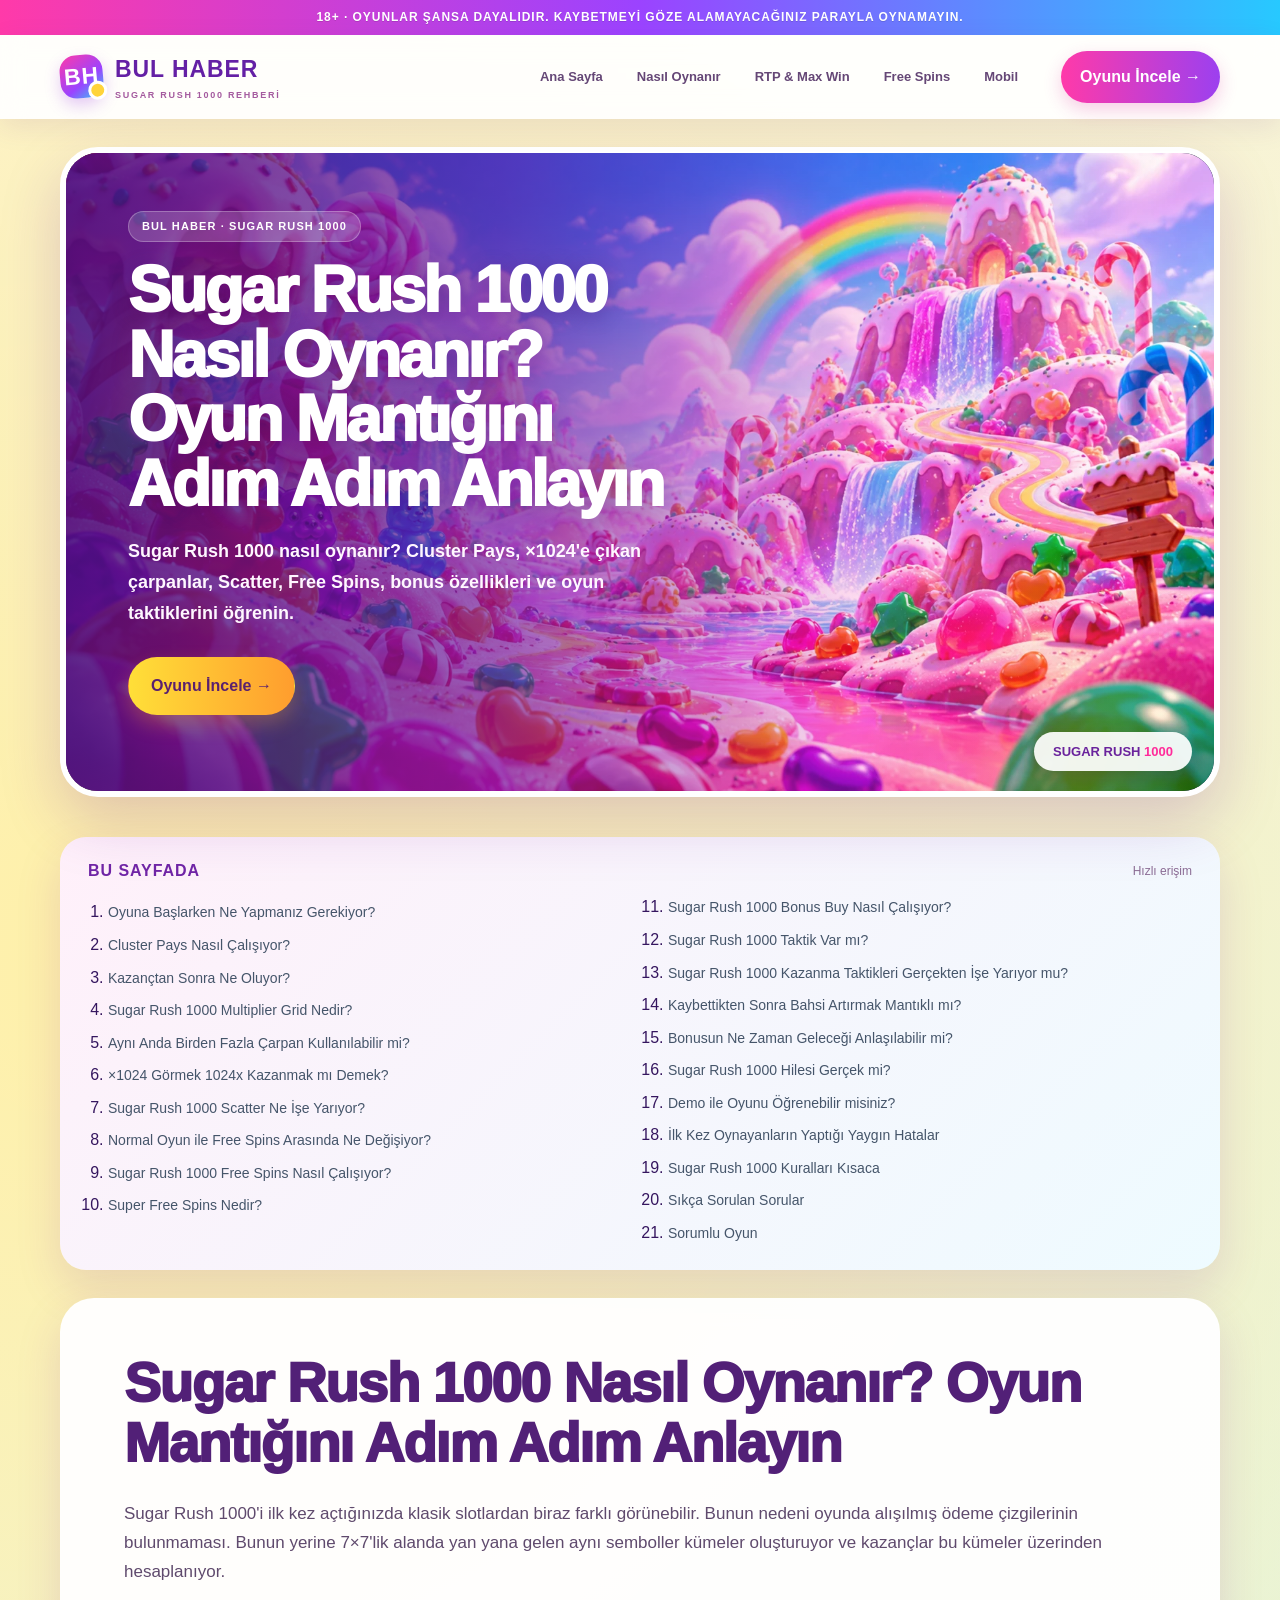
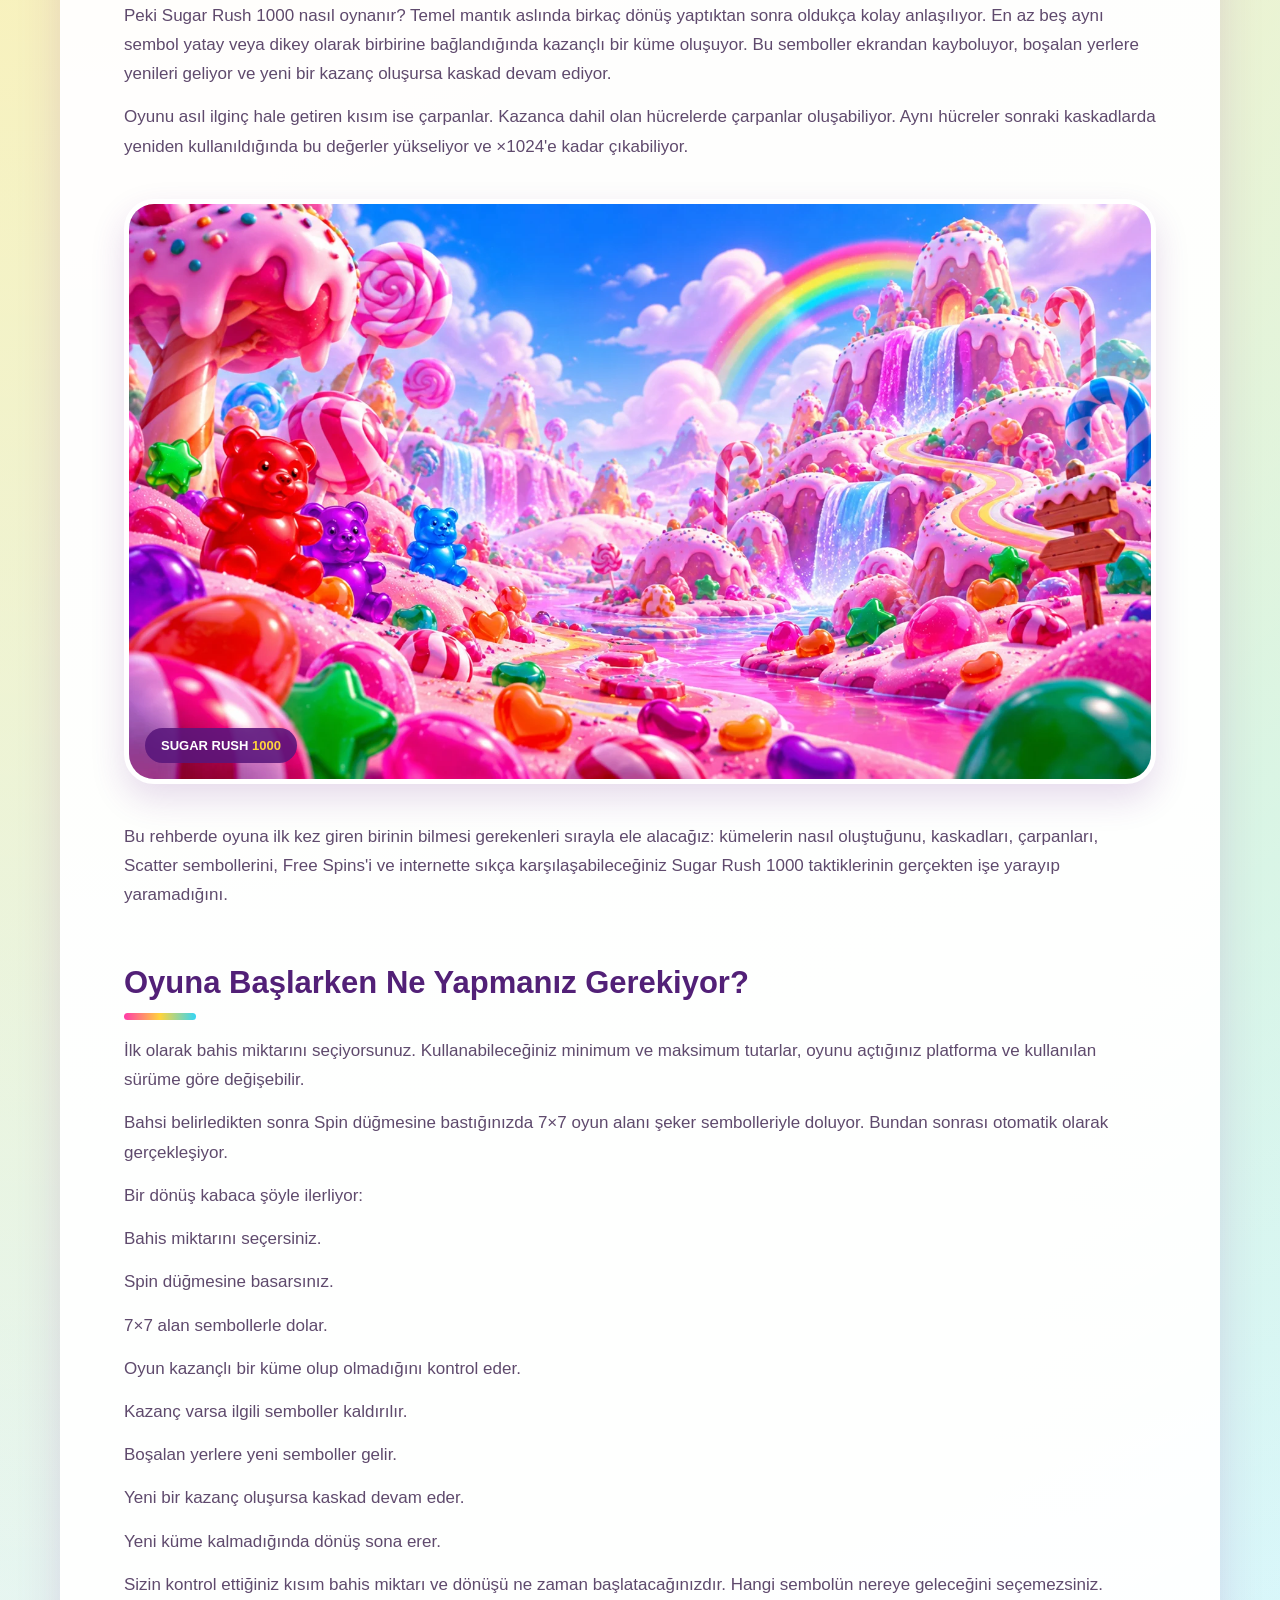
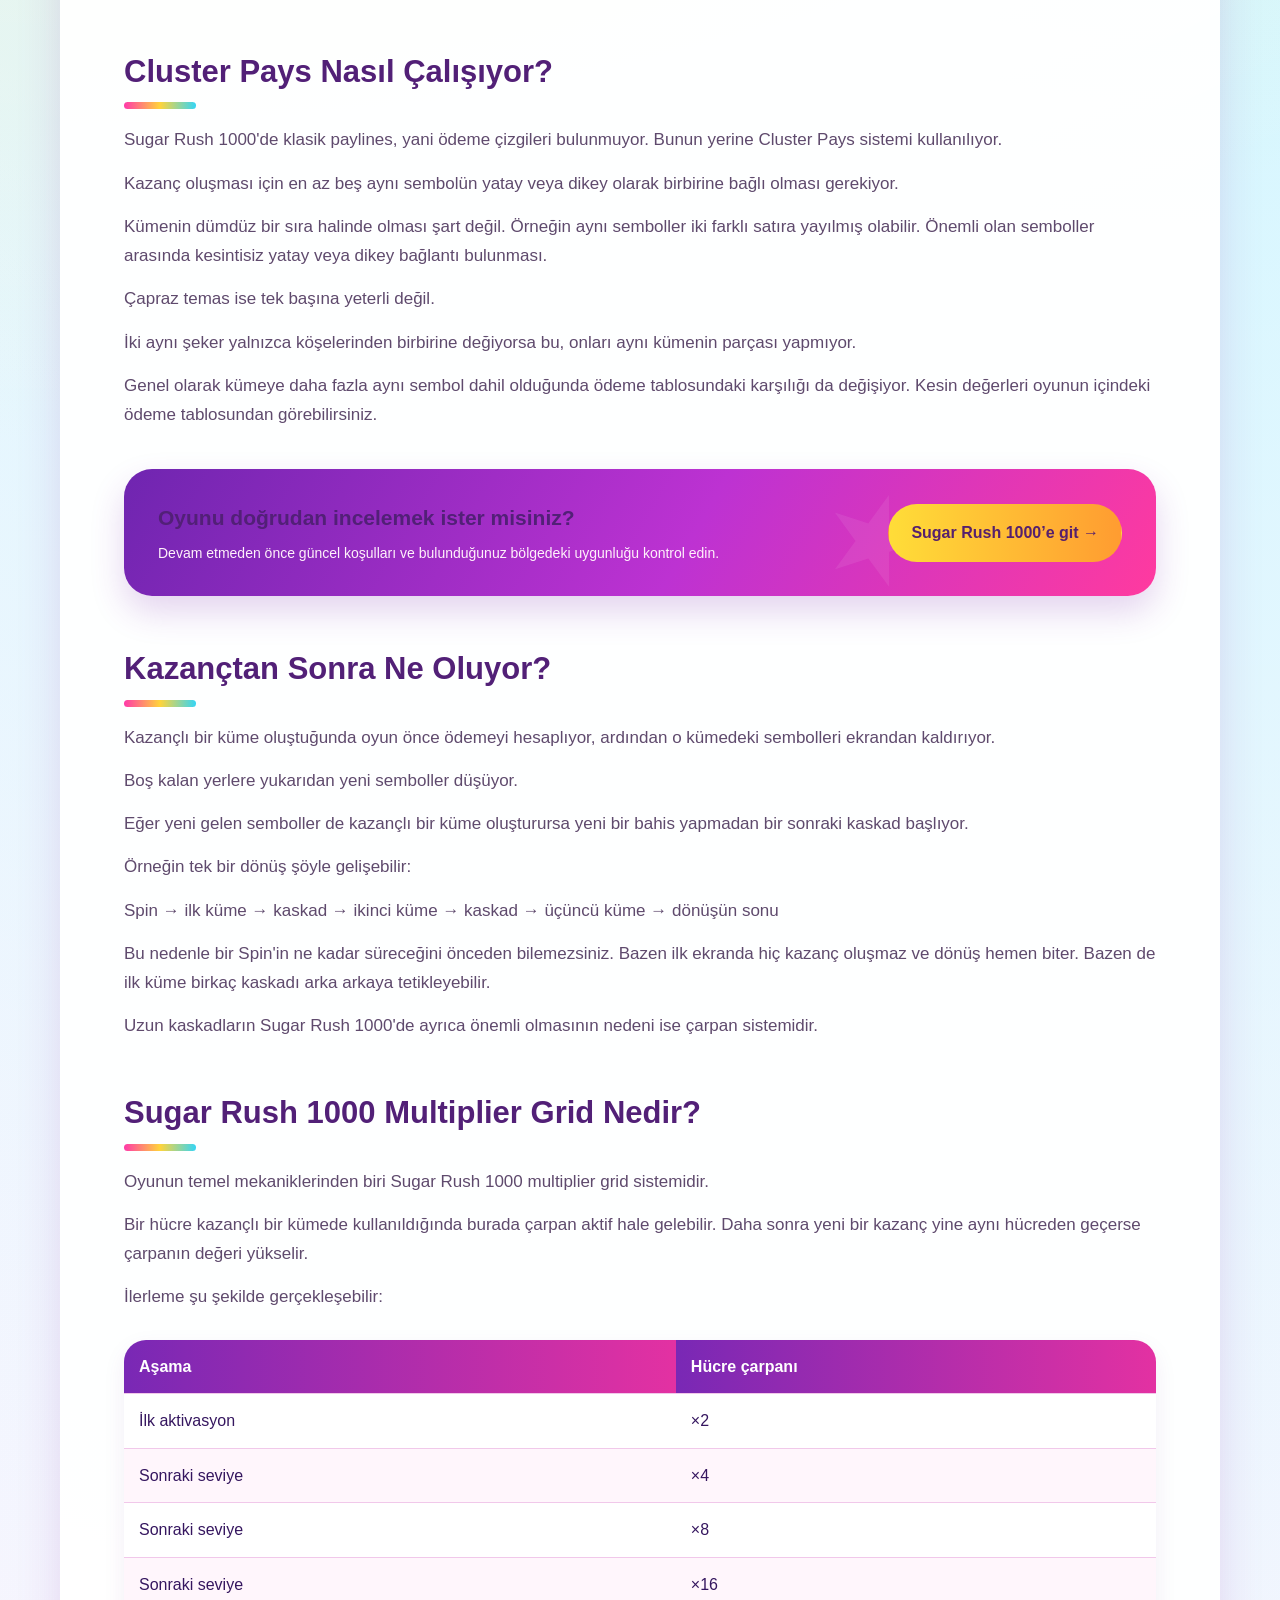
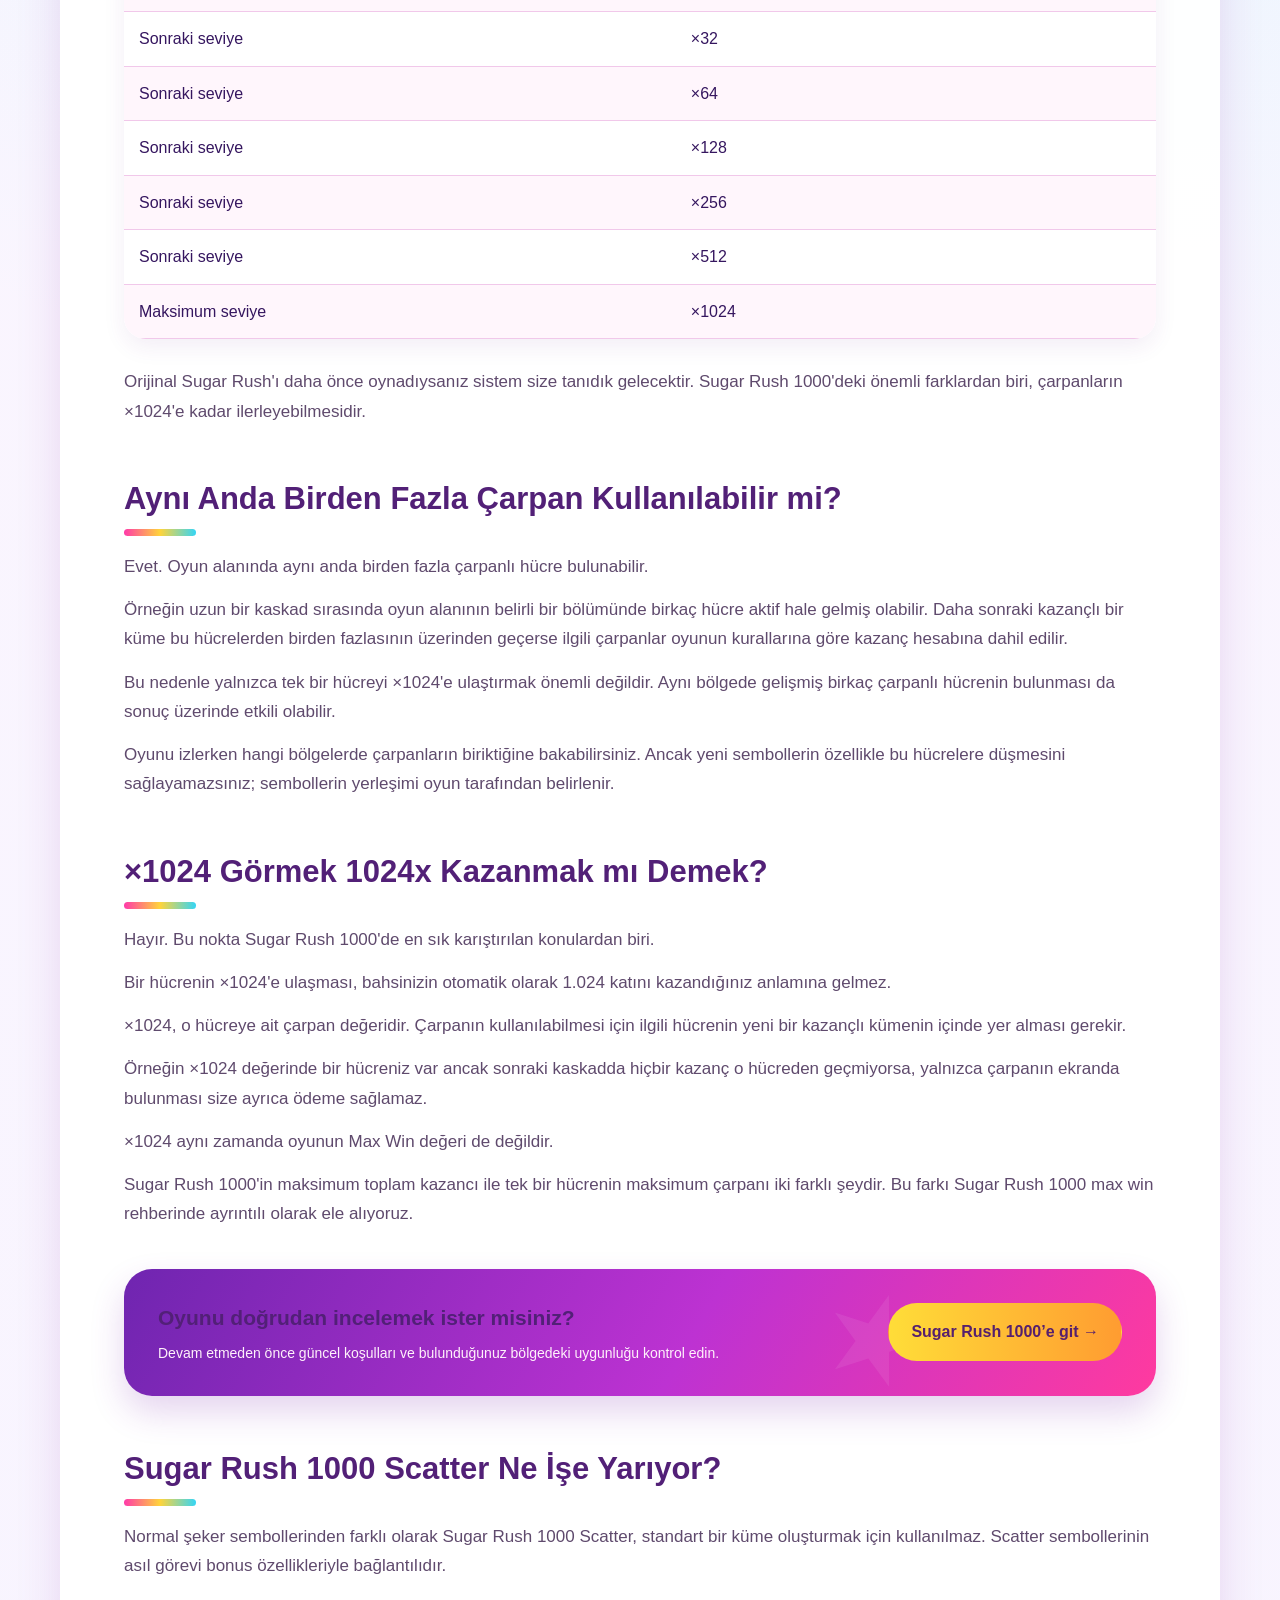
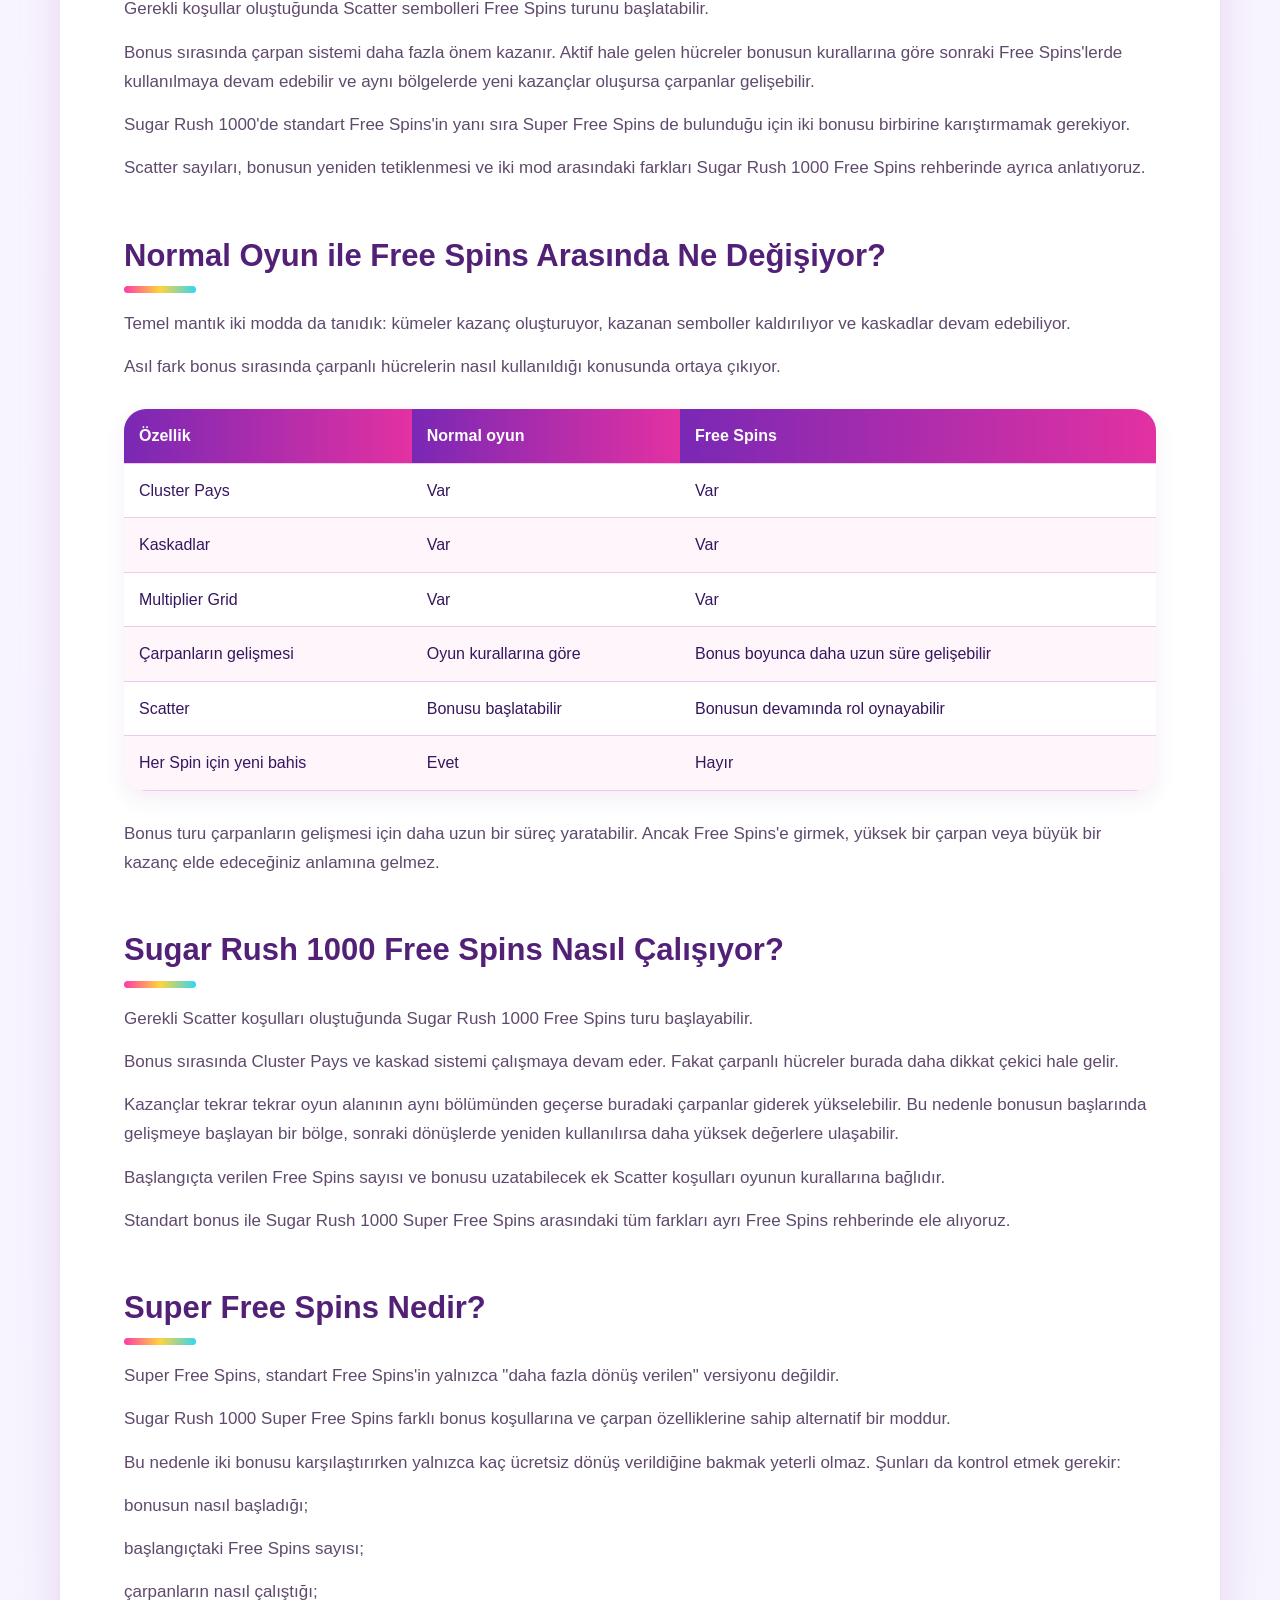
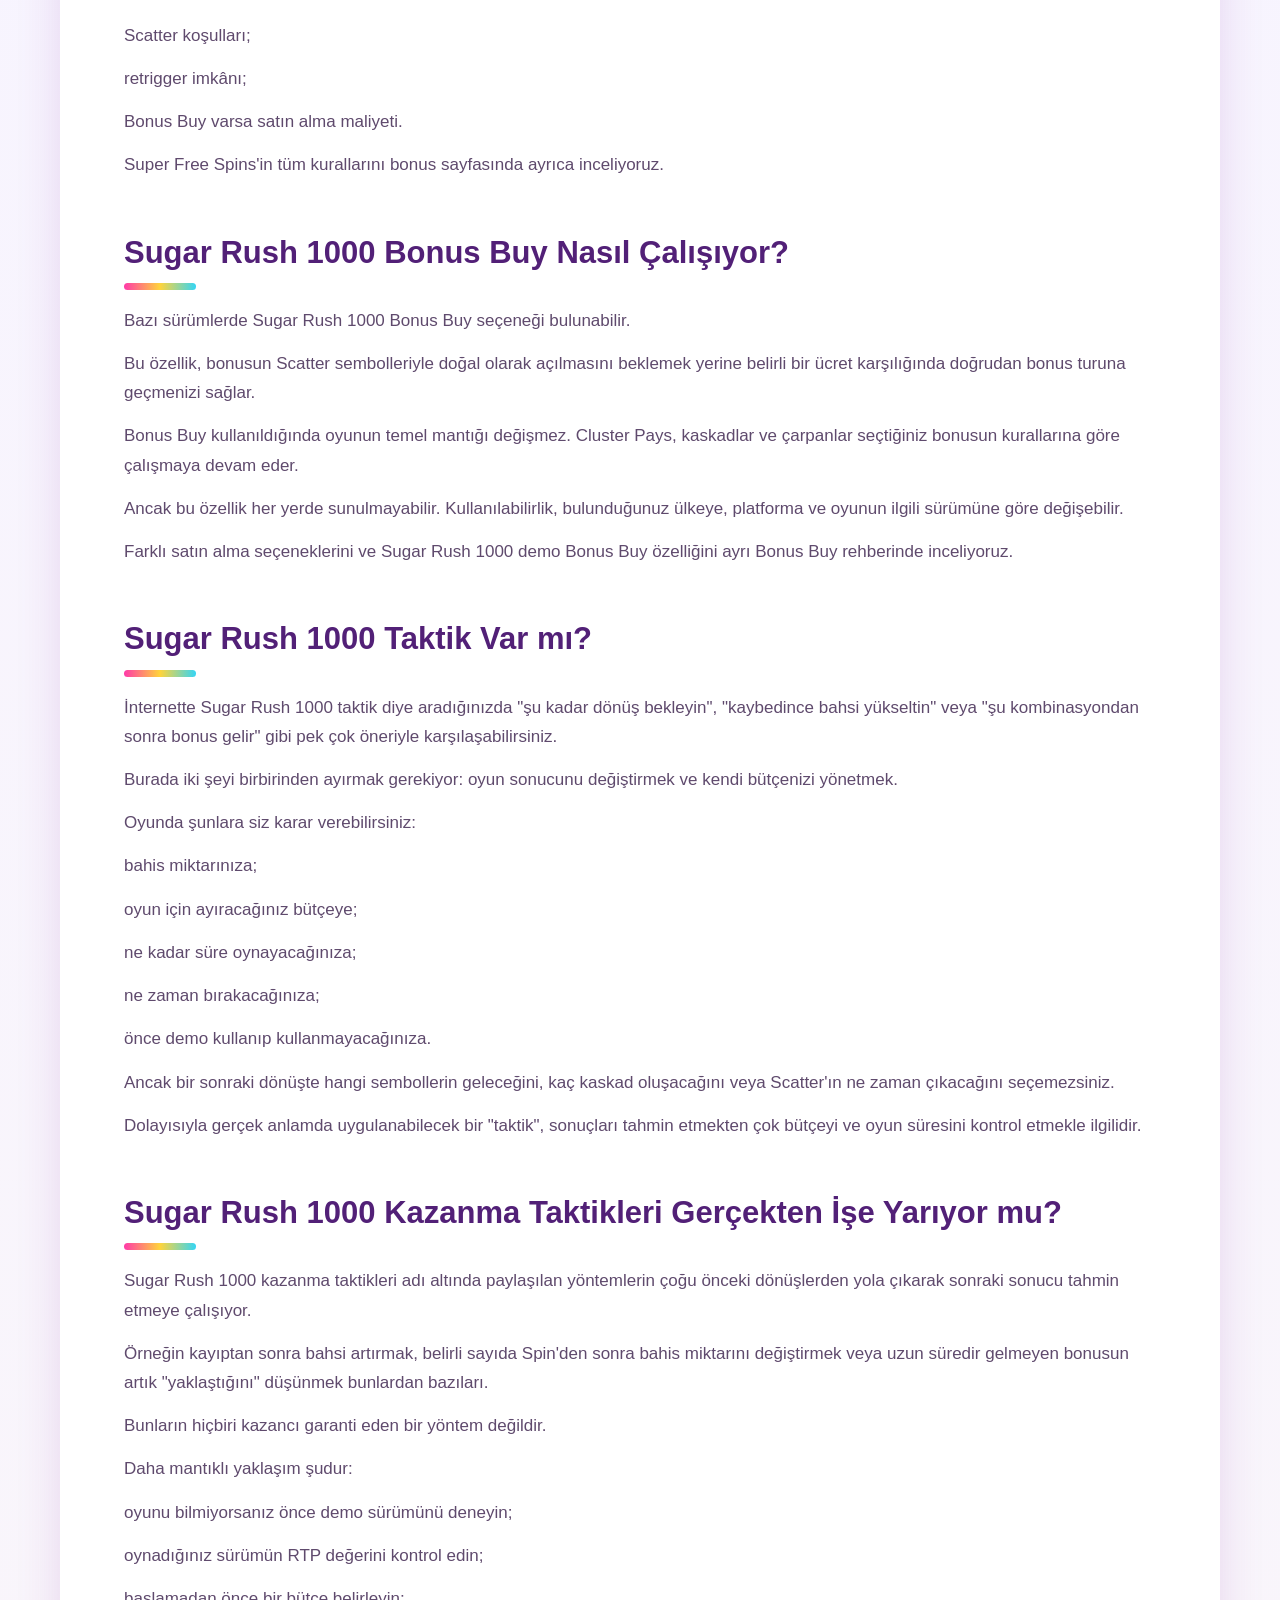
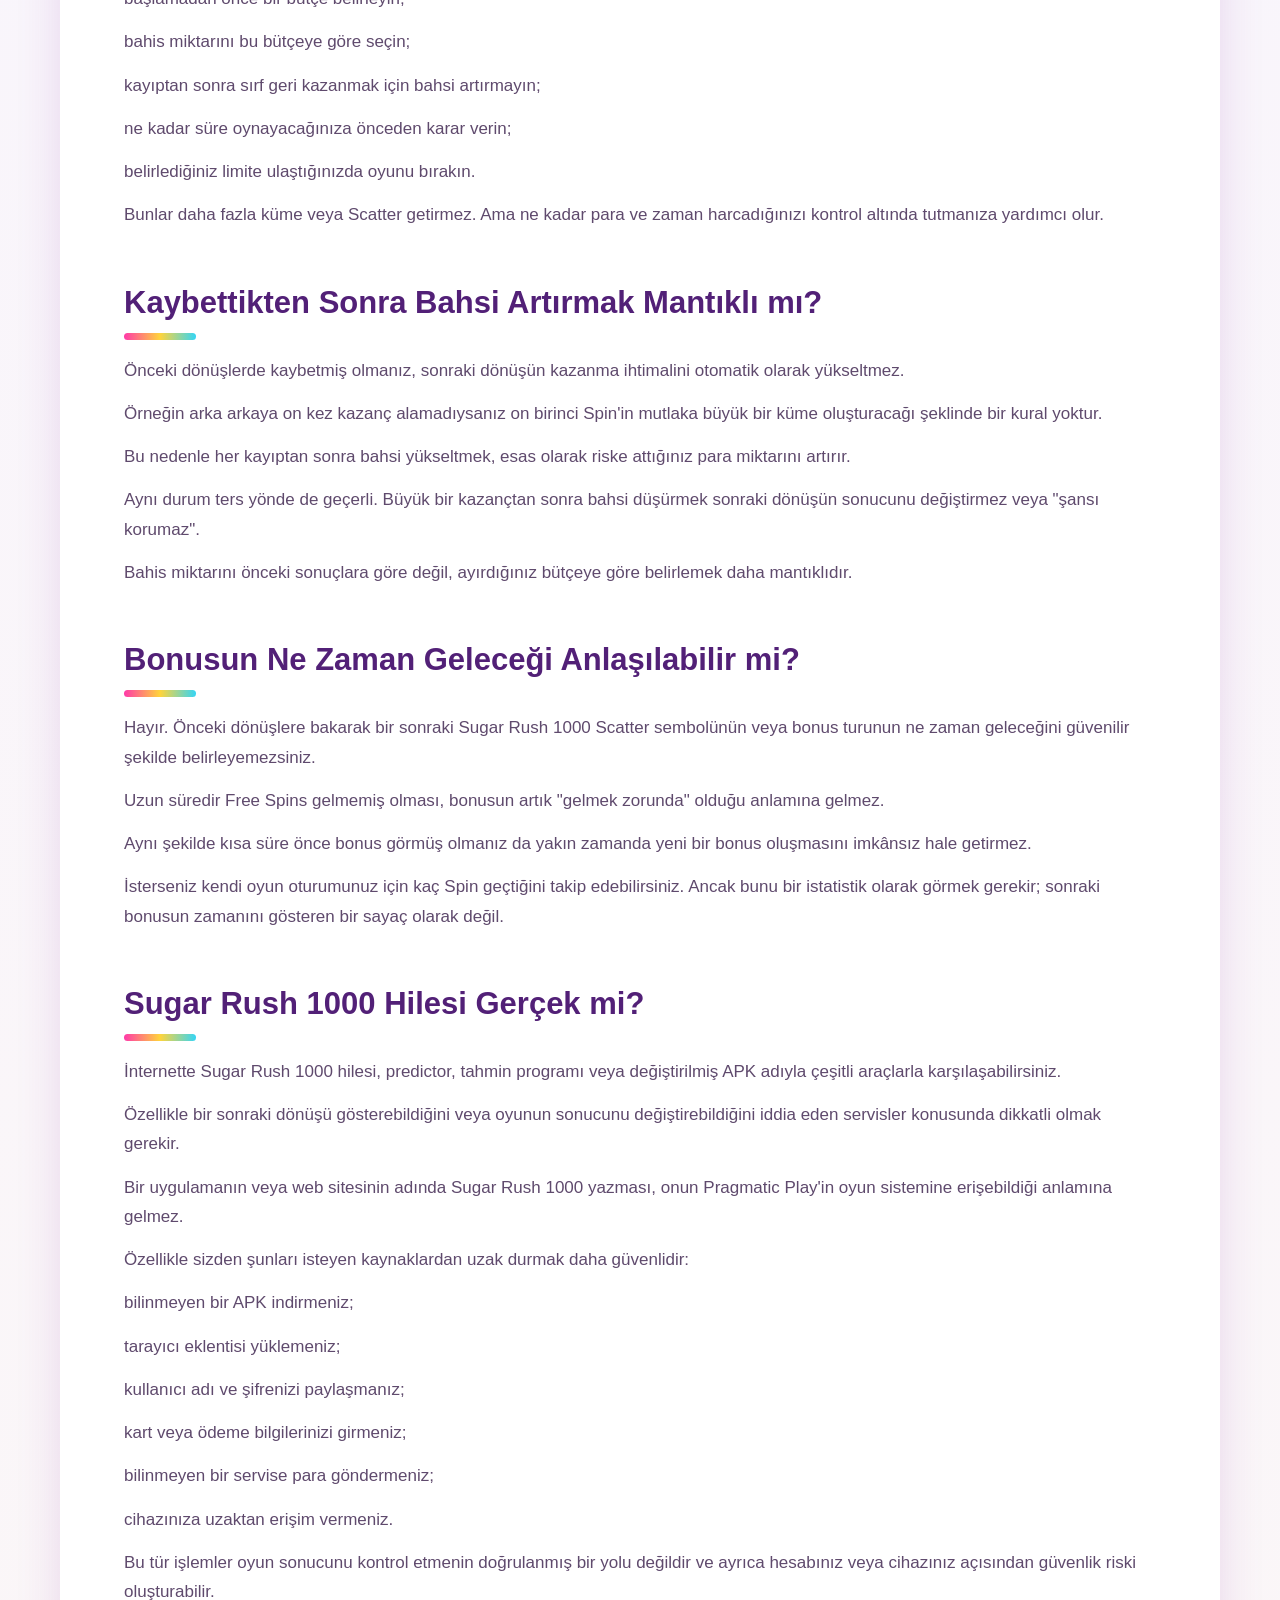
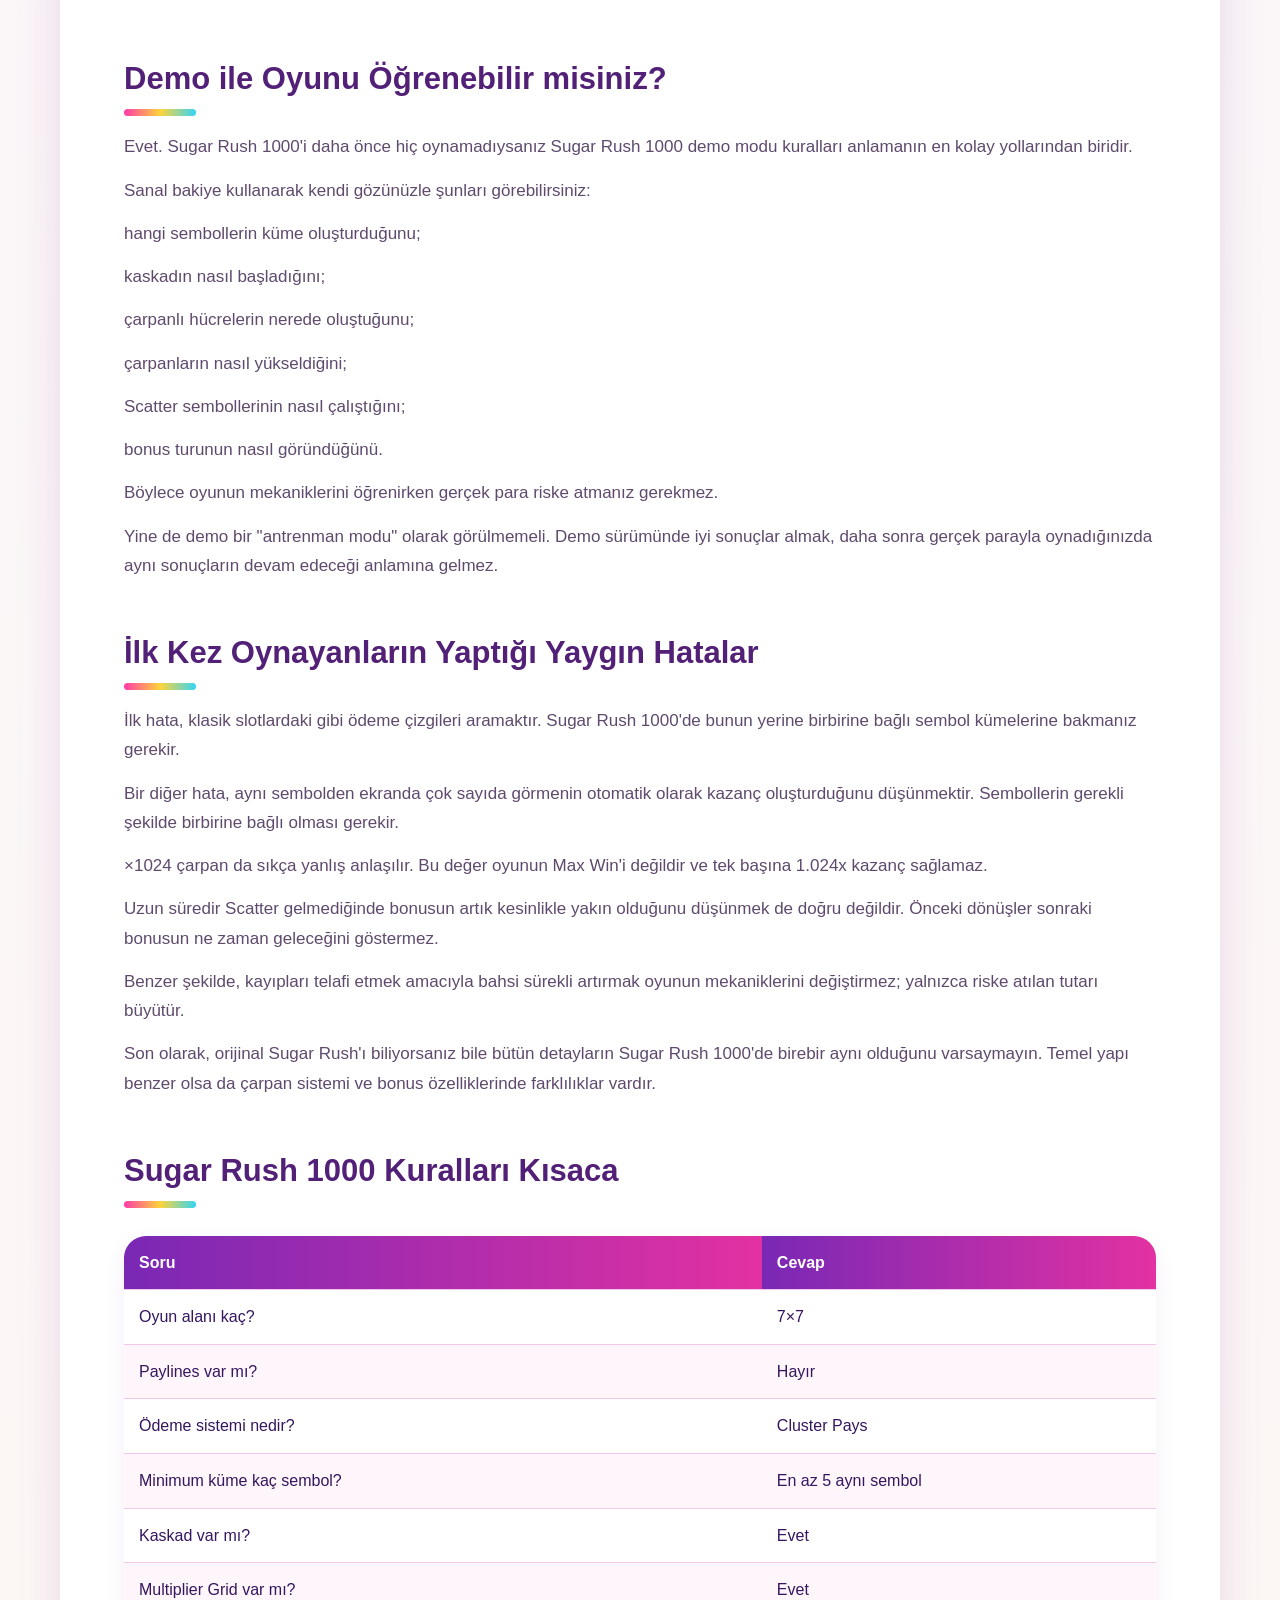
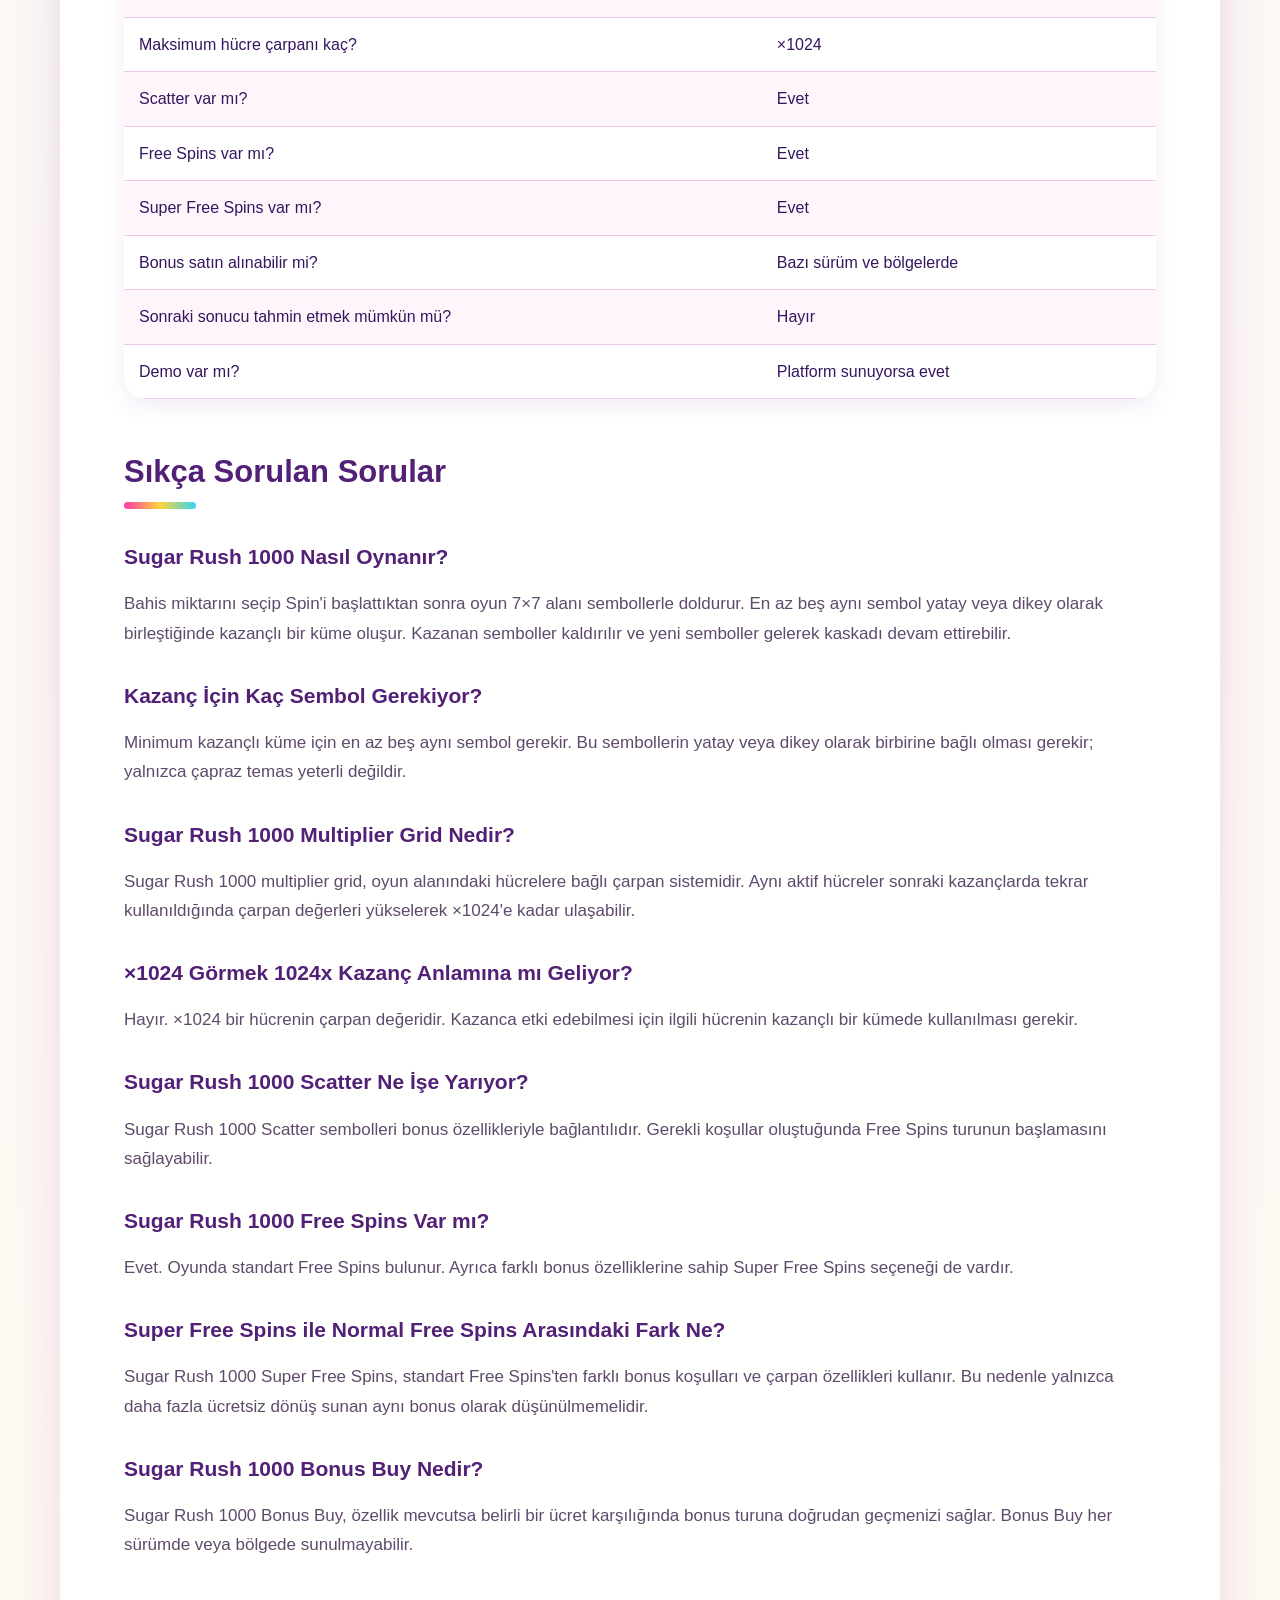
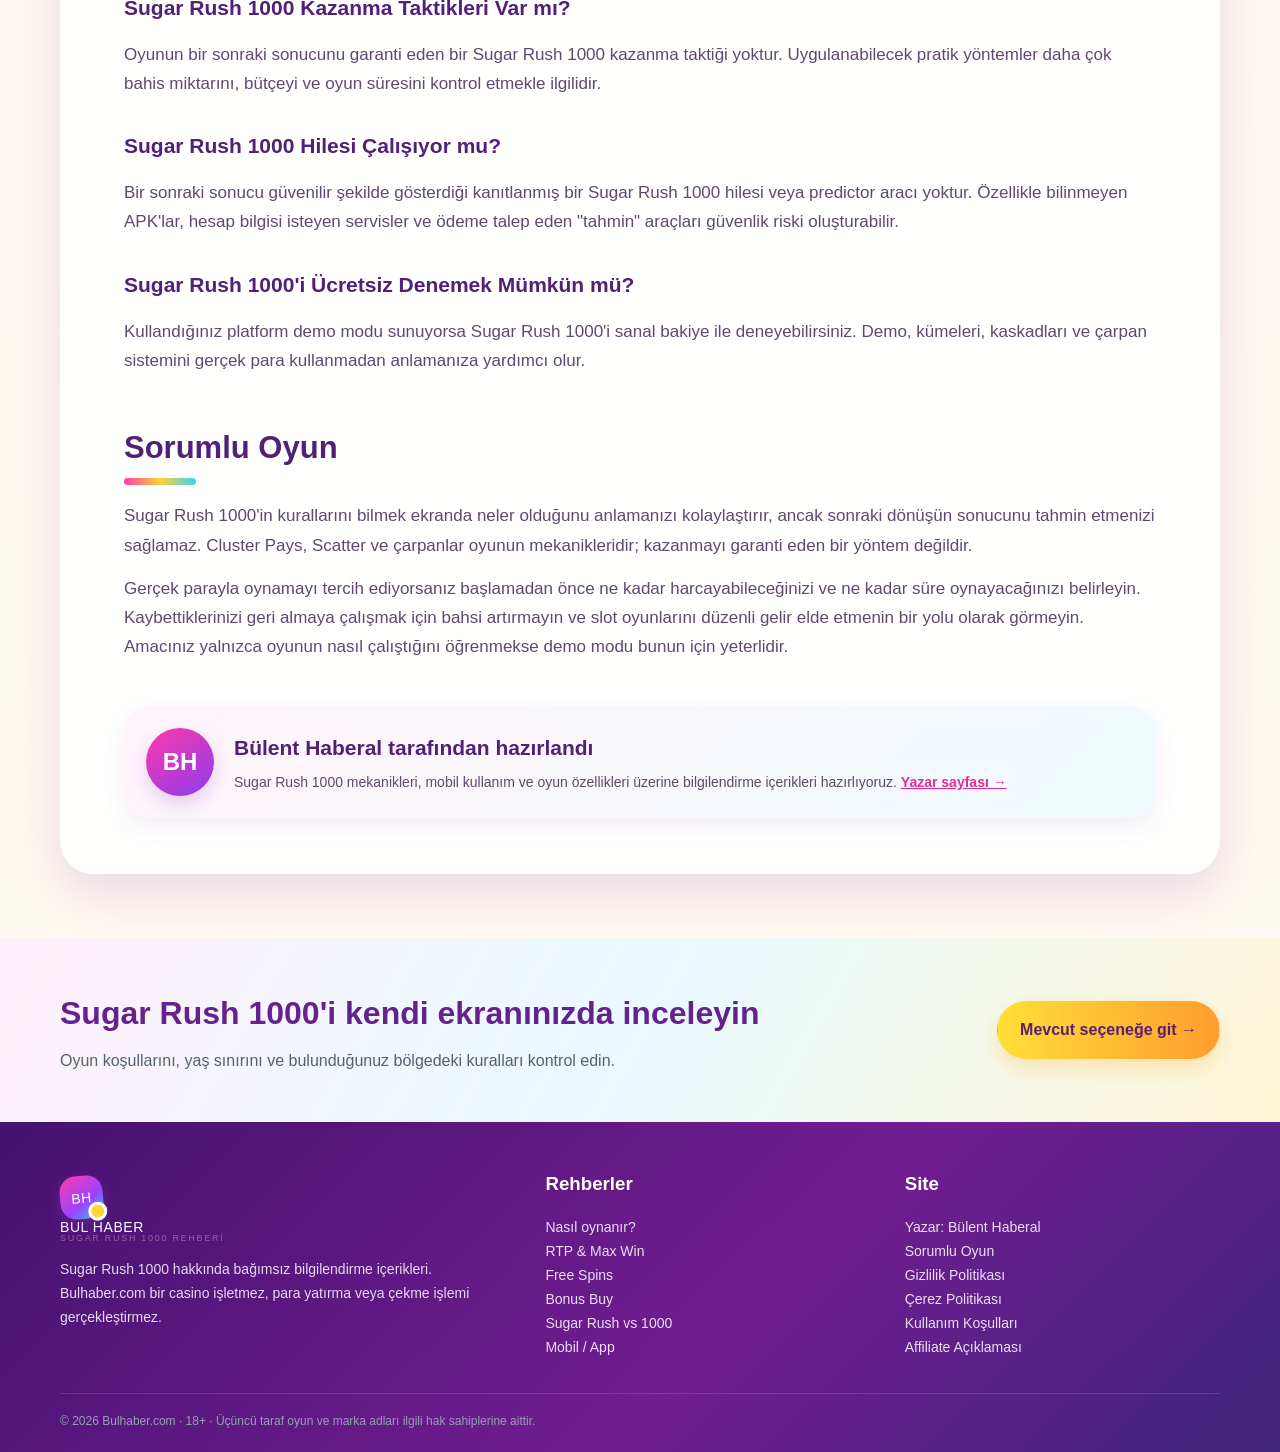
<file: sugar-rush-1000-nasil-oynanir/index.html>
<!doctype html><html lang="tr"><head><meta charset="utf-8"><meta name="viewport" content="width=device-width,initial-scale=1"><meta name="google-site-verification" content="w_2lZKJKAQImdapxI91HxqJXmrQn_Uu8EXxJp67fZOU" /><title>Sugar Rush 1000 Nasıl Oynanır? Çarpanlar ve Oyun Rehberi</title><meta name="description" content="Sugar Rush 1000 nasıl oynanır? Cluster Pays, ×1024&#x27;e çıkan çarpanlar, Scatter, Free Spins, bonus özellikleri ve oyun taktiklerini öğrenin."><link rel="canonical" href="https://bulhaber.com/sugar-rush-1000-nasil-oynanir/"><meta property="og:type" content="article"><meta property="og:title" content="Sugar Rush 1000 Nasıl Oynanır? Çarpanlar ve Oyun Rehberi"><meta property="og:description" content="Sugar Rush 1000 nasıl oynanır? Cluster Pays, ×1024&#x27;e çıkan çarpanlar, Scatter, Free Spins, bonus özellikleri ve oyun taktiklerini öğrenin."><meta property="og:url" content="https://bulhaber.com/sugar-rush-1000-nasil-oynanir/"><meta property="og:image" content="https://bulhaber.com/assets/images/hero.webp"><meta name="twitter:card" content="summary_large_image"><link rel="icon" href="/favicon.svg" type="image/svg+xml"><link rel="stylesheet" href="/assets/style.css"><script type="application/ld+json">{"@context": "https://schema.org", "@graph": [{"@type": "WebSite", "@id": "https://bulhaber.com/#website", "url": "https://bulhaber.com/", "name": "Bul Haber", "inLanguage": "tr-TR"}, {"@type": "Person", "@id": "https://bulhaber.com/author/bulent-haberal/#person", "name": "Bülent Haberal", "url": "https://bulhaber.com/author/bulent-haberal/"}, {"@type": "Article", "headline": "Sugar Rush 1000 Nasıl Oynanır? Oyun Mantığını Adım Adım Anlayın", "description": "Sugar Rush 1000 nasıl oynanır? Cluster Pays, ×1024'e çıkan çarpanlar, Scatter, Free Spins, bonus özellikleri ve oyun taktiklerini öğrenin.", "mainEntityOfPage": "https://bulhaber.com/sugar-rush-1000-nasil-oynanir/", "author": {"@id": "https://bulhaber.com/author/bulent-haberal/#person"}, "publisher": {"@type": "Organization", "name": "Bul Haber", "url": "https://bulhaber.com/"}, "inLanguage": "tr-TR"}, {"@type": "BreadcrumbList", "itemListElement": [{"@type": "ListItem", "position": 1, "name": "Ana Sayfa", "item": "https://bulhaber.com/"}, {"@type": "ListItem", "position": 2, "name": "Sugar Rush 1000 Nasıl Oynanır? Oyun Mantığını Adım Adım Anlayın", "item": "https://bulhaber.com/sugar-rush-1000-nasil-oynanir/"}]}]}</script></head><body><div class="topbar">18+ · Oyunlar şansa dayalıdır. Kaybetmeyi göze alamayacağınız parayla oynamayın.</div><header class="site-header"><div class="wrap nav"><a class="brand" href="/"><span class="brand-mark">BH</span><span>BUL HABER<small>SUGAR RUSH 1000 REHBERİ</small></span></a><nav class="menu"><a href="/">Ana Sayfa</a><a href="/sugar-rush-1000-nasil-oynanir/">Nasıl Oynanır</a><a href="/sugar-rush-1000-rtp-max-win/">RTP &amp; Max Win</a><a href="/sugar-rush-1000-free-spins/">Free Spins</a><a href="/sugar-rush-1000-app/">Mobil</a></nav><a class="nav-cta" href="/info/" rel="nofollow sponsored">Oyunu İncele →</a><button class="hamb" aria-label="Menü">☰</button></div></header><section class="hero"><div class="wrap"><div class="hero-shell" style="min-height:430px"><img src="/assets/images/world.webp" alt="Sugar Rush 1000 Nasıl"><div class="hero-overlay"></div><div class="hero-copy" style="padding-top:58px"><span class="eyebrow">BUL HABER · SUGAR RUSH 1000</span><h1>Sugar Rush 1000 Nasıl Oynanır? Oyun Mantığını Adım Adım Anlayın</h1><p>Sugar Rush 1000 nasıl oynanır? Cluster Pays, ×1024&#x27;e çıkan çarpanlar, Scatter, Free Spins, bonus özellikleri ve oyun taktiklerini öğrenin.</p><div class="actions"><a class="btn btn-primary" href="/info/" rel="nofollow sponsored">Oyunu İncele →</a></div></div><div class="game-stamp">SUGAR RUSH <span>1000</span></div></div></div></section><main class="main" id="rehber"><div class="wrap"><div class="toc"><div class="toc-head"><h2>Bu sayfada</h2><span style="font-size:12px;color:#8b6c94">Hızlı erişim</span></div><ol><li><a href="#oyuna-baslarken-ne-yapmaniz-gerekiyor">Oyuna Başlarken Ne Yapmanız Gerekiyor?</a></li><li><a href="#cluster-pays-nasil-calisiyor">Cluster Pays Nasıl Çalışıyor?</a></li><li><a href="#kazanctan-sonra-ne-oluyor">Kazançtan Sonra Ne Oluyor?</a></li><li><a href="#sugar-rush-1000-multiplier-grid-nedir">Sugar Rush 1000 Multiplier Grid Nedir?</a></li><li><a href="#ayni-anda-birden-fazla-carpan-kullanilabilir-mi">Aynı Anda Birden Fazla Çarpan Kullanılabilir mi?</a></li><li><a href="#1024-gormek-1024x-kazanmak-mi-demek">×1024 Görmek 1024x Kazanmak mı Demek?</a></li><li><a href="#sugar-rush-1000-scatter-ne-ise-yariyor">Sugar Rush 1000 Scatter Ne İşe Yarıyor?</a></li><li><a href="#normal-oyun-ile-free-spins-arasinda-ne-degisiyor">Normal Oyun ile Free Spins Arasında Ne Değişiyor?</a></li><li><a href="#sugar-rush-1000-free-spins-nasil-calisiyor">Sugar Rush 1000 Free Spins Nasıl Çalışıyor?</a></li><li><a href="#super-free-spins-nedir">Super Free Spins Nedir?</a></li><li><a href="#sugar-rush-1000-bonus-buy-nasil-calisiyor">Sugar Rush 1000 Bonus Buy Nasıl Çalışıyor?</a></li><li><a href="#sugar-rush-1000-taktik-var-mi">Sugar Rush 1000 Taktik Var mı?</a></li><li><a href="#sugar-rush-1000-kazanma-taktikleri-gercekten-ise-yariyor-mu">Sugar Rush 1000 Kazanma Taktikleri Gerçekten İşe Yarıyor mu?</a></li><li><a href="#kaybettikten-sonra-bahsi-artirmak-mantikli-mi">Kaybettikten Sonra Bahsi Artırmak Mantıklı mı?</a></li><li><a href="#bonusun-ne-zaman-gelecegi-anlasilabilir-mi">Bonusun Ne Zaman Geleceği Anlaşılabilir mi?</a></li><li><a href="#sugar-rush-1000-hilesi-gercek-mi">Sugar Rush 1000 Hilesi Gerçek mi?</a></li><li><a href="#demo-ile-oyunu-ogrenebilir-misiniz">Demo ile Oyunu Öğrenebilir misiniz?</a></li><li><a href="#ilk-kez-oynayanlarin-yaptigi-yaygin-hatalar">İlk Kez Oynayanların Yaptığı Yaygın Hatalar</a></li><li><a href="#sugar-rush-1000-kurallari-kisaca">Sugar Rush 1000 Kuralları Kısaca</a></li><li><a href="#sikca-sorulan-sorular">Sıkça Sorulan Sorular</a></li><li><a href="#sorumlu-oyun">Sorumlu Oyun</a></li></ol></div><article class="article"><h1>Sugar Rush 1000 Nasıl Oynanır? Oyun Mantığını Adım Adım Anlayın</h1><p>Sugar Rush 1000&#x27;i ilk kez açtığınızda klasik slotlardan biraz farklı görünebilir. Bunun nedeni oyunda alışılmış ödeme çizgilerinin bulunmaması. Bunun yerine 7×7&#x27;lik alanda yan yana gelen aynı semboller kümeler oluşturuyor ve kazançlar bu kümeler üzerinden hesaplanıyor.</p><p>Peki Sugar Rush 1000 nasıl oynanır? Temel mantık aslında birkaç dönüş yaptıktan sonra oldukça kolay anlaşılıyor. En az beş aynı sembol yatay veya dikey olarak birbirine bağlandığında kazançlı bir küme oluşuyor. Bu semboller ekrandan kayboluyor, boşalan yerlere yenileri geliyor ve yeni bir kazanç oluşursa kaskad devam ediyor.</p><p>Oyunu asıl ilginç hale getiren kısım ise çarpanlar. Kazanca dahil olan hücrelerde çarpanlar oluşabiliyor. Aynı hücreler sonraki kaskadlarda yeniden kullanıldığında bu değerler yükseliyor ve ×1024&#x27;e kadar çıkabiliyor.</p><figure class="media"><img src="/assets/images/world.webp" alt="Sugar Rush 1000 oyun görseli" loading="eager"><figcaption class="media-label">SUGAR RUSH <span>1000</span></figcaption></figure><p>Bu rehberde oyuna ilk kez giren birinin bilmesi gerekenleri sırayla ele alacağız: kümelerin nasıl oluştuğunu, kaskadları, çarpanları, Scatter sembollerini, Free Spins&#x27;i ve internette sıkça karşılaşabileceğiniz Sugar Rush 1000 taktiklerinin gerçekten işe yarayıp yaramadığını.</p><h2 id="oyuna-baslarken-ne-yapmaniz-gerekiyor">Oyuna Başlarken Ne Yapmanız Gerekiyor?</h2><p>İlk olarak bahis miktarını seçiyorsunuz. Kullanabileceğiniz minimum ve maksimum tutarlar, oyunu açtığınız platforma ve kullanılan sürüme göre değişebilir.</p><p>Bahsi belirledikten sonra Spin düğmesine bastığınızda 7×7 oyun alanı şeker sembolleriyle doluyor. Bundan sonrası otomatik olarak gerçekleşiyor.</p><p>Bir dönüş kabaca şöyle ilerliyor:</p><p>Bahis miktarını seçersiniz.</p><p>Spin düğmesine basarsınız.</p><p>7×7 alan sembollerle dolar.</p><p>Oyun kazançlı bir küme olup olmadığını kontrol eder.</p><p>Kazanç varsa ilgili semboller kaldırılır.</p><p>Boşalan yerlere yeni semboller gelir.</p><p>Yeni bir kazanç oluşursa kaskad devam eder.</p><p>Yeni küme kalmadığında dönüş sona erer.</p><p>Sizin kontrol ettiğiniz kısım bahis miktarı ve dönüşü ne zaman başlatacağınızdır. Hangi sembolün nereye geleceğini seçemezsiniz.</p><h2 id="cluster-pays-nasil-calisiyor">Cluster Pays Nasıl Çalışıyor?</h2><p>Sugar Rush 1000&#x27;de klasik paylines, yani ödeme çizgileri bulunmuyor. Bunun yerine Cluster Pays sistemi kullanılıyor.</p><p>Kazanç oluşması için en az beş aynı sembolün yatay veya dikey olarak birbirine bağlı olması gerekiyor.</p><p>Kümenin dümdüz bir sıra halinde olması şart değil. Örneğin aynı semboller iki farklı satıra yayılmış olabilir. Önemli olan semboller arasında kesintisiz yatay veya dikey bağlantı bulunması.</p><p>Çapraz temas ise tek başına yeterli değil.</p><p>İki aynı şeker yalnızca köşelerinden birbirine değiyorsa bu, onları aynı kümenin parçası yapmıyor.</p><p>Genel olarak kümeye daha fazla aynı sembol dahil olduğunda ödeme tablosundaki karşılığı da değişiyor. Kesin değerleri oyunun içindeki ödeme tablosundan görebilirsiniz.</p><div class="cta-strip"><div><h3>Oyunu doğrudan incelemek ister misiniz?</h3><p>Devam etmeden önce güncel koşulları ve bulunduğunuz bölgedeki uygunluğu kontrol edin.</p></div><a class="btn" href="/info/" rel="nofollow sponsored">Sugar Rush 1000’e git →</a></div><h2 id="kazanctan-sonra-ne-oluyor">Kazançtan Sonra Ne Oluyor?</h2><p>Kazançlı bir küme oluştuğunda oyun önce ödemeyi hesaplıyor, ardından o kümedeki sembolleri ekrandan kaldırıyor.</p><p>Boş kalan yerlere yukarıdan yeni semboller düşüyor.</p><p>Eğer yeni gelen semboller de kazançlı bir küme oluşturursa yeni bir bahis yapmadan bir sonraki kaskad başlıyor.</p><p>Örneğin tek bir dönüş şöyle gelişebilir:</p><p>Spin → ilk küme → kaskad → ikinci küme → kaskad → üçüncü küme → dönüşün sonu</p><p>Bu nedenle bir Spin&#x27;in ne kadar süreceğini önceden bilemezsiniz. Bazen ilk ekranda hiç kazanç oluşmaz ve dönüş hemen biter. Bazen de ilk küme birkaç kaskadı arka arkaya tetikleyebilir.</p><p>Uzun kaskadların Sugar Rush 1000&#x27;de ayrıca önemli olmasının nedeni ise çarpan sistemidir.</p><h2 id="sugar-rush-1000-multiplier-grid-nedir">Sugar Rush 1000 Multiplier Grid Nedir?</h2><p>Oyunun temel mekaniklerinden biri Sugar Rush 1000 multiplier grid sistemidir.</p><p>Bir hücre kazançlı bir kümede kullanıldığında burada çarpan aktif hale gelebilir. Daha sonra yeni bir kazanç yine aynı hücreden geçerse çarpanın değeri yükselir.</p><p>İlerleme şu şekilde gerçekleşebilir:</p><div class="table-wrap"><table><thead><tr><th>Aşama</th><th>Hücre çarpanı</th></tr></thead><tbody><tr><td>İlk aktivasyon</td><td>×2</td></tr><tr><td>Sonraki seviye</td><td>×4</td></tr><tr><td>Sonraki seviye</td><td>×8</td></tr><tr><td>Sonraki seviye</td><td>×16</td></tr><tr><td>Sonraki seviye</td><td>×32</td></tr><tr><td>Sonraki seviye</td><td>×64</td></tr><tr><td>Sonraki seviye</td><td>×128</td></tr><tr><td>Sonraki seviye</td><td>×256</td></tr><tr><td>Sonraki seviye</td><td>×512</td></tr><tr><td>Maksimum seviye</td><td>×1024</td></tr></tbody></table></div><p>Orijinal Sugar Rush&#x27;ı daha önce oynadıysanız sistem size tanıdık gelecektir. Sugar Rush 1000&#x27;deki önemli farklardan biri, çarpanların ×1024&#x27;e kadar ilerleyebilmesidir.</p><h2 id="ayni-anda-birden-fazla-carpan-kullanilabilir-mi">Aynı Anda Birden Fazla Çarpan Kullanılabilir mi?</h2><p>Evet. Oyun alanında aynı anda birden fazla çarpanlı hücre bulunabilir.</p><p>Örneğin uzun bir kaskad sırasında oyun alanının belirli bir bölümünde birkaç hücre aktif hale gelmiş olabilir. Daha sonraki kazançlı bir küme bu hücrelerden birden fazlasının üzerinden geçerse ilgili çarpanlar oyunun kurallarına göre kazanç hesabına dahil edilir.</p><p>Bu nedenle yalnızca tek bir hücreyi ×1024&#x27;e ulaştırmak önemli değildir. Aynı bölgede gelişmiş birkaç çarpanlı hücrenin bulunması da sonuç üzerinde etkili olabilir.</p><p>Oyunu izlerken hangi bölgelerde çarpanların biriktiğine bakabilirsiniz. Ancak yeni sembollerin özellikle bu hücrelere düşmesini sağlayamazsınız; sembollerin yerleşimi oyun tarafından belirlenir.</p><h2 id="1024-gormek-1024x-kazanmak-mi-demek">×1024 Görmek 1024x Kazanmak mı Demek?</h2><p>Hayır. Bu nokta Sugar Rush 1000&#x27;de en sık karıştırılan konulardan biri.</p><p>Bir hücrenin ×1024&#x27;e ulaşması, bahsinizin otomatik olarak 1.024 katını kazandığınız anlamına gelmez.</p><p>×1024, o hücreye ait çarpan değeridir. Çarpanın kullanılabilmesi için ilgili hücrenin yeni bir kazançlı kümenin içinde yer alması gerekir.</p><p>Örneğin ×1024 değerinde bir hücreniz var ancak sonraki kaskadda hiçbir kazanç o hücreden geçmiyorsa, yalnızca çarpanın ekranda bulunması size ayrıca ödeme sağlamaz.</p><p>×1024 aynı zamanda oyunun Max Win değeri de değildir.</p><p>Sugar Rush 1000&#x27;in maksimum toplam kazancı ile tek bir hücrenin maksimum çarpanı iki farklı şeydir. Bu farkı Sugar Rush 1000 max win rehberinde ayrıntılı olarak ele alıyoruz.</p><div class="cta-strip"><div><h3>Oyunu doğrudan incelemek ister misiniz?</h3><p>Devam etmeden önce güncel koşulları ve bulunduğunuz bölgedeki uygunluğu kontrol edin.</p></div><a class="btn" href="/info/" rel="nofollow sponsored">Sugar Rush 1000’e git →</a></div><h2 id="sugar-rush-1000-scatter-ne-ise-yariyor">Sugar Rush 1000 Scatter Ne İşe Yarıyor?</h2><p>Normal şeker sembollerinden farklı olarak Sugar Rush 1000 Scatter, standart bir küme oluşturmak için kullanılmaz. Scatter sembollerinin asıl görevi bonus özellikleriyle bağlantılıdır.</p><p>Gerekli koşullar oluştuğunda Scatter sembolleri Free Spins turunu başlatabilir.</p><p>Bonus sırasında çarpan sistemi daha fazla önem kazanır. Aktif hale gelen hücreler bonusun kurallarına göre sonraki Free Spins&#x27;lerde kullanılmaya devam edebilir ve aynı bölgelerde yeni kazançlar oluşursa çarpanlar gelişebilir.</p><p>Sugar Rush 1000&#x27;de standart Free Spins&#x27;in yanı sıra Super Free Spins de bulunduğu için iki bonusu birbirine karıştırmamak gerekiyor.</p><p>Scatter sayıları, bonusun yeniden tetiklenmesi ve iki mod arasındaki farkları Sugar Rush 1000 Free Spins rehberinde ayrıca anlatıyoruz.</p><h2 id="normal-oyun-ile-free-spins-arasinda-ne-degisiyor">Normal Oyun ile Free Spins Arasında Ne Değişiyor?</h2><p>Temel mantık iki modda da tanıdık: kümeler kazanç oluşturuyor, kazanan semboller kaldırılıyor ve kaskadlar devam edebiliyor.</p><p>Asıl fark bonus sırasında çarpanlı hücrelerin nasıl kullanıldığı konusunda ortaya çıkıyor.</p><div class="table-wrap"><table><thead><tr><th>Özellik</th><th>Normal oyun</th><th>Free Spins</th></tr></thead><tbody><tr><td>Cluster Pays</td><td>Var</td><td>Var</td></tr><tr><td>Kaskadlar</td><td>Var</td><td>Var</td></tr><tr><td>Multiplier Grid</td><td>Var</td><td>Var</td></tr><tr><td>Çarpanların gelişmesi</td><td>Oyun kurallarına göre</td><td>Bonus boyunca daha uzun süre gelişebilir</td></tr><tr><td>Scatter</td><td>Bonusu başlatabilir</td><td>Bonusun devamında rol oynayabilir</td></tr><tr><td>Her Spin için yeni bahis</td><td>Evet</td><td>Hayır</td></tr></tbody></table></div><p>Bonus turu çarpanların gelişmesi için daha uzun bir süreç yaratabilir. Ancak Free Spins&#x27;e girmek, yüksek bir çarpan veya büyük bir kazanç elde edeceğiniz anlamına gelmez.</p><h2 id="sugar-rush-1000-free-spins-nasil-calisiyor">Sugar Rush 1000 Free Spins Nasıl Çalışıyor?</h2><p>Gerekli Scatter koşulları oluştuğunda Sugar Rush 1000 Free Spins turu başlayabilir.</p><p>Bonus sırasında Cluster Pays ve kaskad sistemi çalışmaya devam eder. Fakat çarpanlı hücreler burada daha dikkat çekici hale gelir.</p><p>Kazançlar tekrar tekrar oyun alanının aynı bölümünden geçerse buradaki çarpanlar giderek yükselebilir. Bu nedenle bonusun başlarında gelişmeye başlayan bir bölge, sonraki dönüşlerde yeniden kullanılırsa daha yüksek değerlere ulaşabilir.</p><p>Başlangıçta verilen Free Spins sayısı ve bonusu uzatabilecek ek Scatter koşulları oyunun kurallarına bağlıdır.</p><p>Standart bonus ile Sugar Rush 1000 Super Free Spins arasındaki tüm farkları ayrı Free Spins rehberinde ele alıyoruz.</p><h2 id="super-free-spins-nedir">Super Free Spins Nedir?</h2><p>Super Free Spins, standart Free Spins&#x27;in yalnızca &quot;daha fazla dönüş verilen&quot; versiyonu değildir.</p><p>Sugar Rush 1000 Super Free Spins farklı bonus koşullarına ve çarpan özelliklerine sahip alternatif bir moddur.</p><p>Bu nedenle iki bonusu karşılaştırırken yalnızca kaç ücretsiz dönüş verildiğine bakmak yeterli olmaz. Şunları da kontrol etmek gerekir:</p><p>bonusun nasıl başladığı;</p><p>başlangıçtaki Free Spins sayısı;</p><p>çarpanların nasıl çalıştığı;</p><p>Scatter koşulları;</p><p>retrigger imkânı;</p><p>Bonus Buy varsa satın alma maliyeti.</p><p>Super Free Spins&#x27;in tüm kurallarını bonus sayfasında ayrıca inceliyoruz.</p><h2 id="sugar-rush-1000-bonus-buy-nasil-calisiyor">Sugar Rush 1000 Bonus Buy Nasıl Çalışıyor?</h2><p>Bazı sürümlerde Sugar Rush 1000 Bonus Buy seçeneği bulunabilir.</p><p>Bu özellik, bonusun Scatter sembolleriyle doğal olarak açılmasını beklemek yerine belirli bir ücret karşılığında doğrudan bonus turuna geçmenizi sağlar.</p><p>Bonus Buy kullanıldığında oyunun temel mantığı değişmez. Cluster Pays, kaskadlar ve çarpanlar seçtiğiniz bonusun kurallarına göre çalışmaya devam eder.</p><p>Ancak bu özellik her yerde sunulmayabilir. Kullanılabilirlik, bulunduğunuz ülkeye, platforma ve oyunun ilgili sürümüne göre değişebilir.</p><p>Farklı satın alma seçeneklerini ve Sugar Rush 1000 demo Bonus Buy özelliğini ayrı Bonus Buy rehberinde inceliyoruz.</p><h2 id="sugar-rush-1000-taktik-var-mi">Sugar Rush 1000 Taktik Var mı?</h2><p>İnternette Sugar Rush 1000 taktik diye aradığınızda &quot;şu kadar dönüş bekleyin&quot;, &quot;kaybedince bahsi yükseltin&quot; veya &quot;şu kombinasyondan sonra bonus gelir&quot; gibi pek çok öneriyle karşılaşabilirsiniz.</p><p>Burada iki şeyi birbirinden ayırmak gerekiyor: oyun sonucunu değiştirmek ve kendi bütçenizi yönetmek.</p><p>Oyunda şunlara siz karar verebilirsiniz:</p><p>bahis miktarınıza;</p><p>oyun için ayıracağınız bütçeye;</p><p>ne kadar süre oynayacağınıza;</p><p>ne zaman bırakacağınıza;</p><p>önce demo kullanıp kullanmayacağınıza.</p><p>Ancak bir sonraki dönüşte hangi sembollerin geleceğini, kaç kaskad oluşacağını veya Scatter&#x27;ın ne zaman çıkacağını seçemezsiniz.</p><p>Dolayısıyla gerçek anlamda uygulanabilecek bir &quot;taktik&quot;, sonuçları tahmin etmekten çok bütçeyi ve oyun süresini kontrol etmekle ilgilidir.</p><h2 id="sugar-rush-1000-kazanma-taktikleri-gercekten-ise-yariyor-mu">Sugar Rush 1000 Kazanma Taktikleri Gerçekten İşe Yarıyor mu?</h2><p>Sugar Rush 1000 kazanma taktikleri adı altında paylaşılan yöntemlerin çoğu önceki dönüşlerden yola çıkarak sonraki sonucu tahmin etmeye çalışıyor.</p><p>Örneğin kayıptan sonra bahsi artırmak, belirli sayıda Spin&#x27;den sonra bahis miktarını değiştirmek veya uzun süredir gelmeyen bonusun artık &quot;yaklaştığını&quot; düşünmek bunlardan bazıları.</p><p>Bunların hiçbiri kazancı garanti eden bir yöntem değildir.</p><p>Daha mantıklı yaklaşım şudur:</p><p>oyunu bilmiyorsanız önce demo sürümünü deneyin;</p><p>oynadığınız sürümün RTP değerini kontrol edin;</p><p>başlamadan önce bir bütçe belirleyin;</p><p>bahis miktarını bu bütçeye göre seçin;</p><p>kayıptan sonra sırf geri kazanmak için bahsi artırmayın;</p><p>ne kadar süre oynayacağınıza önceden karar verin;</p><p>belirlediğiniz limite ulaştığınızda oyunu bırakın.</p><p>Bunlar daha fazla küme veya Scatter getirmez. Ama ne kadar para ve zaman harcadığınızı kontrol altında tutmanıza yardımcı olur.</p><h2 id="kaybettikten-sonra-bahsi-artirmak-mantikli-mi">Kaybettikten Sonra Bahsi Artırmak Mantıklı mı?</h2><p>Önceki dönüşlerde kaybetmiş olmanız, sonraki dönüşün kazanma ihtimalini otomatik olarak yükseltmez.</p><p>Örneğin arka arkaya on kez kazanç alamadıysanız on birinci Spin&#x27;in mutlaka büyük bir küme oluşturacağı şeklinde bir kural yoktur.</p><p>Bu nedenle her kayıptan sonra bahsi yükseltmek, esas olarak riske attığınız para miktarını artırır.</p><p>Aynı durum ters yönde de geçerli. Büyük bir kazançtan sonra bahsi düşürmek sonraki dönüşün sonucunu değiştirmez veya &quot;şansı korumaz&quot;.</p><p>Bahis miktarını önceki sonuçlara göre değil, ayırdığınız bütçeye göre belirlemek daha mantıklıdır.</p><h2 id="bonusun-ne-zaman-gelecegi-anlasilabilir-mi">Bonusun Ne Zaman Geleceği Anlaşılabilir mi?</h2><p>Hayır. Önceki dönüşlere bakarak bir sonraki Sugar Rush 1000 Scatter sembolünün veya bonus turunun ne zaman geleceğini güvenilir şekilde belirleyemezsiniz.</p><p>Uzun süredir Free Spins gelmemiş olması, bonusun artık &quot;gelmek zorunda&quot; olduğu anlamına gelmez.</p><p>Aynı şekilde kısa süre önce bonus görmüş olmanız da yakın zamanda yeni bir bonus oluşmasını imkânsız hale getirmez.</p><p>İsterseniz kendi oyun oturumunuz için kaç Spin geçtiğini takip edebilirsiniz. Ancak bunu bir istatistik olarak görmek gerekir; sonraki bonusun zamanını gösteren bir sayaç olarak değil.</p><h2 id="sugar-rush-1000-hilesi-gercek-mi">Sugar Rush 1000 Hilesi Gerçek mi?</h2><p>İnternette Sugar Rush 1000 hilesi, predictor, tahmin programı veya değiştirilmiş APK adıyla çeşitli araçlarla karşılaşabilirsiniz.</p><p>Özellikle bir sonraki dönüşü gösterebildiğini veya oyunun sonucunu değiştirebildiğini iddia eden servisler konusunda dikkatli olmak gerekir.</p><p>Bir uygulamanın veya web sitesinin adında Sugar Rush 1000 yazması, onun Pragmatic Play&#x27;in oyun sistemine erişebildiği anlamına gelmez.</p><p>Özellikle sizden şunları isteyen kaynaklardan uzak durmak daha güvenlidir:</p><p>bilinmeyen bir APK indirmeniz;</p><p>tarayıcı eklentisi yüklemeniz;</p><p>kullanıcı adı ve şifrenizi paylaşmanız;</p><p>kart veya ödeme bilgilerinizi girmeniz;</p><p>bilinmeyen bir servise para göndermeniz;</p><p>cihazınıza uzaktan erişim vermeniz.</p><p>Bu tür işlemler oyun sonucunu kontrol etmenin doğrulanmış bir yolu değildir ve ayrıca hesabınız veya cihazınız açısından güvenlik riski oluşturabilir.</p><h2 id="demo-ile-oyunu-ogrenebilir-misiniz">Demo ile Oyunu Öğrenebilir misiniz?</h2><p>Evet. Sugar Rush 1000&#x27;i daha önce hiç oynamadıysanız Sugar Rush 1000 demo modu kuralları anlamanın en kolay yollarından biridir.</p><p>Sanal bakiye kullanarak kendi gözünüzle şunları görebilirsiniz:</p><p>hangi sembollerin küme oluşturduğunu;</p><p>kaskadın nasıl başladığını;</p><p>çarpanlı hücrelerin nerede oluştuğunu;</p><p>çarpanların nasıl yükseldiğini;</p><p>Scatter sembollerinin nasıl çalıştığını;</p><p>bonus turunun nasıl göründüğünü.</p><p>Böylece oyunun mekaniklerini öğrenirken gerçek para riske atmanız gerekmez.</p><p>Yine de demo bir &quot;antrenman modu&quot; olarak görülmemeli. Demo sürümünde iyi sonuçlar almak, daha sonra gerçek parayla oynadığınızda aynı sonuçların devam edeceği anlamına gelmez.</p><h2 id="ilk-kez-oynayanlarin-yaptigi-yaygin-hatalar">İlk Kez Oynayanların Yaptığı Yaygın Hatalar</h2><p>İlk hata, klasik slotlardaki gibi ödeme çizgileri aramaktır. Sugar Rush 1000&#x27;de bunun yerine birbirine bağlı sembol kümelerine bakmanız gerekir.</p><p>Bir diğer hata, aynı sembolden ekranda çok sayıda görmenin otomatik olarak kazanç oluşturduğunu düşünmektir. Sembollerin gerekli şekilde birbirine bağlı olması gerekir.</p><p>×1024 çarpan da sıkça yanlış anlaşılır. Bu değer oyunun Max Win&#x27;i değildir ve tek başına 1.024x kazanç sağlamaz.</p><p>Uzun süredir Scatter gelmediğinde bonusun artık kesinlikle yakın olduğunu düşünmek de doğru değildir. Önceki dönüşler sonraki bonusun ne zaman geleceğini göstermez.</p><p>Benzer şekilde, kayıpları telafi etmek amacıyla bahsi sürekli artırmak oyunun mekaniklerini değiştirmez; yalnızca riske atılan tutarı büyütür.</p><p>Son olarak, orijinal Sugar Rush&#x27;ı biliyorsanız bile bütün detayların Sugar Rush 1000&#x27;de birebir aynı olduğunu varsaymayın. Temel yapı benzer olsa da çarpan sistemi ve bonus özelliklerinde farklılıklar vardır.</p><h2 id="sugar-rush-1000-kurallari-kisaca">Sugar Rush 1000 Kuralları Kısaca</h2><div class="table-wrap"><table><thead><tr><th>Soru</th><th>Cevap</th></tr></thead><tbody><tr><td>Oyun alanı kaç?</td><td>7×7</td></tr><tr><td>Paylines var mı?</td><td>Hayır</td></tr><tr><td>Ödeme sistemi nedir?</td><td>Cluster Pays</td></tr><tr><td>Minimum küme kaç sembol?</td><td>En az 5 aynı sembol</td></tr><tr><td>Kaskad var mı?</td><td>Evet</td></tr><tr><td>Multiplier Grid var mı?</td><td>Evet</td></tr><tr><td>Maksimum hücre çarpanı kaç?</td><td>×1024</td></tr><tr><td>Scatter var mı?</td><td>Evet</td></tr><tr><td>Free Spins var mı?</td><td>Evet</td></tr><tr><td>Super Free Spins var mı?</td><td>Evet</td></tr><tr><td>Bonus satın alınabilir mi?</td><td>Bazı sürüm ve bölgelerde</td></tr><tr><td>Sonraki sonucu tahmin etmek mümkün mü?</td><td>Hayır</td></tr><tr><td>Demo var mı?</td><td>Platform sunuyorsa evet</td></tr></tbody></table></div><h2 id="sikca-sorulan-sorular">Sıkça Sorulan Sorular</h2><h3 id="sugar-rush-1000-nasil-oynanir">Sugar Rush 1000 Nasıl Oynanır?</h3><p>Bahis miktarını seçip Spin&#x27;i başlattıktan sonra oyun 7×7 alanı sembollerle doldurur. En az beş aynı sembol yatay veya dikey olarak birleştiğinde kazançlı bir küme oluşur. Kazanan semboller kaldırılır ve yeni semboller gelerek kaskadı devam ettirebilir.</p><h3 id="kazanc-icin-kac-sembol-gerekiyor">Kazanç İçin Kaç Sembol Gerekiyor?</h3><p>Minimum kazançlı küme için en az beş aynı sembol gerekir. Bu sembollerin yatay veya dikey olarak birbirine bağlı olması gerekir; yalnızca çapraz temas yeterli değildir.</p><h3 id="sugar-rush-1000-multiplier-grid-nedir">Sugar Rush 1000 Multiplier Grid Nedir?</h3><p>Sugar Rush 1000 multiplier grid, oyun alanındaki hücrelere bağlı çarpan sistemidir. Aynı aktif hücreler sonraki kazançlarda tekrar kullanıldığında çarpan değerleri yükselerek ×1024&#x27;e kadar ulaşabilir.</p><h3 id="1024-gormek-1024x-kazanc-anlamina-mi-geliyor">×1024 Görmek 1024x Kazanç Anlamına mı Geliyor?</h3><p>Hayır. ×1024 bir hücrenin çarpan değeridir. Kazanca etki edebilmesi için ilgili hücrenin kazançlı bir kümede kullanılması gerekir.</p><h3 id="sugar-rush-1000-scatter-ne-ise-yariyor">Sugar Rush 1000 Scatter Ne İşe Yarıyor?</h3><p>Sugar Rush 1000 Scatter sembolleri bonus özellikleriyle bağlantılıdır. Gerekli koşullar oluştuğunda Free Spins turunun başlamasını sağlayabilir.</p><h3 id="sugar-rush-1000-free-spins-var-mi">Sugar Rush 1000 Free Spins Var mı?</h3><p>Evet. Oyunda standart Free Spins bulunur. Ayrıca farklı bonus özelliklerine sahip Super Free Spins seçeneği de vardır.</p><h3 id="super-free-spins-ile-normal-free-spins-arasindaki-fark-ne">Super Free Spins ile Normal Free Spins Arasındaki Fark Ne?</h3><p>Sugar Rush 1000 Super Free Spins, standart Free Spins&#x27;ten farklı bonus koşulları ve çarpan özellikleri kullanır. Bu nedenle yalnızca daha fazla ücretsiz dönüş sunan aynı bonus olarak düşünülmemelidir.</p><h3 id="sugar-rush-1000-bonus-buy-nedir">Sugar Rush 1000 Bonus Buy Nedir?</h3><p>Sugar Rush 1000 Bonus Buy, özellik mevcutsa belirli bir ücret karşılığında bonus turuna doğrudan geçmenizi sağlar. Bonus Buy her sürümde veya bölgede sunulmayabilir.</p><h3 id="sugar-rush-1000-kazanma-taktikleri-var-mi">Sugar Rush 1000 Kazanma Taktikleri Var mı?</h3><p>Oyunun bir sonraki sonucunu garanti eden bir Sugar Rush 1000 kazanma taktiği yoktur. Uygulanabilecek pratik yöntemler daha çok bahis miktarını, bütçeyi ve oyun süresini kontrol etmekle ilgilidir.</p><h3 id="sugar-rush-1000-hilesi-calisiyor-mu">Sugar Rush 1000 Hilesi Çalışıyor mu?</h3><p>Bir sonraki sonucu güvenilir şekilde gösterdiği kanıtlanmış bir Sugar Rush 1000 hilesi veya predictor aracı yoktur. Özellikle bilinmeyen APK&#x27;lar, hesap bilgisi isteyen servisler ve ödeme talep eden &quot;tahmin&quot; araçları güvenlik riski oluşturabilir.</p><h3 id="sugar-rush-1000-i-ucretsiz-denemek-mumkun-mu">Sugar Rush 1000&#x27;i Ücretsiz Denemek Mümkün mü?</h3><p>Kullandığınız platform demo modu sunuyorsa Sugar Rush 1000&#x27;i sanal bakiye ile deneyebilirsiniz. Demo, kümeleri, kaskadları ve çarpan sistemini gerçek para kullanmadan anlamanıza yardımcı olur.</p><h2 id="sorumlu-oyun">Sorumlu Oyun</h2><p>Sugar Rush 1000&#x27;in kurallarını bilmek ekranda neler olduğunu anlamanızı kolaylaştırır, ancak sonraki dönüşün sonucunu tahmin etmenizi sağlamaz. Cluster Pays, Scatter ve çarpanlar oyunun mekanikleridir; kazanmayı garanti eden bir yöntem değildir.</p><p>Gerçek parayla oynamayı tercih ediyorsanız başlamadan önce ne kadar harcayabileceğinizi ve ne kadar süre oynayacağınızı belirleyin. Kaybettiklerinizi geri almaya çalışmak için bahsi artırmayın ve slot oyunlarını düzenli gelir elde etmenin bir yolu olarak görmeyin. Amacınız yalnızca oyunun nasıl çalıştığını öğrenmekse demo modu bunun için yeterlidir.</p><div class="author-box"><div class="avatar">BH</div><div><h3>Bülent Haberal tarafından hazırlandı</h3><p>Sugar Rush 1000 mekanikleri, mobil kullanım ve oyun özellikleri üzerine bilgilendirme içerikleri hazırlıyoruz. <a href="/author/bulent-haberal/">Yazar sayfası →</a></p></div></div></article></div></main><section class="footer-cta"><div class="wrap"><div><h2>Sugar Rush 1000'i kendi ekranınızda inceleyin</h2><p>Oyun koşullarını, yaş sınırını ve bulunduğunuz bölgedeki kuralları kontrol edin.</p></div><a class="btn btn-primary" href="/info/" rel="nofollow sponsored">Mevcut seçeneğe git →</a></div></section><footer class="site-footer"><div class="wrap"><div class="footer-grid"><div><a class="brand" href="/"><span class="brand-mark">BH</span><span style="color:#fff">BUL HABER<small>SUGAR RUSH 1000 REHBERİ</small></span></a><p style="font-size:14px;max-width:430px">Sugar Rush 1000 hakkında bağımsız bilgilendirme içerikleri. Bulhaber.com bir casino işletmez, para yatırma veya çekme işlemi gerçekleştirmez.</p></div><div><h3>Rehberler</h3><a href="/sugar-rush-1000-nasil-oynanir/">Nasıl oynanır?</a><a href="/sugar-rush-1000-rtp-max-win/">RTP & Max Win</a><a href="/sugar-rush-1000-free-spins/">Free Spins</a><a href="/sugar-rush-1000-bonus-buy/">Bonus Buy</a><a href="/sugar-rush-vs-sugar-rush-1000/">Sugar Rush vs 1000</a><a href="/sugar-rush-1000-app/">Mobil / App</a></div><div><h3>Site</h3><a href="/author/bulent-haberal/">Yazar: Bülent Haberal</a><a href="/responsible-gaming/">Sorumlu Oyun</a><a href="/privacy-policy/">Gizlilik Politikası</a><a href="/cookie-policy/">Çerez Politikası</a><a href="/terms/">Kullanım Koşulları</a><a href="/affiliate-disclosure/">Affiliate Açıklaması</a></div></div><div class="legal">© 2026 Bulhaber.com · 18+ · Üçüncü taraf oyun ve marka adları ilgili hak sahiplerine aittir.</div></div></footer><script src="/assets/site.js"></script></body></html>
</file>
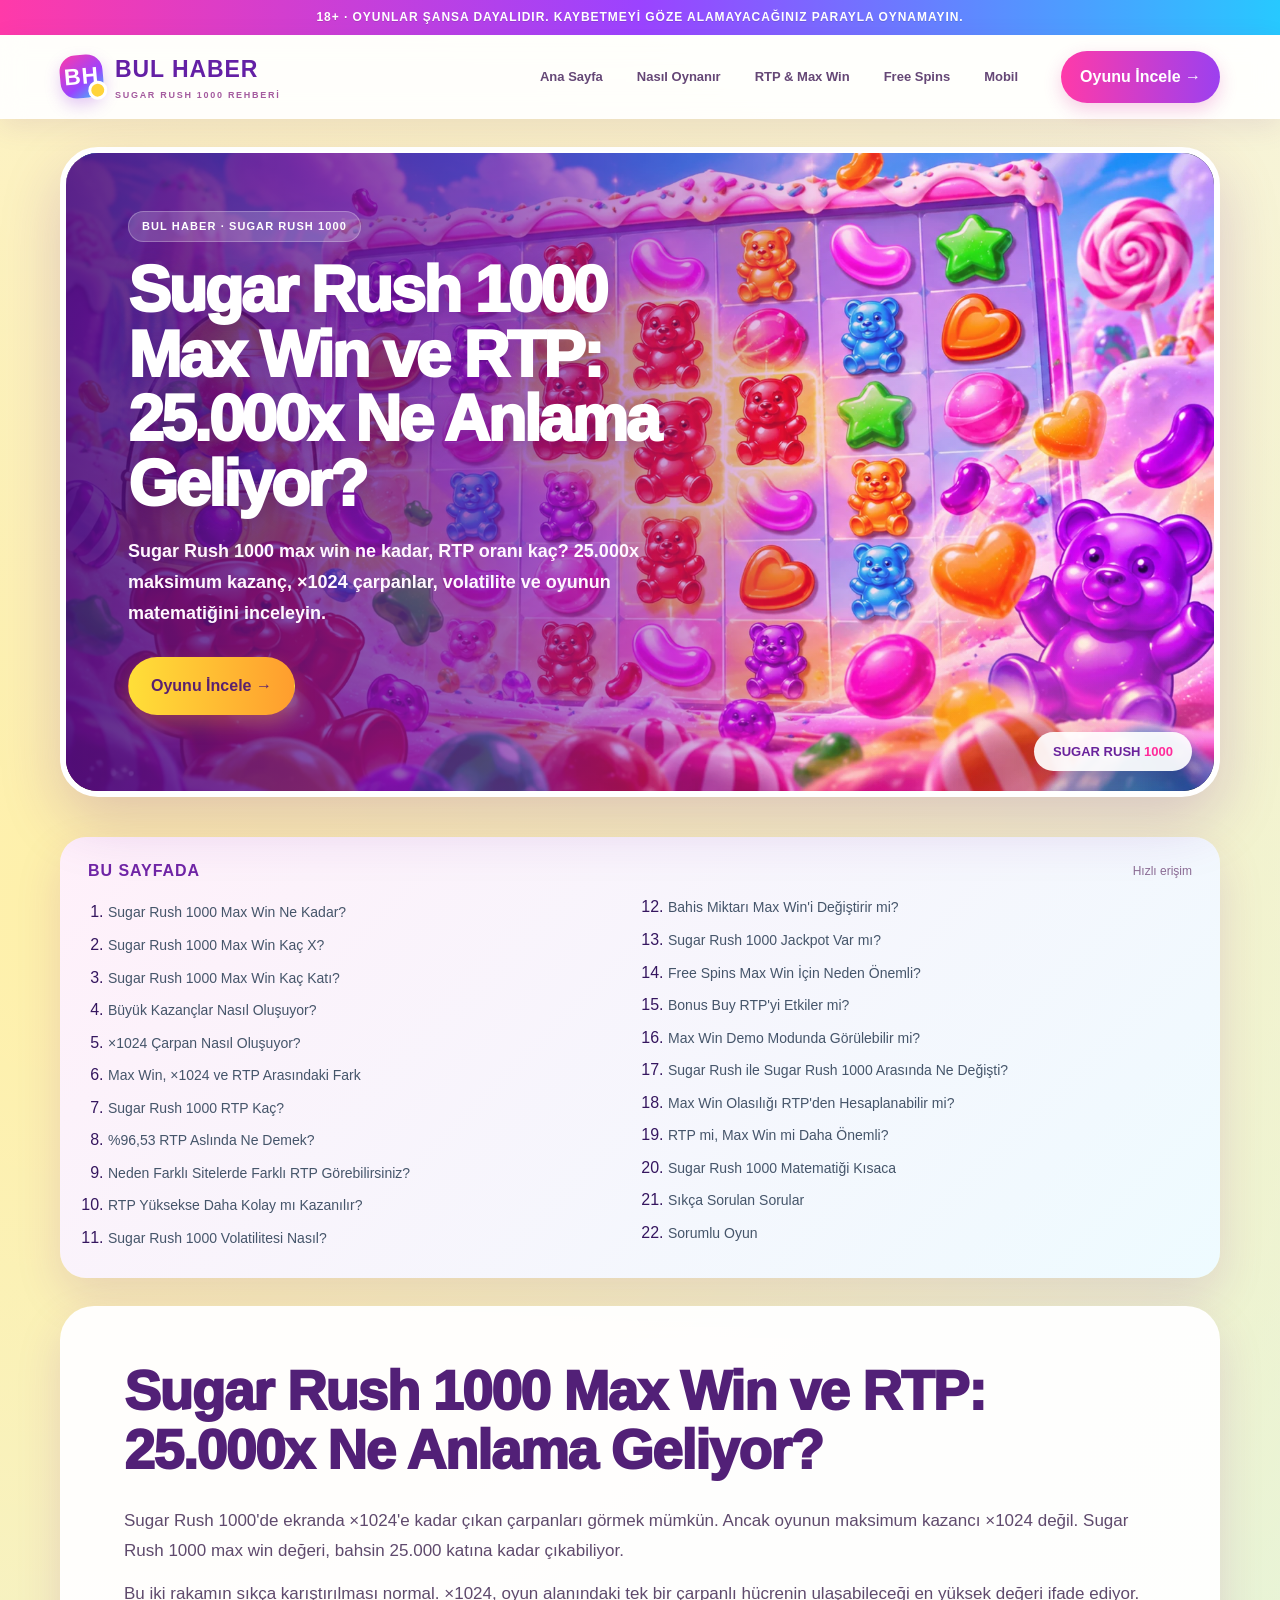
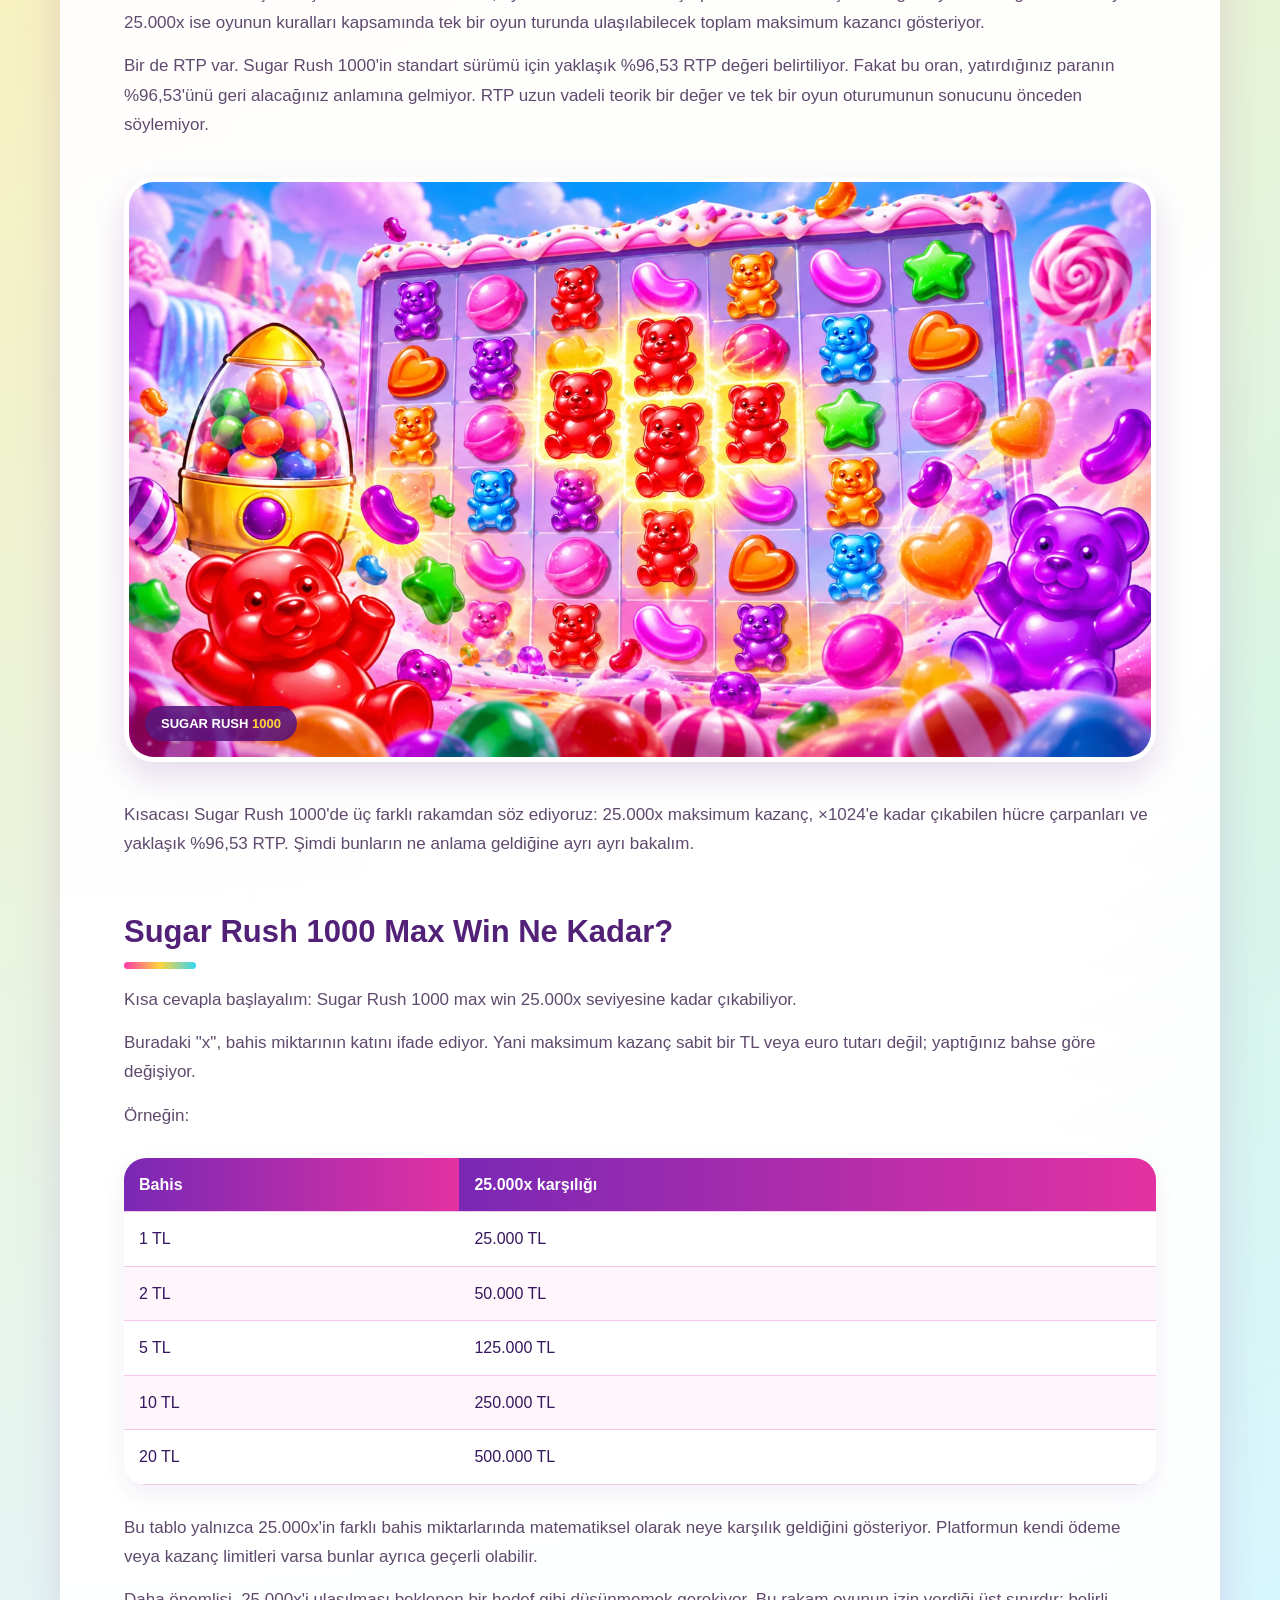
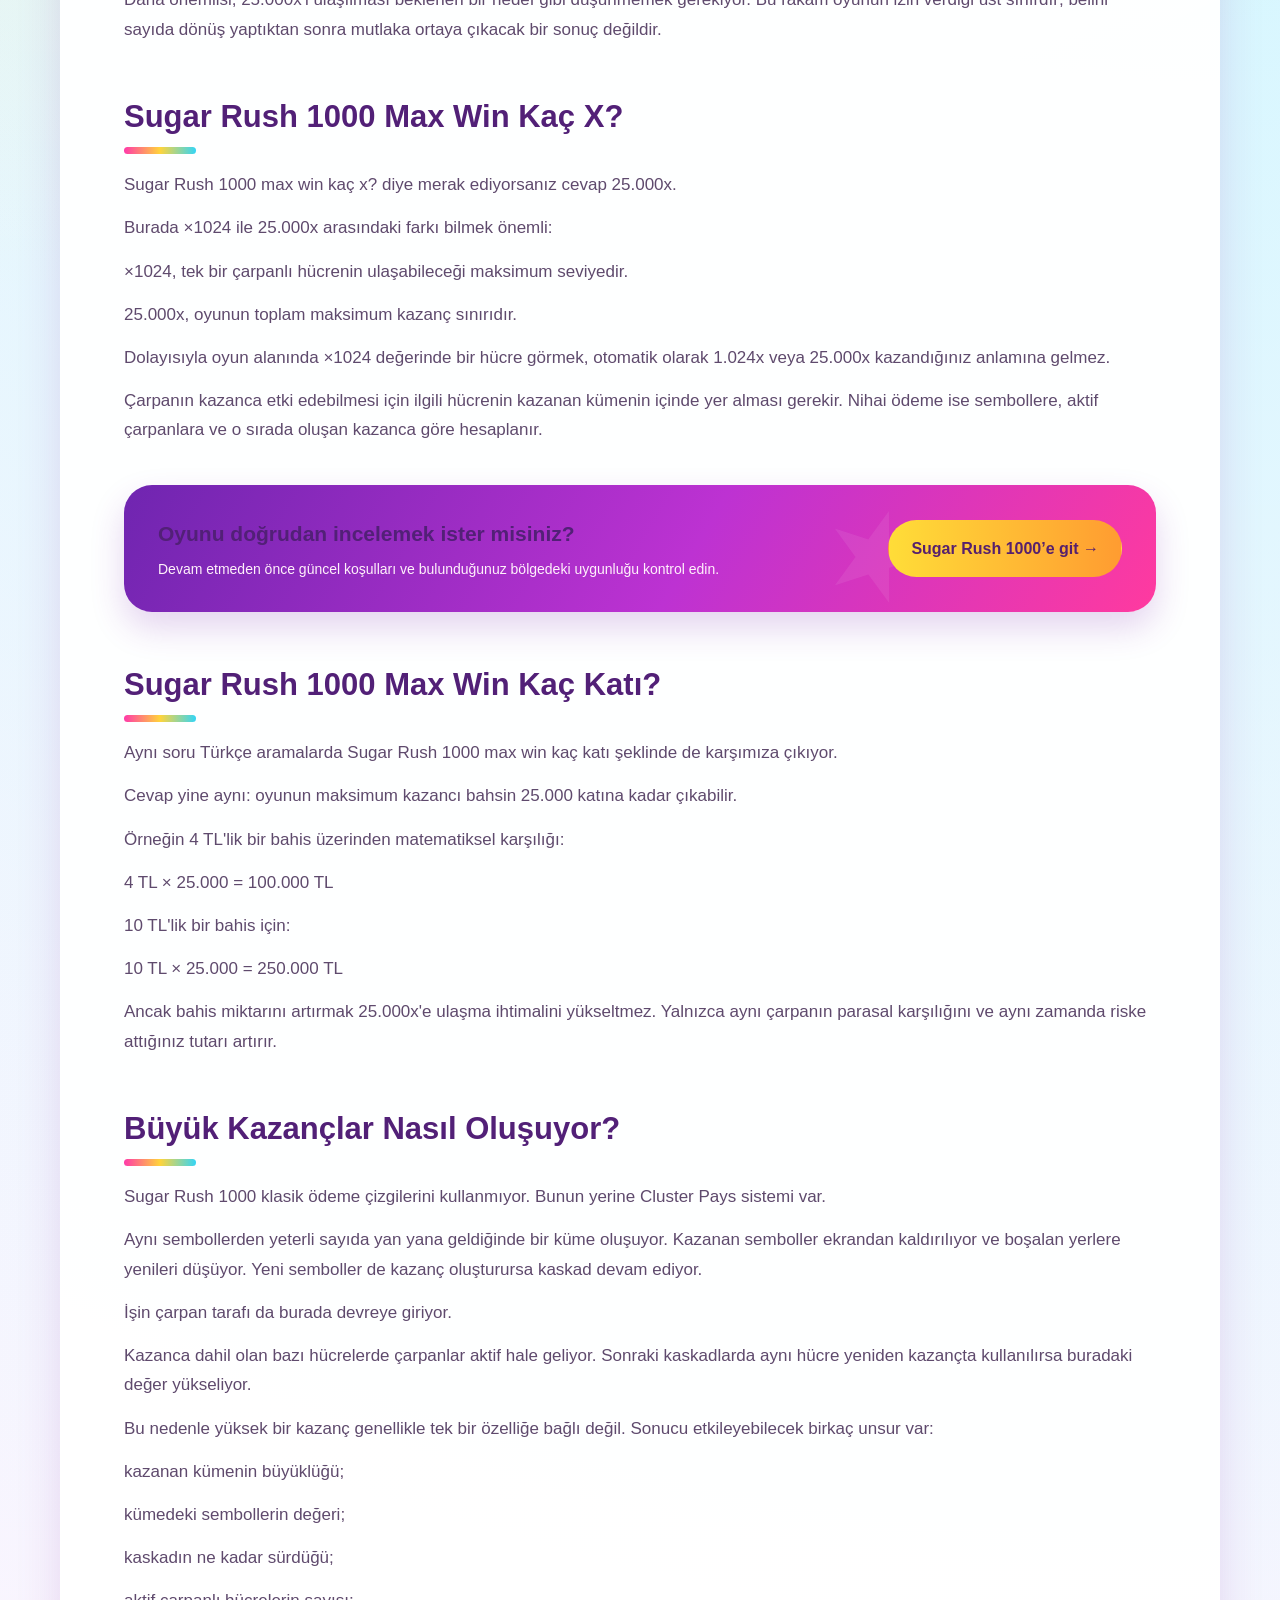
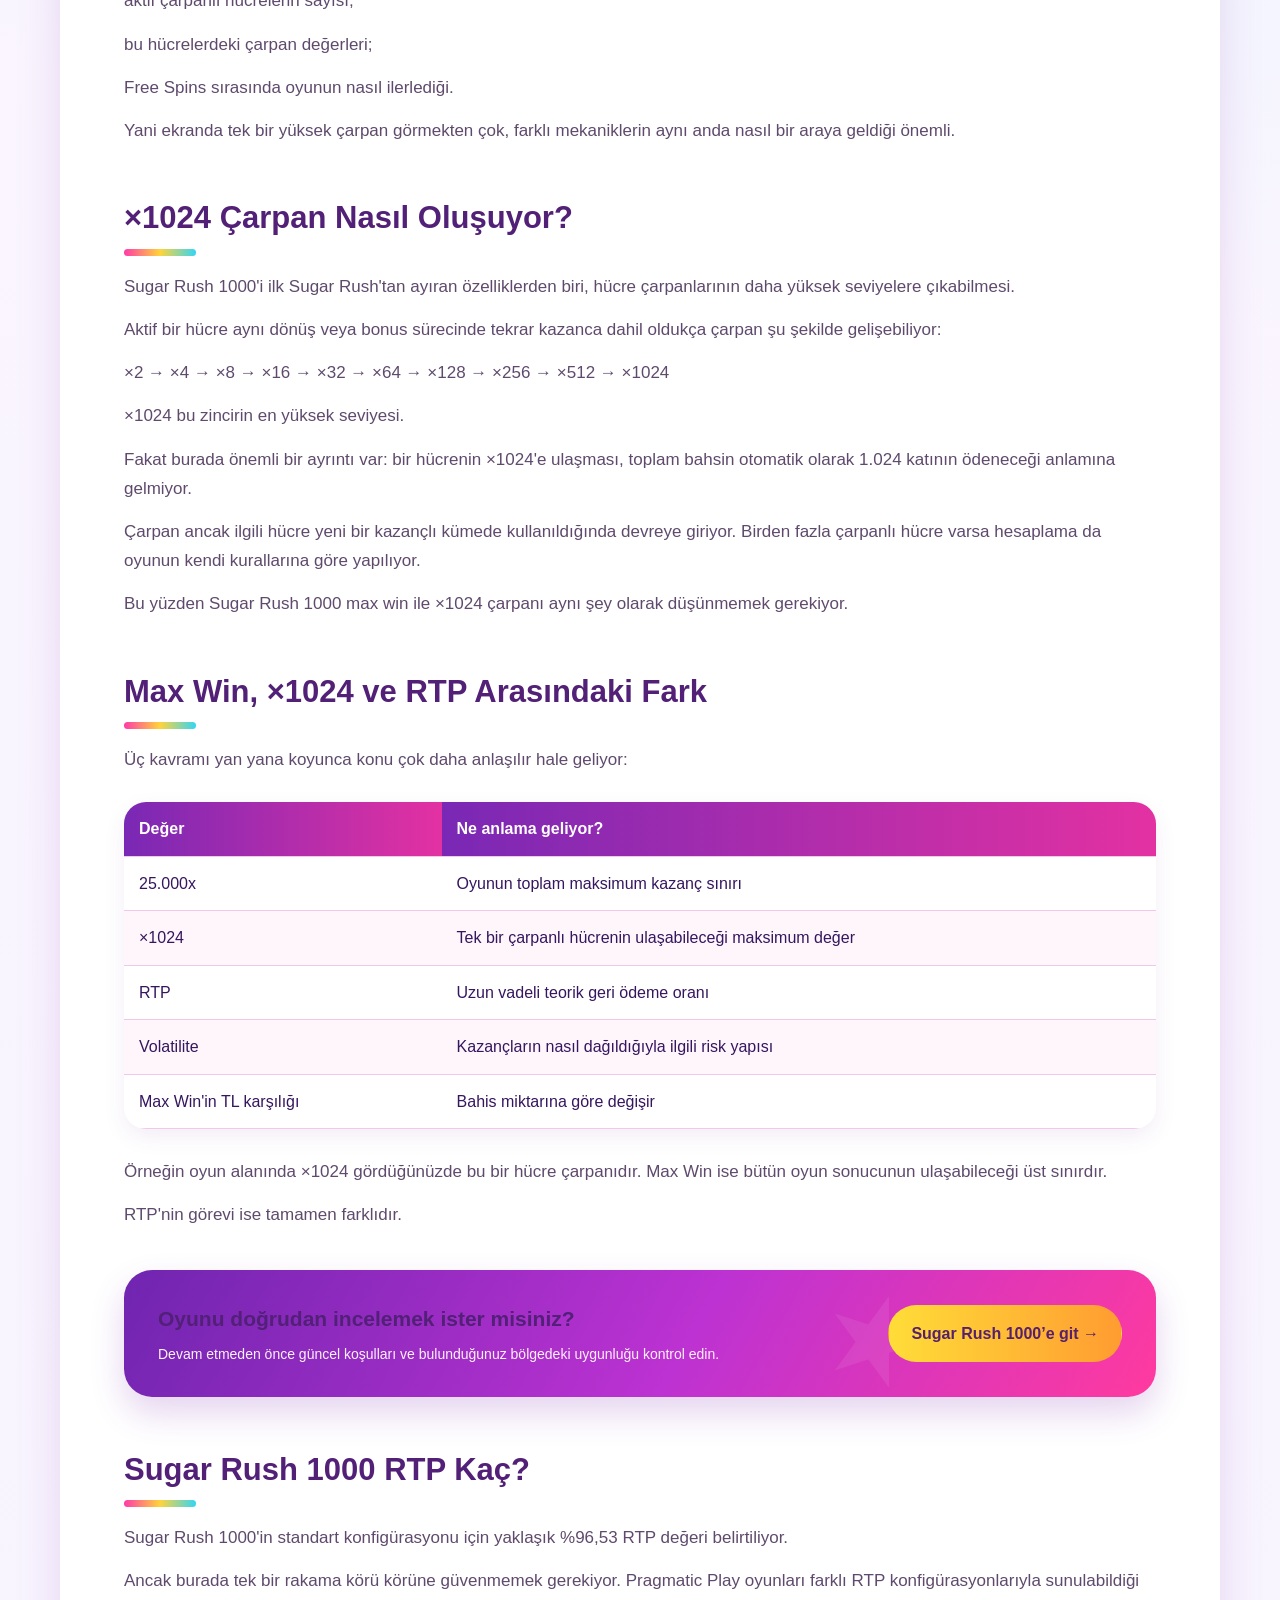
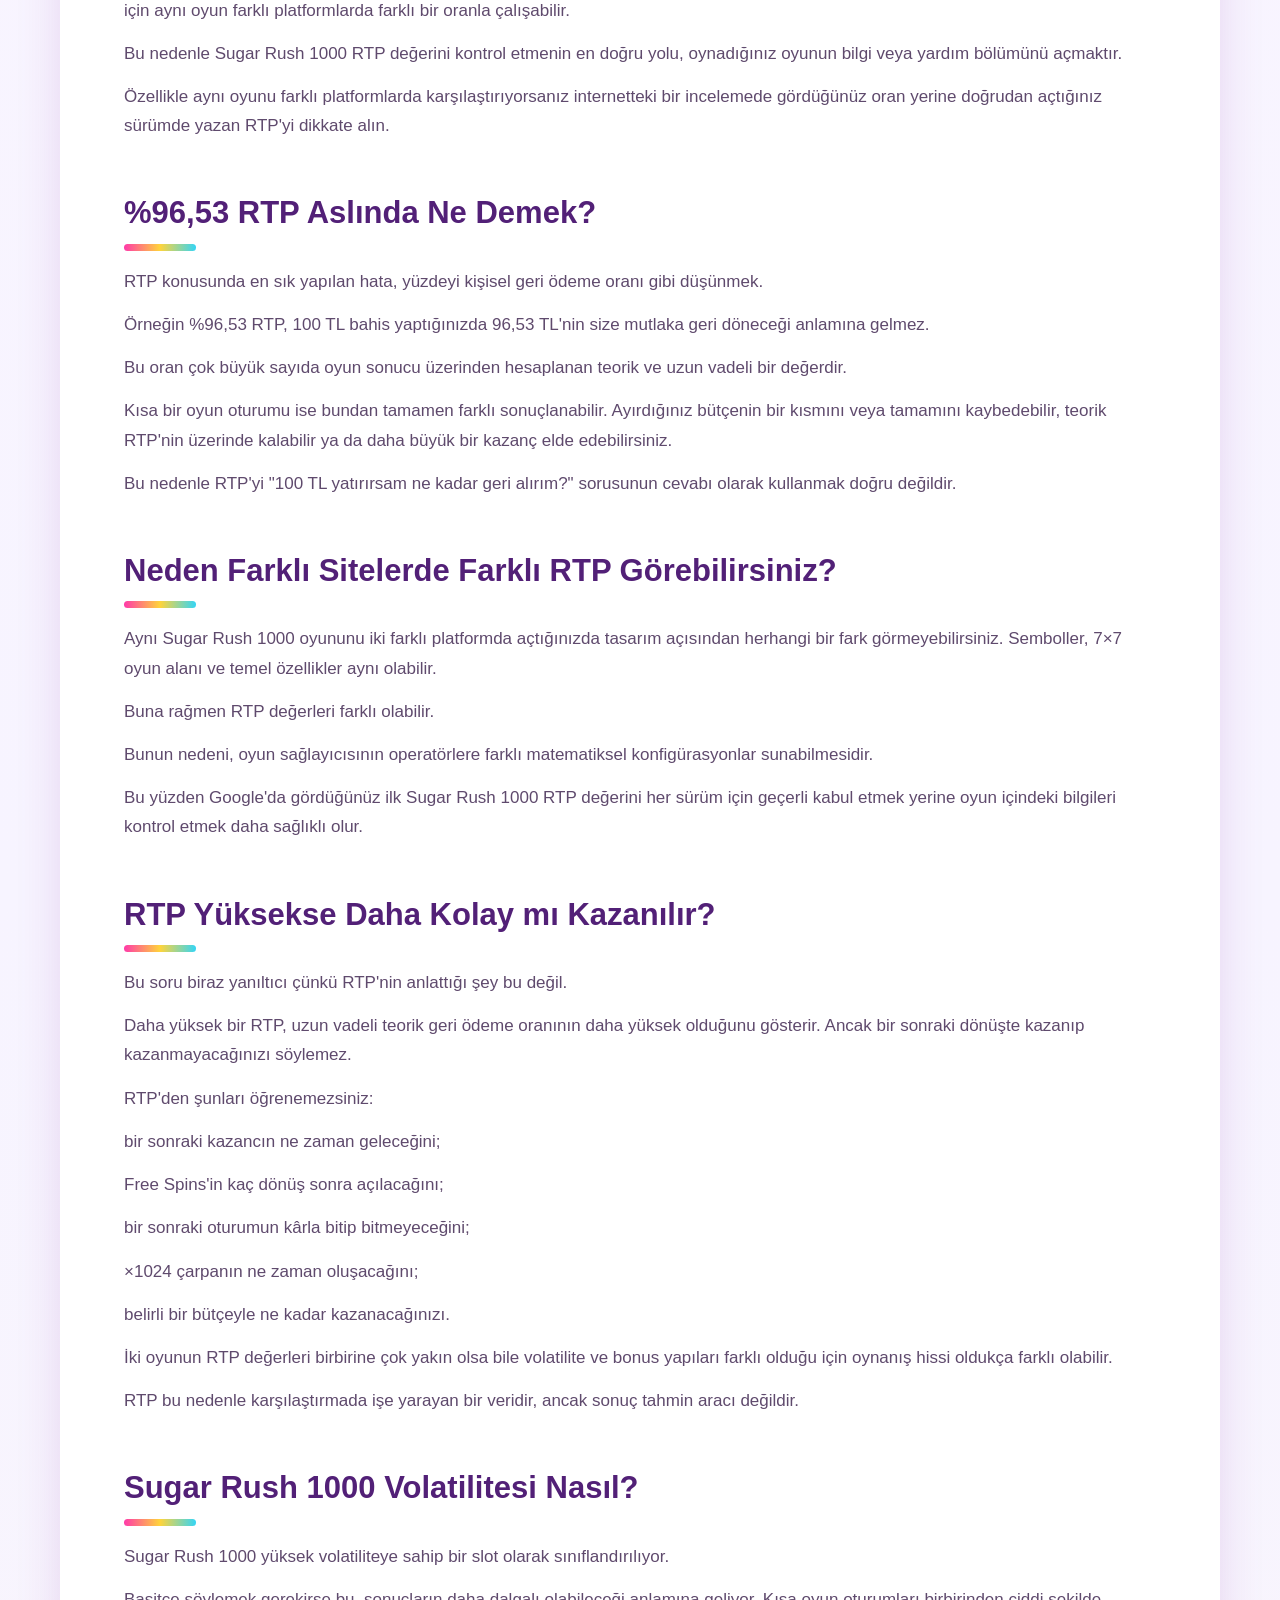
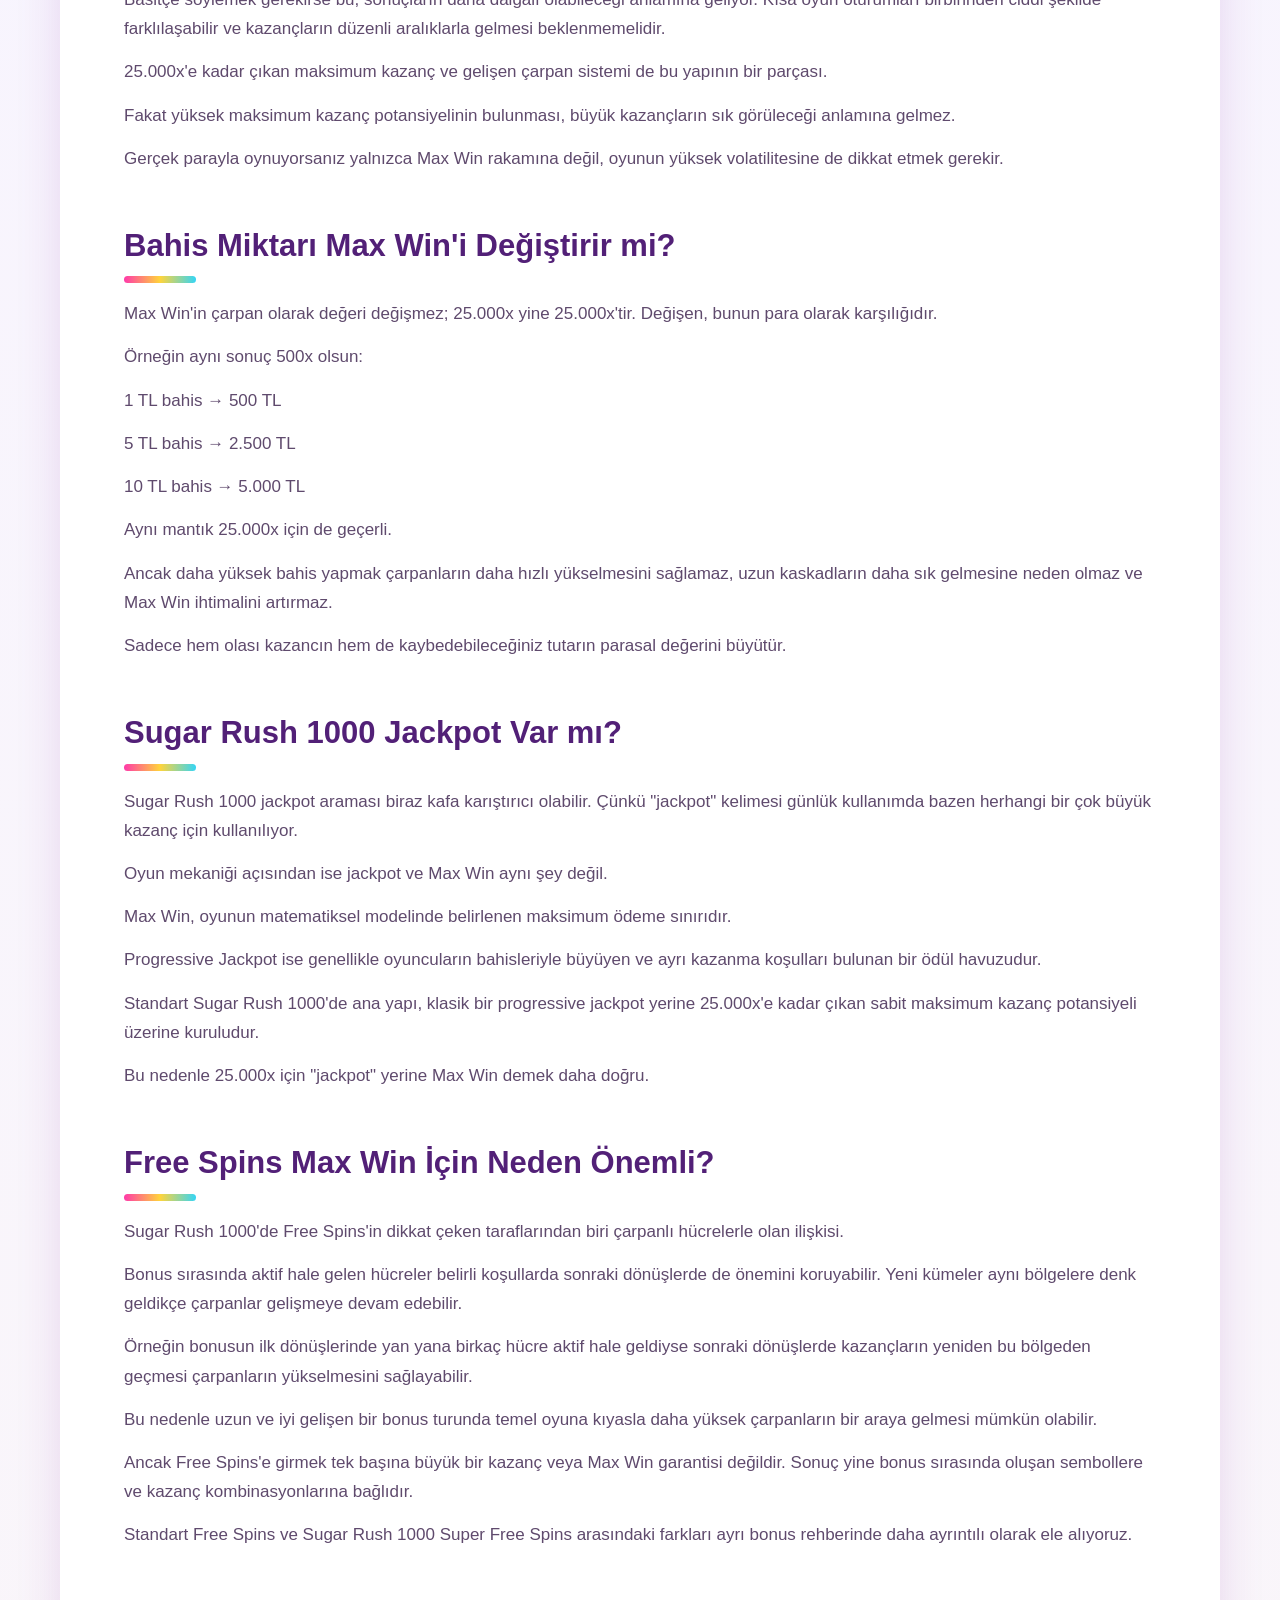
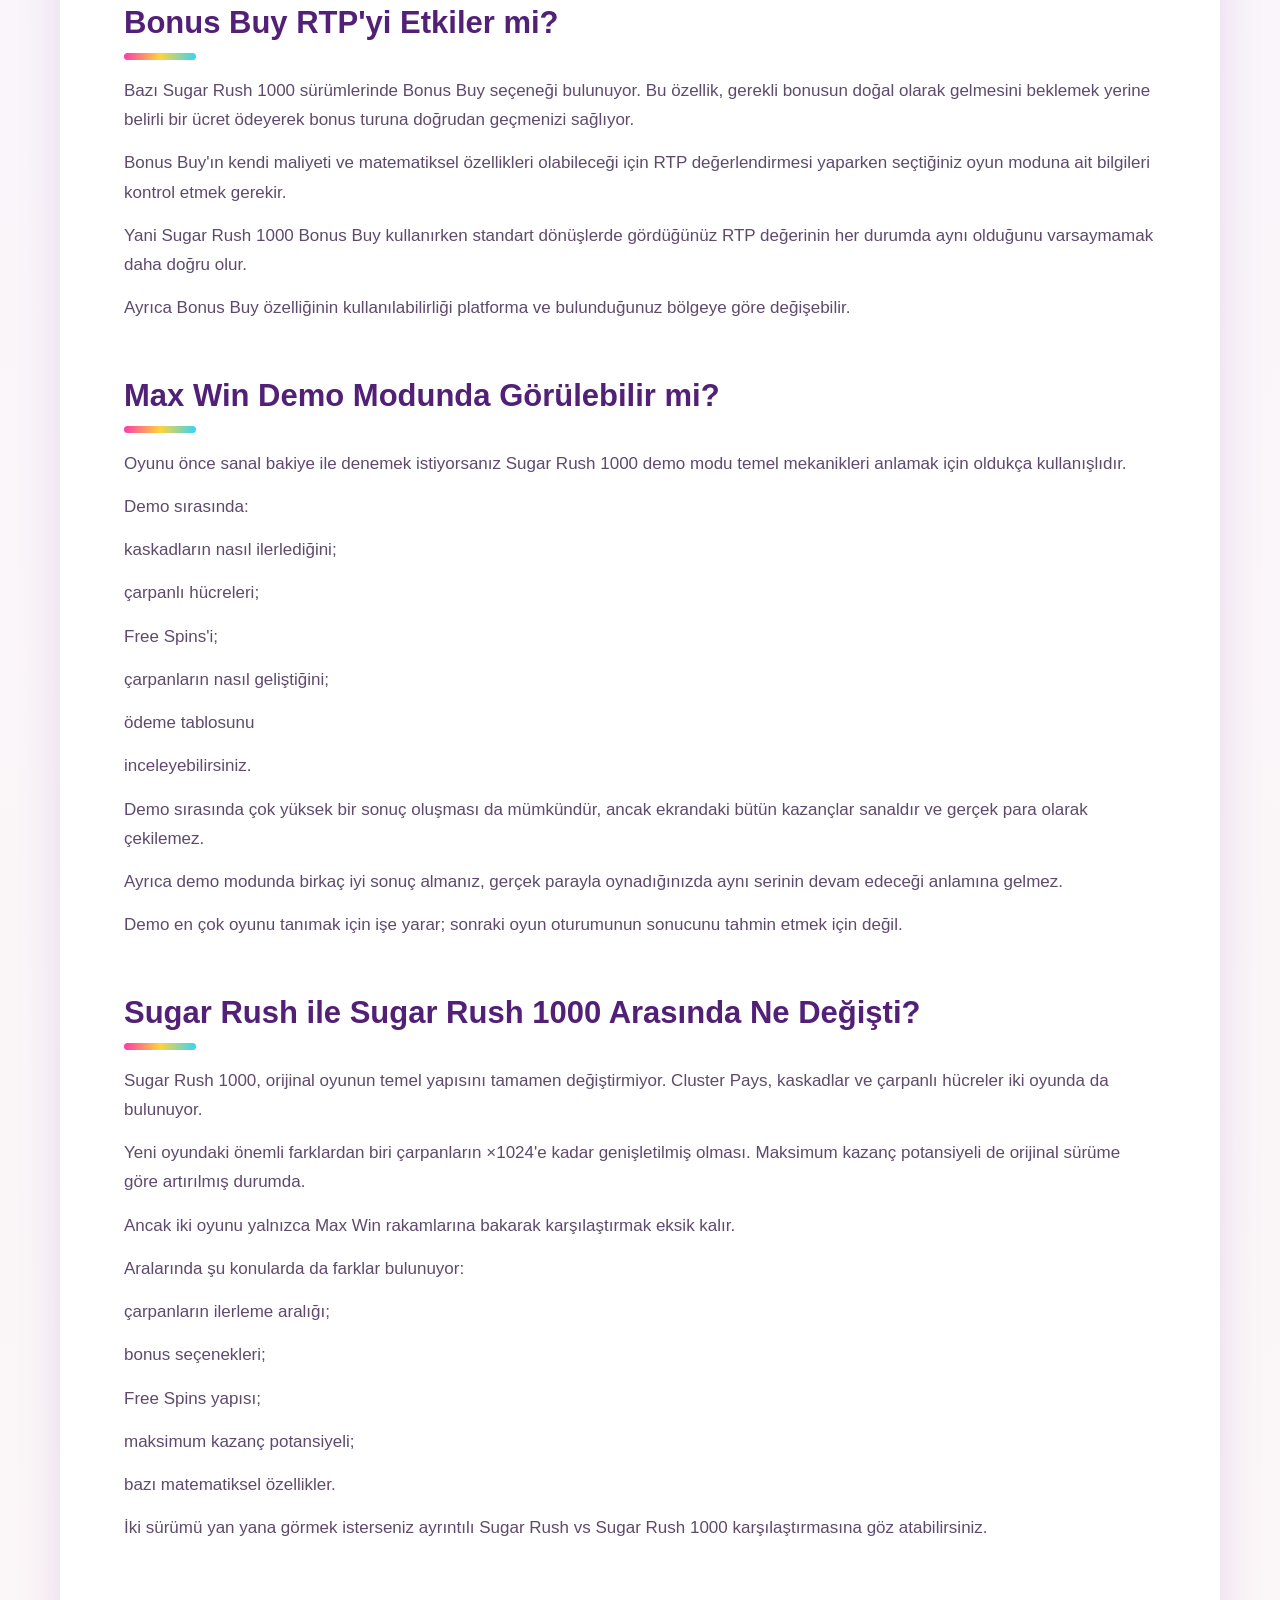
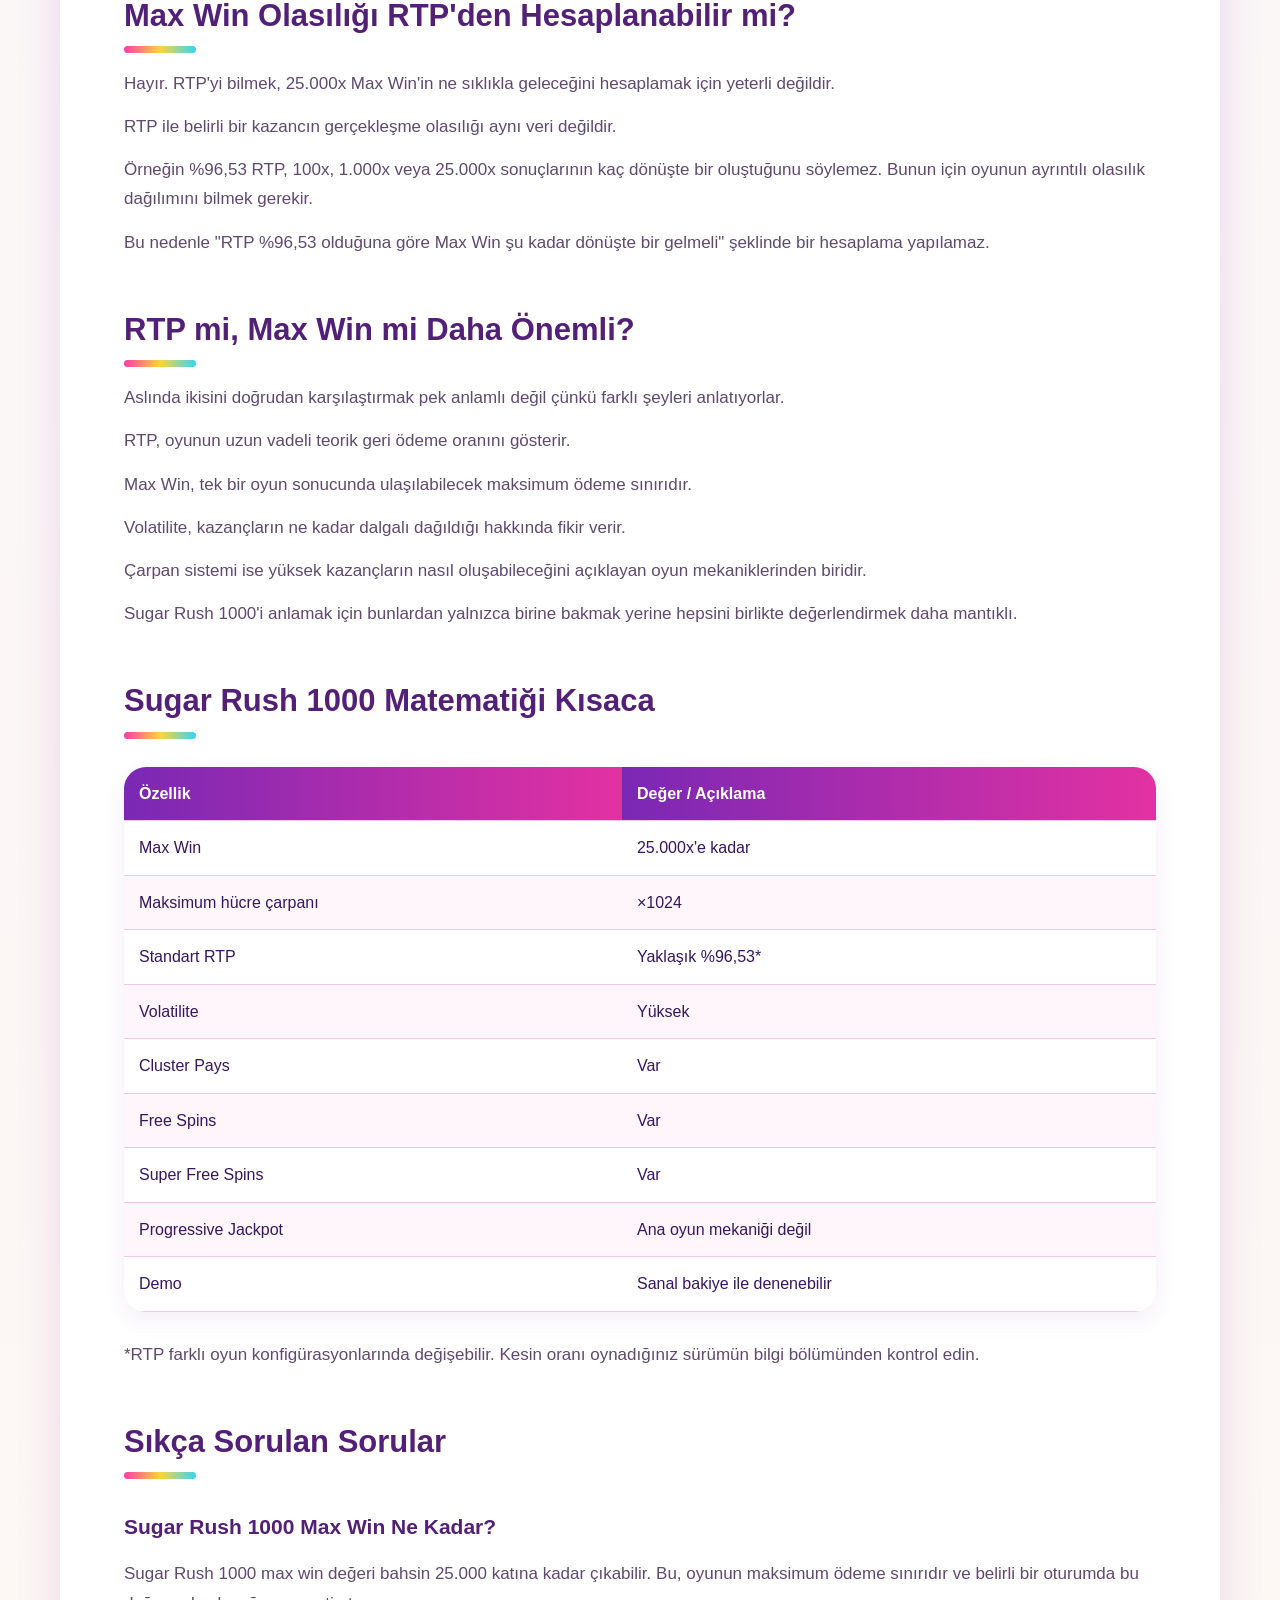
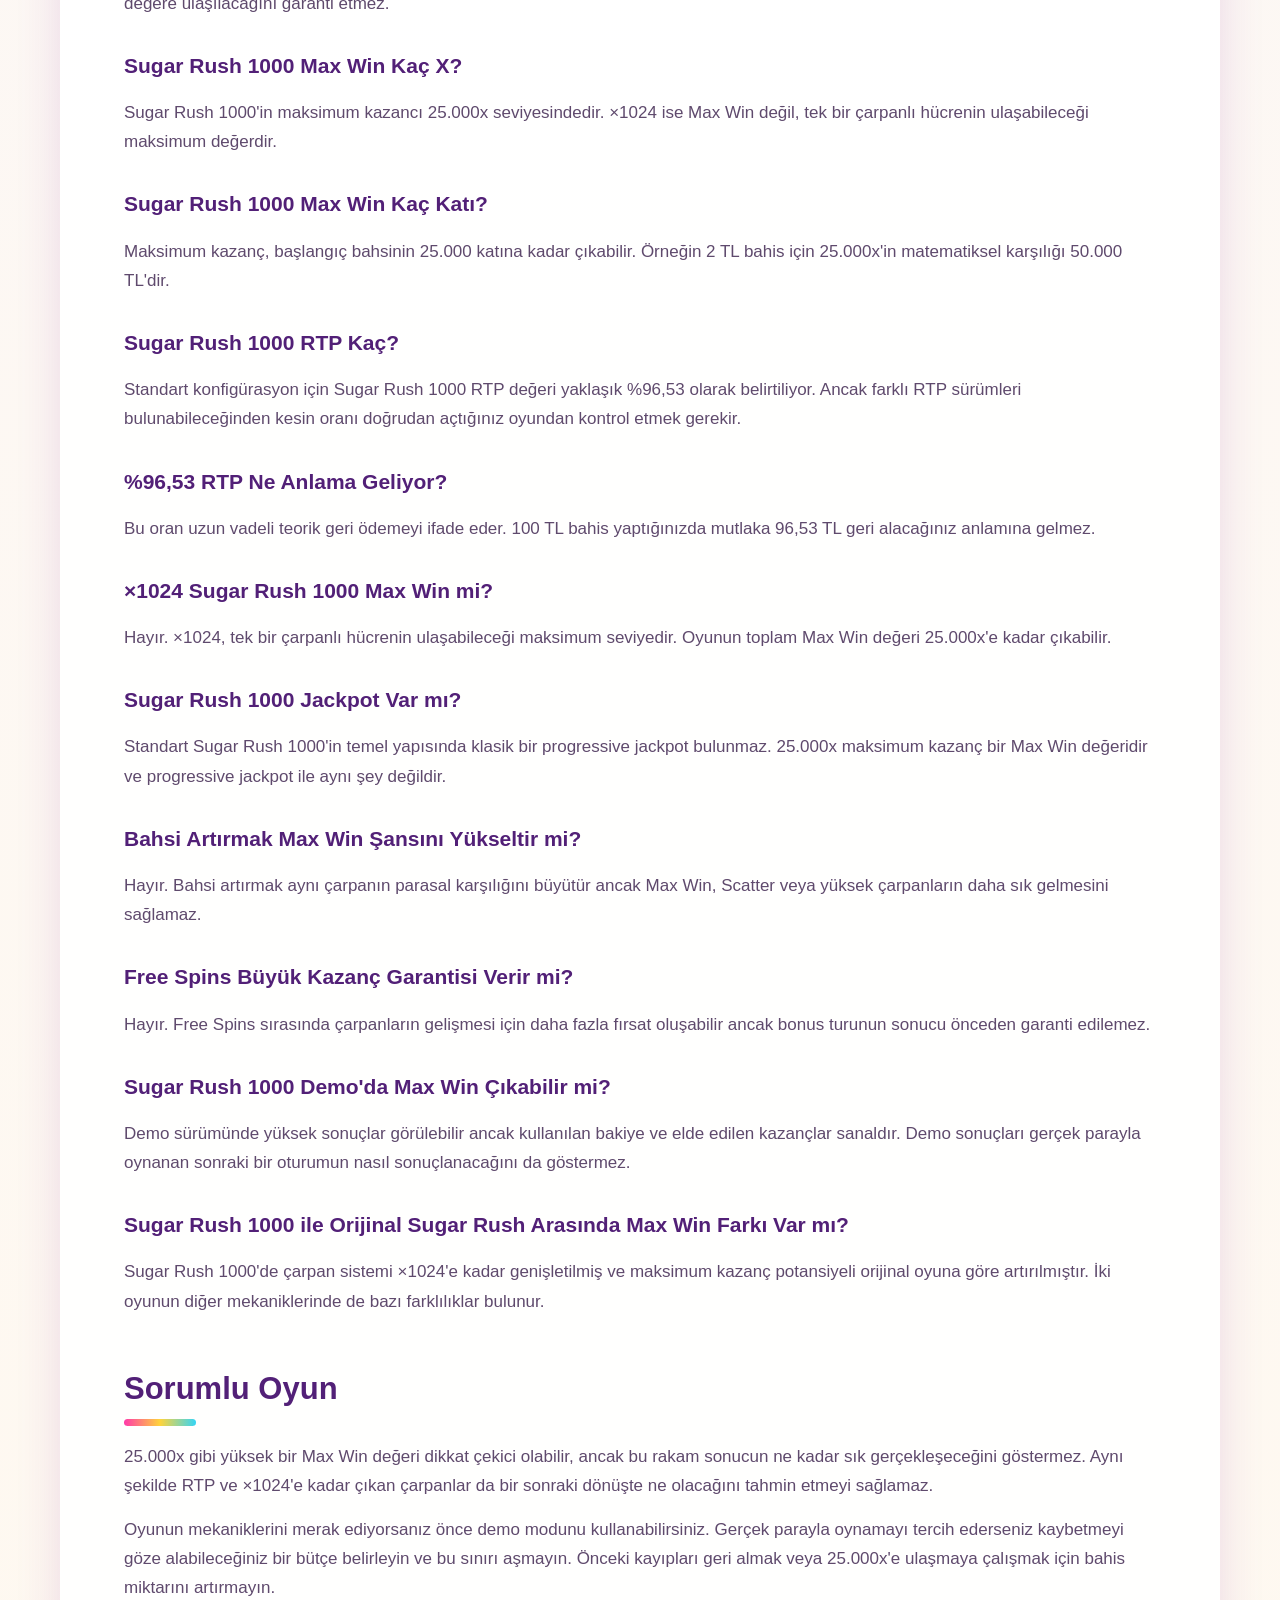
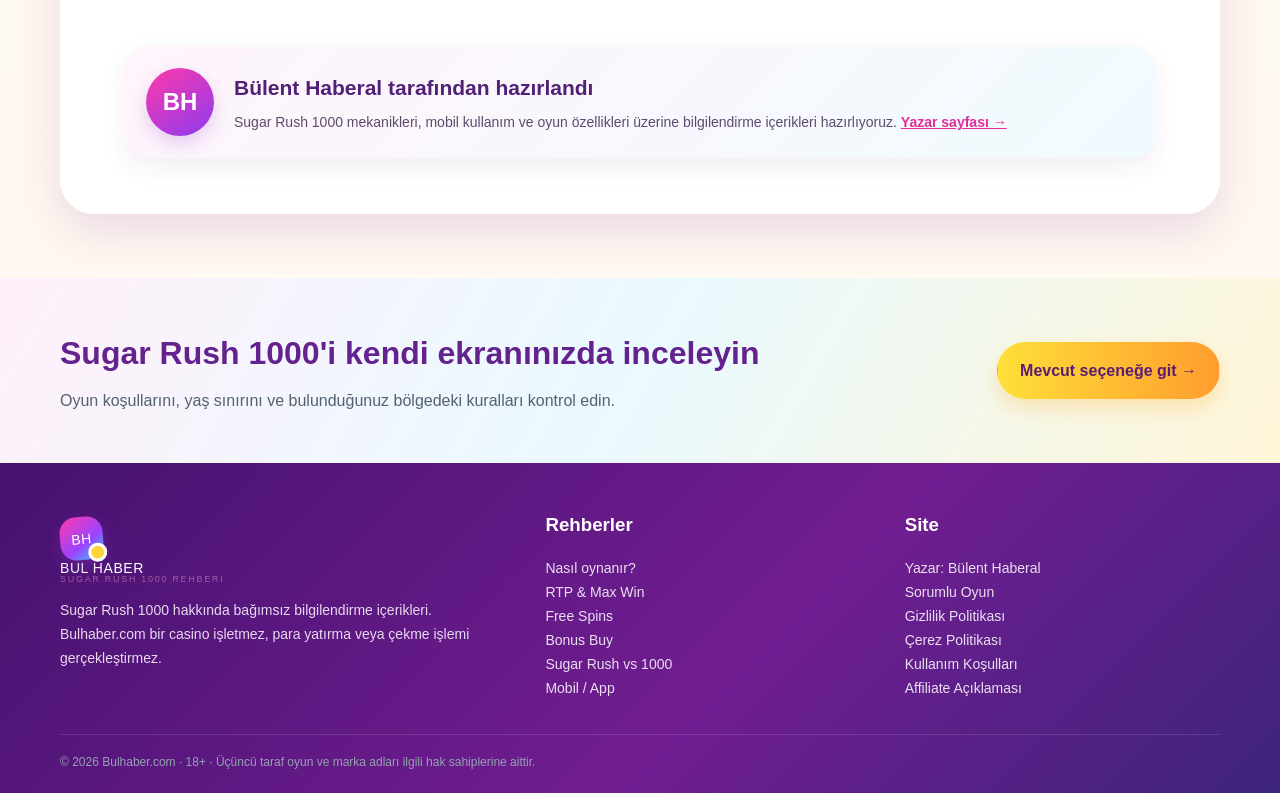
<file: sugar-rush-1000-rtp-max-win/index.html>
<!doctype html><html lang="tr"><head><meta charset="utf-8"><meta name="viewport" content="width=device-width,initial-scale=1"><meta name="google-site-verification" content="w_2lZKJKAQImdapxI91HxqJXmrQn_Uu8EXxJp67fZOU" /><title>Sugar Rush 1000 Max Win ve RTP – Kaç X Kazandırıyor?</title><meta name="description" content="Sugar Rush 1000 max win ne kadar, RTP oranı kaç? 25.000x maksimum kazanç, ×1024 çarpanlar, volatilite ve oyunun matematiğini inceleyin."><link rel="canonical" href="https://bulhaber.com/sugar-rush-1000-rtp-max-win/"><meta property="og:type" content="article"><meta property="og:title" content="Sugar Rush 1000 Max Win ve RTP – Kaç X Kazandırıyor?"><meta property="og:description" content="Sugar Rush 1000 max win ne kadar, RTP oranı kaç? 25.000x maksimum kazanç, ×1024 çarpanlar, volatilite ve oyunun matematiğini inceleyin."><meta property="og:url" content="https://bulhaber.com/sugar-rush-1000-rtp-max-win/"><meta property="og:image" content="https://bulhaber.com/assets/images/hero.webp"><meta name="twitter:card" content="summary_large_image"><link rel="icon" href="/favicon.svg" type="image/svg+xml"><link rel="stylesheet" href="/assets/style.css"><script type="application/ld+json">{"@context": "https://schema.org", "@graph": [{"@type": "WebSite", "@id": "https://bulhaber.com/#website", "url": "https://bulhaber.com/", "name": "Bul Haber", "inLanguage": "tr-TR"}, {"@type": "Person", "@id": "https://bulhaber.com/author/bulent-haberal/#person", "name": "Bülent Haberal", "url": "https://bulhaber.com/author/bulent-haberal/"}, {"@type": "Article", "headline": "Sugar Rush 1000 Max Win ve RTP: 25.000x Ne Anlama Geliyor?", "description": "Sugar Rush 1000 max win ne kadar, RTP oranı kaç? 25.000x maksimum kazanç, ×1024 çarpanlar, volatilite ve oyunun matematiğini inceleyin.", "mainEntityOfPage": "https://bulhaber.com/sugar-rush-1000-rtp-max-win/", "author": {"@id": "https://bulhaber.com/author/bulent-haberal/#person"}, "publisher": {"@type": "Organization", "name": "Bul Haber", "url": "https://bulhaber.com/"}, "inLanguage": "tr-TR"}, {"@type": "BreadcrumbList", "itemListElement": [{"@type": "ListItem", "position": 1, "name": "Ana Sayfa", "item": "https://bulhaber.com/"}, {"@type": "ListItem", "position": 2, "name": "Sugar Rush 1000 Max Win ve RTP: 25.000x Ne Anlama Geliyor?", "item": "https://bulhaber.com/sugar-rush-1000-rtp-max-win/"}]}]}</script></head><body><div class="topbar">18+ · Oyunlar şansa dayalıdır. Kaybetmeyi göze alamayacağınız parayla oynamayın.</div><header class="site-header"><div class="wrap nav"><a class="brand" href="/"><span class="brand-mark">BH</span><span>BUL HABER<small>SUGAR RUSH 1000 REHBERİ</small></span></a><nav class="menu"><a href="/">Ana Sayfa</a><a href="/sugar-rush-1000-nasil-oynanir/">Nasıl Oynanır</a><a href="/sugar-rush-1000-rtp-max-win/">RTP &amp; Max Win</a><a href="/sugar-rush-1000-free-spins/">Free Spins</a><a href="/sugar-rush-1000-app/">Mobil</a></nav><a class="nav-cta" href="/info/" rel="nofollow sponsored">Oyunu İncele →</a><button class="hamb" aria-label="Menü">☰</button></div></header><section class="hero"><div class="wrap"><div class="hero-shell" style="min-height:430px"><img src="/assets/images/gameplay.webp" alt="Sugar Rush 1000 RTP &amp; Max Win"><div class="hero-overlay"></div><div class="hero-copy" style="padding-top:58px"><span class="eyebrow">BUL HABER · SUGAR RUSH 1000</span><h1>Sugar Rush 1000 Max Win ve RTP: 25.000x Ne Anlama Geliyor?</h1><p>Sugar Rush 1000 max win ne kadar, RTP oranı kaç? 25.000x maksimum kazanç, ×1024 çarpanlar, volatilite ve oyunun matematiğini inceleyin.</p><div class="actions"><a class="btn btn-primary" href="/info/" rel="nofollow sponsored">Oyunu İncele →</a></div></div><div class="game-stamp">SUGAR RUSH <span>1000</span></div></div></div></section><main class="main" id="rehber"><div class="wrap"><div class="toc"><div class="toc-head"><h2>Bu sayfada</h2><span style="font-size:12px;color:#8b6c94">Hızlı erişim</span></div><ol><li><a href="#sugar-rush-1000-max-win-ne-kadar">Sugar Rush 1000 Max Win Ne Kadar?</a></li><li><a href="#sugar-rush-1000-max-win-kac-x">Sugar Rush 1000 Max Win Kaç X?</a></li><li><a href="#sugar-rush-1000-max-win-kac-kati">Sugar Rush 1000 Max Win Kaç Katı?</a></li><li><a href="#buyuk-kazanclar-nasil-olusuyor">Büyük Kazançlar Nasıl Oluşuyor?</a></li><li><a href="#1024-carpan-nasil-olusuyor">×1024 Çarpan Nasıl Oluşuyor?</a></li><li><a href="#max-win-1024-ve-rtp-arasindaki-fark">Max Win, ×1024 ve RTP Arasındaki Fark</a></li><li><a href="#sugar-rush-1000-rtp-kac">Sugar Rush 1000 RTP Kaç?</a></li><li><a href="#96-53-rtp-aslinda-ne-demek">%96,53 RTP Aslında Ne Demek?</a></li><li><a href="#neden-farkli-sitelerde-farkli-rtp-gorebilirsiniz">Neden Farklı Sitelerde Farklı RTP Görebilirsiniz?</a></li><li><a href="#rtp-yuksekse-daha-kolay-mi-kazanilir">RTP Yüksekse Daha Kolay mı Kazanılır?</a></li><li><a href="#sugar-rush-1000-volatilitesi-nasil">Sugar Rush 1000 Volatilitesi Nasıl?</a></li><li><a href="#bahis-miktari-max-win-i-degistirir-mi">Bahis Miktarı Max Win&#x27;i Değiştirir mi?</a></li><li><a href="#sugar-rush-1000-jackpot-var-mi">Sugar Rush 1000 Jackpot Var mı?</a></li><li><a href="#free-spins-max-win-icin-neden-onemli">Free Spins Max Win İçin Neden Önemli?</a></li><li><a href="#bonus-buy-rtp-yi-etkiler-mi">Bonus Buy RTP&#x27;yi Etkiler mi?</a></li><li><a href="#max-win-demo-modunda-gorulebilir-mi">Max Win Demo Modunda Görülebilir mi?</a></li><li><a href="#sugar-rush-ile-sugar-rush-1000-arasinda-ne-degisti">Sugar Rush ile Sugar Rush 1000 Arasında Ne Değişti?</a></li><li><a href="#max-win-olasiligi-rtp-den-hesaplanabilir-mi">Max Win Olasılığı RTP&#x27;den Hesaplanabilir mi?</a></li><li><a href="#rtp-mi-max-win-mi-daha-onemli">RTP mi, Max Win mi Daha Önemli?</a></li><li><a href="#sugar-rush-1000-matematigi-kisaca">Sugar Rush 1000 Matematiği Kısaca</a></li><li><a href="#sikca-sorulan-sorular">Sıkça Sorulan Sorular</a></li><li><a href="#sorumlu-oyun">Sorumlu Oyun</a></li></ol></div><article class="article"><h1>Sugar Rush 1000 Max Win ve RTP: 25.000x Ne Anlama Geliyor?</h1><p>Sugar Rush 1000&#x27;de ekranda ×1024&#x27;e kadar çıkan çarpanları görmek mümkün. Ancak oyunun maksimum kazancı ×1024 değil. Sugar Rush 1000 max win değeri, bahsin 25.000 katına kadar çıkabiliyor.</p><p>Bu iki rakamın sıkça karıştırılması normal. ×1024, oyun alanındaki tek bir çarpanlı hücrenin ulaşabileceği en yüksek değeri ifade ediyor. 25.000x ise oyunun kuralları kapsamında tek bir oyun turunda ulaşılabilecek toplam maksimum kazancı gösteriyor.</p><p>Bir de RTP var. Sugar Rush 1000&#x27;in standart sürümü için yaklaşık %96,53 RTP değeri belirtiliyor. Fakat bu oran, yatırdığınız paranın %96,53&#x27;ünü geri alacağınız anlamına gelmiyor. RTP uzun vadeli teorik bir değer ve tek bir oyun oturumunun sonucunu önceden söylemiyor.</p><figure class="media"><img src="/assets/images/gameplay.webp" alt="Sugar Rush 1000 oyun görseli" loading="eager"><figcaption class="media-label">SUGAR RUSH <span>1000</span></figcaption></figure><p>Kısacası Sugar Rush 1000&#x27;de üç farklı rakamdan söz ediyoruz: 25.000x maksimum kazanç, ×1024&#x27;e kadar çıkabilen hücre çarpanları ve yaklaşık %96,53 RTP. Şimdi bunların ne anlama geldiğine ayrı ayrı bakalım.</p><h2 id="sugar-rush-1000-max-win-ne-kadar">Sugar Rush 1000 Max Win Ne Kadar?</h2><p>Kısa cevapla başlayalım: Sugar Rush 1000 max win 25.000x seviyesine kadar çıkabiliyor.</p><p>Buradaki &quot;x&quot;, bahis miktarının katını ifade ediyor. Yani maksimum kazanç sabit bir TL veya euro tutarı değil; yaptığınız bahse göre değişiyor.</p><p>Örneğin:</p><div class="table-wrap"><table><thead><tr><th>Bahis</th><th>25.000x karşılığı</th></tr></thead><tbody><tr><td>1 TL</td><td>25.000 TL</td></tr><tr><td>2 TL</td><td>50.000 TL</td></tr><tr><td>5 TL</td><td>125.000 TL</td></tr><tr><td>10 TL</td><td>250.000 TL</td></tr><tr><td>20 TL</td><td>500.000 TL</td></tr></tbody></table></div><p>Bu tablo yalnızca 25.000x&#x27;in farklı bahis miktarlarında matematiksel olarak neye karşılık geldiğini gösteriyor. Platformun kendi ödeme veya kazanç limitleri varsa bunlar ayrıca geçerli olabilir.</p><p>Daha önemlisi, 25.000x&#x27;i ulaşılması beklenen bir hedef gibi düşünmemek gerekiyor. Bu rakam oyunun izin verdiği üst sınırdır; belirli sayıda dönüş yaptıktan sonra mutlaka ortaya çıkacak bir sonuç değildir.</p><h2 id="sugar-rush-1000-max-win-kac-x">Sugar Rush 1000 Max Win Kaç X?</h2><p>Sugar Rush 1000 max win kaç x? diye merak ediyorsanız cevap 25.000x.</p><p>Burada ×1024 ile 25.000x arasındaki farkı bilmek önemli:</p><p>×1024, tek bir çarpanlı hücrenin ulaşabileceği maksimum seviyedir.</p><p>25.000x, oyunun toplam maksimum kazanç sınırıdır.</p><p>Dolayısıyla oyun alanında ×1024 değerinde bir hücre görmek, otomatik olarak 1.024x veya 25.000x kazandığınız anlamına gelmez.</p><p>Çarpanın kazanca etki edebilmesi için ilgili hücrenin kazanan kümenin içinde yer alması gerekir. Nihai ödeme ise sembollere, aktif çarpanlara ve o sırada oluşan kazanca göre hesaplanır.</p><div class="cta-strip"><div><h3>Oyunu doğrudan incelemek ister misiniz?</h3><p>Devam etmeden önce güncel koşulları ve bulunduğunuz bölgedeki uygunluğu kontrol edin.</p></div><a class="btn" href="/info/" rel="nofollow sponsored">Sugar Rush 1000’e git →</a></div><h2 id="sugar-rush-1000-max-win-kac-kati">Sugar Rush 1000 Max Win Kaç Katı?</h2><p>Aynı soru Türkçe aramalarda Sugar Rush 1000 max win kaç katı şeklinde de karşımıza çıkıyor.</p><p>Cevap yine aynı: oyunun maksimum kazancı bahsin 25.000 katına kadar çıkabilir.</p><p>Örneğin 4 TL&#x27;lik bir bahis üzerinden matematiksel karşılığı:</p><p>4 TL × 25.000 = 100.000 TL</p><p>10 TL&#x27;lik bir bahis için:</p><p>10 TL × 25.000 = 250.000 TL</p><p>Ancak bahis miktarını artırmak 25.000x&#x27;e ulaşma ihtimalini yükseltmez. Yalnızca aynı çarpanın parasal karşılığını ve aynı zamanda riske attığınız tutarı artırır.</p><h2 id="buyuk-kazanclar-nasil-olusuyor">Büyük Kazançlar Nasıl Oluşuyor?</h2><p>Sugar Rush 1000 klasik ödeme çizgilerini kullanmıyor. Bunun yerine Cluster Pays sistemi var.</p><p>Aynı sembollerden yeterli sayıda yan yana geldiğinde bir küme oluşuyor. Kazanan semboller ekrandan kaldırılıyor ve boşalan yerlere yenileri düşüyor. Yeni semboller de kazanç oluşturursa kaskad devam ediyor.</p><p>İşin çarpan tarafı da burada devreye giriyor.</p><p>Kazanca dahil olan bazı hücrelerde çarpanlar aktif hale geliyor. Sonraki kaskadlarda aynı hücre yeniden kazançta kullanılırsa buradaki değer yükseliyor.</p><p>Bu nedenle yüksek bir kazanç genellikle tek bir özelliğe bağlı değil. Sonucu etkileyebilecek birkaç unsur var:</p><p>kazanan kümenin büyüklüğü;</p><p>kümedeki sembollerin değeri;</p><p>kaskadın ne kadar sürdüğü;</p><p>aktif çarpanlı hücrelerin sayısı;</p><p>bu hücrelerdeki çarpan değerleri;</p><p>Free Spins sırasında oyunun nasıl ilerlediği.</p><p>Yani ekranda tek bir yüksek çarpan görmekten çok, farklı mekaniklerin aynı anda nasıl bir araya geldiği önemli.</p><h2 id="1024-carpan-nasil-olusuyor">×1024 Çarpan Nasıl Oluşuyor?</h2><p>Sugar Rush 1000&#x27;i ilk Sugar Rush&#x27;tan ayıran özelliklerden biri, hücre çarpanlarının daha yüksek seviyelere çıkabilmesi.</p><p>Aktif bir hücre aynı dönüş veya bonus sürecinde tekrar kazanca dahil oldukça çarpan şu şekilde gelişebiliyor:</p><p>×2 → ×4 → ×8 → ×16 → ×32 → ×64 → ×128 → ×256 → ×512 → ×1024</p><p>×1024 bu zincirin en yüksek seviyesi.</p><p>Fakat burada önemli bir ayrıntı var: bir hücrenin ×1024&#x27;e ulaşması, toplam bahsin otomatik olarak 1.024 katının ödeneceği anlamına gelmiyor.</p><p>Çarpan ancak ilgili hücre yeni bir kazançlı kümede kullanıldığında devreye giriyor. Birden fazla çarpanlı hücre varsa hesaplama da oyunun kendi kurallarına göre yapılıyor.</p><p>Bu yüzden Sugar Rush 1000 max win ile ×1024 çarpanı aynı şey olarak düşünmemek gerekiyor.</p><h2 id="max-win-1024-ve-rtp-arasindaki-fark">Max Win, ×1024 ve RTP Arasındaki Fark</h2><p>Üç kavramı yan yana koyunca konu çok daha anlaşılır hale geliyor:</p><div class="table-wrap"><table><thead><tr><th>Değer</th><th>Ne anlama geliyor?</th></tr></thead><tbody><tr><td>25.000x</td><td>Oyunun toplam maksimum kazanç sınırı</td></tr><tr><td>×1024</td><td>Tek bir çarpanlı hücrenin ulaşabileceği maksimum değer</td></tr><tr><td>RTP</td><td>Uzun vadeli teorik geri ödeme oranı</td></tr><tr><td>Volatilite</td><td>Kazançların nasıl dağıldığıyla ilgili risk yapısı</td></tr><tr><td>Max Win&#x27;in TL karşılığı</td><td>Bahis miktarına göre değişir</td></tr></tbody></table></div><p>Örneğin oyun alanında ×1024 gördüğünüzde bu bir hücre çarpanıdır. Max Win ise bütün oyun sonucunun ulaşabileceği üst sınırdır.</p><p>RTP&#x27;nin görevi ise tamamen farklıdır.</p><div class="cta-strip"><div><h3>Oyunu doğrudan incelemek ister misiniz?</h3><p>Devam etmeden önce güncel koşulları ve bulunduğunuz bölgedeki uygunluğu kontrol edin.</p></div><a class="btn" href="/info/" rel="nofollow sponsored">Sugar Rush 1000’e git →</a></div><h2 id="sugar-rush-1000-rtp-kac">Sugar Rush 1000 RTP Kaç?</h2><p>Sugar Rush 1000&#x27;in standart konfigürasyonu için yaklaşık %96,53 RTP değeri belirtiliyor.</p><p>Ancak burada tek bir rakama körü körüne güvenmemek gerekiyor. Pragmatic Play oyunları farklı RTP konfigürasyonlarıyla sunulabildiği için aynı oyun farklı platformlarda farklı bir oranla çalışabilir.</p><p>Bu nedenle Sugar Rush 1000 RTP değerini kontrol etmenin en doğru yolu, oynadığınız oyunun bilgi veya yardım bölümünü açmaktır.</p><p>Özellikle aynı oyunu farklı platformlarda karşılaştırıyorsanız internetteki bir incelemede gördüğünüz oran yerine doğrudan açtığınız sürümde yazan RTP&#x27;yi dikkate alın.</p><h2 id="96-53-rtp-aslinda-ne-demek">%96,53 RTP Aslında Ne Demek?</h2><p>RTP konusunda en sık yapılan hata, yüzdeyi kişisel geri ödeme oranı gibi düşünmek.</p><p>Örneğin %96,53 RTP, 100 TL bahis yaptığınızda 96,53 TL&#x27;nin size mutlaka geri döneceği anlamına gelmez.</p><p>Bu oran çok büyük sayıda oyun sonucu üzerinden hesaplanan teorik ve uzun vadeli bir değerdir.</p><p>Kısa bir oyun oturumu ise bundan tamamen farklı sonuçlanabilir. Ayırdığınız bütçenin bir kısmını veya tamamını kaybedebilir, teorik RTP&#x27;nin üzerinde kalabilir ya da daha büyük bir kazanç elde edebilirsiniz.</p><p>Bu nedenle RTP&#x27;yi &quot;100 TL yatırırsam ne kadar geri alırım?&quot; sorusunun cevabı olarak kullanmak doğru değildir.</p><h2 id="neden-farkli-sitelerde-farkli-rtp-gorebilirsiniz">Neden Farklı Sitelerde Farklı RTP Görebilirsiniz?</h2><p>Aynı Sugar Rush 1000 oyununu iki farklı platformda açtığınızda tasarım açısından herhangi bir fark görmeyebilirsiniz. Semboller, 7×7 oyun alanı ve temel özellikler aynı olabilir.</p><p>Buna rağmen RTP değerleri farklı olabilir.</p><p>Bunun nedeni, oyun sağlayıcısının operatörlere farklı matematiksel konfigürasyonlar sunabilmesidir.</p><p>Bu yüzden Google&#x27;da gördüğünüz ilk Sugar Rush 1000 RTP değerini her sürüm için geçerli kabul etmek yerine oyun içindeki bilgileri kontrol etmek daha sağlıklı olur.</p><h2 id="rtp-yuksekse-daha-kolay-mi-kazanilir">RTP Yüksekse Daha Kolay mı Kazanılır?</h2><p>Bu soru biraz yanıltıcı çünkü RTP&#x27;nin anlattığı şey bu değil.</p><p>Daha yüksek bir RTP, uzun vadeli teorik geri ödeme oranının daha yüksek olduğunu gösterir. Ancak bir sonraki dönüşte kazanıp kazanmayacağınızı söylemez.</p><p>RTP&#x27;den şunları öğrenemezsiniz:</p><p>bir sonraki kazancın ne zaman geleceğini;</p><p>Free Spins&#x27;in kaç dönüş sonra açılacağını;</p><p>bir sonraki oturumun kârla bitip bitmeyeceğini;</p><p>×1024 çarpanın ne zaman oluşacağını;</p><p>belirli bir bütçeyle ne kadar kazanacağınızı.</p><p>İki oyunun RTP değerleri birbirine çok yakın olsa bile volatilite ve bonus yapıları farklı olduğu için oynanış hissi oldukça farklı olabilir.</p><p>RTP bu nedenle karşılaştırmada işe yarayan bir veridir, ancak sonuç tahmin aracı değildir.</p><h2 id="sugar-rush-1000-volatilitesi-nasil">Sugar Rush 1000 Volatilitesi Nasıl?</h2><p>Sugar Rush 1000 yüksek volatiliteye sahip bir slot olarak sınıflandırılıyor.</p><p>Basitçe söylemek gerekirse bu, sonuçların daha dalgalı olabileceği anlamına geliyor. Kısa oyun oturumları birbirinden ciddi şekilde farklılaşabilir ve kazançların düzenli aralıklarla gelmesi beklenmemelidir.</p><p>25.000x&#x27;e kadar çıkan maksimum kazanç ve gelişen çarpan sistemi de bu yapının bir parçası.</p><p>Fakat yüksek maksimum kazanç potansiyelinin bulunması, büyük kazançların sık görüleceği anlamına gelmez.</p><p>Gerçek parayla oynuyorsanız yalnızca Max Win rakamına değil, oyunun yüksek volatilitesine de dikkat etmek gerekir.</p><h2 id="bahis-miktari-max-win-i-degistirir-mi">Bahis Miktarı Max Win&#x27;i Değiştirir mi?</h2><p>Max Win&#x27;in çarpan olarak değeri değişmez; 25.000x yine 25.000x&#x27;tir. Değişen, bunun para olarak karşılığıdır.</p><p>Örneğin aynı sonuç 500x olsun:</p><p>1 TL bahis → 500 TL</p><p>5 TL bahis → 2.500 TL</p><p>10 TL bahis → 5.000 TL</p><p>Aynı mantık 25.000x için de geçerli.</p><p>Ancak daha yüksek bahis yapmak çarpanların daha hızlı yükselmesini sağlamaz, uzun kaskadların daha sık gelmesine neden olmaz ve Max Win ihtimalini artırmaz.</p><p>Sadece hem olası kazancın hem de kaybedebileceğiniz tutarın parasal değerini büyütür.</p><h2 id="sugar-rush-1000-jackpot-var-mi">Sugar Rush 1000 Jackpot Var mı?</h2><p>Sugar Rush 1000 jackpot araması biraz kafa karıştırıcı olabilir. Çünkü &quot;jackpot&quot; kelimesi günlük kullanımda bazen herhangi bir çok büyük kazanç için kullanılıyor.</p><p>Oyun mekaniği açısından ise jackpot ve Max Win aynı şey değil.</p><p>Max Win, oyunun matematiksel modelinde belirlenen maksimum ödeme sınırıdır.</p><p>Progressive Jackpot ise genellikle oyuncuların bahisleriyle büyüyen ve ayrı kazanma koşulları bulunan bir ödül havuzudur.</p><p>Standart Sugar Rush 1000&#x27;de ana yapı, klasik bir progressive jackpot yerine 25.000x&#x27;e kadar çıkan sabit maksimum kazanç potansiyeli üzerine kuruludur.</p><p>Bu nedenle 25.000x için &quot;jackpot&quot; yerine Max Win demek daha doğru.</p><h2 id="free-spins-max-win-icin-neden-onemli">Free Spins Max Win İçin Neden Önemli?</h2><p>Sugar Rush 1000&#x27;de Free Spins&#x27;in dikkat çeken taraflarından biri çarpanlı hücrelerle olan ilişkisi.</p><p>Bonus sırasında aktif hale gelen hücreler belirli koşullarda sonraki dönüşlerde de önemini koruyabilir. Yeni kümeler aynı bölgelere denk geldikçe çarpanlar gelişmeye devam edebilir.</p><p>Örneğin bonusun ilk dönüşlerinde yan yana birkaç hücre aktif hale geldiyse sonraki dönüşlerde kazançların yeniden bu bölgeden geçmesi çarpanların yükselmesini sağlayabilir.</p><p>Bu nedenle uzun ve iyi gelişen bir bonus turunda temel oyuna kıyasla daha yüksek çarpanların bir araya gelmesi mümkün olabilir.</p><p>Ancak Free Spins&#x27;e girmek tek başına büyük bir kazanç veya Max Win garantisi değildir. Sonuç yine bonus sırasında oluşan sembollere ve kazanç kombinasyonlarına bağlıdır.</p><p>Standart Free Spins ve Sugar Rush 1000 Super Free Spins arasındaki farkları ayrı bonus rehberinde daha ayrıntılı olarak ele alıyoruz.</p><h2 id="bonus-buy-rtp-yi-etkiler-mi">Bonus Buy RTP&#x27;yi Etkiler mi?</h2><p>Bazı Sugar Rush 1000 sürümlerinde Bonus Buy seçeneği bulunuyor. Bu özellik, gerekli bonusun doğal olarak gelmesini beklemek yerine belirli bir ücret ödeyerek bonus turuna doğrudan geçmenizi sağlıyor.</p><p>Bonus Buy&#x27;ın kendi maliyeti ve matematiksel özellikleri olabileceği için RTP değerlendirmesi yaparken seçtiğiniz oyun moduna ait bilgileri kontrol etmek gerekir.</p><p>Yani Sugar Rush 1000 Bonus Buy kullanırken standart dönüşlerde gördüğünüz RTP değerinin her durumda aynı olduğunu varsaymamak daha doğru olur.</p><p>Ayrıca Bonus Buy özelliğinin kullanılabilirliği platforma ve bulunduğunuz bölgeye göre değişebilir.</p><h2 id="max-win-demo-modunda-gorulebilir-mi">Max Win Demo Modunda Görülebilir mi?</h2><p>Oyunu önce sanal bakiye ile denemek istiyorsanız Sugar Rush 1000 demo modu temel mekanikleri anlamak için oldukça kullanışlıdır.</p><p>Demo sırasında:</p><p>kaskadların nasıl ilerlediğini;</p><p>çarpanlı hücreleri;</p><p>Free Spins&#x27;i;</p><p>çarpanların nasıl geliştiğini;</p><p>ödeme tablosunu</p><p>inceleyebilirsiniz.</p><p>Demo sırasında çok yüksek bir sonuç oluşması da mümkündür, ancak ekrandaki bütün kazançlar sanaldır ve gerçek para olarak çekilemez.</p><p>Ayrıca demo modunda birkaç iyi sonuç almanız, gerçek parayla oynadığınızda aynı serinin devam edeceği anlamına gelmez.</p><p>Demo en çok oyunu tanımak için işe yarar; sonraki oyun oturumunun sonucunu tahmin etmek için değil.</p><h2 id="sugar-rush-ile-sugar-rush-1000-arasinda-ne-degisti">Sugar Rush ile Sugar Rush 1000 Arasında Ne Değişti?</h2><p>Sugar Rush 1000, orijinal oyunun temel yapısını tamamen değiştirmiyor. Cluster Pays, kaskadlar ve çarpanlı hücreler iki oyunda da bulunuyor.</p><p>Yeni oyundaki önemli farklardan biri çarpanların ×1024&#x27;e kadar genişletilmiş olması. Maksimum kazanç potansiyeli de orijinal sürüme göre artırılmış durumda.</p><p>Ancak iki oyunu yalnızca Max Win rakamlarına bakarak karşılaştırmak eksik kalır.</p><p>Aralarında şu konularda da farklar bulunuyor:</p><p>çarpanların ilerleme aralığı;</p><p>bonus seçenekleri;</p><p>Free Spins yapısı;</p><p>maksimum kazanç potansiyeli;</p><p>bazı matematiksel özellikler.</p><p>İki sürümü yan yana görmek isterseniz ayrıntılı Sugar Rush vs Sugar Rush 1000 karşılaştırmasına göz atabilirsiniz.</p><h2 id="max-win-olasiligi-rtp-den-hesaplanabilir-mi">Max Win Olasılığı RTP&#x27;den Hesaplanabilir mi?</h2><p>Hayır. RTP&#x27;yi bilmek, 25.000x Max Win&#x27;in ne sıklıkla geleceğini hesaplamak için yeterli değildir.</p><p>RTP ile belirli bir kazancın gerçekleşme olasılığı aynı veri değildir.</p><p>Örneğin %96,53 RTP, 100x, 1.000x veya 25.000x sonuçlarının kaç dönüşte bir oluştuğunu söylemez. Bunun için oyunun ayrıntılı olasılık dağılımını bilmek gerekir.</p><p>Bu nedenle &quot;RTP %96,53 olduğuna göre Max Win şu kadar dönüşte bir gelmeli&quot; şeklinde bir hesaplama yapılamaz.</p><h2 id="rtp-mi-max-win-mi-daha-onemli">RTP mi, Max Win mi Daha Önemli?</h2><p>Aslında ikisini doğrudan karşılaştırmak pek anlamlı değil çünkü farklı şeyleri anlatıyorlar.</p><p>RTP, oyunun uzun vadeli teorik geri ödeme oranını gösterir.</p><p>Max Win, tek bir oyun sonucunda ulaşılabilecek maksimum ödeme sınırıdır.</p><p>Volatilite, kazançların ne kadar dalgalı dağıldığı hakkında fikir verir.</p><p>Çarpan sistemi ise yüksek kazançların nasıl oluşabileceğini açıklayan oyun mekaniklerinden biridir.</p><p>Sugar Rush 1000&#x27;i anlamak için bunlardan yalnızca birine bakmak yerine hepsini birlikte değerlendirmek daha mantıklı.</p><h2 id="sugar-rush-1000-matematigi-kisaca">Sugar Rush 1000 Matematiği Kısaca</h2><div class="table-wrap"><table><thead><tr><th>Özellik</th><th>Değer / Açıklama</th></tr></thead><tbody><tr><td>Max Win</td><td>25.000x&#x27;e kadar</td></tr><tr><td>Maksimum hücre çarpanı</td><td>×1024</td></tr><tr><td>Standart RTP</td><td>Yaklaşık %96,53*</td></tr><tr><td>Volatilite</td><td>Yüksek</td></tr><tr><td>Cluster Pays</td><td>Var</td></tr><tr><td>Free Spins</td><td>Var</td></tr><tr><td>Super Free Spins</td><td>Var</td></tr><tr><td>Progressive Jackpot</td><td>Ana oyun mekaniği değil</td></tr><tr><td>Demo</td><td>Sanal bakiye ile denenebilir</td></tr></tbody></table></div><p>*RTP farklı oyun konfigürasyonlarında değişebilir. Kesin oranı oynadığınız sürümün bilgi bölümünden kontrol edin.</p><h2 id="sikca-sorulan-sorular">Sıkça Sorulan Sorular</h2><h3 id="sugar-rush-1000-max-win-ne-kadar">Sugar Rush 1000 Max Win Ne Kadar?</h3><p>Sugar Rush 1000 max win değeri bahsin 25.000 katına kadar çıkabilir. Bu, oyunun maksimum ödeme sınırıdır ve belirli bir oturumda bu değere ulaşılacağını garanti etmez.</p><h3 id="sugar-rush-1000-max-win-kac-x">Sugar Rush 1000 Max Win Kaç X?</h3><p>Sugar Rush 1000&#x27;in maksimum kazancı 25.000x seviyesindedir. ×1024 ise Max Win değil, tek bir çarpanlı hücrenin ulaşabileceği maksimum değerdir.</p><h3 id="sugar-rush-1000-max-win-kac-kati">Sugar Rush 1000 Max Win Kaç Katı?</h3><p>Maksimum kazanç, başlangıç bahsinin 25.000 katına kadar çıkabilir. Örneğin 2 TL bahis için 25.000x&#x27;in matematiksel karşılığı 50.000 TL&#x27;dir.</p><h3 id="sugar-rush-1000-rtp-kac">Sugar Rush 1000 RTP Kaç?</h3><p>Standart konfigürasyon için Sugar Rush 1000 RTP değeri yaklaşık %96,53 olarak belirtiliyor. Ancak farklı RTP sürümleri bulunabileceğinden kesin oranı doğrudan açtığınız oyundan kontrol etmek gerekir.</p><h3 id="96-53-rtp-ne-anlama-geliyor">%96,53 RTP Ne Anlama Geliyor?</h3><p>Bu oran uzun vadeli teorik geri ödemeyi ifade eder. 100 TL bahis yaptığınızda mutlaka 96,53 TL geri alacağınız anlamına gelmez.</p><h3 id="1024-sugar-rush-1000-max-win-mi">×1024 Sugar Rush 1000 Max Win mi?</h3><p>Hayır. ×1024, tek bir çarpanlı hücrenin ulaşabileceği maksimum seviyedir. Oyunun toplam Max Win değeri 25.000x&#x27;e kadar çıkabilir.</p><h3 id="sugar-rush-1000-jackpot-var-mi">Sugar Rush 1000 Jackpot Var mı?</h3><p>Standart Sugar Rush 1000&#x27;in temel yapısında klasik bir progressive jackpot bulunmaz. 25.000x maksimum kazanç bir Max Win değeridir ve progressive jackpot ile aynı şey değildir.</p><h3 id="bahsi-artirmak-max-win-sansini-yukseltir-mi">Bahsi Artırmak Max Win Şansını Yükseltir mi?</h3><p>Hayır. Bahsi artırmak aynı çarpanın parasal karşılığını büyütür ancak Max Win, Scatter veya yüksek çarpanların daha sık gelmesini sağlamaz.</p><h3 id="free-spins-buyuk-kazanc-garantisi-verir-mi">Free Spins Büyük Kazanç Garantisi Verir mi?</h3><p>Hayır. Free Spins sırasında çarpanların gelişmesi için daha fazla fırsat oluşabilir ancak bonus turunun sonucu önceden garanti edilemez.</p><h3 id="sugar-rush-1000-demo-da-max-win-cikabilir-mi">Sugar Rush 1000 Demo&#x27;da Max Win Çıkabilir mi?</h3><p>Demo sürümünde yüksek sonuçlar görülebilir ancak kullanılan bakiye ve elde edilen kazançlar sanaldır. Demo sonuçları gerçek parayla oynanan sonraki bir oturumun nasıl sonuçlanacağını da göstermez.</p><h3 id="sugar-rush-1000-ile-orijinal-sugar-rush-arasinda-max-win-farki-var-mi">Sugar Rush 1000 ile Orijinal Sugar Rush Arasında Max Win Farkı Var mı?</h3><p>Sugar Rush 1000&#x27;de çarpan sistemi ×1024&#x27;e kadar genişletilmiş ve maksimum kazanç potansiyeli orijinal oyuna göre artırılmıştır. İki oyunun diğer mekaniklerinde de bazı farklılıklar bulunur.</p><h2 id="sorumlu-oyun">Sorumlu Oyun</h2><p>25.000x gibi yüksek bir Max Win değeri dikkat çekici olabilir, ancak bu rakam sonucun ne kadar sık gerçekleşeceğini göstermez. Aynı şekilde RTP ve ×1024&#x27;e kadar çıkan çarpanlar da bir sonraki dönüşte ne olacağını tahmin etmeyi sağlamaz.</p><p>Oyunun mekaniklerini merak ediyorsanız önce demo modunu kullanabilirsiniz. Gerçek parayla oynamayı tercih ederseniz kaybetmeyi göze alabileceğiniz bir bütçe belirleyin ve bu sınırı aşmayın. Önceki kayıpları geri almak veya 25.000x&#x27;e ulaşmaya çalışmak için bahis miktarını artırmayın.</p><div class="author-box"><div class="avatar">BH</div><div><h3>Bülent Haberal tarafından hazırlandı</h3><p>Sugar Rush 1000 mekanikleri, mobil kullanım ve oyun özellikleri üzerine bilgilendirme içerikleri hazırlıyoruz. <a href="/author/bulent-haberal/">Yazar sayfası →</a></p></div></div></article></div></main><section class="footer-cta"><div class="wrap"><div><h2>Sugar Rush 1000'i kendi ekranınızda inceleyin</h2><p>Oyun koşullarını, yaş sınırını ve bulunduğunuz bölgedeki kuralları kontrol edin.</p></div><a class="btn btn-primary" href="/info/" rel="nofollow sponsored">Mevcut seçeneğe git →</a></div></section><footer class="site-footer"><div class="wrap"><div class="footer-grid"><div><a class="brand" href="/"><span class="brand-mark">BH</span><span style="color:#fff">BUL HABER<small>SUGAR RUSH 1000 REHBERİ</small></span></a><p style="font-size:14px;max-width:430px">Sugar Rush 1000 hakkında bağımsız bilgilendirme içerikleri. Bulhaber.com bir casino işletmez, para yatırma veya çekme işlemi gerçekleştirmez.</p></div><div><h3>Rehberler</h3><a href="/sugar-rush-1000-nasil-oynanir/">Nasıl oynanır?</a><a href="/sugar-rush-1000-rtp-max-win/">RTP & Max Win</a><a href="/sugar-rush-1000-free-spins/">Free Spins</a><a href="/sugar-rush-1000-bonus-buy/">Bonus Buy</a><a href="/sugar-rush-vs-sugar-rush-1000/">Sugar Rush vs 1000</a><a href="/sugar-rush-1000-app/">Mobil / App</a></div><div><h3>Site</h3><a href="/author/bulent-haberal/">Yazar: Bülent Haberal</a><a href="/responsible-gaming/">Sorumlu Oyun</a><a href="/privacy-policy/">Gizlilik Politikası</a><a href="/cookie-policy/">Çerez Politikası</a><a href="/terms/">Kullanım Koşulları</a><a href="/affiliate-disclosure/">Affiliate Açıklaması</a></div></div><div class="legal">© 2026 Bulhaber.com · 18+ · Üçüncü taraf oyun ve marka adları ilgili hak sahiplerine aittir.</div></div></footer><script src="/assets/site.js"></script></body></html>
</file>
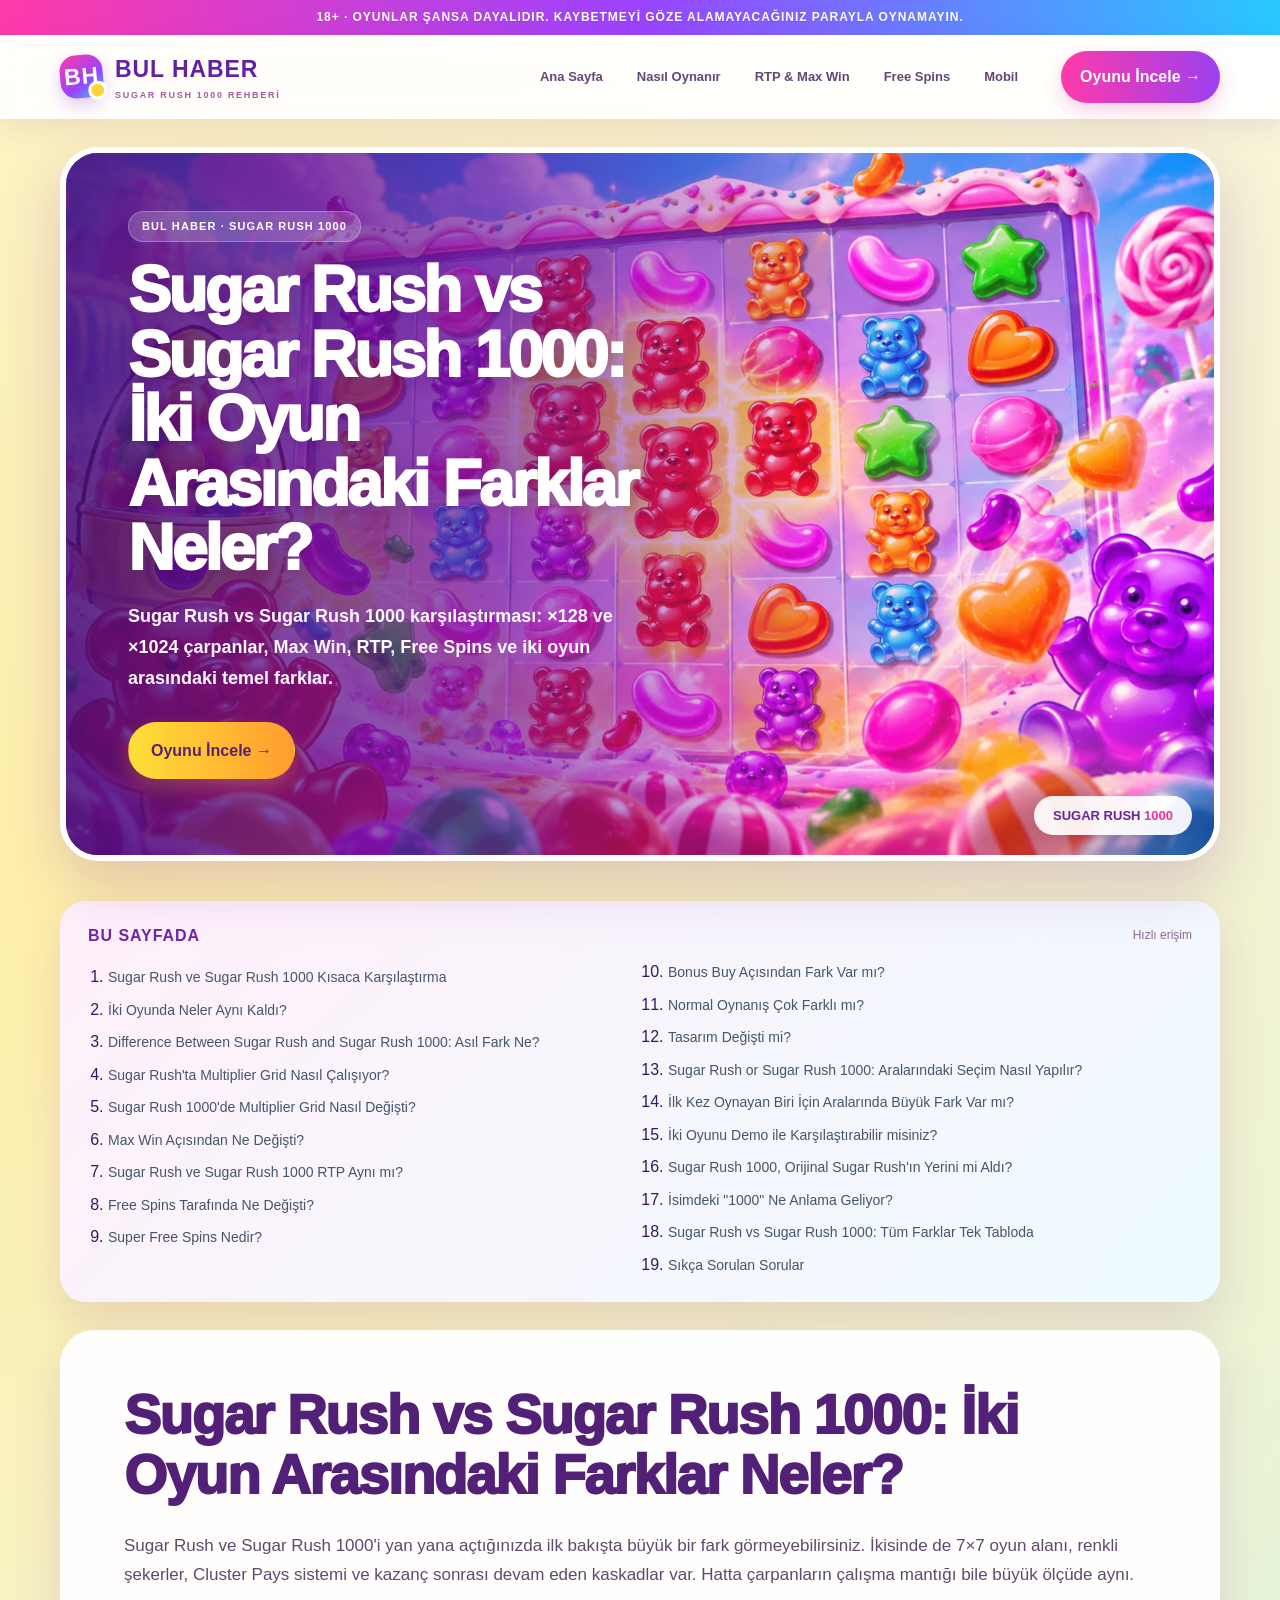
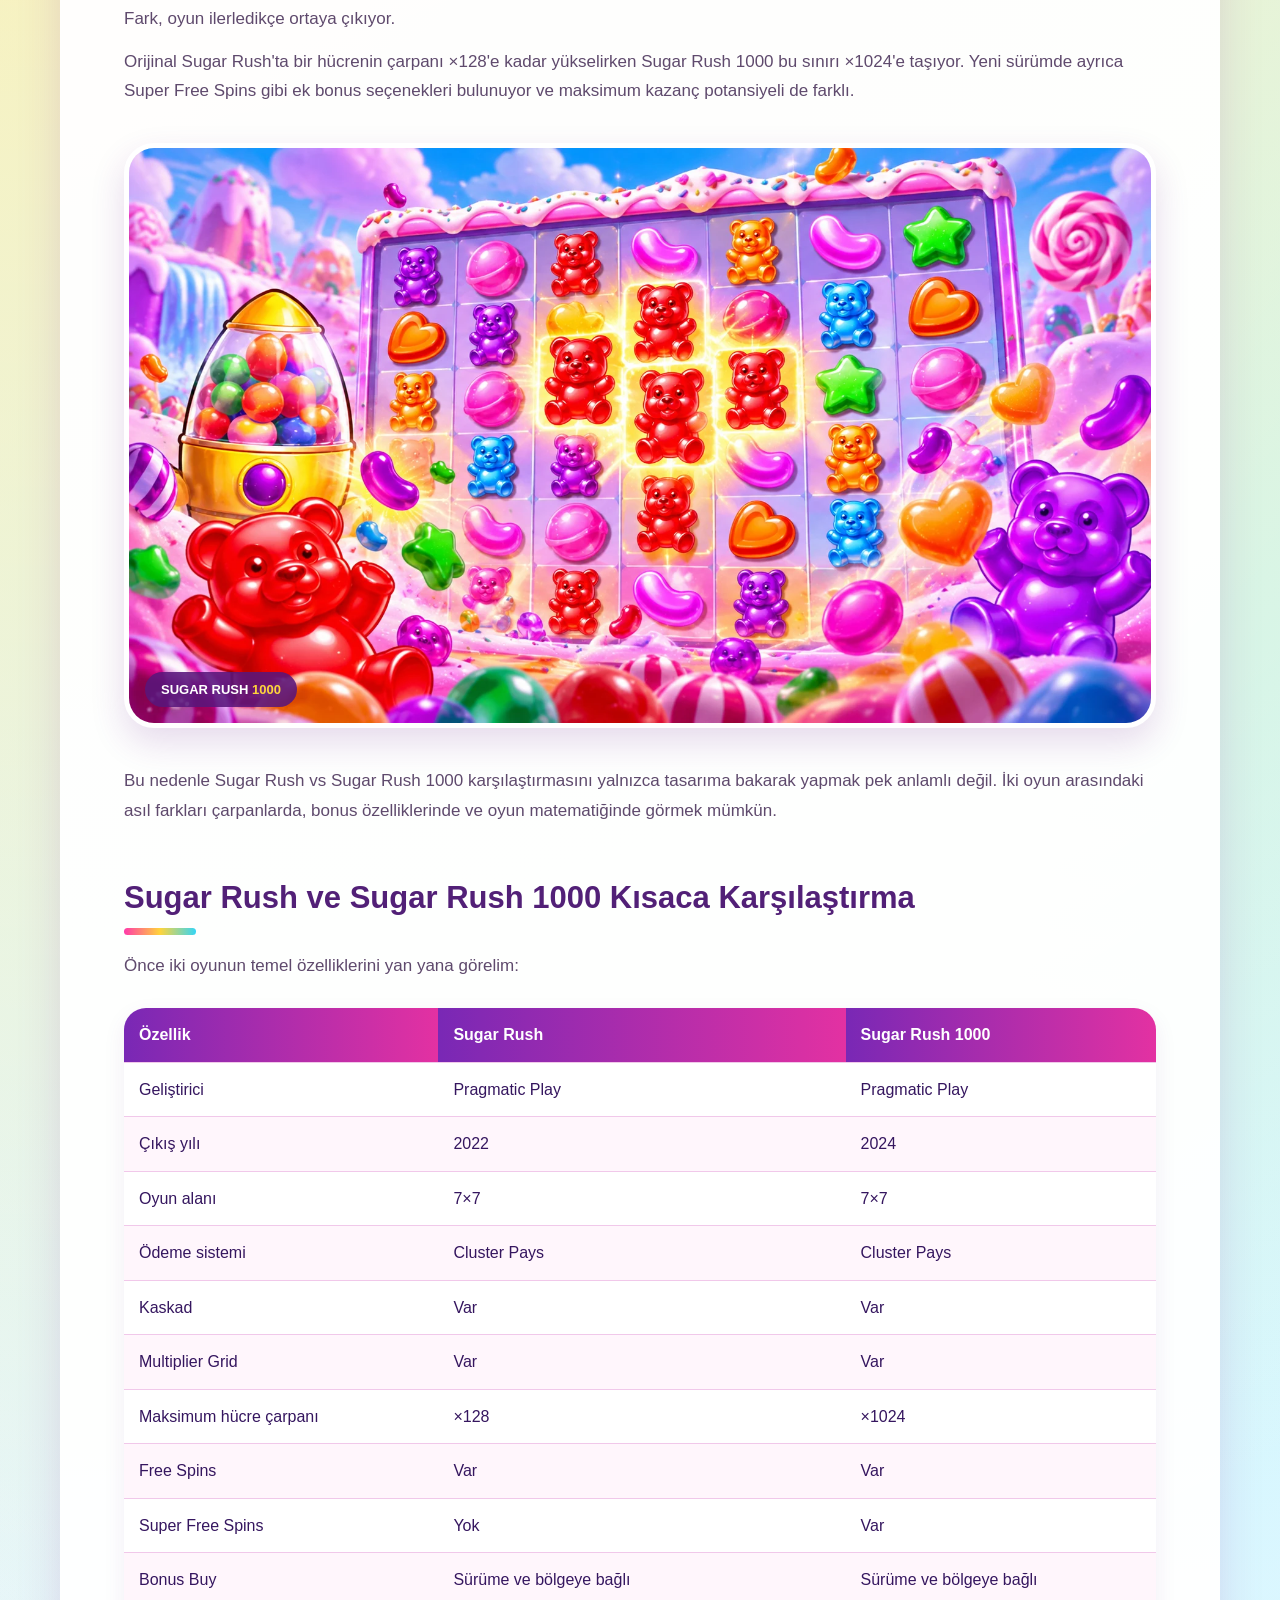
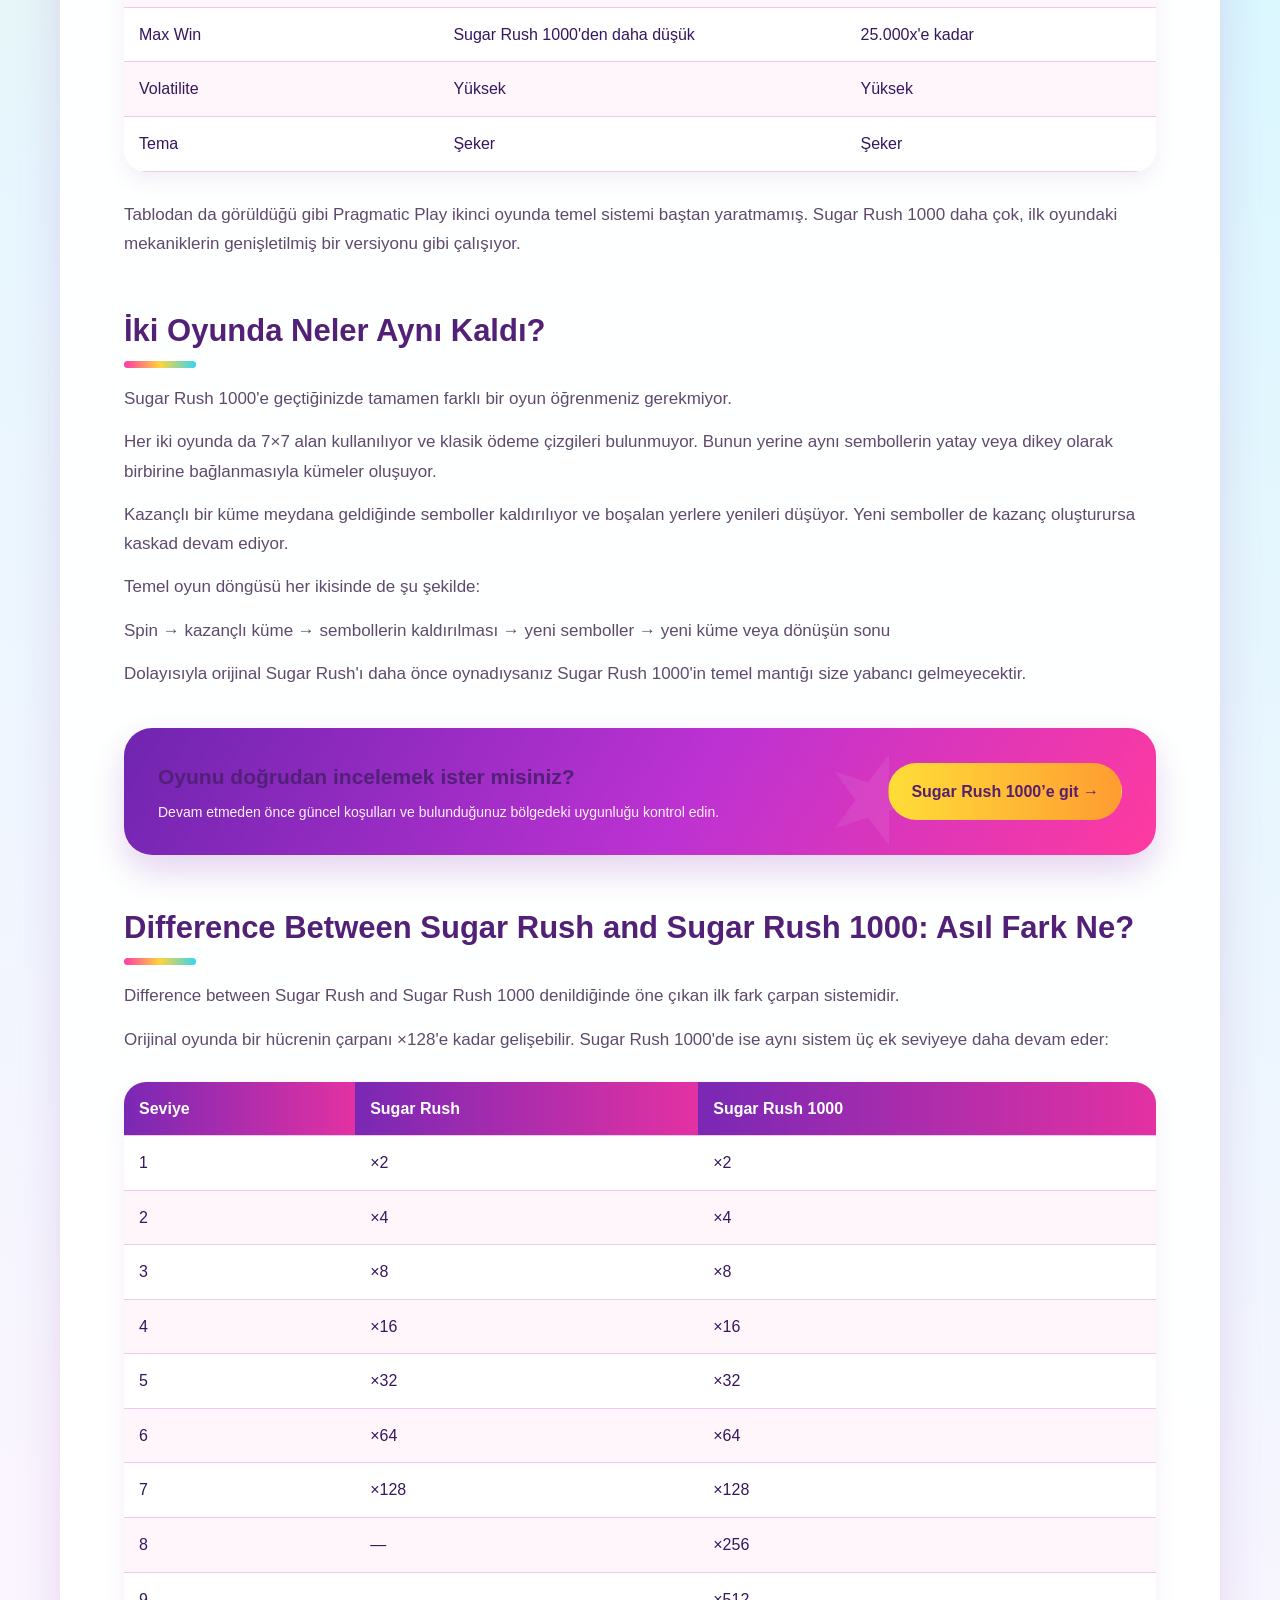
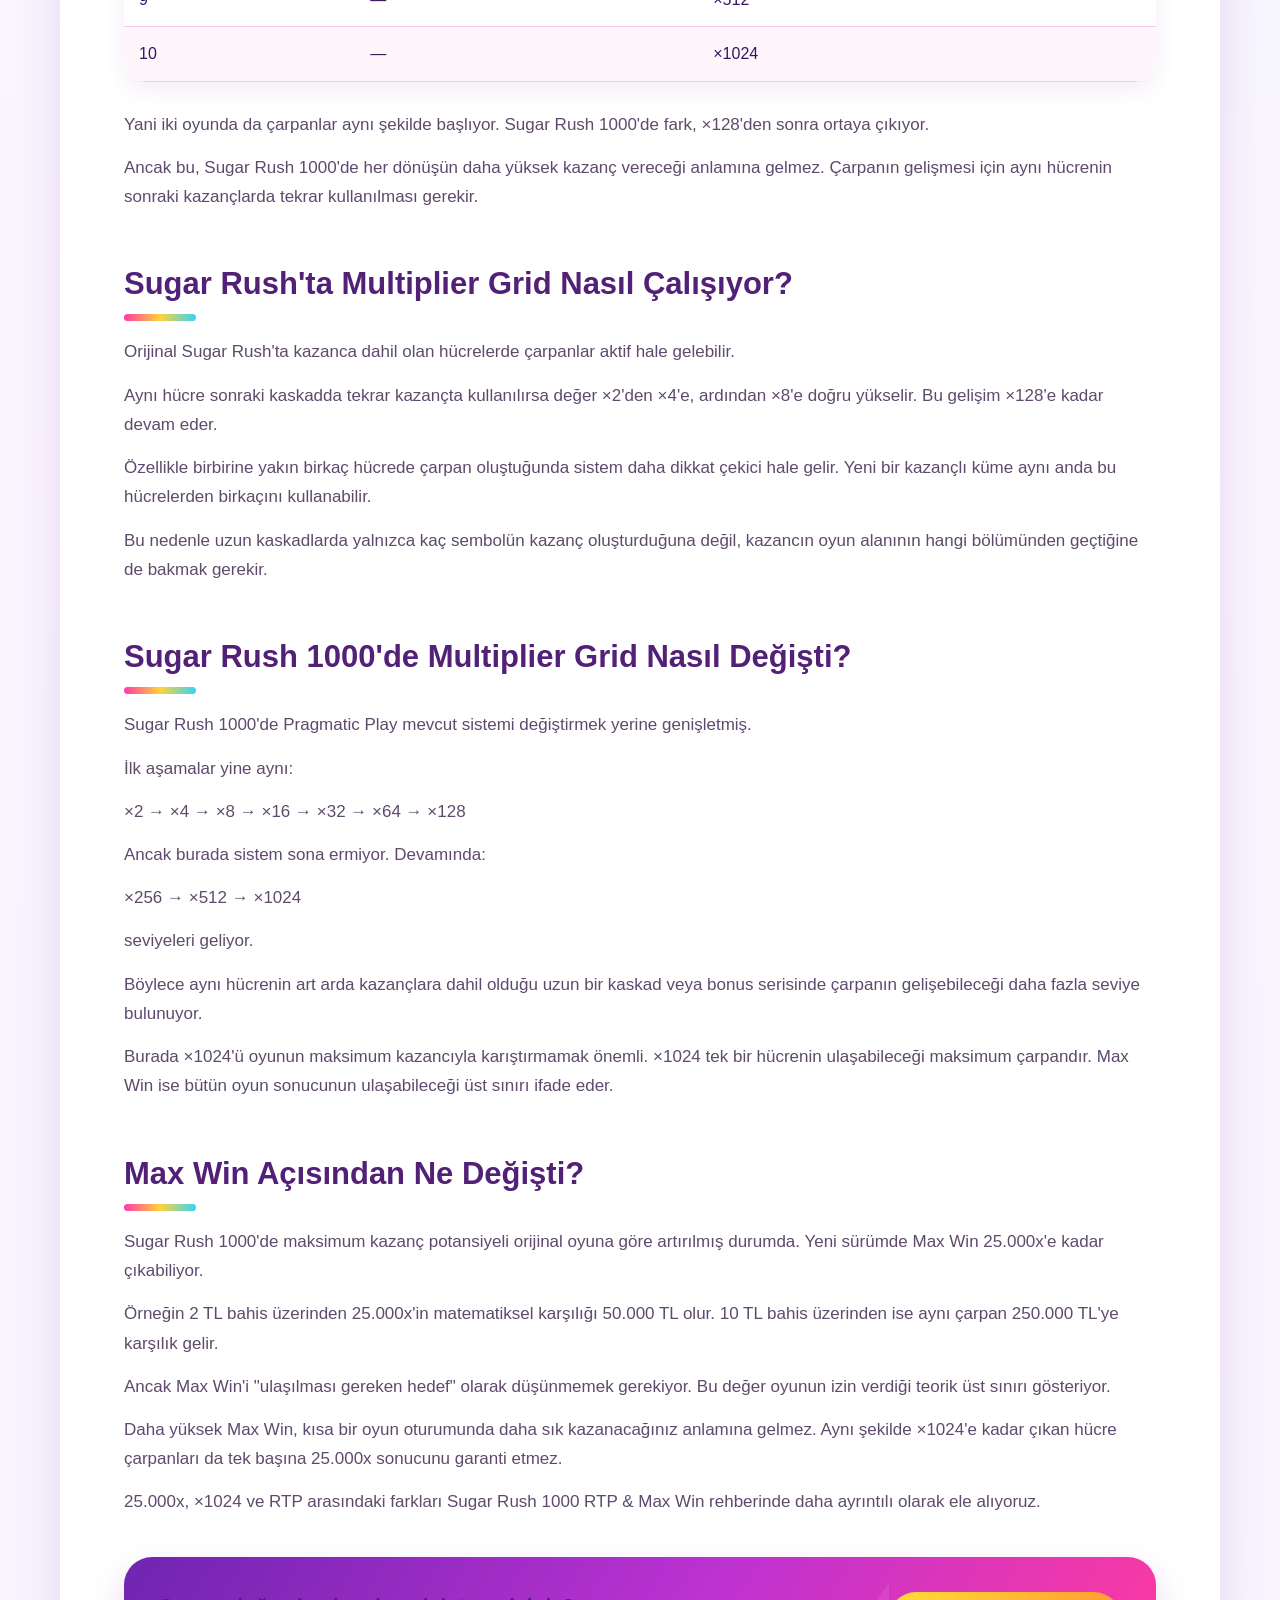
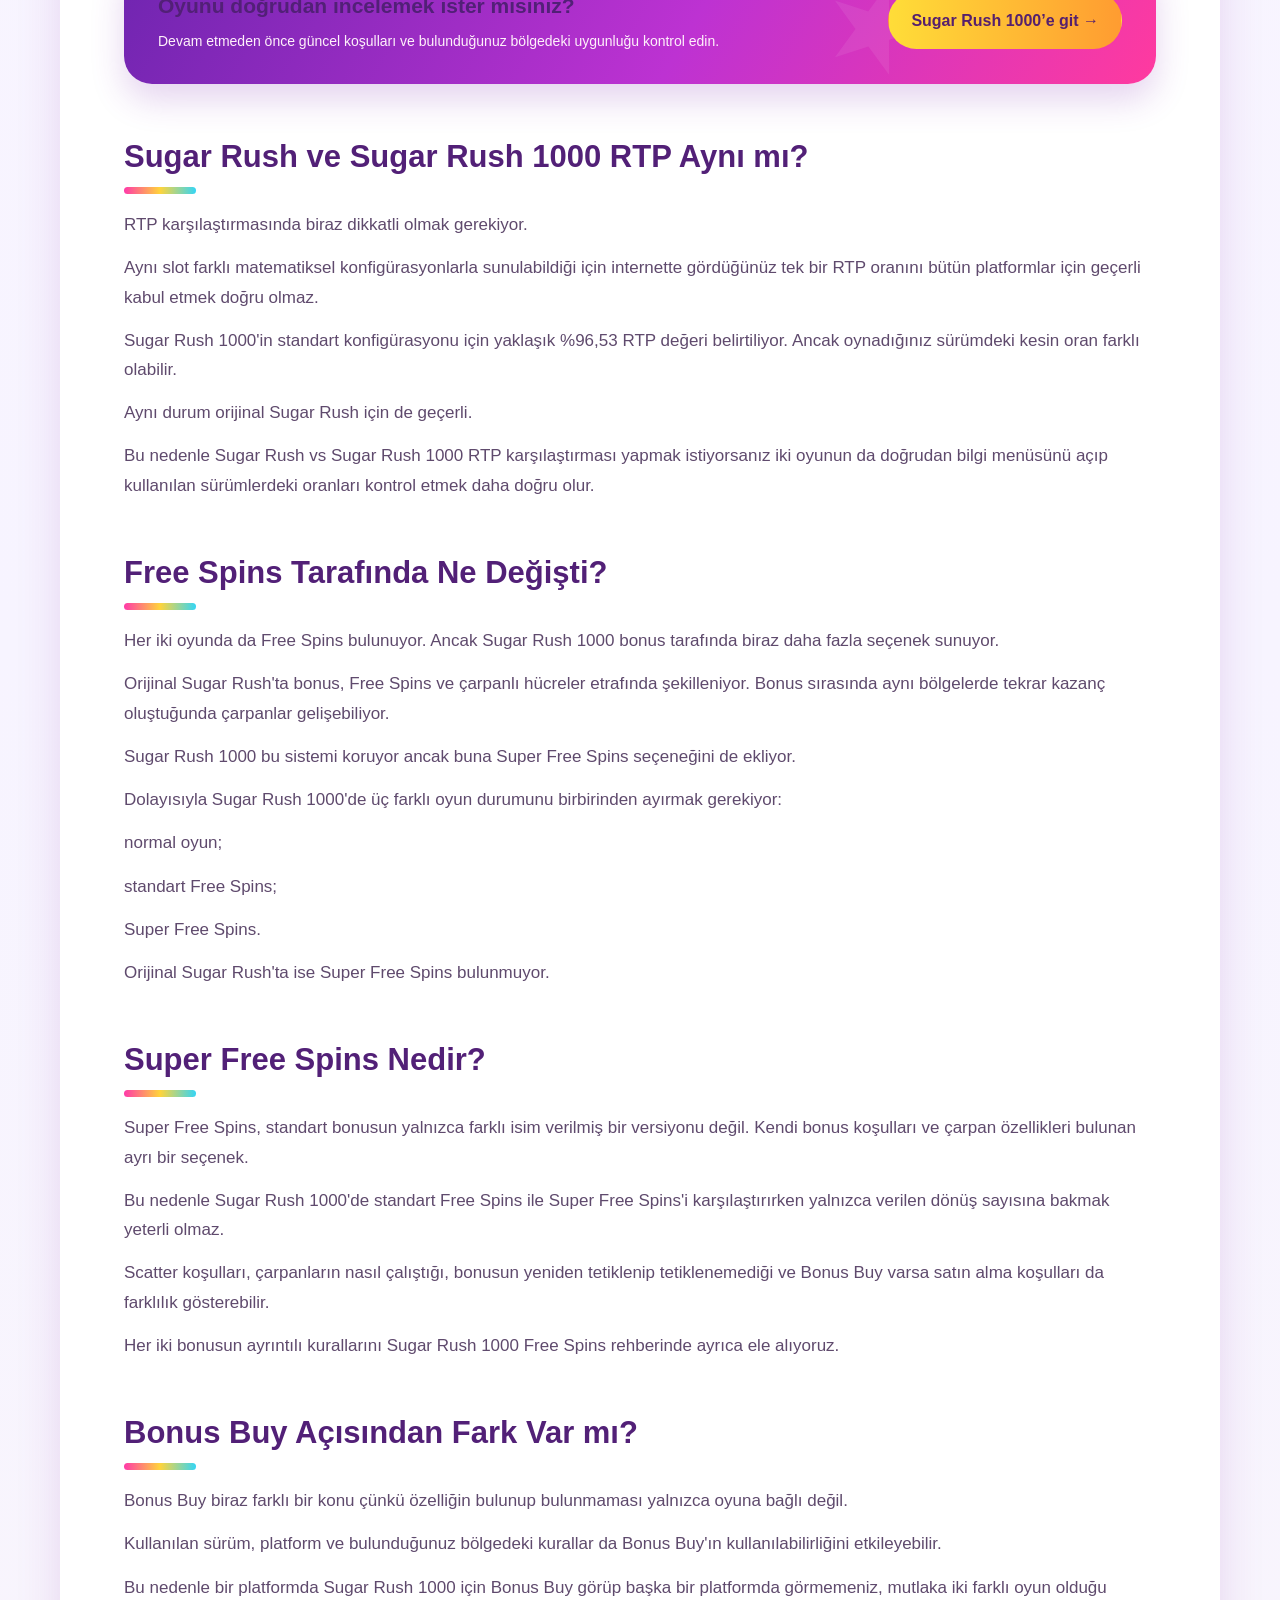
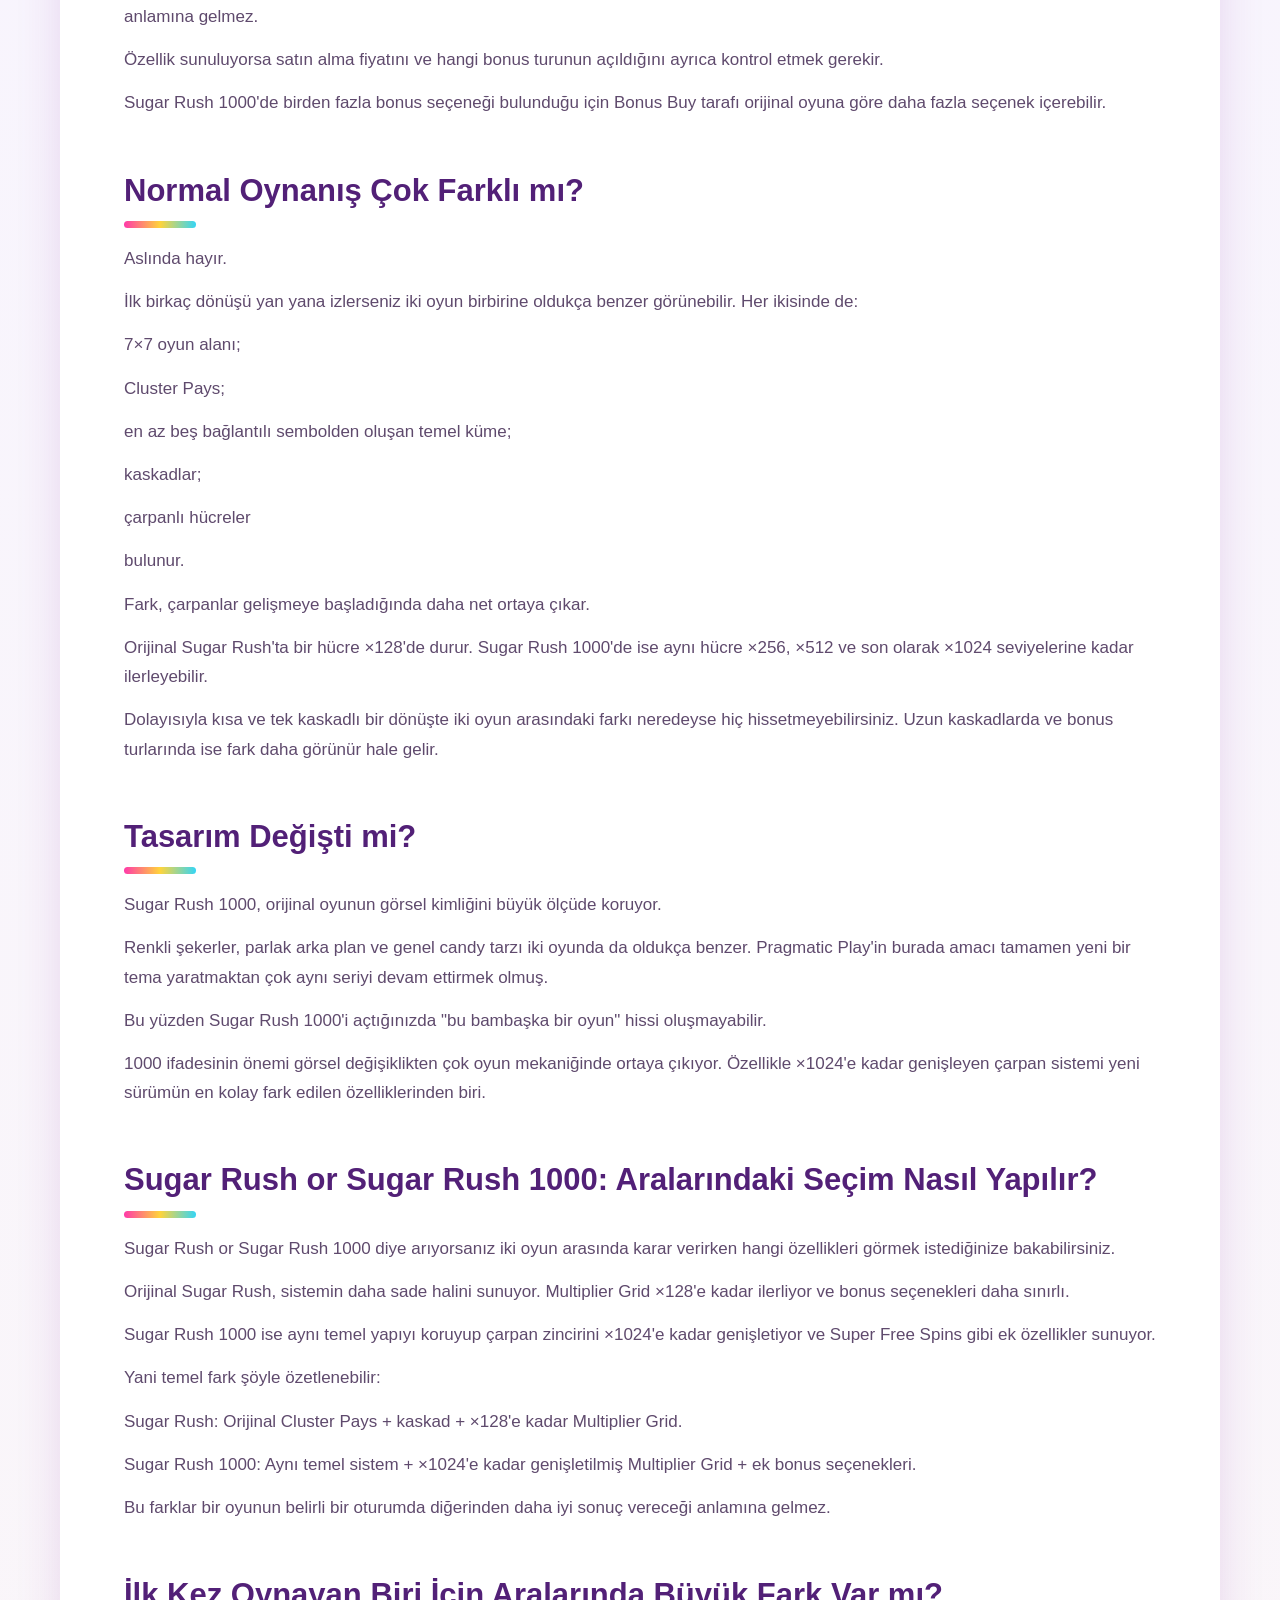
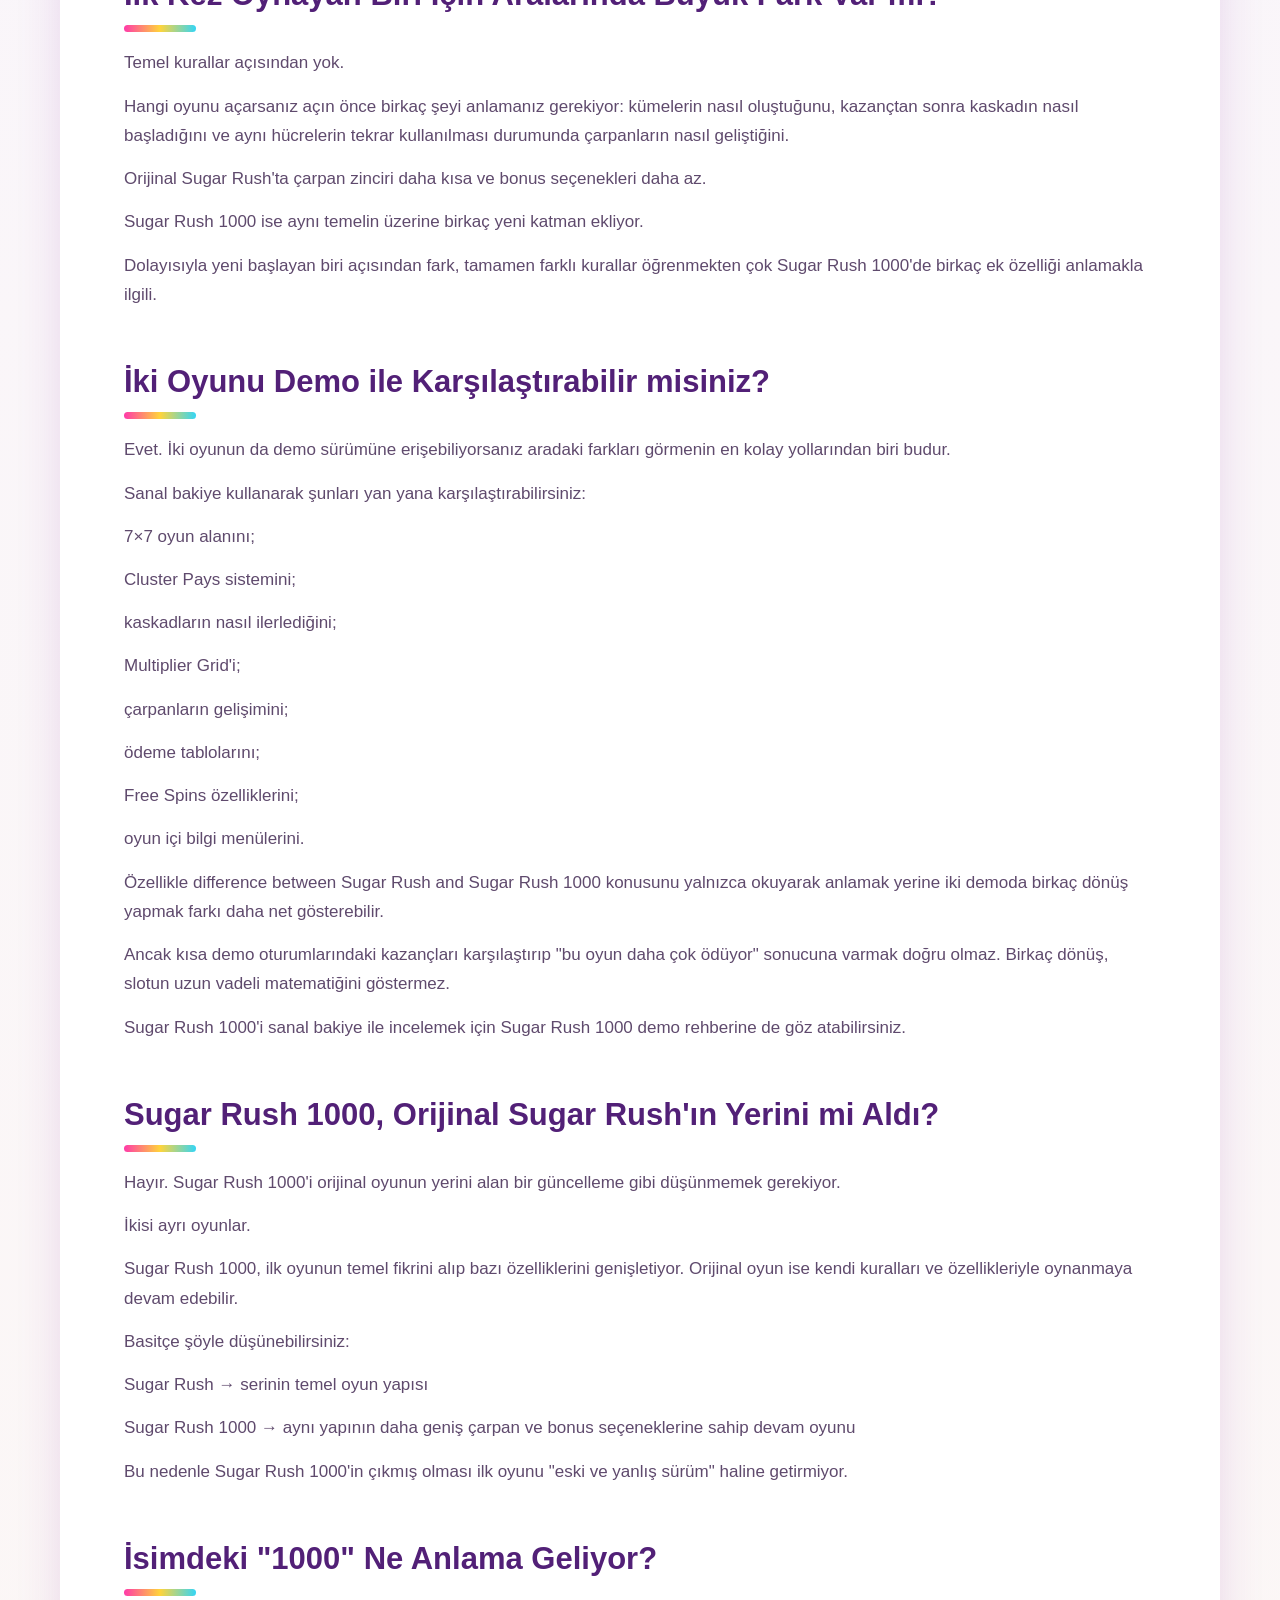
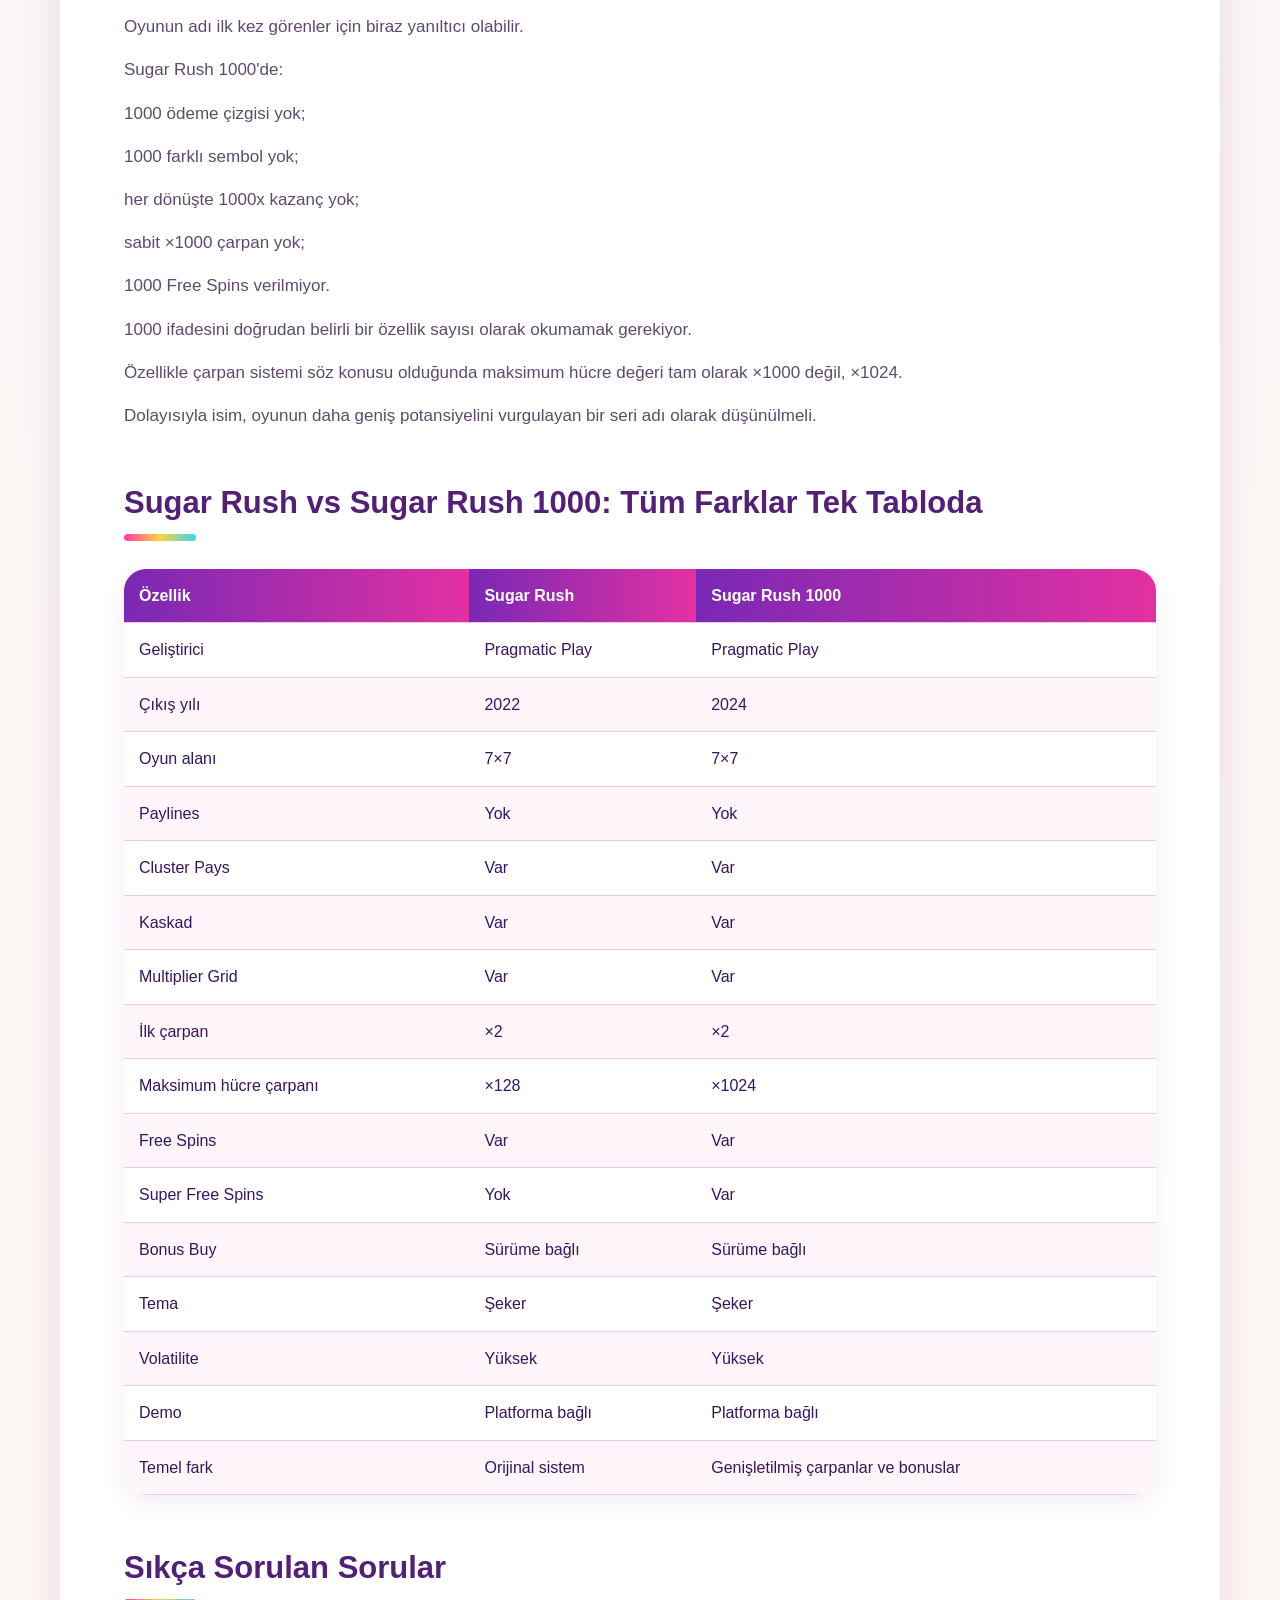
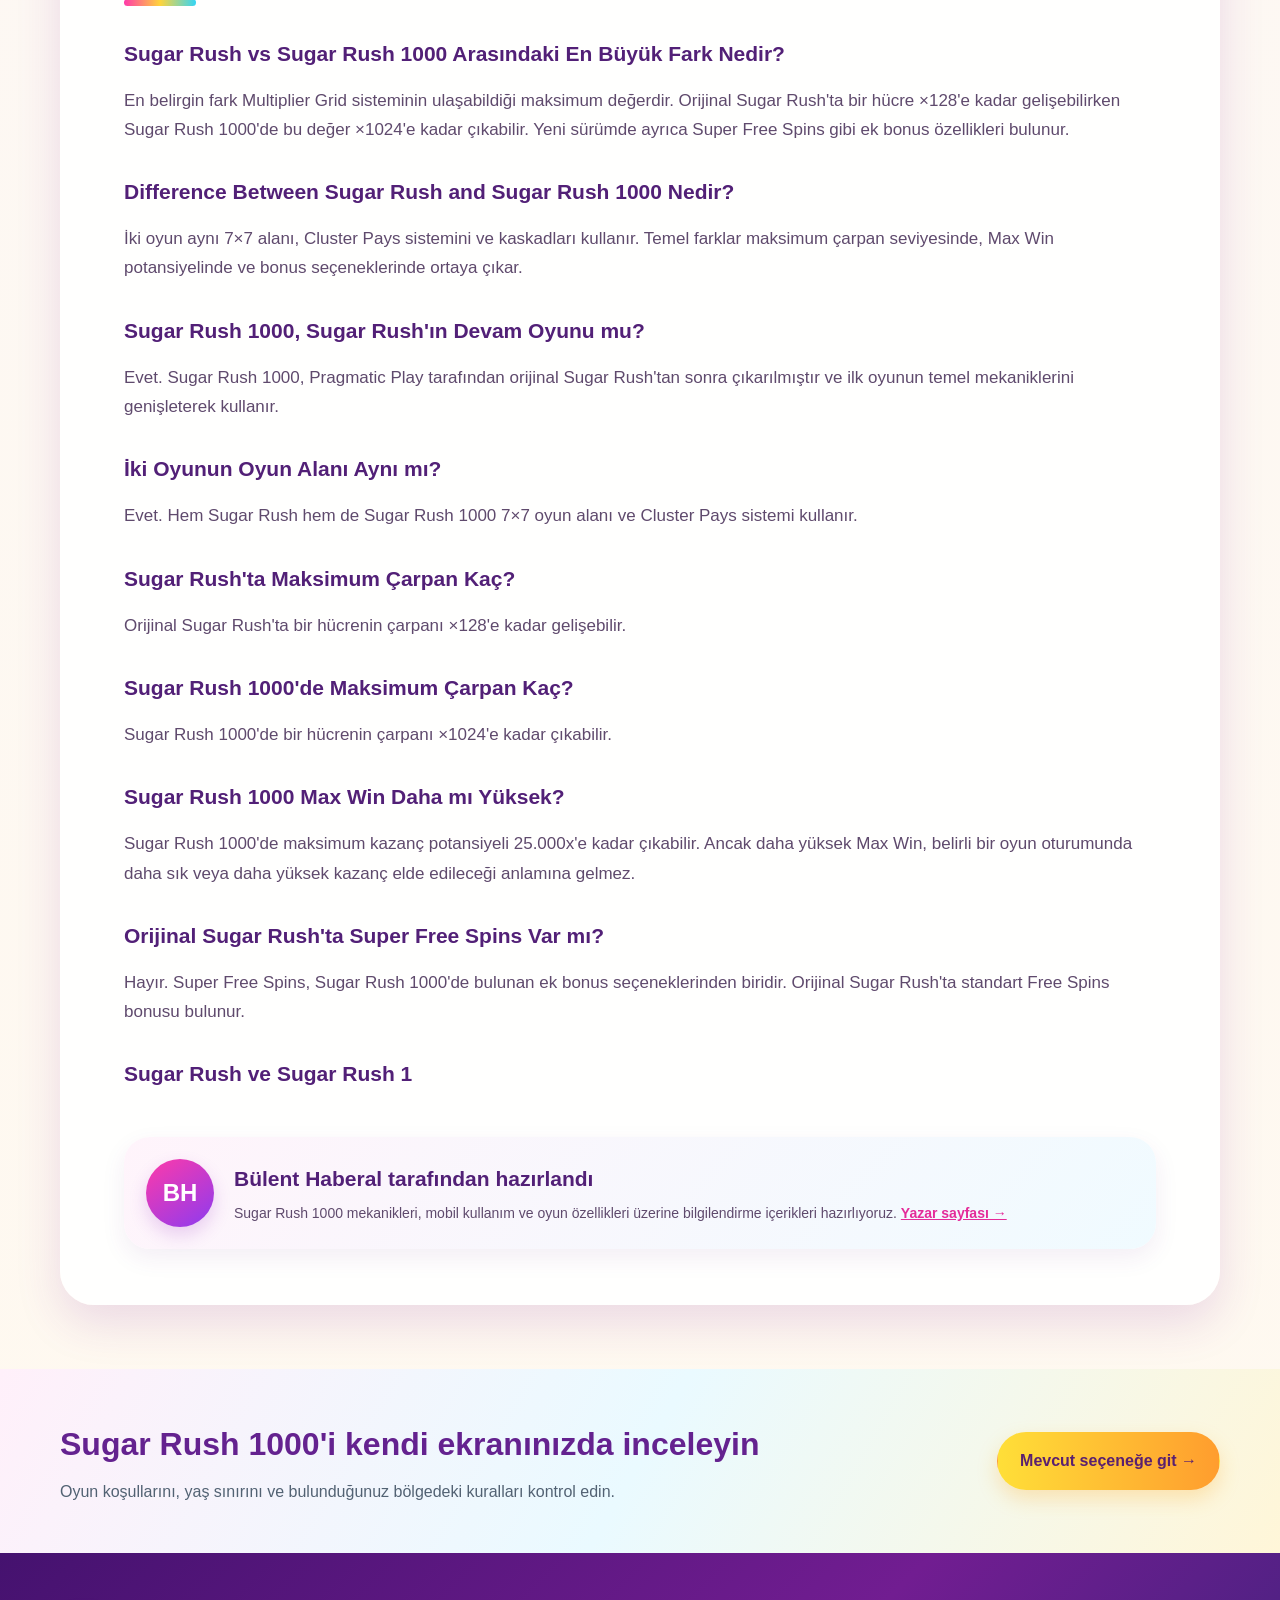
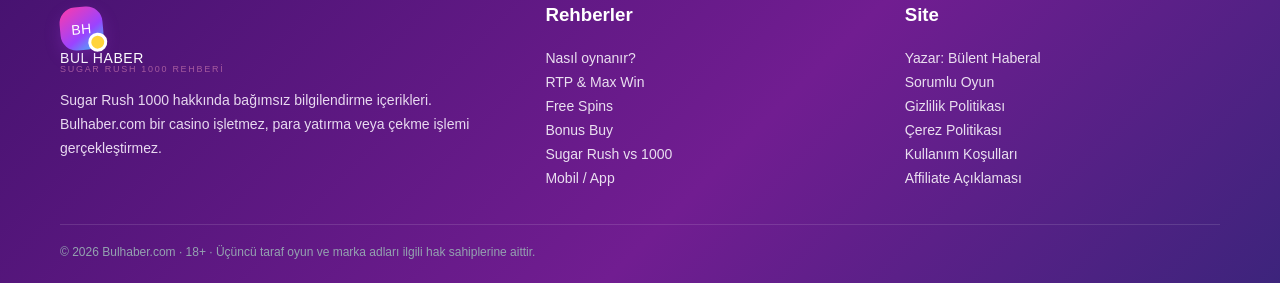
<file: sugar-rush-vs-sugar-rush-1000/index.html>
<!doctype html><html lang="tr"><head><meta charset="utf-8"><meta name="viewport" content="width=device-width,initial-scale=1"><meta name="google-site-verification" content="w_2lZKJKAQImdapxI91HxqJXmrQn_Uu8EXxJp67fZOU" /><title>Sugar Rush vs Sugar Rush 1000 – Aralarındaki Farklar Neler?</title><meta name="description" content="Sugar Rush vs Sugar Rush 1000 karşılaştırması: ×128 ve ×1024 çarpanlar, Max Win, RTP, Free Spins ve iki oyun arasındaki temel farklar."><link rel="canonical" href="https://bulhaber.com/sugar-rush-vs-sugar-rush-1000/"><meta property="og:type" content="article"><meta property="og:title" content="Sugar Rush vs Sugar Rush 1000 – Aralarındaki Farklar Neler?"><meta property="og:description" content="Sugar Rush vs Sugar Rush 1000 karşılaştırması: ×128 ve ×1024 çarpanlar, Max Win, RTP, Free Spins ve iki oyun arasındaki temel farklar."><meta property="og:url" content="https://bulhaber.com/sugar-rush-vs-sugar-rush-1000/"><meta property="og:image" content="https://bulhaber.com/assets/images/hero.webp"><meta name="twitter:card" content="summary_large_image"><link rel="icon" href="/favicon.svg" type="image/svg+xml"><link rel="stylesheet" href="/assets/style.css"><script type="application/ld+json">{"@context": "https://schema.org", "@graph": [{"@type": "WebSite", "@id": "https://bulhaber.com/#website", "url": "https://bulhaber.com/", "name": "Bul Haber", "inLanguage": "tr-TR"}, {"@type": "Person", "@id": "https://bulhaber.com/author/bulent-haberal/#person", "name": "Bülent Haberal", "url": "https://bulhaber.com/author/bulent-haberal/"}, {"@type": "Article", "headline": "Sugar Rush vs Sugar Rush 1000: İki Oyun Arasındaki Farklar Neler?", "description": "Sugar Rush vs Sugar Rush 1000 karşılaştırması: ×128 ve ×1024 çarpanlar, Max Win, RTP, Free Spins ve iki oyun arasındaki temel farklar.", "mainEntityOfPage": "https://bulhaber.com/sugar-rush-vs-sugar-rush-1000/", "author": {"@id": "https://bulhaber.com/author/bulent-haberal/#person"}, "publisher": {"@type": "Organization", "name": "Bul Haber", "url": "https://bulhaber.com/"}, "inLanguage": "tr-TR"}, {"@type": "BreadcrumbList", "itemListElement": [{"@type": "ListItem", "position": 1, "name": "Ana Sayfa", "item": "https://bulhaber.com/"}, {"@type": "ListItem", "position": 2, "name": "Sugar Rush vs Sugar Rush 1000: İki Oyun Arasındaki Farklar Neler?", "item": "https://bulhaber.com/sugar-rush-vs-sugar-rush-1000/"}]}]}</script></head><body><div class="topbar">18+ · Oyunlar şansa dayalıdır. Kaybetmeyi göze alamayacağınız parayla oynamayın.</div><header class="site-header"><div class="wrap nav"><a class="brand" href="/"><span class="brand-mark">BH</span><span>BUL HABER<small>SUGAR RUSH 1000 REHBERİ</small></span></a><nav class="menu"><a href="/">Ana Sayfa</a><a href="/sugar-rush-1000-nasil-oynanir/">Nasıl Oynanır</a><a href="/sugar-rush-1000-rtp-max-win/">RTP &amp; Max Win</a><a href="/sugar-rush-1000-free-spins/">Free Spins</a><a href="/sugar-rush-1000-app/">Mobil</a></nav><a class="nav-cta" href="/info/" rel="nofollow sponsored">Oyunu İncele →</a><button class="hamb" aria-label="Menü">☰</button></div></header><section class="hero"><div class="wrap"><div class="hero-shell" style="min-height:430px"><img src="/assets/images/gameplay.webp" alt="Sugar Rush 1000 Sugar Rush vs Sugar Rush 1000"><div class="hero-overlay"></div><div class="hero-copy" style="padding-top:58px"><span class="eyebrow">BUL HABER · SUGAR RUSH 1000</span><h1>Sugar Rush vs Sugar Rush 1000: İki Oyun Arasındaki Farklar Neler?</h1><p>Sugar Rush vs Sugar Rush 1000 karşılaştırması: ×128 ve ×1024 çarpanlar, Max Win, RTP, Free Spins ve iki oyun arasındaki temel farklar.</p><div class="actions"><a class="btn btn-primary" href="/info/" rel="nofollow sponsored">Oyunu İncele →</a></div></div><div class="game-stamp">SUGAR RUSH <span>1000</span></div></div></div></section><main class="main" id="rehber"><div class="wrap"><div class="toc"><div class="toc-head"><h2>Bu sayfada</h2><span style="font-size:12px;color:#8b6c94">Hızlı erişim</span></div><ol><li><a href="#sugar-rush-ve-sugar-rush-1000-kisaca-karsilastirma">Sugar Rush ve Sugar Rush 1000 Kısaca Karşılaştırma</a></li><li><a href="#iki-oyunda-neler-ayni-kaldi">İki Oyunda Neler Aynı Kaldı?</a></li><li><a href="#difference-between-sugar-rush-and-sugar-rush-1000-asil-fark-ne">Difference Between Sugar Rush and Sugar Rush 1000: Asıl Fark Ne?</a></li><li><a href="#sugar-rush-ta-multiplier-grid-nasil-calisiyor">Sugar Rush&#x27;ta Multiplier Grid Nasıl Çalışıyor?</a></li><li><a href="#sugar-rush-1000-de-multiplier-grid-nasil-degisti">Sugar Rush 1000&#x27;de Multiplier Grid Nasıl Değişti?</a></li><li><a href="#max-win-acisindan-ne-degisti">Max Win Açısından Ne Değişti?</a></li><li><a href="#sugar-rush-ve-sugar-rush-1000-rtp-ayni-mi">Sugar Rush ve Sugar Rush 1000 RTP Aynı mı?</a></li><li><a href="#free-spins-tarafinda-ne-degisti">Free Spins Tarafında Ne Değişti?</a></li><li><a href="#super-free-spins-nedir">Super Free Spins Nedir?</a></li><li><a href="#bonus-buy-acisindan-fark-var-mi">Bonus Buy Açısından Fark Var mı?</a></li><li><a href="#normal-oynanis-cok-farkli-mi">Normal Oynanış Çok Farklı mı?</a></li><li><a href="#tasarim-degisti-mi">Tasarım Değişti mi?</a></li><li><a href="#sugar-rush-or-sugar-rush-1000-aralarindaki-secim-nasil-yapilir">Sugar Rush or Sugar Rush 1000: Aralarındaki Seçim Nasıl Yapılır?</a></li><li><a href="#ilk-kez-oynayan-biri-icin-aralarinda-buyuk-fark-var-mi">İlk Kez Oynayan Biri İçin Aralarında Büyük Fark Var mı?</a></li><li><a href="#iki-oyunu-demo-ile-karsilastirabilir-misiniz">İki Oyunu Demo ile Karşılaştırabilir misiniz?</a></li><li><a href="#sugar-rush-1000-orijinal-sugar-rush-in-yerini-mi-aldi">Sugar Rush 1000, Orijinal Sugar Rush&#x27;ın Yerini mi Aldı?</a></li><li><a href="#isimdeki-1000-ne-anlama-geliyor">İsimdeki &quot;1000&quot; Ne Anlama Geliyor?</a></li><li><a href="#sugar-rush-vs-sugar-rush-1000-tum-farklar-tek-tabloda">Sugar Rush vs Sugar Rush 1000: Tüm Farklar Tek Tabloda</a></li><li><a href="#sikca-sorulan-sorular">Sıkça Sorulan Sorular</a></li></ol></div><article class="article"><h1>Sugar Rush vs Sugar Rush 1000: İki Oyun Arasındaki Farklar Neler?</h1><p>Sugar Rush ve Sugar Rush 1000&#x27;i yan yana açtığınızda ilk bakışta büyük bir fark görmeyebilirsiniz. İkisinde de 7×7 oyun alanı, renkli şekerler, Cluster Pays sistemi ve kazanç sonrası devam eden kaskadlar var. Hatta çarpanların çalışma mantığı bile büyük ölçüde aynı.</p><p>Fark, oyun ilerledikçe ortaya çıkıyor.</p><p>Orijinal Sugar Rush&#x27;ta bir hücrenin çarpanı ×128&#x27;e kadar yükselirken Sugar Rush 1000 bu sınırı ×1024&#x27;e taşıyor. Yeni sürümde ayrıca Super Free Spins gibi ek bonus seçenekleri bulunuyor ve maksimum kazanç potansiyeli de farklı.</p><figure class="media"><img src="/assets/images/gameplay.webp" alt="Sugar Rush 1000 oyun görseli" loading="eager"><figcaption class="media-label">SUGAR RUSH <span>1000</span></figcaption></figure><p>Bu nedenle Sugar Rush vs Sugar Rush 1000 karşılaştırmasını yalnızca tasarıma bakarak yapmak pek anlamlı değil. İki oyun arasındaki asıl farkları çarpanlarda, bonus özelliklerinde ve oyun matematiğinde görmek mümkün.</p><h2 id="sugar-rush-ve-sugar-rush-1000-kisaca-karsilastirma">Sugar Rush ve Sugar Rush 1000 Kısaca Karşılaştırma</h2><p>Önce iki oyunun temel özelliklerini yan yana görelim:</p><div class="table-wrap"><table><thead><tr><th>Özellik</th><th>Sugar Rush</th><th>Sugar Rush 1000</th></tr></thead><tbody><tr><td>Geliştirici</td><td>Pragmatic Play</td><td>Pragmatic Play</td></tr><tr><td>Çıkış yılı</td><td>2022</td><td>2024</td></tr><tr><td>Oyun alanı</td><td>7×7</td><td>7×7</td></tr><tr><td>Ödeme sistemi</td><td>Cluster Pays</td><td>Cluster Pays</td></tr><tr><td>Kaskad</td><td>Var</td><td>Var</td></tr><tr><td>Multiplier Grid</td><td>Var</td><td>Var</td></tr><tr><td>Maksimum hücre çarpanı</td><td>×128</td><td>×1024</td></tr><tr><td>Free Spins</td><td>Var</td><td>Var</td></tr><tr><td>Super Free Spins</td><td>Yok</td><td>Var</td></tr><tr><td>Bonus Buy</td><td>Sürüme ve bölgeye bağlı</td><td>Sürüme ve bölgeye bağlı</td></tr><tr><td>Max Win</td><td>Sugar Rush 1000&#x27;den daha düşük</td><td>25.000x&#x27;e kadar</td></tr><tr><td>Volatilite</td><td>Yüksek</td><td>Yüksek</td></tr><tr><td>Tema</td><td>Şeker</td><td>Şeker</td></tr></tbody></table></div><p>Tablodan da görüldüğü gibi Pragmatic Play ikinci oyunda temel sistemi baştan yaratmamış. Sugar Rush 1000 daha çok, ilk oyundaki mekaniklerin genişletilmiş bir versiyonu gibi çalışıyor.</p><h2 id="iki-oyunda-neler-ayni-kaldi">İki Oyunda Neler Aynı Kaldı?</h2><p>Sugar Rush 1000&#x27;e geçtiğinizde tamamen farklı bir oyun öğrenmeniz gerekmiyor.</p><p>Her iki oyunda da 7×7 alan kullanılıyor ve klasik ödeme çizgileri bulunmuyor. Bunun yerine aynı sembollerin yatay veya dikey olarak birbirine bağlanmasıyla kümeler oluşuyor.</p><p>Kazançlı bir küme meydana geldiğinde semboller kaldırılıyor ve boşalan yerlere yenileri düşüyor. Yeni semboller de kazanç oluşturursa kaskad devam ediyor.</p><p>Temel oyun döngüsü her ikisinde de şu şekilde:</p><p>Spin → kazançlı küme → sembollerin kaldırılması → yeni semboller → yeni küme veya dönüşün sonu</p><p>Dolayısıyla orijinal Sugar Rush&#x27;ı daha önce oynadıysanız Sugar Rush 1000&#x27;in temel mantığı size yabancı gelmeyecektir.</p><div class="cta-strip"><div><h3>Oyunu doğrudan incelemek ister misiniz?</h3><p>Devam etmeden önce güncel koşulları ve bulunduğunuz bölgedeki uygunluğu kontrol edin.</p></div><a class="btn" href="/info/" rel="nofollow sponsored">Sugar Rush 1000’e git →</a></div><h2 id="difference-between-sugar-rush-and-sugar-rush-1000-asil-fark-ne">Difference Between Sugar Rush and Sugar Rush 1000: Asıl Fark Ne?</h2><p>Difference between Sugar Rush and Sugar Rush 1000 denildiğinde öne çıkan ilk fark çarpan sistemidir.</p><p>Orijinal oyunda bir hücrenin çarpanı ×128&#x27;e kadar gelişebilir. Sugar Rush 1000&#x27;de ise aynı sistem üç ek seviyeye daha devam eder:</p><div class="table-wrap"><table><thead><tr><th>Seviye</th><th>Sugar Rush</th><th>Sugar Rush 1000</th></tr></thead><tbody><tr><td>1</td><td>×2</td><td>×2</td></tr><tr><td>2</td><td>×4</td><td>×4</td></tr><tr><td>3</td><td>×8</td><td>×8</td></tr><tr><td>4</td><td>×16</td><td>×16</td></tr><tr><td>5</td><td>×32</td><td>×32</td></tr><tr><td>6</td><td>×64</td><td>×64</td></tr><tr><td>7</td><td>×128</td><td>×128</td></tr><tr><td>8</td><td>—</td><td>×256</td></tr><tr><td>9</td><td>—</td><td>×512</td></tr><tr><td>10</td><td>—</td><td>×1024</td></tr></tbody></table></div><p>Yani iki oyunda da çarpanlar aynı şekilde başlıyor. Sugar Rush 1000&#x27;de fark, ×128&#x27;den sonra ortaya çıkıyor.</p><p>Ancak bu, Sugar Rush 1000&#x27;de her dönüşün daha yüksek kazanç vereceği anlamına gelmez. Çarpanın gelişmesi için aynı hücrenin sonraki kazançlarda tekrar kullanılması gerekir.</p><h2 id="sugar-rush-ta-multiplier-grid-nasil-calisiyor">Sugar Rush&#x27;ta Multiplier Grid Nasıl Çalışıyor?</h2><p>Orijinal Sugar Rush&#x27;ta kazanca dahil olan hücrelerde çarpanlar aktif hale gelebilir.</p><p>Aynı hücre sonraki kaskadda tekrar kazançta kullanılırsa değer ×2&#x27;den ×4&#x27;e, ardından ×8&#x27;e doğru yükselir. Bu gelişim ×128&#x27;e kadar devam eder.</p><p>Özellikle birbirine yakın birkaç hücrede çarpan oluştuğunda sistem daha dikkat çekici hale gelir. Yeni bir kazançlı küme aynı anda bu hücrelerden birkaçını kullanabilir.</p><p>Bu nedenle uzun kaskadlarda yalnızca kaç sembolün kazanç oluşturduğuna değil, kazancın oyun alanının hangi bölümünden geçtiğine de bakmak gerekir.</p><h2 id="sugar-rush-1000-de-multiplier-grid-nasil-degisti">Sugar Rush 1000&#x27;de Multiplier Grid Nasıl Değişti?</h2><p>Sugar Rush 1000&#x27;de Pragmatic Play mevcut sistemi değiştirmek yerine genişletmiş.</p><p>İlk aşamalar yine aynı:</p><p>×2 → ×4 → ×8 → ×16 → ×32 → ×64 → ×128</p><p>Ancak burada sistem sona ermiyor. Devamında:</p><p>×256 → ×512 → ×1024</p><p>seviyeleri geliyor.</p><p>Böylece aynı hücrenin art arda kazançlara dahil olduğu uzun bir kaskad veya bonus serisinde çarpanın gelişebileceği daha fazla seviye bulunuyor.</p><p>Burada ×1024&#x27;ü oyunun maksimum kazancıyla karıştırmamak önemli. ×1024 tek bir hücrenin ulaşabileceği maksimum çarpandır. Max Win ise bütün oyun sonucunun ulaşabileceği üst sınırı ifade eder.</p><h2 id="max-win-acisindan-ne-degisti">Max Win Açısından Ne Değişti?</h2><p>Sugar Rush 1000&#x27;de maksimum kazanç potansiyeli orijinal oyuna göre artırılmış durumda. Yeni sürümde Max Win 25.000x&#x27;e kadar çıkabiliyor.</p><p>Örneğin 2 TL bahis üzerinden 25.000x&#x27;in matematiksel karşılığı 50.000 TL olur. 10 TL bahis üzerinden ise aynı çarpan 250.000 TL&#x27;ye karşılık gelir.</p><p>Ancak Max Win&#x27;i &quot;ulaşılması gereken hedef&quot; olarak düşünmemek gerekiyor. Bu değer oyunun izin verdiği teorik üst sınırı gösteriyor.</p><p>Daha yüksek Max Win, kısa bir oyun oturumunda daha sık kazanacağınız anlamına gelmez. Aynı şekilde ×1024&#x27;e kadar çıkan hücre çarpanları da tek başına 25.000x sonucunu garanti etmez.</p><p>25.000x, ×1024 ve RTP arasındaki farkları Sugar Rush 1000 RTP &amp; Max Win rehberinde daha ayrıntılı olarak ele alıyoruz.</p><div class="cta-strip"><div><h3>Oyunu doğrudan incelemek ister misiniz?</h3><p>Devam etmeden önce güncel koşulları ve bulunduğunuz bölgedeki uygunluğu kontrol edin.</p></div><a class="btn" href="/info/" rel="nofollow sponsored">Sugar Rush 1000’e git →</a></div><h2 id="sugar-rush-ve-sugar-rush-1000-rtp-ayni-mi">Sugar Rush ve Sugar Rush 1000 RTP Aynı mı?</h2><p>RTP karşılaştırmasında biraz dikkatli olmak gerekiyor.</p><p>Aynı slot farklı matematiksel konfigürasyonlarla sunulabildiği için internette gördüğünüz tek bir RTP oranını bütün platformlar için geçerli kabul etmek doğru olmaz.</p><p>Sugar Rush 1000&#x27;in standart konfigürasyonu için yaklaşık %96,53 RTP değeri belirtiliyor. Ancak oynadığınız sürümdeki kesin oran farklı olabilir.</p><p>Aynı durum orijinal Sugar Rush için de geçerli.</p><p>Bu nedenle Sugar Rush vs Sugar Rush 1000 RTP karşılaştırması yapmak istiyorsanız iki oyunun da doğrudan bilgi menüsünü açıp kullanılan sürümlerdeki oranları kontrol etmek daha doğru olur.</p><h2 id="free-spins-tarafinda-ne-degisti">Free Spins Tarafında Ne Değişti?</h2><p>Her iki oyunda da Free Spins bulunuyor. Ancak Sugar Rush 1000 bonus tarafında biraz daha fazla seçenek sunuyor.</p><p>Orijinal Sugar Rush&#x27;ta bonus, Free Spins ve çarpanlı hücreler etrafında şekilleniyor. Bonus sırasında aynı bölgelerde tekrar kazanç oluştuğunda çarpanlar gelişebiliyor.</p><p>Sugar Rush 1000 bu sistemi koruyor ancak buna Super Free Spins seçeneğini de ekliyor.</p><p>Dolayısıyla Sugar Rush 1000&#x27;de üç farklı oyun durumunu birbirinden ayırmak gerekiyor:</p><p>normal oyun;</p><p>standart Free Spins;</p><p>Super Free Spins.</p><p>Orijinal Sugar Rush&#x27;ta ise Super Free Spins bulunmuyor.</p><h2 id="super-free-spins-nedir">Super Free Spins Nedir?</h2><p>Super Free Spins, standart bonusun yalnızca farklı isim verilmiş bir versiyonu değil. Kendi bonus koşulları ve çarpan özellikleri bulunan ayrı bir seçenek.</p><p>Bu nedenle Sugar Rush 1000&#x27;de standart Free Spins ile Super Free Spins&#x27;i karşılaştırırken yalnızca verilen dönüş sayısına bakmak yeterli olmaz.</p><p>Scatter koşulları, çarpanların nasıl çalıştığı, bonusun yeniden tetiklenip tetiklenemediği ve Bonus Buy varsa satın alma koşulları da farklılık gösterebilir.</p><p>Her iki bonusun ayrıntılı kurallarını Sugar Rush 1000 Free Spins rehberinde ayrıca ele alıyoruz.</p><h2 id="bonus-buy-acisindan-fark-var-mi">Bonus Buy Açısından Fark Var mı?</h2><p>Bonus Buy biraz farklı bir konu çünkü özelliğin bulunup bulunmaması yalnızca oyuna bağlı değil.</p><p>Kullanılan sürüm, platform ve bulunduğunuz bölgedeki kurallar da Bonus Buy&#x27;ın kullanılabilirliğini etkileyebilir.</p><p>Bu nedenle bir platformda Sugar Rush 1000 için Bonus Buy görüp başka bir platformda görmemeniz, mutlaka iki farklı oyun olduğu anlamına gelmez.</p><p>Özellik sunuluyorsa satın alma fiyatını ve hangi bonus turunun açıldığını ayrıca kontrol etmek gerekir.</p><p>Sugar Rush 1000&#x27;de birden fazla bonus seçeneği bulunduğu için Bonus Buy tarafı orijinal oyuna göre daha fazla seçenek içerebilir.</p><h2 id="normal-oynanis-cok-farkli-mi">Normal Oynanış Çok Farklı mı?</h2><p>Aslında hayır.</p><p>İlk birkaç dönüşü yan yana izlerseniz iki oyun birbirine oldukça benzer görünebilir. Her ikisinde de:</p><p>7×7 oyun alanı;</p><p>Cluster Pays;</p><p>en az beş bağlantılı sembolden oluşan temel küme;</p><p>kaskadlar;</p><p>çarpanlı hücreler</p><p>bulunur.</p><p>Fark, çarpanlar gelişmeye başladığında daha net ortaya çıkar.</p><p>Orijinal Sugar Rush&#x27;ta bir hücre ×128&#x27;de durur. Sugar Rush 1000&#x27;de ise aynı hücre ×256, ×512 ve son olarak ×1024 seviyelerine kadar ilerleyebilir.</p><p>Dolayısıyla kısa ve tek kaskadlı bir dönüşte iki oyun arasındaki farkı neredeyse hiç hissetmeyebilirsiniz. Uzun kaskadlarda ve bonus turlarında ise fark daha görünür hale gelir.</p><h2 id="tasarim-degisti-mi">Tasarım Değişti mi?</h2><p>Sugar Rush 1000, orijinal oyunun görsel kimliğini büyük ölçüde koruyor.</p><p>Renkli şekerler, parlak arka plan ve genel candy tarzı iki oyunda da oldukça benzer. Pragmatic Play&#x27;in burada amacı tamamen yeni bir tema yaratmaktan çok aynı seriyi devam ettirmek olmuş.</p><p>Bu yüzden Sugar Rush 1000&#x27;i açtığınızda &quot;bu bambaşka bir oyun&quot; hissi oluşmayabilir.</p><p>1000 ifadesinin önemi görsel değişiklikten çok oyun mekaniğinde ortaya çıkıyor. Özellikle ×1024&#x27;e kadar genişleyen çarpan sistemi yeni sürümün en kolay fark edilen özelliklerinden biri.</p><h2 id="sugar-rush-or-sugar-rush-1000-aralarindaki-secim-nasil-yapilir">Sugar Rush or Sugar Rush 1000: Aralarındaki Seçim Nasıl Yapılır?</h2><p>Sugar Rush or Sugar Rush 1000 diye arıyorsanız iki oyun arasında karar verirken hangi özellikleri görmek istediğinize bakabilirsiniz.</p><p>Orijinal Sugar Rush, sistemin daha sade halini sunuyor. Multiplier Grid ×128&#x27;e kadar ilerliyor ve bonus seçenekleri daha sınırlı.</p><p>Sugar Rush 1000 ise aynı temel yapıyı koruyup çarpan zincirini ×1024&#x27;e kadar genişletiyor ve Super Free Spins gibi ek özellikler sunuyor.</p><p>Yani temel fark şöyle özetlenebilir:</p><p>Sugar Rush: Orijinal Cluster Pays + kaskad + ×128&#x27;e kadar Multiplier Grid.</p><p>Sugar Rush 1000: Aynı temel sistem + ×1024&#x27;e kadar genişletilmiş Multiplier Grid + ek bonus seçenekleri.</p><p>Bu farklar bir oyunun belirli bir oturumda diğerinden daha iyi sonuç vereceği anlamına gelmez.</p><h2 id="ilk-kez-oynayan-biri-icin-aralarinda-buyuk-fark-var-mi">İlk Kez Oynayan Biri İçin Aralarında Büyük Fark Var mı?</h2><p>Temel kurallar açısından yok.</p><p>Hangi oyunu açarsanız açın önce birkaç şeyi anlamanız gerekiyor: kümelerin nasıl oluştuğunu, kazançtan sonra kaskadın nasıl başladığını ve aynı hücrelerin tekrar kullanılması durumunda çarpanların nasıl geliştiğini.</p><p>Orijinal Sugar Rush&#x27;ta çarpan zinciri daha kısa ve bonus seçenekleri daha az.</p><p>Sugar Rush 1000 ise aynı temelin üzerine birkaç yeni katman ekliyor.</p><p>Dolayısıyla yeni başlayan biri açısından fark, tamamen farklı kurallar öğrenmekten çok Sugar Rush 1000&#x27;de birkaç ek özelliği anlamakla ilgili.</p><h2 id="iki-oyunu-demo-ile-karsilastirabilir-misiniz">İki Oyunu Demo ile Karşılaştırabilir misiniz?</h2><p>Evet. İki oyunun da demo sürümüne erişebiliyorsanız aradaki farkları görmenin en kolay yollarından biri budur.</p><p>Sanal bakiye kullanarak şunları yan yana karşılaştırabilirsiniz:</p><p>7×7 oyun alanını;</p><p>Cluster Pays sistemini;</p><p>kaskadların nasıl ilerlediğini;</p><p>Multiplier Grid&#x27;i;</p><p>çarpanların gelişimini;</p><p>ödeme tablolarını;</p><p>Free Spins özelliklerini;</p><p>oyun içi bilgi menülerini.</p><p>Özellikle difference between Sugar Rush and Sugar Rush 1000 konusunu yalnızca okuyarak anlamak yerine iki demoda birkaç dönüş yapmak farkı daha net gösterebilir.</p><p>Ancak kısa demo oturumlarındaki kazançları karşılaştırıp &quot;bu oyun daha çok ödüyor&quot; sonucuna varmak doğru olmaz. Birkaç dönüş, slotun uzun vadeli matematiğini göstermez.</p><p>Sugar Rush 1000&#x27;i sanal bakiye ile incelemek için Sugar Rush 1000 demo rehberine de göz atabilirsiniz.</p><h2 id="sugar-rush-1000-orijinal-sugar-rush-in-yerini-mi-aldi">Sugar Rush 1000, Orijinal Sugar Rush&#x27;ın Yerini mi Aldı?</h2><p>Hayır. Sugar Rush 1000&#x27;i orijinal oyunun yerini alan bir güncelleme gibi düşünmemek gerekiyor.</p><p>İkisi ayrı oyunlar.</p><p>Sugar Rush 1000, ilk oyunun temel fikrini alıp bazı özelliklerini genişletiyor. Orijinal oyun ise kendi kuralları ve özellikleriyle oynanmaya devam edebilir.</p><p>Basitçe şöyle düşünebilirsiniz:</p><p>Sugar Rush → serinin temel oyun yapısı</p><p>Sugar Rush 1000 → aynı yapının daha geniş çarpan ve bonus seçeneklerine sahip devam oyunu</p><p>Bu nedenle Sugar Rush 1000&#x27;in çıkmış olması ilk oyunu &quot;eski ve yanlış sürüm&quot; haline getirmiyor.</p><h2 id="isimdeki-1000-ne-anlama-geliyor">İsimdeki &quot;1000&quot; Ne Anlama Geliyor?</h2><p>Oyunun adı ilk kez görenler için biraz yanıltıcı olabilir.</p><p>Sugar Rush 1000&#x27;de:</p><p>1000 ödeme çizgisi yok;</p><p>1000 farklı sembol yok;</p><p>her dönüşte 1000x kazanç yok;</p><p>sabit ×1000 çarpan yok;</p><p>1000 Free Spins verilmiyor.</p><p>1000 ifadesini doğrudan belirli bir özellik sayısı olarak okumamak gerekiyor.</p><p>Özellikle çarpan sistemi söz konusu olduğunda maksimum hücre değeri tam olarak ×1000 değil, ×1024.</p><p>Dolayısıyla isim, oyunun daha geniş potansiyelini vurgulayan bir seri adı olarak düşünülmeli.</p><h2 id="sugar-rush-vs-sugar-rush-1000-tum-farklar-tek-tabloda">Sugar Rush vs Sugar Rush 1000: Tüm Farklar Tek Tabloda</h2><div class="table-wrap"><table><thead><tr><th>Özellik</th><th>Sugar Rush</th><th>Sugar Rush 1000</th></tr></thead><tbody><tr><td>Geliştirici</td><td>Pragmatic Play</td><td>Pragmatic Play</td></tr><tr><td>Çıkış yılı</td><td>2022</td><td>2024</td></tr><tr><td>Oyun alanı</td><td>7×7</td><td>7×7</td></tr><tr><td>Paylines</td><td>Yok</td><td>Yok</td></tr><tr><td>Cluster Pays</td><td>Var</td><td>Var</td></tr><tr><td>Kaskad</td><td>Var</td><td>Var</td></tr><tr><td>Multiplier Grid</td><td>Var</td><td>Var</td></tr><tr><td>İlk çarpan</td><td>×2</td><td>×2</td></tr><tr><td>Maksimum hücre çarpanı</td><td>×128</td><td>×1024</td></tr><tr><td>Free Spins</td><td>Var</td><td>Var</td></tr><tr><td>Super Free Spins</td><td>Yok</td><td>Var</td></tr><tr><td>Bonus Buy</td><td>Sürüme bağlı</td><td>Sürüme bağlı</td></tr><tr><td>Tema</td><td>Şeker</td><td>Şeker</td></tr><tr><td>Volatilite</td><td>Yüksek</td><td>Yüksek</td></tr><tr><td>Demo</td><td>Platforma bağlı</td><td>Platforma bağlı</td></tr><tr><td>Temel fark</td><td>Orijinal sistem</td><td>Genişletilmiş çarpanlar ve bonuslar</td></tr></tbody></table></div><h2 id="sikca-sorulan-sorular">Sıkça Sorulan Sorular</h2><h3 id="sugar-rush-vs-sugar-rush-1000-arasindaki-en-buyuk-fark-nedir">Sugar Rush vs Sugar Rush 1000 Arasındaki En Büyük Fark Nedir?</h3><p>En belirgin fark Multiplier Grid sisteminin ulaşabildiği maksimum değerdir. Orijinal Sugar Rush&#x27;ta bir hücre ×128&#x27;e kadar gelişebilirken Sugar Rush 1000&#x27;de bu değer ×1024&#x27;e kadar çıkabilir. Yeni sürümde ayrıca Super Free Spins gibi ek bonus özellikleri bulunur.</p><h3 id="difference-between-sugar-rush-and-sugar-rush-1000-nedir">Difference Between Sugar Rush and Sugar Rush 1000 Nedir?</h3><p>İki oyun aynı 7×7 alanı, Cluster Pays sistemini ve kaskadları kullanır. Temel farklar maksimum çarpan seviyesinde, Max Win potansiyelinde ve bonus seçeneklerinde ortaya çıkar.</p><h3 id="sugar-rush-1000-sugar-rush-in-devam-oyunu-mu">Sugar Rush 1000, Sugar Rush&#x27;ın Devam Oyunu mu?</h3><p>Evet. Sugar Rush 1000, Pragmatic Play tarafından orijinal Sugar Rush&#x27;tan sonra çıkarılmıştır ve ilk oyunun temel mekaniklerini genişleterek kullanır.</p><h3 id="iki-oyunun-oyun-alani-ayni-mi">İki Oyunun Oyun Alanı Aynı mı?</h3><p>Evet. Hem Sugar Rush hem de Sugar Rush 1000 7×7 oyun alanı ve Cluster Pays sistemi kullanır.</p><h3 id="sugar-rush-ta-maksimum-carpan-kac">Sugar Rush&#x27;ta Maksimum Çarpan Kaç?</h3><p>Orijinal Sugar Rush&#x27;ta bir hücrenin çarpanı ×128&#x27;e kadar gelişebilir.</p><h3 id="sugar-rush-1000-de-maksimum-carpan-kac">Sugar Rush 1000&#x27;de Maksimum Çarpan Kaç?</h3><p>Sugar Rush 1000&#x27;de bir hücrenin çarpanı ×1024&#x27;e kadar çıkabilir.</p><h3 id="sugar-rush-1000-max-win-daha-mi-yuksek">Sugar Rush 1000 Max Win Daha mı Yüksek?</h3><p>Sugar Rush 1000&#x27;de maksimum kazanç potansiyeli 25.000x&#x27;e kadar çıkabilir. Ancak daha yüksek Max Win, belirli bir oyun oturumunda daha sık veya daha yüksek kazanç elde edileceği anlamına gelmez.</p><h3 id="orijinal-sugar-rush-ta-super-free-spins-var-mi">Orijinal Sugar Rush&#x27;ta Super Free Spins Var mı?</h3><p>Hayır. Super Free Spins, Sugar Rush 1000&#x27;de bulunan ek bonus seçeneklerinden biridir. Orijinal Sugar Rush&#x27;ta standart Free Spins bonusu bulunur.</p><h3 id="sugar-rush-ve-sugar-rush-1">Sugar Rush ve Sugar Rush 1</h3><div class="author-box"><div class="avatar">BH</div><div><h3>Bülent Haberal tarafından hazırlandı</h3><p>Sugar Rush 1000 mekanikleri, mobil kullanım ve oyun özellikleri üzerine bilgilendirme içerikleri hazırlıyoruz. <a href="/author/bulent-haberal/">Yazar sayfası →</a></p></div></div></article></div></main><section class="footer-cta"><div class="wrap"><div><h2>Sugar Rush 1000'i kendi ekranınızda inceleyin</h2><p>Oyun koşullarını, yaş sınırını ve bulunduğunuz bölgedeki kuralları kontrol edin.</p></div><a class="btn btn-primary" href="/info/" rel="nofollow sponsored">Mevcut seçeneğe git →</a></div></section><footer class="site-footer"><div class="wrap"><div class="footer-grid"><div><a class="brand" href="/"><span class="brand-mark">BH</span><span style="color:#fff">BUL HABER<small>SUGAR RUSH 1000 REHBERİ</small></span></a><p style="font-size:14px;max-width:430px">Sugar Rush 1000 hakkında bağımsız bilgilendirme içerikleri. Bulhaber.com bir casino işletmez, para yatırma veya çekme işlemi gerçekleştirmez.</p></div><div><h3>Rehberler</h3><a href="/sugar-rush-1000-nasil-oynanir/">Nasıl oynanır?</a><a href="/sugar-rush-1000-rtp-max-win/">RTP & Max Win</a><a href="/sugar-rush-1000-free-spins/">Free Spins</a><a href="/sugar-rush-1000-bonus-buy/">Bonus Buy</a><a href="/sugar-rush-vs-sugar-rush-1000/">Sugar Rush vs 1000</a><a href="/sugar-rush-1000-app/">Mobil / App</a></div><div><h3>Site</h3><a href="/author/bulent-haberal/">Yazar: Bülent Haberal</a><a href="/responsible-gaming/">Sorumlu Oyun</a><a href="/privacy-policy/">Gizlilik Politikası</a><a href="/cookie-policy/">Çerez Politikası</a><a href="/terms/">Kullanım Koşulları</a><a href="/affiliate-disclosure/">Affiliate Açıklaması</a></div></div><div class="legal">© 2026 Bulhaber.com · 18+ · Üçüncü taraf oyun ve marka adları ilgili hak sahiplerine aittir.</div></div></footer><script src="/assets/site.js"></script></body></html>
</file>
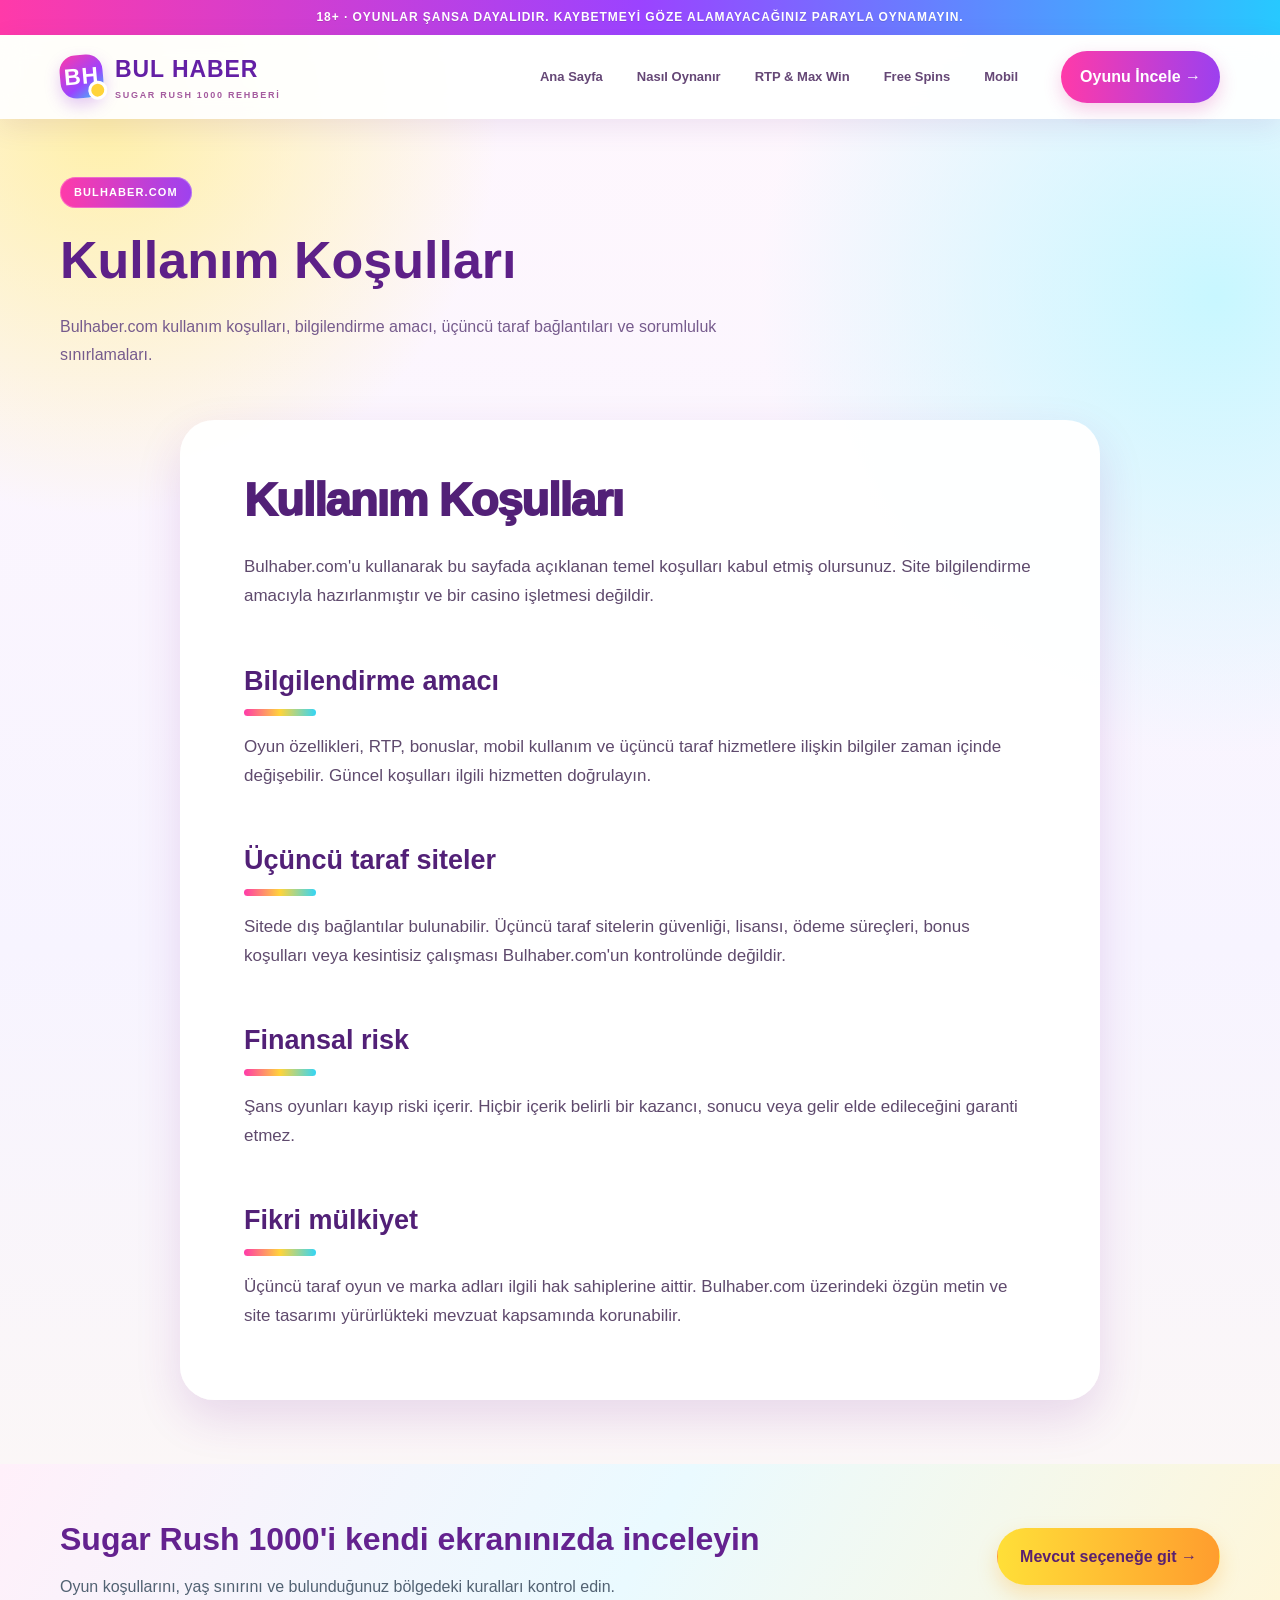
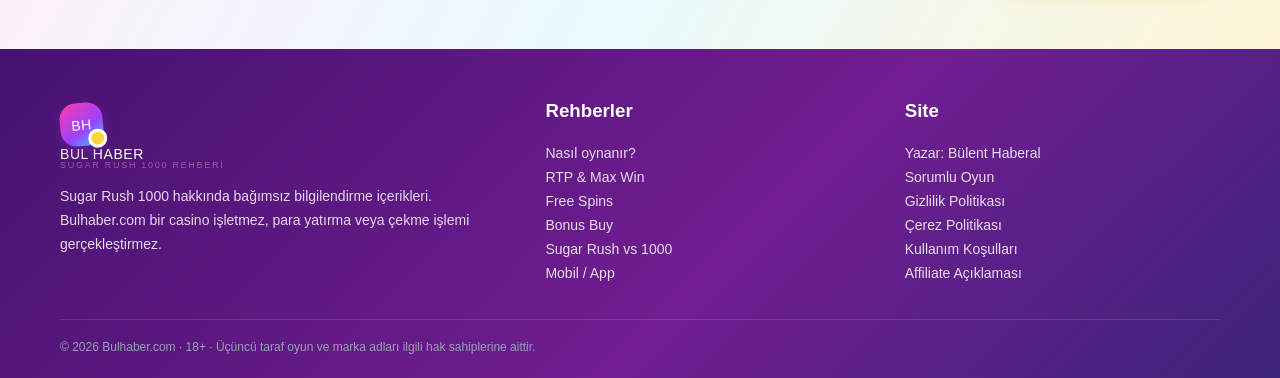
<file: terms/index.html>
<!doctype html><html lang="tr"><head><meta charset="utf-8"><meta name="viewport" content="width=device-width,initial-scale=1"><meta name="google-site-verification" content="w_2lZKJKAQImdapxI91HxqJXmrQn_Uu8EXxJp67fZOU" /><title>Kullanım Koşulları | Bulhaber.com</title><meta name="description" content="Bulhaber.com kullanım koşulları, bilgilendirme amacı, üçüncü taraf bağlantıları ve sorumluluk sınırlamaları."><link rel="canonical" href="https://bulhaber.com/terms/"><meta property="og:type" content="article"><meta property="og:title" content="Kullanım Koşulları | Bulhaber.com"><meta property="og:description" content="Bulhaber.com kullanım koşulları, bilgilendirme amacı, üçüncü taraf bağlantıları ve sorumluluk sınırlamaları."><meta property="og:url" content="https://bulhaber.com/terms/"><meta property="og:image" content="https://bulhaber.com/assets/images/hero.webp"><meta name="twitter:card" content="summary_large_image"><link rel="icon" href="/favicon.svg" type="image/svg+xml"><link rel="stylesheet" href="/assets/style.css"><script type="application/ld+json">{"@context": "https://schema.org", "@type": "WebPage", "name": "Kullanım Koşulları | Bulhaber.com", "description": "Bulhaber.com kullanım koşulları, bilgilendirme amacı, üçüncü taraf bağlantıları ve sorumluluk sınırlamaları.", "url": "https://bulhaber.com/terms/", "inLanguage": "tr-TR", "author": {"@type": "Person", "name": "Bul Haber", "url": "https://bulhaber.com/author/bulent-haberal/"}}</script></head><body><div class="topbar">18+ · Oyunlar şansa dayalıdır. Kaybetmeyi göze alamayacağınız parayla oynamayın.</div><header class="site-header"><div class="wrap nav"><a class="brand" href="/"><span class="brand-mark">BH</span><span>BUL HABER<small>SUGAR RUSH 1000 REHBERİ</small></span></a><nav class="menu"><a href="/">Ana Sayfa</a><a href="/sugar-rush-1000-nasil-oynanir/">Nasıl Oynanır</a><a href="/sugar-rush-1000-rtp-max-win/">RTP &amp; Max Win</a><a href="/sugar-rush-1000-free-spins/">Free Spins</a><a href="/sugar-rush-1000-app/">Mobil</a></nav><a class="nav-cta" href="/info/" rel="nofollow sponsored">Oyunu İncele →</a><button class="hamb" aria-label="Menü">☰</button></div></header><section class="policy-hero"><div class="wrap"><span class="eyebrow">BULHABER.COM</span><h1>Kullanım Koşulları</h1><p>Bulhaber.com kullanım koşulları, bilgilendirme amacı, üçüncü taraf bağlantıları ve sorumluluk sınırlamaları.</p></div></section><main class="main policy"><div class="wrap"><article class="article"><h1>Kullanım Koşulları</h1><p>Bulhaber.com'u kullanarak bu sayfada açıklanan temel koşulları kabul etmiş olursunuz. Site bilgilendirme amacıyla hazırlanmıştır ve bir casino işletmesi değildir.</p><h2>Bilgilendirme amacı</h2><p>Oyun özellikleri, RTP, bonuslar, mobil kullanım ve üçüncü taraf hizmetlere ilişkin bilgiler zaman içinde değişebilir. Güncel koşulları ilgili hizmetten doğrulayın.</p><h2>Üçüncü taraf siteler</h2><p>Sitede dış bağlantılar bulunabilir. Üçüncü taraf sitelerin güvenliği, lisansı, ödeme süreçleri, bonus koşulları veya kesintisiz çalışması Bulhaber.com'un kontrolünde değildir.</p><h2>Finansal risk</h2><p>Şans oyunları kayıp riski içerir. Hiçbir içerik belirli bir kazancı, sonucu veya gelir elde edileceğini garanti etmez.</p><h2>Fikri mülkiyet</h2><p>Üçüncü taraf oyun ve marka adları ilgili hak sahiplerine aittir. Bulhaber.com üzerindeki özgün metin ve site tasarımı yürürlükteki mevzuat kapsamında korunabilir.</p></article></div></main><section class="footer-cta"><div class="wrap"><div><h2>Sugar Rush 1000'i kendi ekranınızda inceleyin</h2><p>Oyun koşullarını, yaş sınırını ve bulunduğunuz bölgedeki kuralları kontrol edin.</p></div><a class="btn btn-primary" href="/info/" rel="nofollow sponsored">Mevcut seçeneğe git →</a></div></section><footer class="site-footer"><div class="wrap"><div class="footer-grid"><div><a class="brand" href="/"><span class="brand-mark">BH</span><span style="color:#fff">BUL HABER<small>SUGAR RUSH 1000 REHBERİ</small></span></a><p style="font-size:14px;max-width:430px">Sugar Rush 1000 hakkında bağımsız bilgilendirme içerikleri. Bulhaber.com bir casino işletmez, para yatırma veya çekme işlemi gerçekleştirmez.</p></div><div><h3>Rehberler</h3><a href="/sugar-rush-1000-nasil-oynanir/">Nasıl oynanır?</a><a href="/sugar-rush-1000-rtp-max-win/">RTP & Max Win</a><a href="/sugar-rush-1000-free-spins/">Free Spins</a><a href="/sugar-rush-1000-bonus-buy/">Bonus Buy</a><a href="/sugar-rush-vs-sugar-rush-1000/">Sugar Rush vs 1000</a><a href="/sugar-rush-1000-app/">Mobil / App</a></div><div><h3>Site</h3><a href="/author/bulent-haberal/">Yazar: Bülent Haberal</a><a href="/responsible-gaming/">Sorumlu Oyun</a><a href="/privacy-policy/">Gizlilik Politikası</a><a href="/cookie-policy/">Çerez Politikası</a><a href="/terms/">Kullanım Koşulları</a><a href="/affiliate-disclosure/">Affiliate Açıklaması</a></div></div><div class="legal">© 2026 Bulhaber.com · 18+ · Üçüncü taraf oyun ve marka adları ilgili hak sahiplerine aittir.</div></div></footer><script src="/assets/site.js"></script></body></html>
</file>
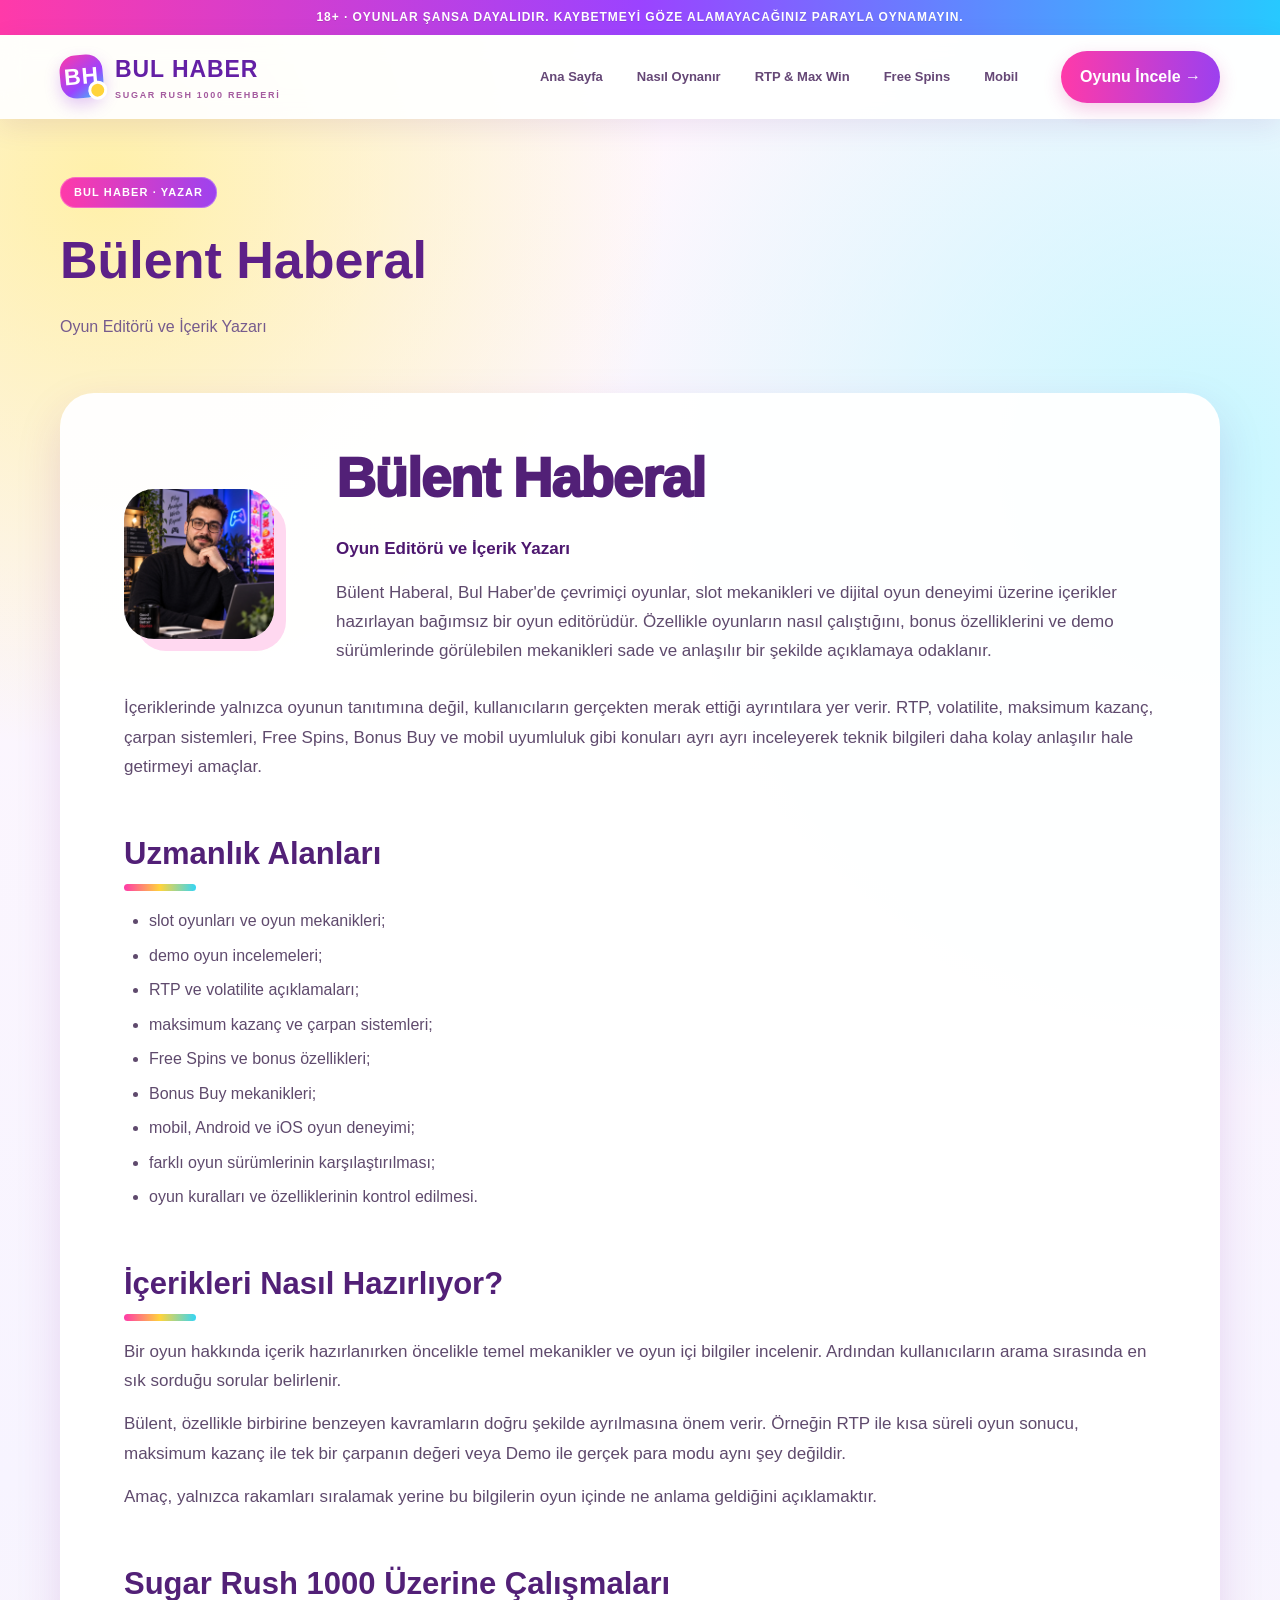
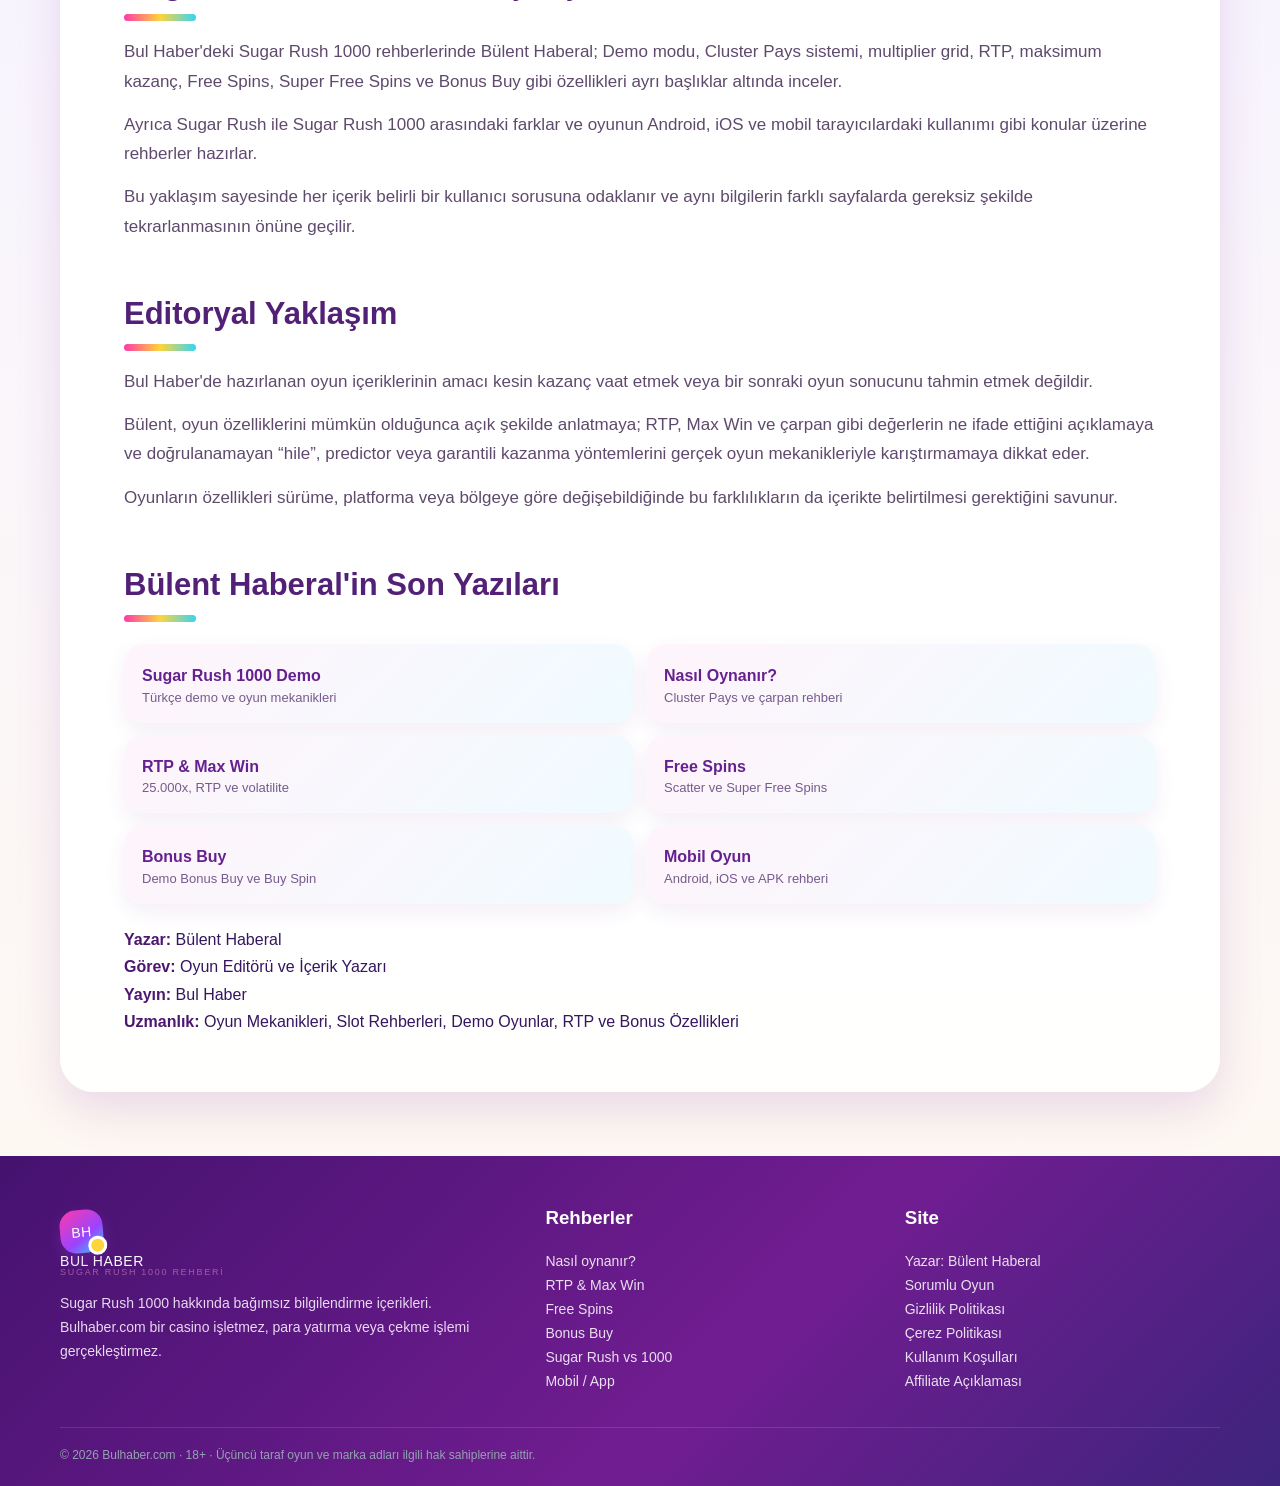
<file: author/bulent-haberal/index.html>
<!doctype html><html lang="tr"><head><meta charset="utf-8"><meta name="viewport" content="width=device-width,initial-scale=1"><meta name="google-site-verification" content="w_2lZKJKAQImdapxI91HxqJXmrQn_Uu8EXxJp67fZOU" /><title>Bülent Haberal – Oyun Editörü ve Yazar | Bul Haber</title><meta name="description" content="Bülent Haberal hakkında bilgi edinin. Bul Haber için oyun mekanikleri, demo sürümleri, RTP, bonus özellikleri ve mobil oyun deneyimi üzerine içerikler hazırlıyor."><link rel="canonical" href="https://bulhaber.com/author/bulent-haberal/"><meta property="og:type" content="article"><meta property="og:title" content="Sugar Rush 1000 Demo Oyna – Ücretsiz Türkçe Demo"><meta property="og:description" content="Sugar Rush 1000 demo ile oyunu ücretsiz deneyin. Türkçe demo, TL, oynanış, ×1024&#x27;e varan çarpanlar, Free Spins ve mobil seçenekler hakkında bilgi edinin."><meta property="og:url" content="https://bulhaber.com/"><meta property="og:image" content="https://bulhaber.com/assets/images/hero.webp"><meta name="twitter:card" content="summary_large_image"><link rel="icon" href="/favicon.svg" type="image/svg+xml"><link rel="stylesheet" href="/assets/style.css"><script type="application/ld+json">{"@context": "https://schema.org", "@type": "Person", "name": "Bülent Haberal", "url": "https://bulhaber.com/author/bulent-haberal/", "image": "https://bulhaber.com/assets/images/author.webp", "jobTitle": "Oyun Editörü ve İçerik Yazarı", "worksFor": {"@type": "Organization", "name": "Bul Haber", "url": "https://bulhaber.com/"}}</script></head><body><div class="topbar">18+ · Oyunlar şansa dayalıdır. Kaybetmeyi göze alamayacağınız parayla oynamayın.</div><header class="site-header"><div class="wrap nav"><a class="brand" href="/"><span class="brand-mark">BH</span><span>BUL HABER<small>SUGAR RUSH 1000 REHBERİ</small></span></a><nav class="menu"><a href="/">Ana Sayfa</a><a href="/sugar-rush-1000-nasil-oynanir/">Nasıl Oynanır</a><a href="/sugar-rush-1000-rtp-max-win/">RTP &amp; Max Win</a><a href="/sugar-rush-1000-free-spins/">Free Spins</a><a href="/sugar-rush-1000-app/">Mobil</a></nav><a class="nav-cta" href="/info/" rel="nofollow sponsored">Oyunu İncele →</a><button class="hamb" aria-label="Menü">☰</button></div></header><section class="policy-hero"><div class="wrap"><span class="eyebrow">BUL HABER · YAZAR</span><h1>Bülent Haberal</h1><p>Oyun Editörü ve İçerik Yazarı</p></div></section><main class="main author-page"><div class="wrap"><article class="article"><div class="profile"><img class="author-photo" src="/assets/images/author.webp" alt="Bülent Haberal" width="150" height="150"><div><h1>Bülent Haberal</h1><p><strong>Oyun Editörü ve İçerik Yazarı</strong></p><p>Bülent Haberal, Bul Haber'de çevrimiçi oyunlar, slot mekanikleri ve dijital oyun deneyimi üzerine içerikler hazırlayan bağımsız bir oyun editörüdür. Özellikle oyunların nasıl çalıştığını, bonus özelliklerini ve demo sürümlerinde görülebilen mekanikleri sade ve anlaşılır bir şekilde açıklamaya odaklanır.</p></div></div>
<p>İçeriklerinde yalnızca oyunun tanıtımına değil, kullanıcıların gerçekten merak ettiği ayrıntılara yer verir. RTP, volatilite, maksimum kazanç, çarpan sistemleri, Free Spins, Bonus Buy ve mobil uyumluluk gibi konuları ayrı ayrı inceleyerek teknik bilgileri daha kolay anlaşılır hale getirmeyi amaçlar.</p>
<h2>Uzmanlık Alanları</h2><ul><li>slot oyunları ve oyun mekanikleri;</li><li>demo oyun incelemeleri;</li><li>RTP ve volatilite açıklamaları;</li><li>maksimum kazanç ve çarpan sistemleri;</li><li>Free Spins ve bonus özellikleri;</li><li>Bonus Buy mekanikleri;</li><li>mobil, Android ve iOS oyun deneyimi;</li><li>farklı oyun sürümlerinin karşılaştırılması;</li><li>oyun kuralları ve özelliklerinin kontrol edilmesi.</li></ul>
<h2>İçerikleri Nasıl Hazırlıyor?</h2><p>Bir oyun hakkında içerik hazırlanırken öncelikle temel mekanikler ve oyun içi bilgiler incelenir. Ardından kullanıcıların arama sırasında en sık sorduğu sorular belirlenir.</p><p>Bülent, özellikle birbirine benzeyen kavramların doğru şekilde ayrılmasına önem verir. Örneğin RTP ile kısa süreli oyun sonucu, maksimum kazanç ile tek bir çarpanın değeri veya Demo ile gerçek para modu aynı şey değildir.</p><p>Amaç, yalnızca rakamları sıralamak yerine bu bilgilerin oyun içinde ne anlama geldiğini açıklamaktır.</p>
<h2>Sugar Rush 1000 Üzerine Çalışmaları</h2><p>Bul Haber'deki Sugar Rush 1000 rehberlerinde Bülent Haberal; Demo modu, Cluster Pays sistemi, multiplier grid, RTP, maksimum kazanç, Free Spins, Super Free Spins ve Bonus Buy gibi özellikleri ayrı başlıklar altında inceler.</p><p>Ayrıca Sugar Rush ile Sugar Rush 1000 arasındaki farklar ve oyunun Android, iOS ve mobil tarayıcılardaki kullanımı gibi konular üzerine rehberler hazırlar.</p><p>Bu yaklaşım sayesinde her içerik belirli bir kullanıcı sorusuna odaklanır ve aynı bilgilerin farklı sayfalarda gereksiz şekilde tekrarlanmasının önüne geçilir.</p>
<h2>Editoryal Yaklaşım</h2><p>Bul Haber'de hazırlanan oyun içeriklerinin amacı kesin kazanç vaat etmek veya bir sonraki oyun sonucunu tahmin etmek değildir.</p><p>Bülent, oyun özelliklerini mümkün olduğunca açık şekilde anlatmaya; RTP, Max Win ve çarpan gibi değerlerin ne ifade ettiğini açıklamaya ve doğrulanamayan “hile”, predictor veya garantili kazanma yöntemlerini gerçek oyun mekanikleriyle karıştırmamaya dikkat eder.</p><p>Oyunların özellikleri sürüme, platforma veya bölgeye göre değişebildiğinde bu farklılıkların da içerikte belirtilmesi gerektiğini savunur.</p>
<h2>Bülent Haberal'in Son Yazıları</h2><div class="post-grid"><a class="post-card" href="/"><b>Sugar Rush 1000 Demo</b><span>Türkçe demo ve oyun mekanikleri</span></a><a class="post-card" href="/sugar-rush-1000-nasil-oynanir/"><b>Nasıl Oynanır?</b><span>Cluster Pays ve çarpan rehberi</span></a><a class="post-card" href="/sugar-rush-1000-rtp-max-win/"><b>RTP & Max Win</b><span>25.000x, RTP ve volatilite</span></a><a class="post-card" href="/sugar-rush-1000-free-spins/"><b>Free Spins</b><span>Scatter ve Super Free Spins</span></a><a class="post-card" href="/sugar-rush-1000-bonus-buy/"><b>Bonus Buy</b><span>Demo Bonus Buy ve Buy Spin</span></a><a class="post-card" href="/sugar-rush-1000-app/"><b>Mobil Oyun</b><span>Android, iOS ve APK rehberi</span></a></div>
<div class="author-meta"><strong>Yazar:</strong> Bülent Haberal<br><strong>Görev:</strong> Oyun Editörü ve İçerik Yazarı<br><strong>Yayın:</strong> Bul Haber<br><strong>Uzmanlık:</strong> Oyun Mekanikleri, Slot Rehberleri, Demo Oyunlar, RTP ve Bonus Özellikleri</div></article></div></main><footer class="site-footer"><div class="wrap"><div class="footer-grid"><div><a class="brand" href="/"><span class="brand-mark">BH</span><span style="color:#fff">BUL HABER<small>SUGAR RUSH 1000 REHBERİ</small></span></a><p style="font-size:14px;max-width:430px">Sugar Rush 1000 hakkında bağımsız bilgilendirme içerikleri. Bulhaber.com bir casino işletmez, para yatırma veya çekme işlemi gerçekleştirmez.</p></div><div><h3>Rehberler</h3><a href="/sugar-rush-1000-nasil-oynanir/">Nasıl oynanır?</a><a href="/sugar-rush-1000-rtp-max-win/">RTP & Max Win</a><a href="/sugar-rush-1000-free-spins/">Free Spins</a><a href="/sugar-rush-1000-bonus-buy/">Bonus Buy</a><a href="/sugar-rush-vs-sugar-rush-1000/">Sugar Rush vs 1000</a><a href="/sugar-rush-1000-app/">Mobil / App</a></div><div><h3>Site</h3><a href="/author/bulent-haberal/">Yazar: Bülent Haberal</a><a href="/responsible-gaming/">Sorumlu Oyun</a><a href="/privacy-policy/">Gizlilik Politikası</a><a href="/cookie-policy/">Çerez Politikası</a><a href="/terms/">Kullanım Koşulları</a><a href="/affiliate-disclosure/">Affiliate Açıklaması</a></div></div><div class="legal">© 2026 Bulhaber.com · 18+ · Üçüncü taraf oyun ve marka adları ilgili hak sahiplerine aittir.</div></div></footer><script src="/assets/site.js"></script></body></html>
</file>
<file: assets/style.css>
:root{--ink:#152238;--muted:#647186;--paper:#f3f6f8;--card:#fff;--navy:#101c2d;--navy2:#192a40;--teal:#00a59a;--mint:#dff5ef;--amber:#f0b84b;--line:#dce3e8;--shadow:0 14px 36px rgba(20,35,55,.09);--radius:10px;--max:1160px}
*{box-sizing:border-box}html{scroll-behavior:smooth}body{margin:0;font-family:Georgia,"Times New Roman",serif;color:var(--ink);background:var(--paper);line-height:1.72}a{color:inherit}.wrap{width:min(var(--max),calc(100% - 48px));margin:auto}.topbar{background:var(--teal);color:#fff;font:700 12px/1.4 Arial,sans-serif;letter-spacing:.12em;text-transform:uppercase;text-align:center;padding:8px 16px}.site-header{position:sticky;top:0;z-index:50;background:#fff;border-bottom:3px solid var(--navy)}.nav{min-height:82px;display:flex;align-items:center;gap:32px}.brand{display:flex;align-items:center;gap:12px;text-decoration:none;font-family:Arial,sans-serif;font-weight:900;font-size:22px;letter-spacing:.04em}.brand-mark{width:43px;height:43px;background:var(--navy);display:grid;place-items:center;color:#fff;border-radius:2px;position:relative}.brand-mark:after{content:"";position:absolute;width:10px;height:10px;background:var(--teal);right:-4px;bottom:-4px}.brand small{display:block;font-size:9px;letter-spacing:.19em;color:#7d8795;margin-top:-2px}.menu{display:flex;gap:24px;margin-left:auto;align-items:center;font-family:Arial,sans-serif}.menu a{text-decoration:none;font-size:13px;font-weight:700;color:#354358}.menu a:hover{color:var(--teal)}.nav-cta,.btn{display:inline-flex;align-items:center;justify-content:center;text-decoration:none;font-family:Arial,sans-serif;font-weight:800;transition:.18s}.nav-cta{padding:11px 16px;background:var(--navy);color:#fff!important;border-radius:2px}.hamb{display:none;background:none;border:0;font-size:26px;color:var(--ink)}
.hero{padding:30px 0 10px}.hero-shell{position:relative;min-height:540px;overflow:hidden;background:#17243a;box-shadow:var(--shadow);border-radius:4px}.hero-shell img{position:absolute;inset:0;width:100%;height:100%;object-fit:cover;object-position:center}.hero-overlay{position:absolute;inset:0;background:linear-gradient(90deg,rgba(11,24,41,.95) 0%,rgba(11,24,41,.84) 42%,rgba(11,24,41,.12) 73%,transparent 100%)}.hero-copy{position:relative;z-index:2;max-width:660px;padding:82px 64px;color:#fff}.eyebrow{display:inline-flex;align-items:center;font:800 11px/1.2 Arial,sans-serif;letter-spacing:.18em;text-transform:uppercase;color:#79ded5;border-left:4px solid var(--teal);padding-left:10px}.hero h1{font-size:clamp(42px,5vw,68px);line-height:1.01;letter-spacing:-2px;margin:16px 0 20px;font-weight:700}.hero p{font-size:18px;max-width:580px;color:#e6edf3}.actions{display:flex;gap:10px;flex-wrap:wrap;margin-top:28px}.btn{padding:13px 19px;border:1px solid transparent;border-radius:2px}.btn-primary{background:var(--teal);color:#fff}.btn-secondary{background:transparent;border-color:#93a1b1;color:#fff}.game-stamp{position:absolute;right:0;bottom:0;z-index:2;background:#fff;color:var(--navy);padding:12px 20px;font:900 13px Arial,sans-serif;border-top:4px solid var(--amber)}.game-stamp span{color:var(--teal)}
.quick{padding:20px 0 4px}.quick-grid{display:grid;grid-template-columns:repeat(4,1fr);gap:1px;background:var(--line);border:1px solid var(--line)}.quick-card{background:#fff;padding:19px 20px}.quick-card b{display:block;font:900 19px Arial,sans-serif;color:var(--navy)}.quick-card span{font:12px Arial,sans-serif;color:var(--muted)}
.main{padding:26px 0 64px}.toc{background:#eaf1f3;border-left:5px solid var(--teal);padding:22px 26px;margin-bottom:28px}.toc-head{display:flex;align-items:center;justify-content:space-between;gap:20px;margin-bottom:12px}.toc h2{font:900 16px Arial,sans-serif;margin:0;text-transform:uppercase;letter-spacing:.06em}.toc ol{columns:2;column-gap:36px;margin:0;padding-left:20px}.toc li{break-inside:avoid;margin:5px 0}.toc a{text-decoration:none;color:#45556a;font:14px Arial,sans-serif}.toc a:hover{color:var(--teal)}
.article{background:#fff;border-top:5px solid var(--navy);box-shadow:var(--shadow);padding:52px 64px;overflow:hidden}.article h1{font-size:clamp(36px,4.5vw,55px);line-height:1.08;letter-spacing:-1.4px;margin:0 0 26px}.article h2{font-size:31px;line-height:1.2;margin:54px 0 16px;scroll-margin-top:110px}.article h2:after{content:"";display:block;width:38px;height:4px;background:var(--teal);margin-top:12px}.article h3{font-size:21px;margin:30px 0 8px;scroll-margin-top:110px}.article p{font-size:17px;color:#3f4b5c;margin:14px 0}.article ul,.article ol{padding-left:25px}.article li{margin:7px 0;color:#3f4b5c}.article strong{color:#17243a}.table-wrap{overflow:auto;margin:28px 0;border:1px solid var(--line)}.article table{border-collapse:collapse;width:100%;min-width:620px;background:#fff}.article th{background:var(--navy);color:#fff;text-align:left;font-family:Arial,sans-serif}.article th,.article td{padding:13px 15px;border-bottom:1px solid var(--line)}.article tr:nth-child(even) td{background:#f5f8f9}
.media{margin:36px -18px;border-radius:0;overflow:hidden;position:relative;background:#e9eef0;box-shadow:none;border:0}.media img{display:block;width:100%;height:auto;object-fit:contain}.media-label{position:absolute;left:0;bottom:0;padding:10px 14px;background:var(--navy);color:#fff;font:900 13px Arial,sans-serif}.media-label span{color:#7ee0d8}.cta-strip{margin:40px 0;padding:30px 32px;border-left:6px solid var(--teal);background:var(--navy);color:#fff;display:flex;align-items:center;justify-content:space-between;gap:24px}.cta-strip h3{margin:0 0 5px;color:#fff}.cta-strip p{margin:0;color:#cad4df;font-size:14px}.cta-strip .btn{white-space:nowrap;background:var(--teal);color:#fff}.author-box{display:flex;gap:20px;align-items:center;margin-top:44px;padding:24px 0;border-top:1px solid var(--line);border-bottom:1px solid var(--line)}.avatar{width:68px;height:68px;border-radius:50%;display:grid;place-items:center;background:var(--navy);color:#fff;font:900 24px Arial,sans-serif;flex:0 0 auto}.author-box h3{margin:0 0 4px}.author-box p{margin:0;font-size:14px}.author-box a{color:var(--teal);font-weight:800}
.footer-cta{padding:48px 0;background:#dcebe9;color:var(--navy);border-top:1px solid #c7dcda}.footer-cta .wrap{display:flex;align-items:center;justify-content:space-between;gap:30px}.footer-cta h2{font-size:32px;margin:0}.footer-cta p{color:#526273;margin:6px 0 0}.site-footer{background:var(--navy);color:#bfc9d3;padding:46px 0 24px}.footer-grid{display:grid;grid-template-columns:1.4fr 1fr 1fr;gap:44px}.site-footer h3{color:#fff;margin-top:0;font-family:Arial,sans-serif}.site-footer a{display:block;color:#c5ced7;text-decoration:none;margin:8px 0;font:14px Arial,sans-serif}.site-footer a:hover{color:#70d9d0}.legal{border-top:1px solid rgba(255,255,255,.12);margin-top:30px;padding-top:20px;font:12px Arial,sans-serif;color:#94a2b0}.policy .article{max-width:920px;margin:auto}.policy .article h1{font-size:46px}.policy .article h2{font-size:27px}.policy-hero{padding:58px 0 24px;text-align:left}.policy-hero .eyebrow{color:var(--teal)}.policy-hero h1{font-size:52px;margin:8px 0}.policy-hero p{color:var(--muted);max-width:700px;margin:0}.author-page .profile{display:grid;grid-template-columns:180px 1fr;gap:32px;align-items:center}.author-page .avatar{width:150px;height:150px;font-size:52px}.author-photo{width:150px;height:150px;object-fit:cover;border-radius:3px;box-shadow:10px 10px 0 #dcebe9}.post-grid{display:grid;grid-template-columns:repeat(2,1fr);gap:12px;margin:22px 0}.post-card{display:flex;flex-direction:column;text-decoration:none;padding:18px;border:1px solid var(--line);border-left:4px solid var(--teal);background:#f7f9fa}.post-card b{color:var(--navy)}.post-card span{font:13px Arial,sans-serif;color:var(--muted)}
@media(max-width:900px){.menu{display:none;position:absolute;left:24px;right:24px;top:76px;background:#fff;border:1px solid var(--line);padding:18px;box-shadow:var(--shadow);flex-direction:column;align-items:stretch}.menu.open{display:flex}.hamb{display:block;margin-left:auto}.nav-cta{display:none}.hero-shell{min-height:610px}.hero-overlay{background:linear-gradient(180deg,rgba(11,24,41,.25),rgba(11,24,41,.9) 65%,#0b1829)}.hero-copy{padding:320px 30px 36px;max-width:none}.game-stamp{top:0;bottom:auto;right:0}.quick-grid{grid-template-columns:1fr 1fr}.article{padding:38px 30px}.toc ol{columns:1}.footer-grid{grid-template-columns:1fr 1fr}.footer-grid>div:first-child{grid-column:1/-1}.footer-cta .wrap{display:block}.footer-cta .btn{margin-top:20px}.author-page .profile{grid-template-columns:1fr;text-align:center}.author-page .author-photo,.author-page .avatar{margin:auto}}
@media(max-width:560px){.wrap{width:min(var(--max),calc(100% - 24px))}.nav{min-height:68px}.brand{font-size:18px}.brand-mark{width:36px;height:36px}.hero{padding-top:12px}.hero-shell{min-height:570px}.hero-copy{padding:285px 20px 28px}.hero h1{font-size:39px;letter-spacing:-1.3px}.hero p{font-size:16px}.actions .btn{width:100%}.quick-grid{grid-template-columns:1fr 1fr}.quick-card{padding:14px}.article{padding:30px 19px}.article h1{font-size:35px}.article h2{font-size:26px}.article p{font-size:16px}.cta-strip{display:block;padding:24px}.cta-strip .btn{margin-top:16px;width:100%}.media{margin:28px 0}.footer-grid{grid-template-columns:1fr}.footer-grid>div:first-child{grid-column:auto}.policy-hero h1{font-size:40px}.policy .article h1{font-size:36px}}

/* 2026 candy-pop redesign: playful, rounded, distinct */
:root{--ink:#35165f;--muted:#765b8d;--paper:#fff4fc;--card:#fff;--navy:#6120a8;--navy2:#8b2ee8;--teal:#ff3aa9;--mint:#e8fbff;--amber:#ffd43b;--line:#f1c8ea;--shadow:0 18px 45px rgba(129,38,160,.15);--radius:28px}
body{font-family:Arial,"Helvetica Neue",sans-serif;background:radial-gradient(circle at 8% 6%,#fff0a9 0,transparent 18%),radial-gradient(circle at 95% 15%,#c8f7ff 0,transparent 22%),linear-gradient(180deg,#fff7fd,#f7f4ff 48%,#fff9ef);color:var(--ink)}
.topbar{background:linear-gradient(90deg,#ff3aa9,#9b43ff,#27c9ff);font-weight:900;letter-spacing:.08em;padding:9px 16px;text-shadow:0 1px 0 rgba(0,0,0,.12)}
.site-header{background:rgba(255,255,255,.93);border:0;box-shadow:0 8px 28px rgba(99,35,140,.1);backdrop-filter:blur(12px)}
.nav{min-height:84px}.brand{font-size:23px;color:#6420a5}.brand-mark{border-radius:16px;background:linear-gradient(145deg,#ff3aa9,#9b43ff 60%,#31cdf3);box-shadow:0 7px 16px rgba(157,57,221,.28);transform:rotate(-5deg)}.brand-mark:after{width:13px;height:13px;border-radius:50%;background:#ffd43b;right:-3px;bottom:-3px;border:3px solid white}.brand small{color:#a45a9e}.menu{gap:12px}.menu a{padding:9px 11px;border-radius:999px;color:#654776}.menu a:hover{background:#fff0fa;color:#ef2a9b}.nav-cta{border-radius:999px;background:linear-gradient(90deg,#ff3aa9,#9c40ef);box-shadow:0 7px 18px rgba(221,49,159,.24);padding:12px 19px}
.hero{padding:28px 0 12px}.hero-shell{min-height:565px;border-radius:38px;box-shadow:0 24px 60px rgba(119,35,166,.22);border:6px solid #fff;overflow:hidden}.hero-shell:after{content:"";position:absolute;inset:auto -7% -30% auto;width:440px;height:440px;border-radius:50%;background:radial-gradient(circle,rgba(255,212,59,.28),transparent 68%);z-index:1;pointer-events:none}.hero-overlay{background:linear-gradient(90deg,rgba(73,15,122,.88) 0%,rgba(112,25,158,.68) 38%,rgba(240,58,169,.18) 68%,transparent 100%)}.hero-copy{padding:76px 62px}.eyebrow{border:0;background:rgba(255,255,255,.18);color:#fff;border-radius:999px;padding:9px 14px;letter-spacing:.1em;box-shadow:inset 0 0 0 1px rgba(255,255,255,.25)}.hero h1{font-family:Arial,sans-serif;font-weight:1000;letter-spacing:-2.8px;text-shadow:0 4px 20px rgba(63,8,96,.3)}.hero p{color:#fff7ff;font-weight:600}.btn{border-radius:999px;padding:14px 22px}.btn-primary{background:linear-gradient(90deg,#ffdf38,#ff9d2e);color:#5a206f;box-shadow:0 9px 20px rgba(255,174,40,.28)}.btn-secondary{background:rgba(255,255,255,.16);border:2px solid rgba(255,255,255,.65);color:#fff}.game-stamp{right:22px;bottom:20px;border:0;border-radius:999px;padding:12px 19px;background:rgba(255,255,255,.92);color:#6a239c;box-shadow:0 8px 20px rgba(91,22,126,.18)}.game-stamp span{color:#ff2c9b}
.quick{padding:22px 0 8px}.quick-grid{gap:14px;background:transparent;border:0}.quick-card{border-radius:22px;border:2px solid #fff;background:linear-gradient(145deg,#fff,#fff2fb);box-shadow:0 10px 26px rgba(136,47,153,.09);padding:20px}.quick-card:nth-child(2n){background:linear-gradient(145deg,#fff,#eefcff)}.quick-card b{color:#7627ad}.quick-card span{color:#80648e}
.main{padding-top:28px}.toc{border:0;border-radius:26px;background:linear-gradient(135deg,#fff0fa,#eefbff);box-shadow:var(--shadow);padding:24px 28px}.toc h2{color:#7025a6}.toc a:hover{color:#f02b9c}.article{border:0;border-radius:34px;box-shadow:var(--shadow);padding:56px 64px;background:rgba(255,255,255,.96)}.article h1,.article h2,.article h3{font-family:Arial,sans-serif;color:#522077}.article h1{font-weight:950}.article h2{font-weight:900}.article h2:after{width:72px;height:7px;border-radius:999px;background:linear-gradient(90deg,#ff3aa9,#ffd43b,#34d5f5)}.article p,.article li{color:#5f4a6d}.article strong{color:#4d176f}.table-wrap{border:0;border-radius:22px;box-shadow:0 8px 22px rgba(108,40,135,.08)}.article th{background:linear-gradient(90deg,#7928b5,#e331a2);color:#fff}.article tr:nth-child(even) td{background:#fff6fc}.media{margin:38px 0;border-radius:30px;box-shadow:0 15px 34px rgba(107,33,145,.16);border:5px solid #fff}.media-label{left:16px;bottom:16px;border-radius:999px;background:rgba(89,22,123,.88);padding:10px 16px}.media-label span{color:#ffd43b}.cta-strip{border:0;border-radius:28px;background:linear-gradient(120deg,#6f25b0,#bd32d2 55%,#ff3a9f);box-shadow:0 16px 34px rgba(127,39,174,.2);padding:31px 34px;position:relative;overflow:hidden}.cta-strip:after{content:"★";position:absolute;right:22%;top:-34px;font-size:120px;color:rgba(255,255,255,.08);transform:rotate(18deg)}.cta-strip p{color:#fff1fb}.cta-strip .btn{background:linear-gradient(90deg,#ffdd38,#ff9c31);color:#56206d;position:relative;z-index:2}.author-box{border:0;border-radius:26px;padding:22px;background:linear-gradient(135deg,#fff4fb,#f0fbff);box-shadow:0 9px 25px rgba(105,42,135,.08)}.avatar{background:linear-gradient(145deg,#ff3aa9,#8c3bf0);box-shadow:0 8px 18px rgba(151,47,196,.2)}.author-box a{color:#e42b99}
.footer-cta{background:linear-gradient(120deg,#fff0fa,#eafaff,#fff6d8);border:0}.footer-cta h2{color:#64228f}.site-footer{background:linear-gradient(135deg,#45126f,#711d91 58%,#3d247c);color:#e8d9f0}.site-footer a{color:#eadff0}.site-footer a:hover{color:#ffd43b}.policy-hero .eyebrow{color:#fff;background:linear-gradient(90deg,#ff3aa9,#9d42ef)}.policy-hero h1{color:#5d2088}.author-photo{border-radius:30px;box-shadow:12px 12px 0 #ffd8f0}.post-card{border:0;border-radius:20px;border-left:0;background:linear-gradient(135deg,#fff4fb,#f0fbff);box-shadow:0 8px 20px rgba(109,39,140,.08);transition:.2s}.post-card:hover{transform:translateY(-3px);box-shadow:0 12px 26px rgba(109,39,140,.14)}.post-card b{color:#65218f}
@media(max-width:900px){.menu{border:0;border-radius:24px;box-shadow:0 16px 35px rgba(91,28,124,.18)}.hero-shell{border-radius:28px}.hero-overlay{background:linear-gradient(180deg,rgba(78,18,117,.1),rgba(86,20,120,.88) 63%,#591675)}.game-stamp{top:18px;right:18px}.article{border-radius:28px}}
@media(max-width:560px){.hero-shell{border-radius:24px;border-width:4px}.hero h1{font-size:40px}.quick-grid{gap:9px}.quick-card{border-radius:17px}.article{border-radius:24px;padding:31px 20px}.toc{border-radius:21px}.cta-strip{border-radius:23px}.media{border-radius:22px}}
</file>
